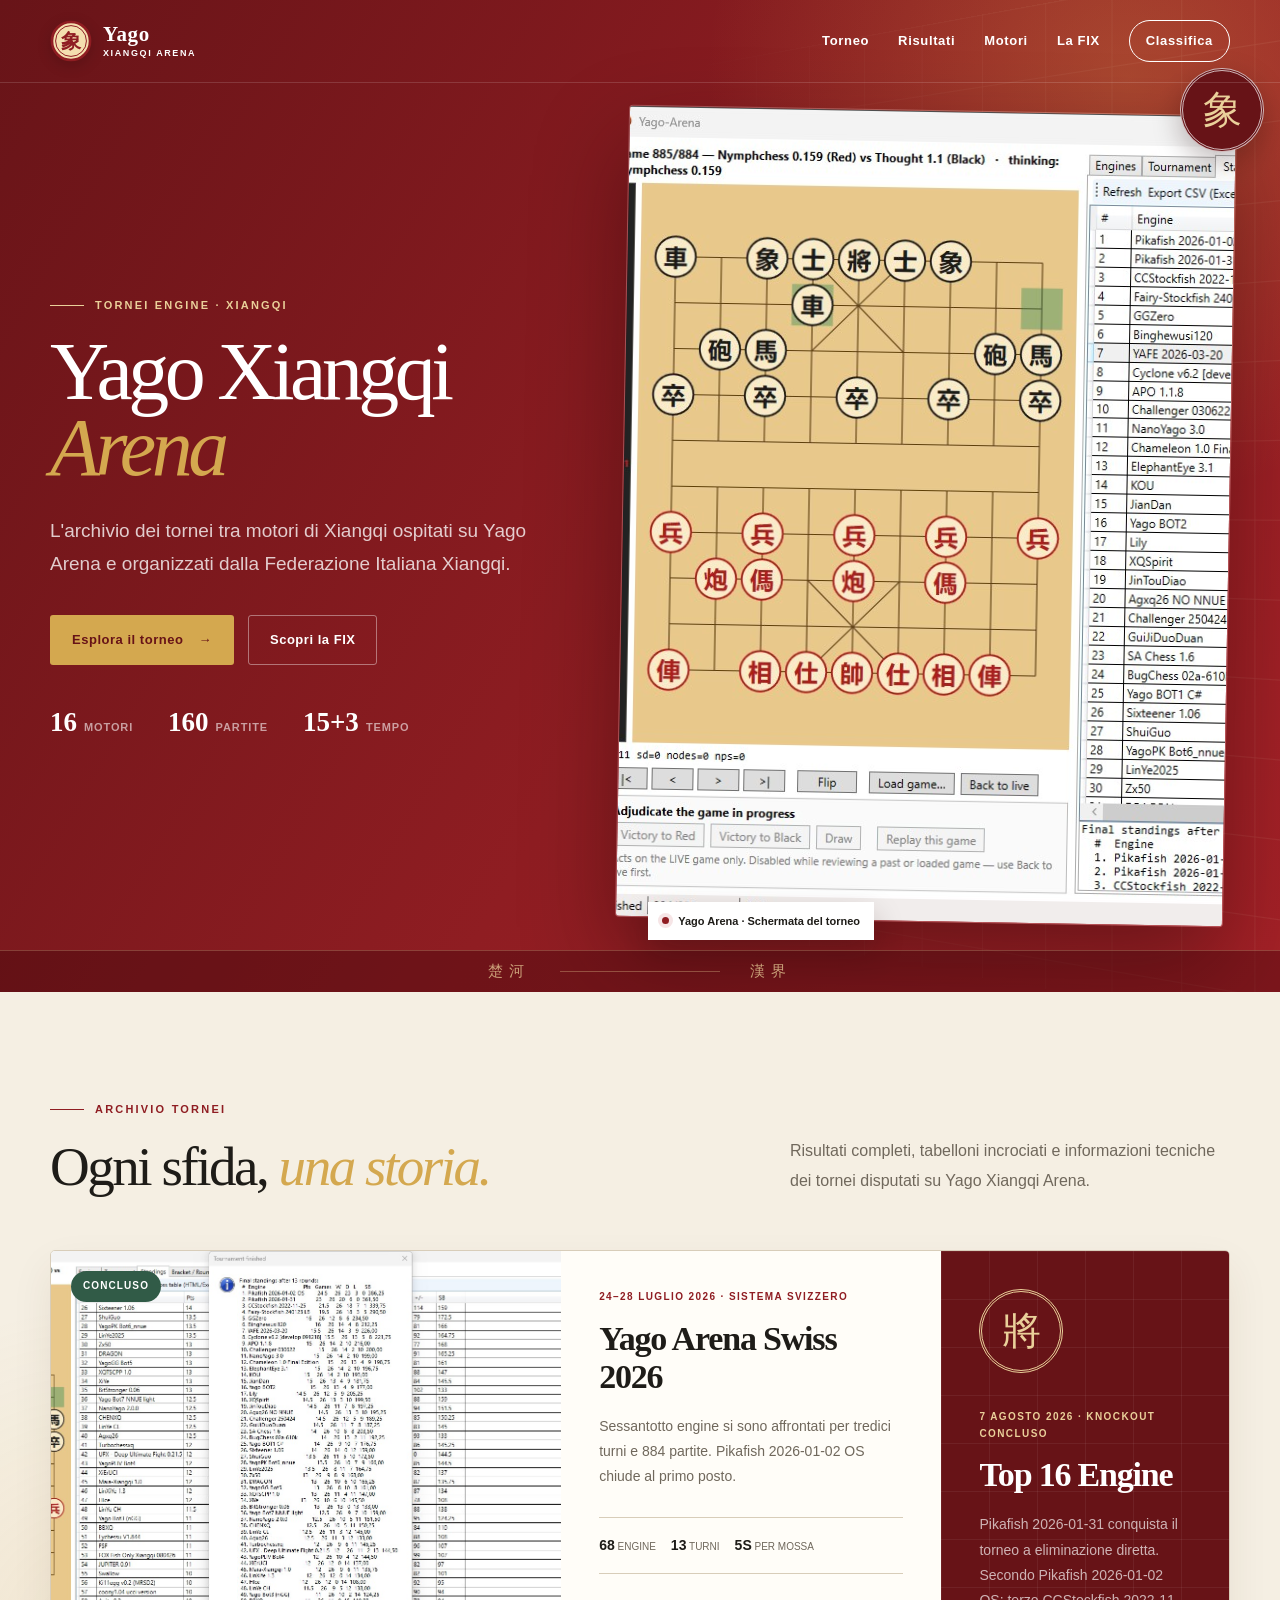
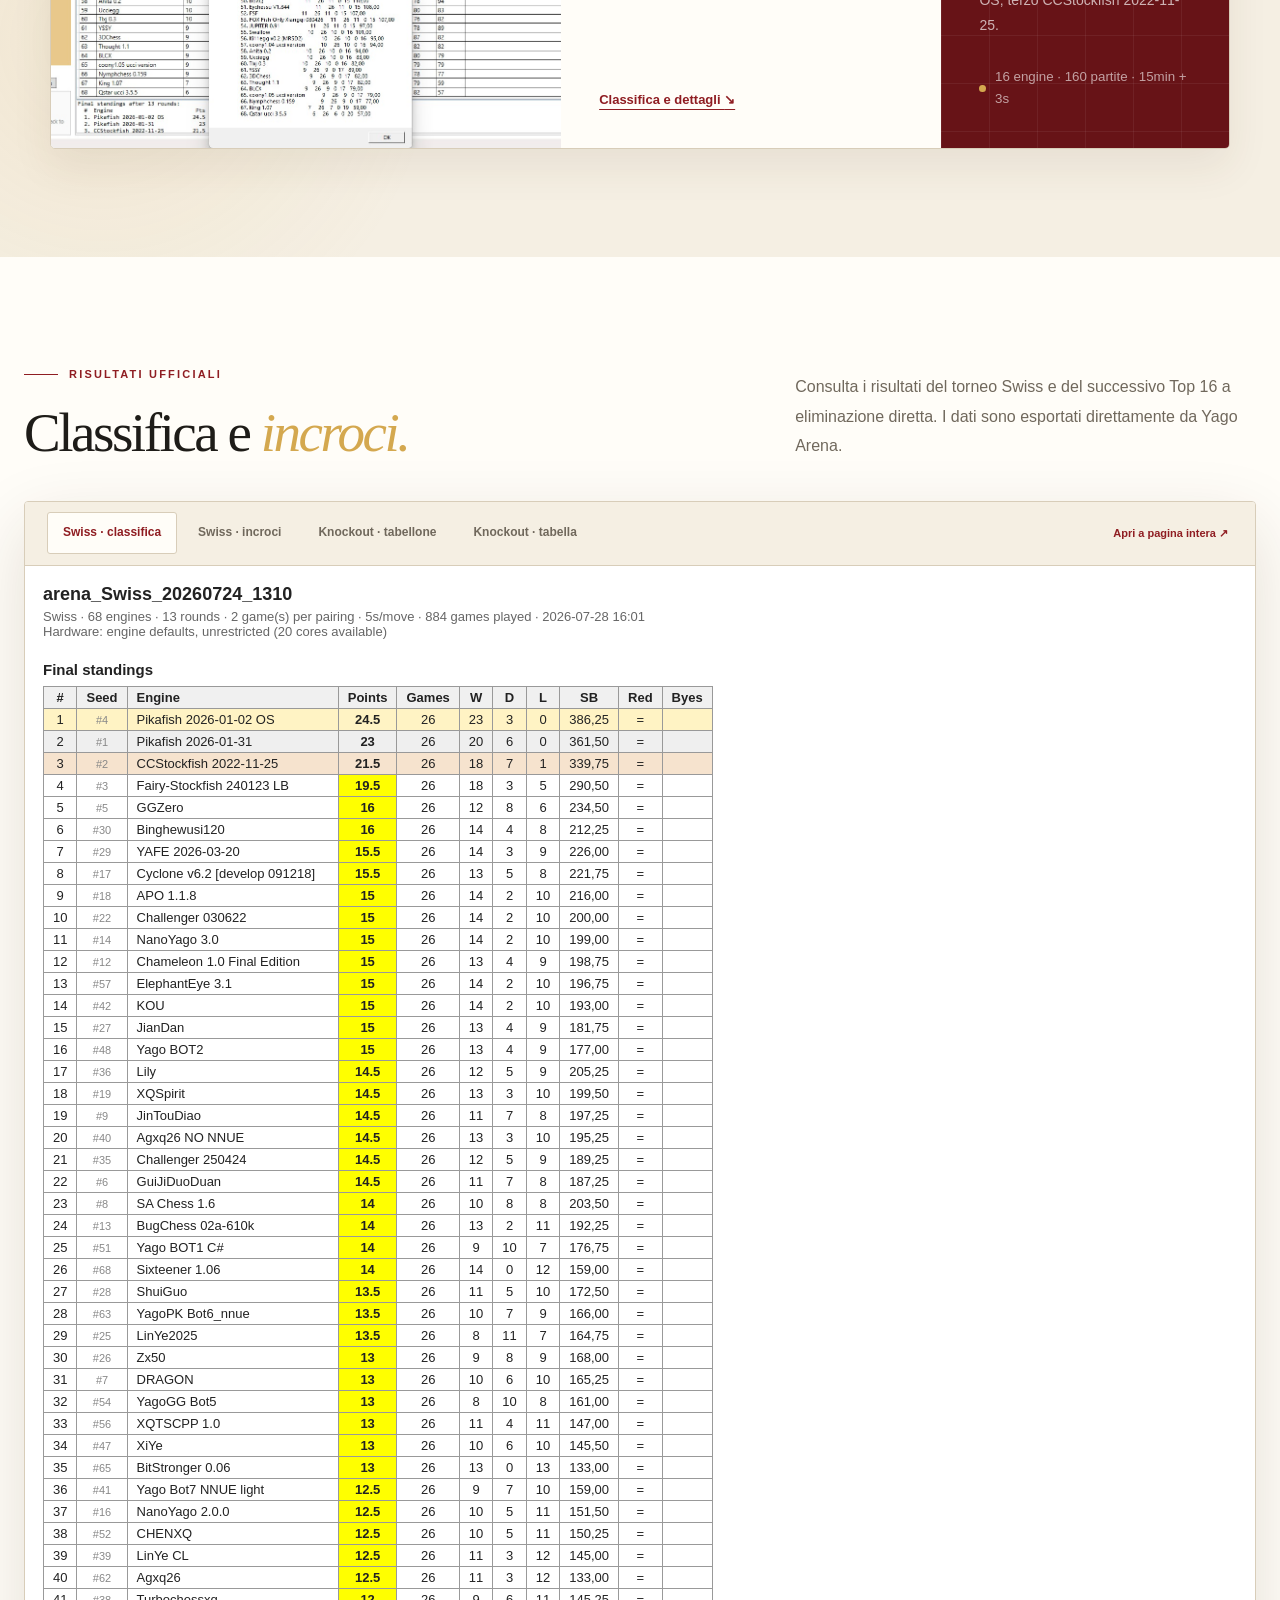
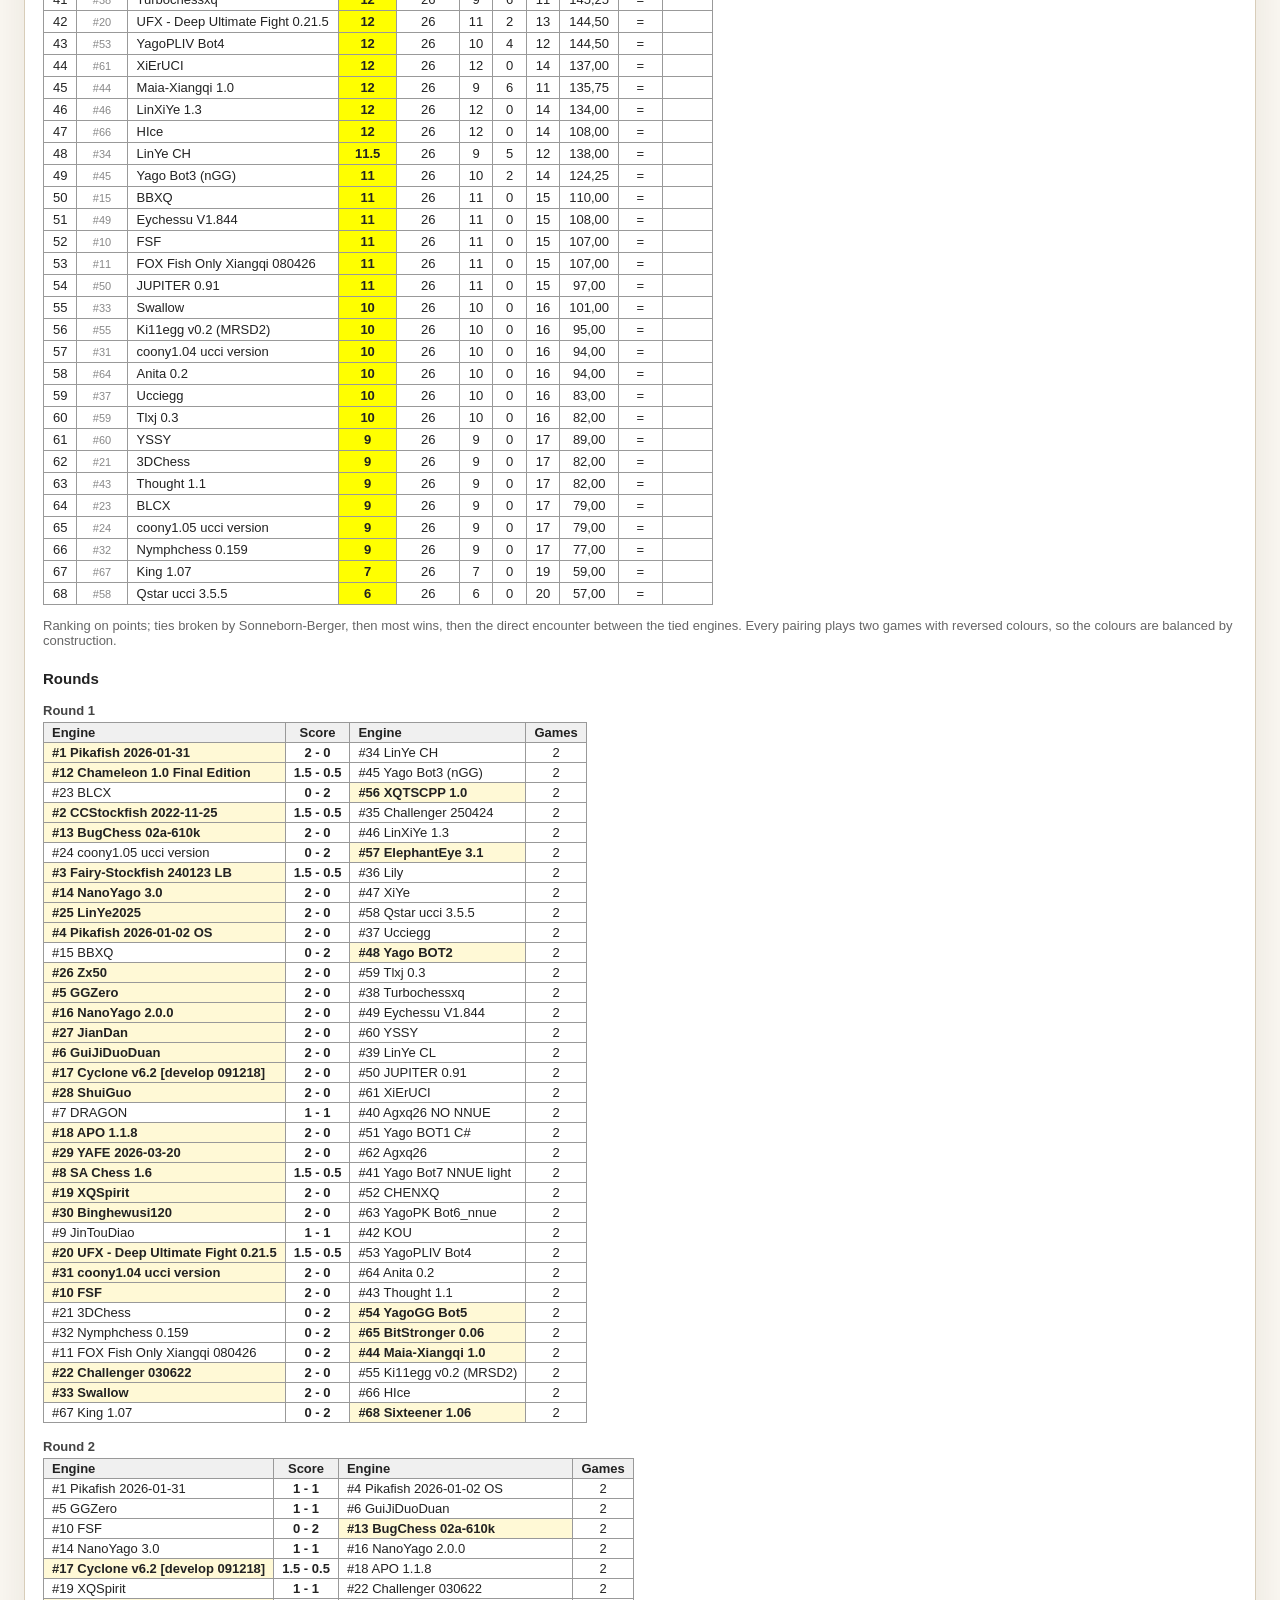
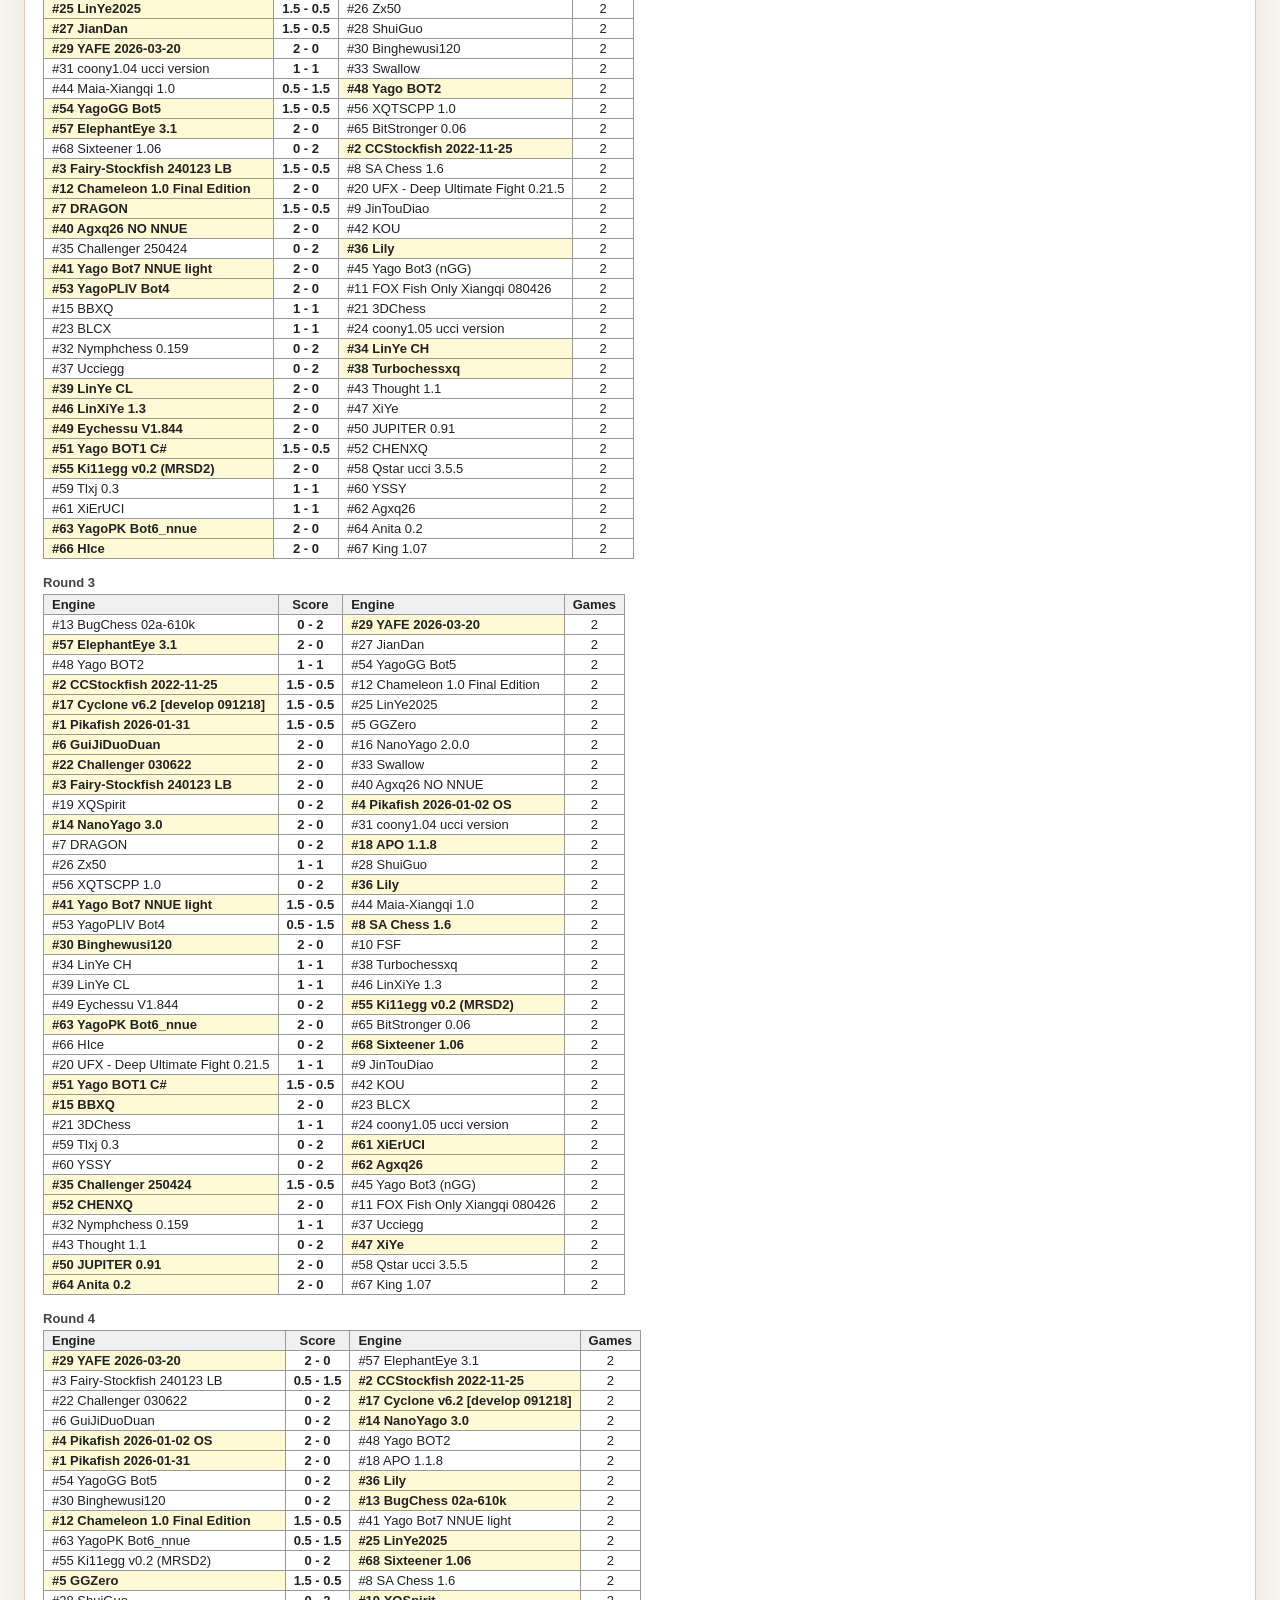
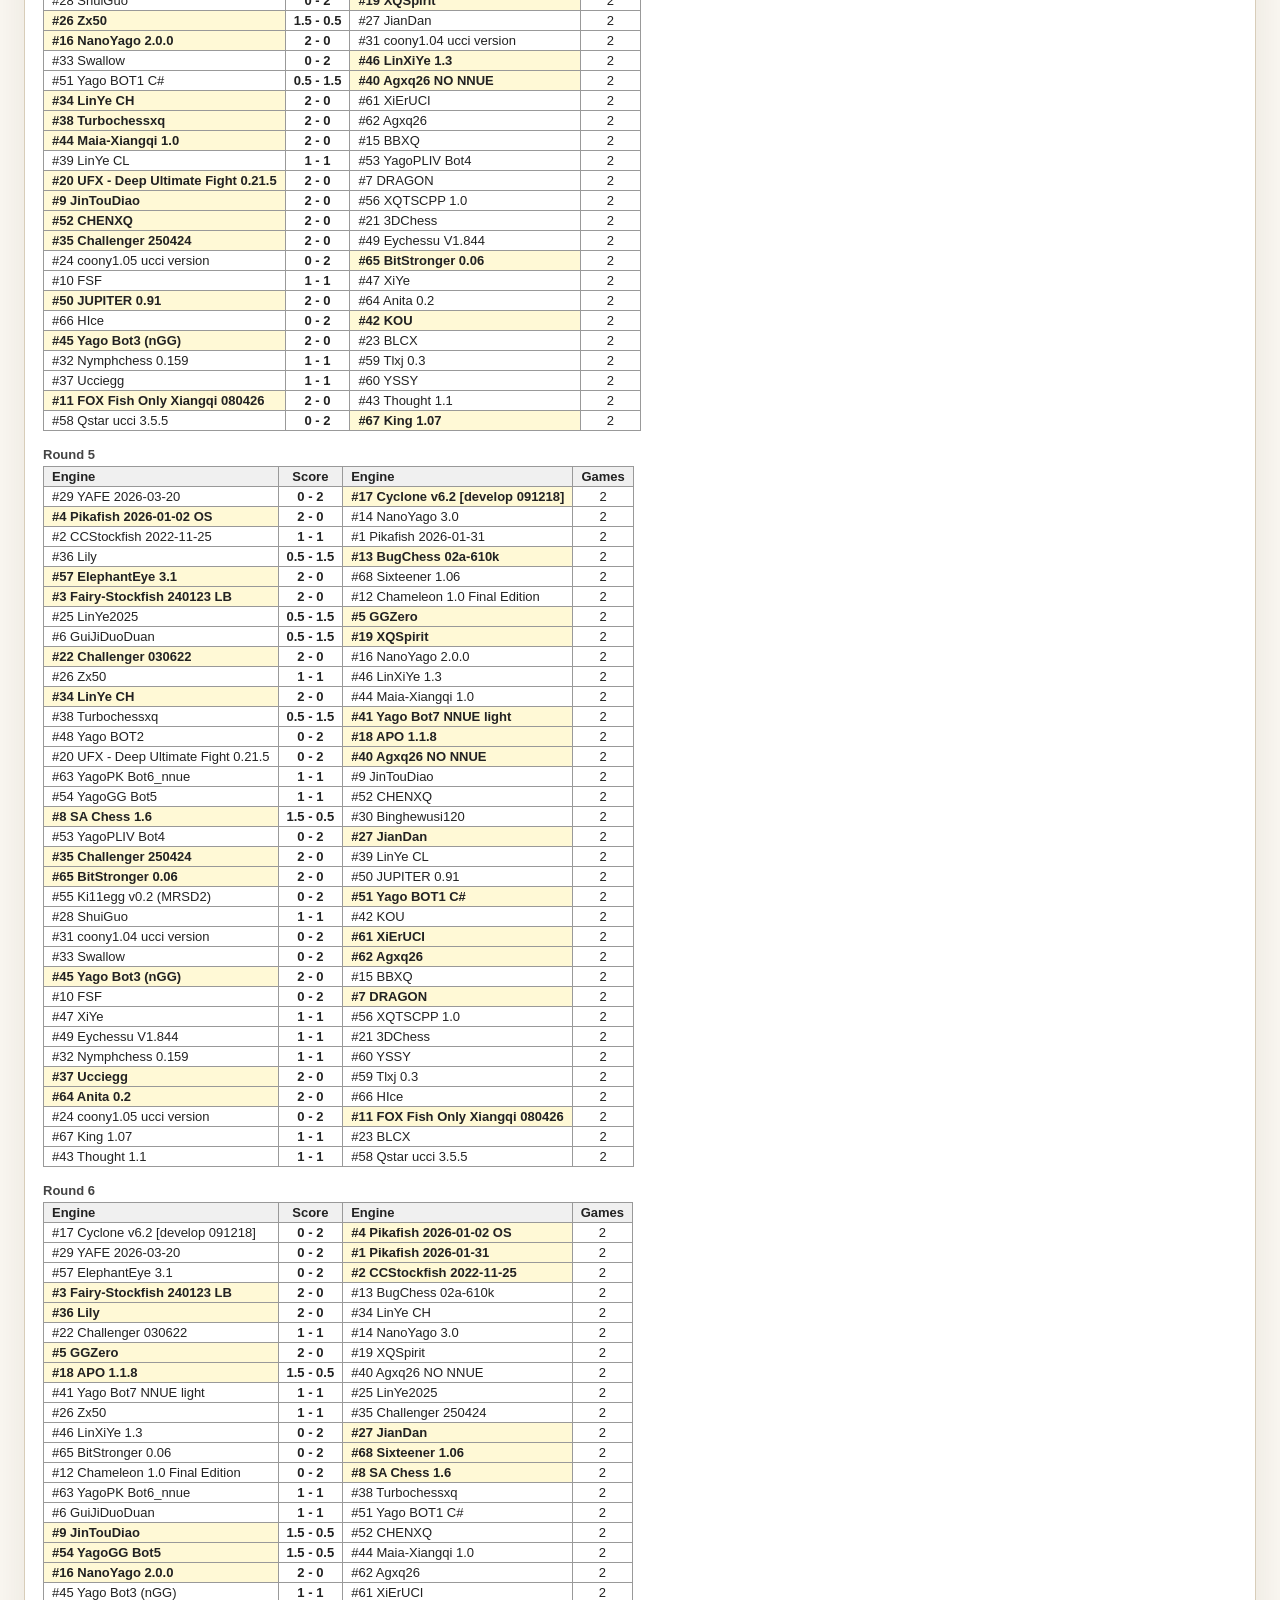
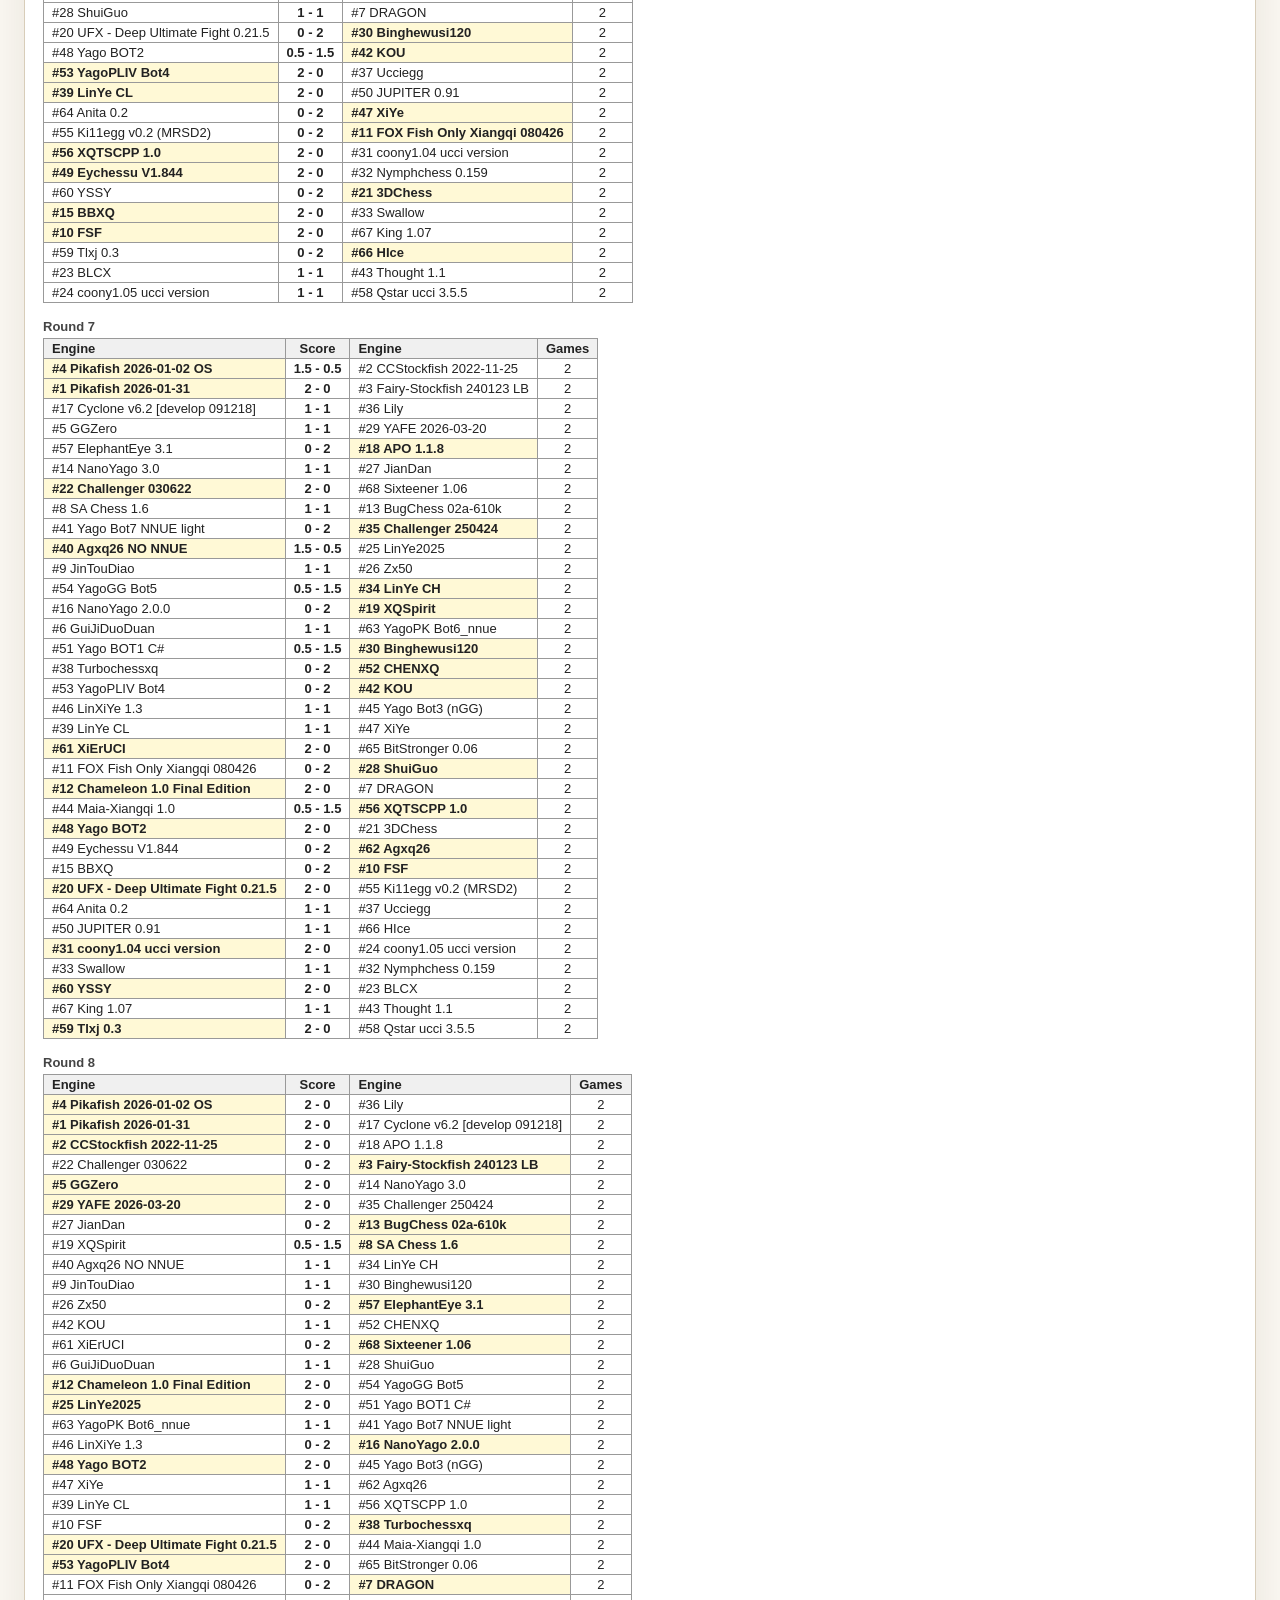
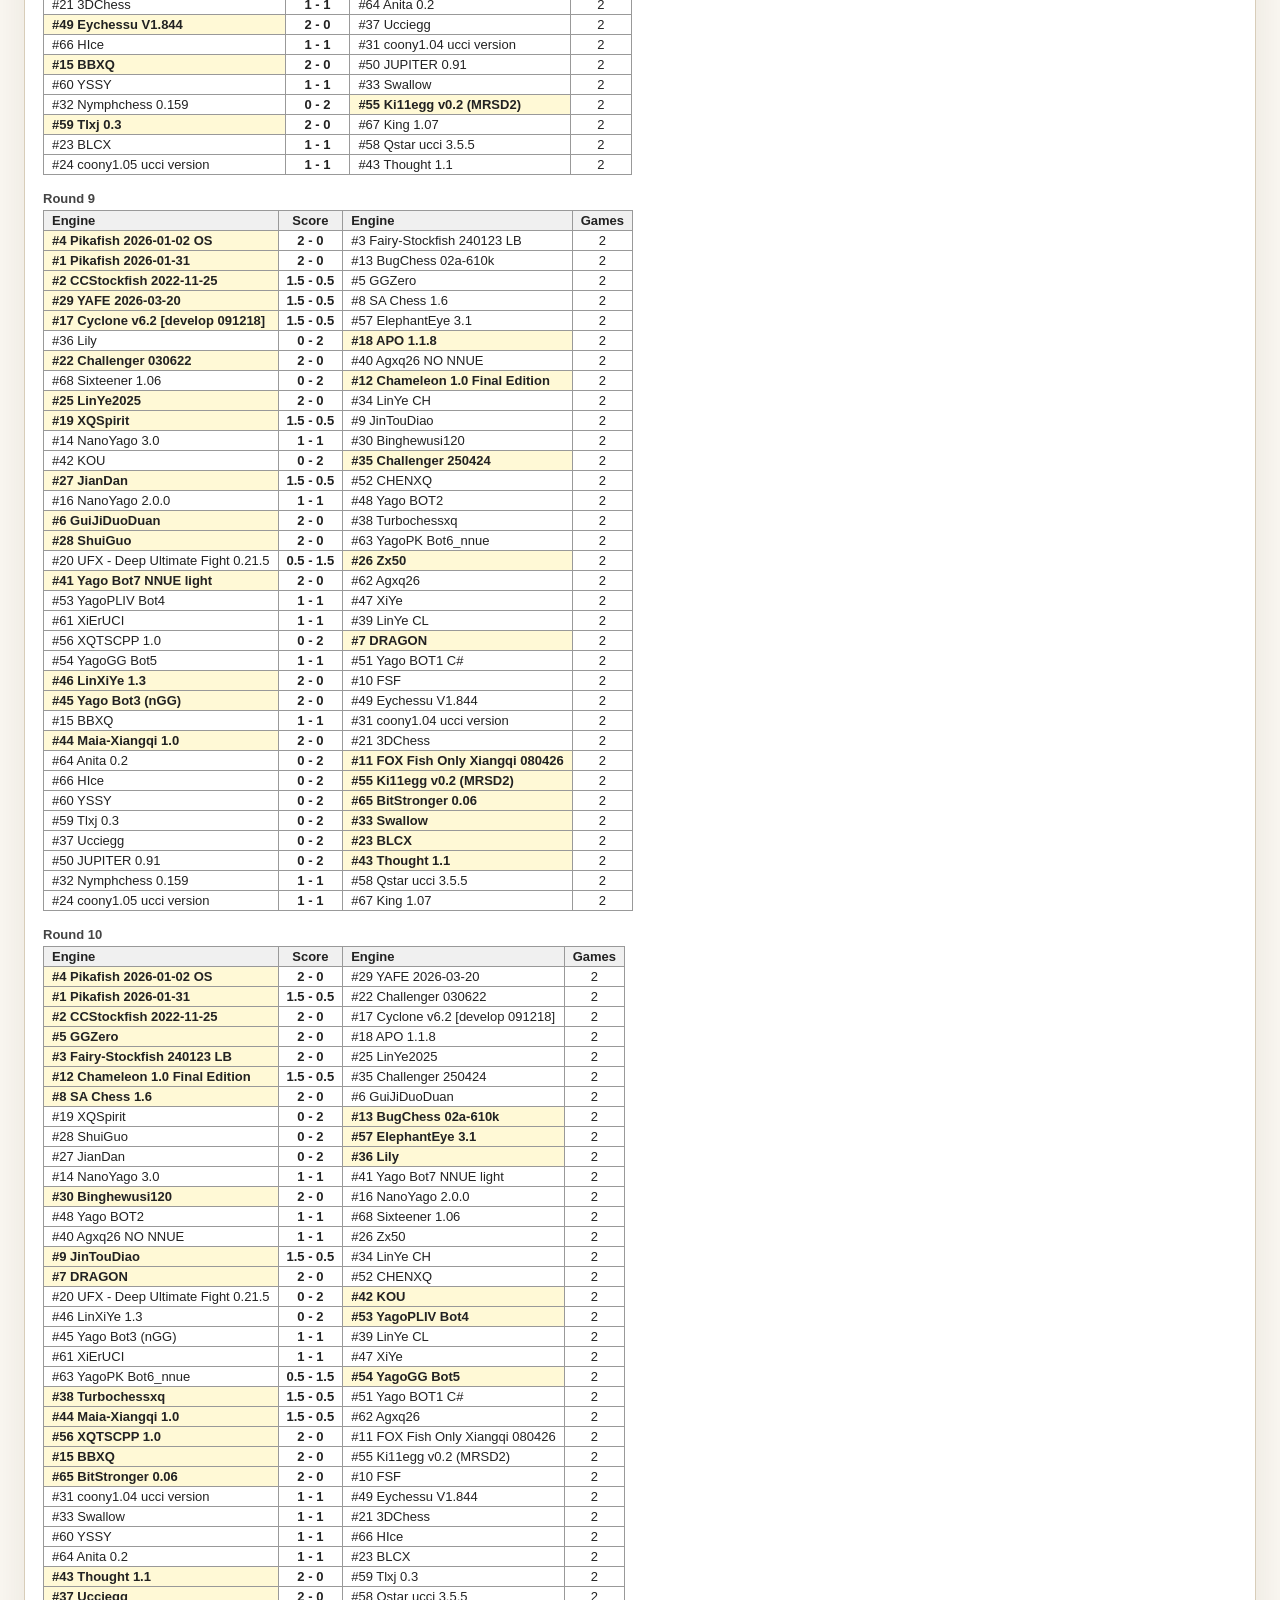
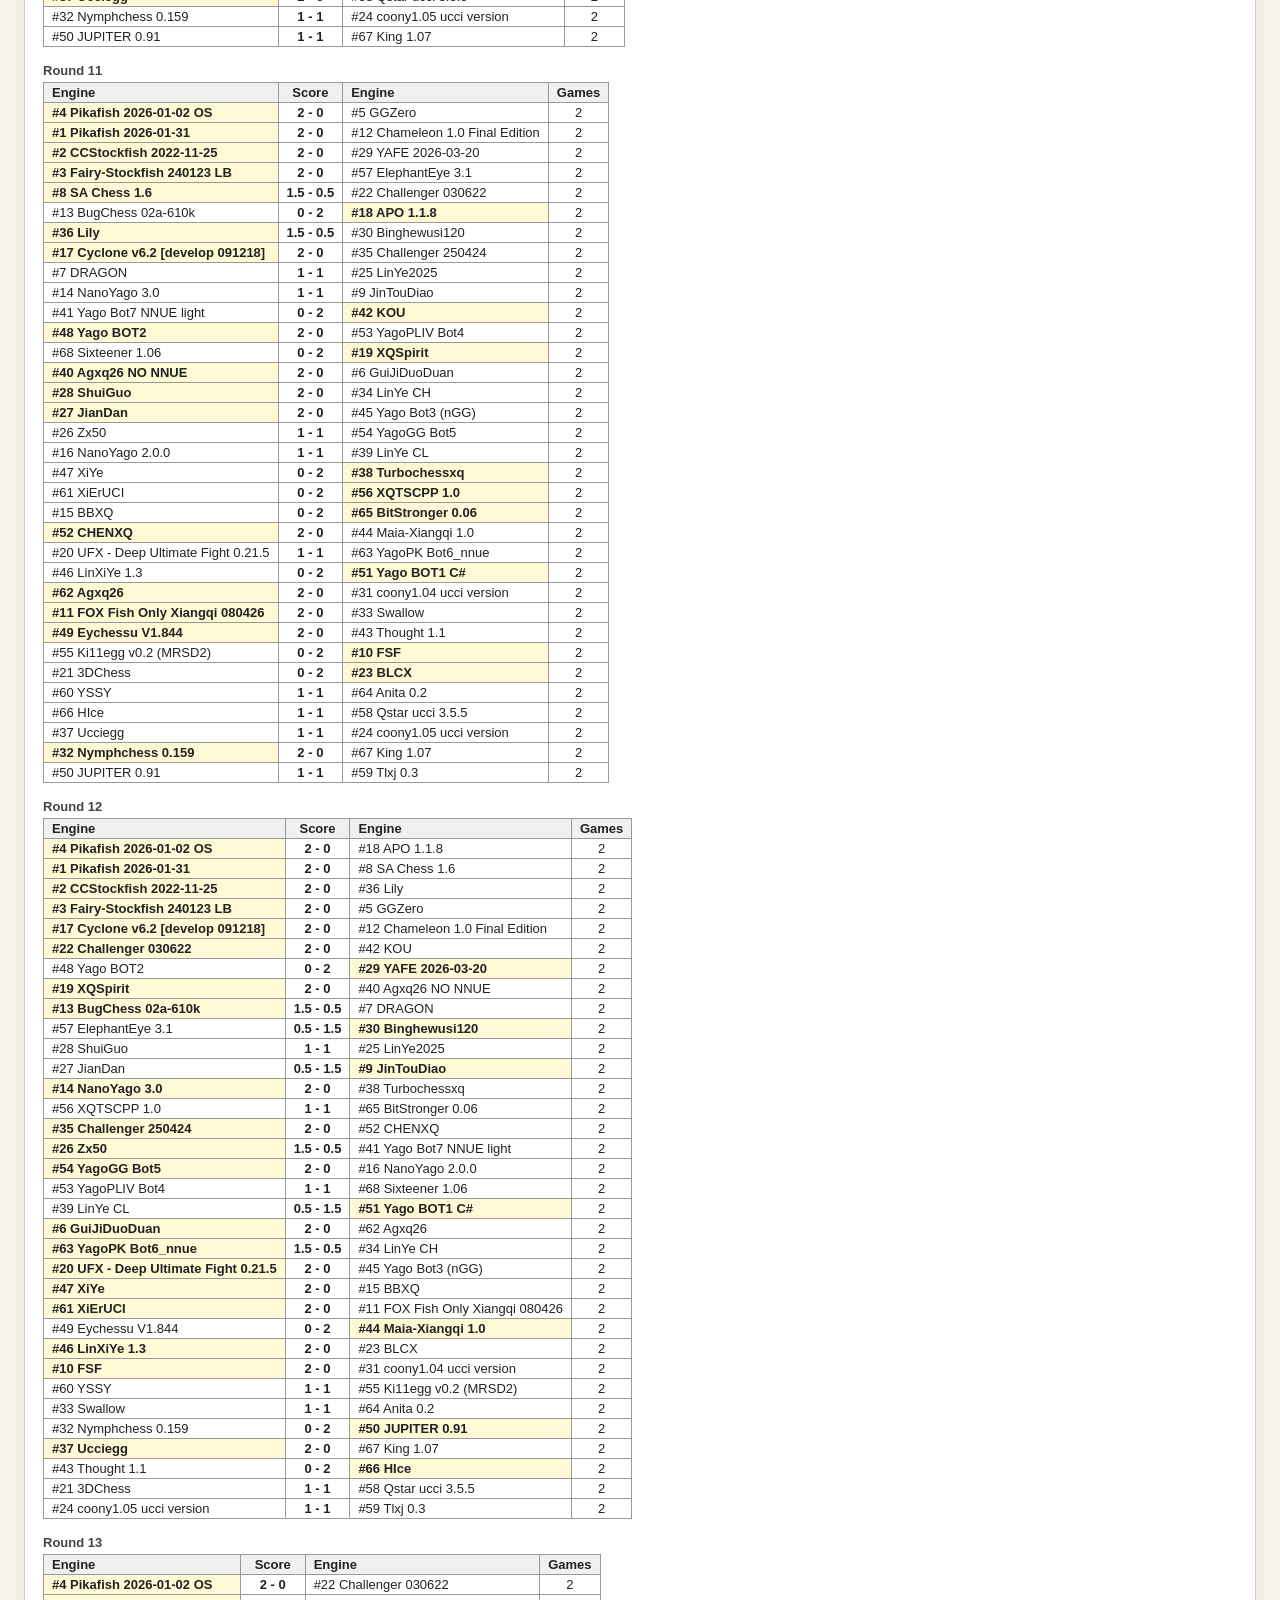
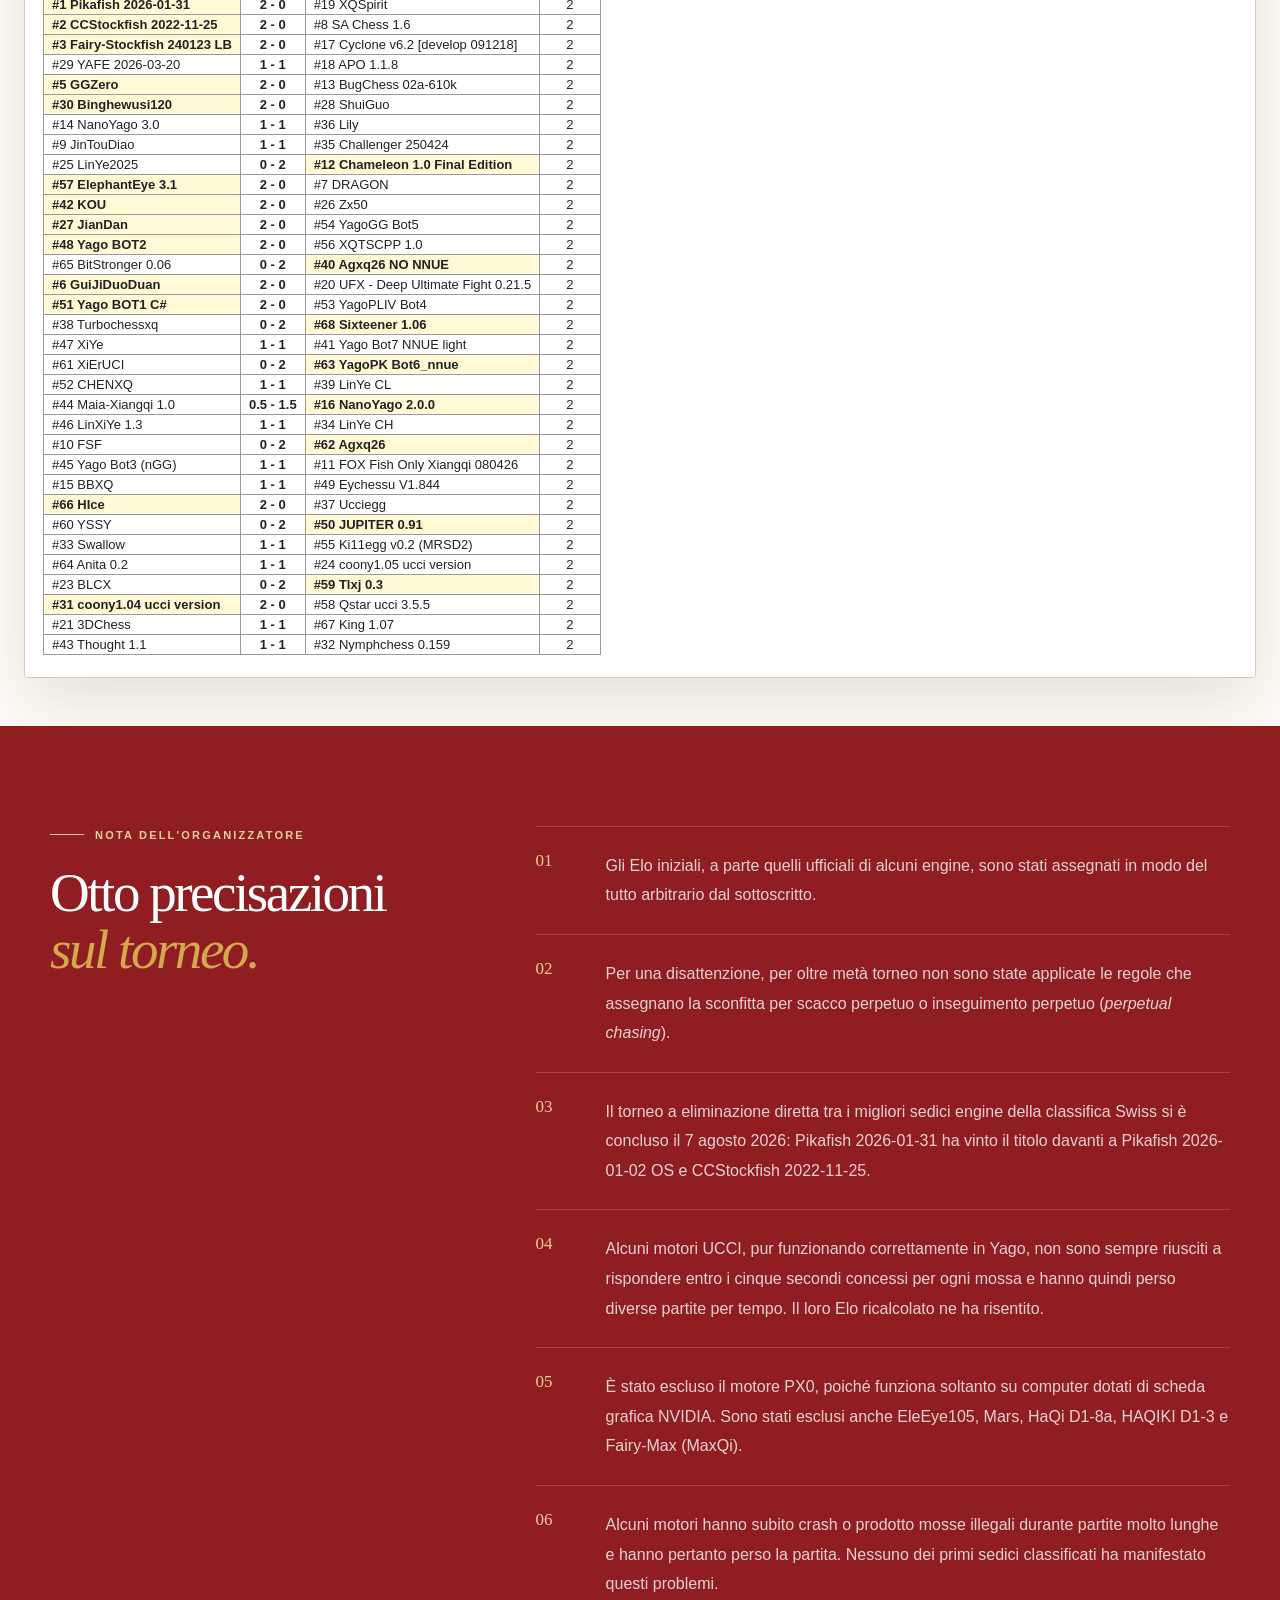
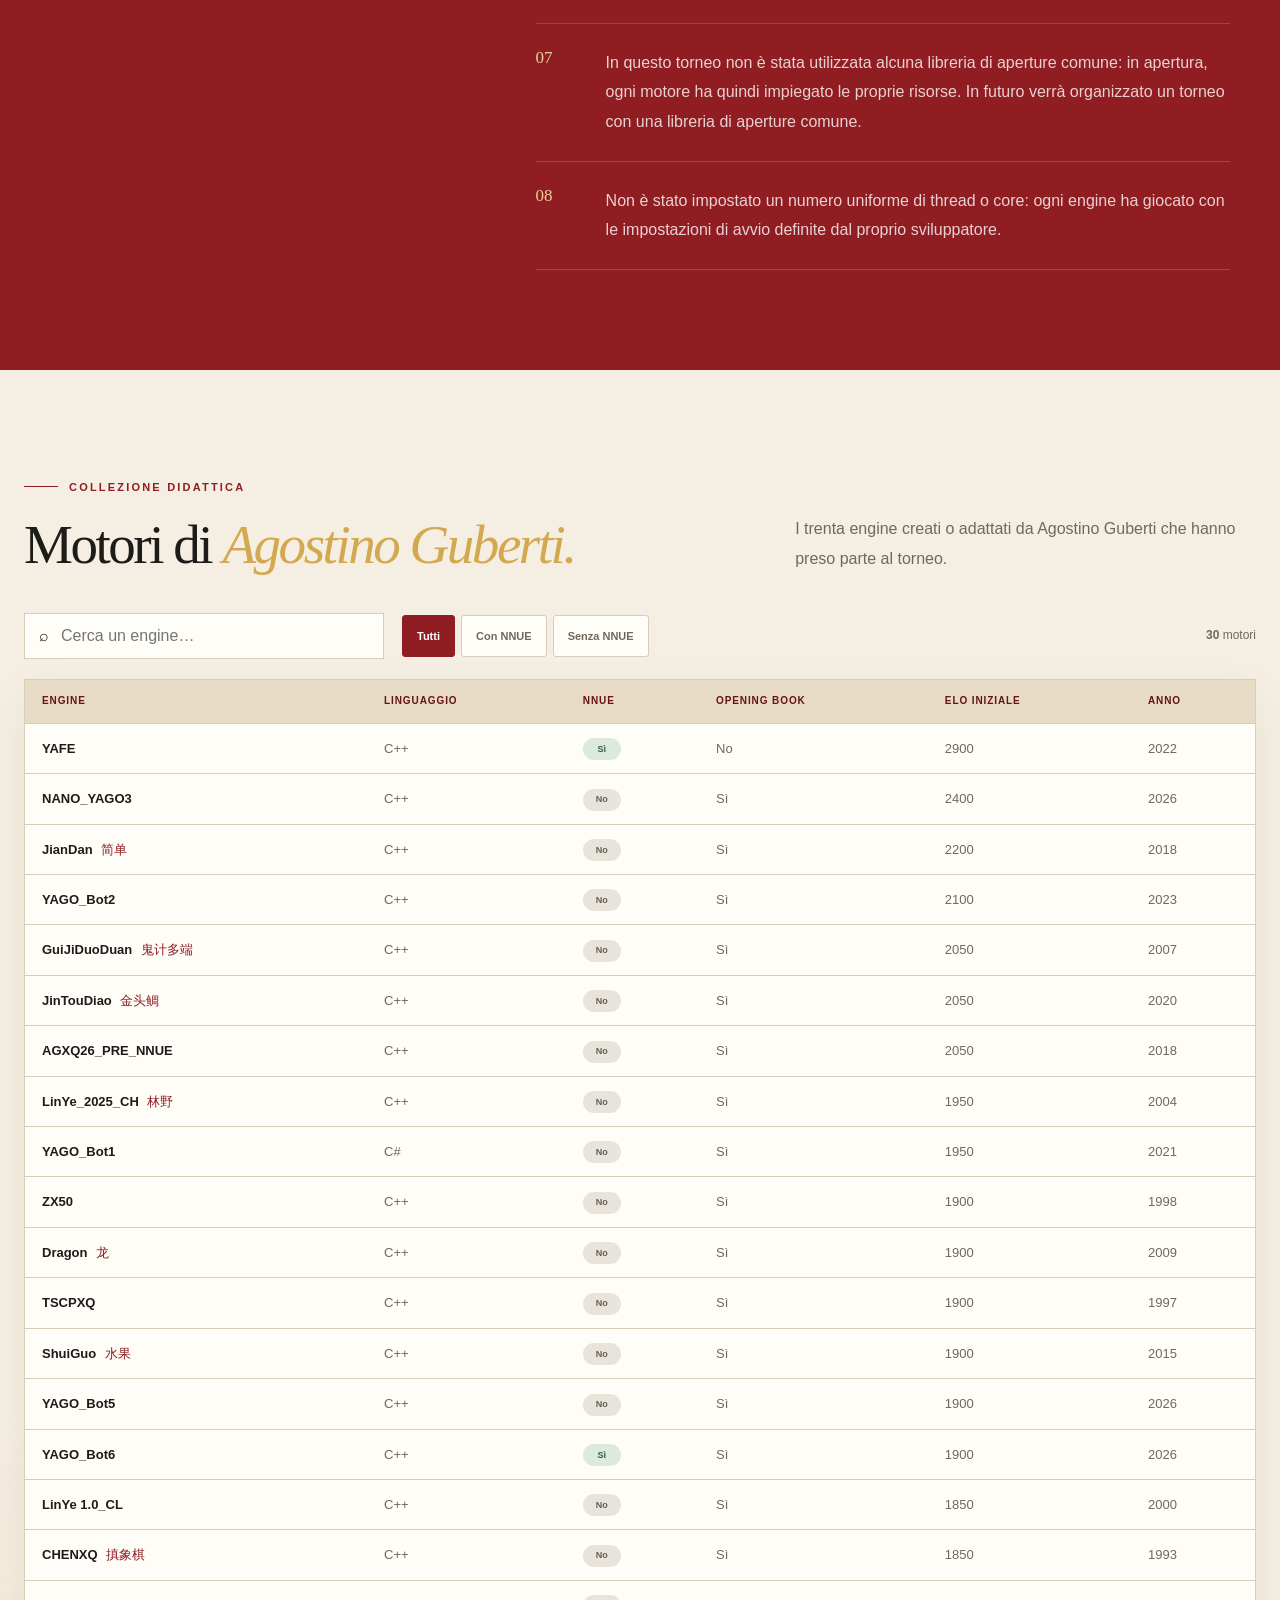
<file: index.html>
<!doctype html>
<html lang="it">
  <head>
    <meta charset="utf-8">
    <meta name="viewport" content="width=device-width, initial-scale=1">
    <meta name="description" content="Yago Xiangqi Arena: classifiche e archivio dei tornei tra motori di Xiangqi organizzati dalla Federazione Italiana Xiangqi.">
    <meta name="theme-color" content="#8f1d22">
    <meta property="og:title" content="Yago Xiangqi Arena">
    <meta property="og:description" content="Tornei tra motori di Xiangqi organizzati dalla Federazione Italiana Xiangqi.">
    <meta property="og:type" content="website">
    <meta property="og:image" content="https://agogugu.github.io/Yago_Arena/assets/images/yago-arena-live.jpg">
    <title>Yago Xiangqi Arena</title>
    <link rel="icon" href="favicon.svg" type="image/svg+xml">
    <link rel="manifest" href="site.webmanifest">
    <link rel="stylesheet" href="assets/css/style.css">
    <script src="assets/js/site.js" defer></script>
  </head>
  <body>
    <a class="skip-link" href="#contenuto">Vai al contenuto</a>

    <header class="site-header" data-header>
      <div class="container nav-wrap">
        <a class="brand" href="#top" aria-label="Yago Xiangqi Arena, homepage">
          <img src="favicon.svg" alt="" width="42" height="42">
          <span><strong>Yago</strong><small>Xiangqi Arena</small></span>
        </a>
        <button class="nav-toggle" type="button" aria-expanded="false" aria-controls="main-nav" data-nav-toggle>
          <span class="sr-only">Apri il menu</span>
          <i></i><i></i><i></i>
        </button>
        <nav class="main-nav" id="main-nav" aria-label="Navigazione principale" data-nav>
          <a href="#torneo">Torneo</a>
          <a href="#risultati">Risultati</a>
          <a href="#motori">Motori</a>
          <a href="#fix">La FIX</a>
          <a class="nav-cta" href="#risultati">Classifica</a>
        </nav>
      </div>
    </header>

    <main id="contenuto">
      <section class="hero" id="top">
        <div class="board-pattern" aria-hidden="true"></div>
        <div class="container hero-grid">
          <div class="hero-copy" data-reveal>
            <p class="eyebrow"><span></span>Tornei engine · Xiangqi</p>
            <h1>Yago Xiangqi <em>Arena</em></h1>
            <p class="hero-lead">
              L'archivio dei tornei tra motori di Xiangqi ospitati su Yago Arena
              e organizzati dalla Federazione Italiana Xiangqi.
            </p>
            <div class="hero-actions">
              <a class="button button-gold" href="#risultati">Esplora il torneo <b aria-hidden="true">→</b></a>
              <a class="button button-outline" href="#fix">Scopri la FIX</a>
            </div>
            <dl class="hero-stats" aria-label="Statistiche dell'ultimo torneo">
              <div><dt>68</dt><dd>motori</dd></div>
              <div><dt>13</dt><dd>turni</dd></div>
              <div><dt>884</dt><dd>partite</dd></div>
            </dl>
          </div>
          <figure class="hero-media" data-reveal>
            <img src="assets/images/yago-arena-live.jpg" alt="Yago Arena durante il torneo Swiss, con scacchiera e classifica dei motori" width="1917" height="812">
            <figcaption><span aria-hidden="true"></span>Yago Arena · Schermata del torneo</figcaption>
            <div class="piece" aria-hidden="true">象</div>
          </figure>
        </div>
        <div class="river" aria-hidden="true"><span>楚河</span><i></i><span>漢界</span></div>
      </section>

      <section class="section intro-section" id="torneo">
        <div class="container">
          <div class="section-heading" data-reveal>
            <div>
              <p class="eyebrow red"><span></span>Archivio tornei</p>
              <h2>Ogni sfida, <em>una storia.</em></h2>
            </div>
            <p>
              Risultati completi, tabelloni incrociati e informazioni tecniche
              dei tornei disputati su Yago Xiangqi Arena.
            </p>
          </div>

          <article class="tournament-card" data-reveal>
            <div class="tournament-photo">
              <img src="assets/images/yago-arena-finale.jpg" alt="Classifica finale del torneo Swiss in Yago Arena" loading="lazy" width="1919" height="1029">
              <span class="status">Concluso</span>
            </div>
            <div class="tournament-copy">
              <p class="kicker">24–28 luglio 2026 · Sistema svizzero</p>
              <h3>Yago Arena Swiss 2026</h3>
              <p>
                Sessantotto engine si sono affrontati per tredici turni e 884
                partite. Pikafish 2026-01-02 OS chiude al primo posto.
              </p>
              <ul>
                <li><strong>68</strong> engine</li>
                <li><strong>13</strong> turni</li>
                <li><strong>5s</strong> per mossa</li>
              </ul>
              <a href="#risultati">Classifica e dettagli <span aria-hidden="true">↘</span></a>
            </div>
            <aside class="next-card">
              <div class="next-piece" aria-hidden="true">將</div>
              <p class="kicker">Prossimamente · Knockout</p>
              <h3>Top 16 Engine</h3>
              <p>I migliori sedici motori della classifica Swiss si affronteranno a eliminazione diretta.</p>
              <small><span aria-hidden="true"></span>Nuovo torneo in preparazione</small>
            </aside>
          </article>
        </div>
      </section>

      <section class="section results-section" id="risultati">
        <div class="wide">
          <div class="section-heading compact" data-reveal>
            <div>
              <p class="eyebrow red"><span></span>Risultati ufficiali</p>
              <h2>Classifica e <em>incroci.</em></h2>
            </div>
            <p>
              Passa dalla classifica completa al tabellone incrociato. I dati
              sono esportati direttamente da Yago Arena.
            </p>
          </div>

          <div class="results-viewer" data-results-viewer>
            <div class="results-toolbar">
              <div class="tabs" role="tablist" aria-label="Viste dei risultati">
                <button class="tab is-active" type="button" role="tab" aria-selected="true"
                  data-result-src="swiss_arena_Swiss_20260724_1310.html"
                  data-result-label="Classifica e turni">Classifica e turni</button>
                <button class="tab" type="button" role="tab" aria-selected="false"
                  data-result-src="crosstable_arena_Swiss_20260724_1310.html"
                  data-result-label="Tabellone incrociato">Tabellone incrociato</button>
              </div>
              <a href="swiss_arena_Swiss_20260724_1310.html" target="_blank" rel="noopener" data-open-result>
                Apri a pagina intera <span aria-hidden="true">↗</span>
              </a>
            </div>
            <div class="frame-shell">
              <p class="loading" data-frame-loading>Caricamento risultati…</p>
              <iframe class="results-frame"
                src="swiss_arena_Swiss_20260724_1310.html"
                title="Classifica e turni del torneo Yago Arena Swiss 2026"
                data-results-frame></iframe>
            </div>
          </div>
        </div>
      </section>

      <section class="notes-section" id="note">
        <div class="container notes-grid">
          <div data-reveal>
            <p class="eyebrow light"><span></span>Nota dell'organizzatore</p>
            <h2>Otto precisazioni<br><em>sul torneo.</em></h2>
          </div>
          <ol>
            <li data-reveal>
              <span>01</span>
              <p>Gli Elo iniziali, a parte quelli ufficiali di alcuni engine, sono stati assegnati in modo del tutto arbitrario dal sottoscritto.</p>
            </li>
            <li data-reveal>
              <span>02</span>
              <p>Per una disattenzione, per oltre metà torneo non sono state applicate le regole che assegnano la sconfitta per scacco perpetuo o inseguimento perpetuo (<i>perpetual chasing</i>).</p>
            </li>
            <li data-reveal>
              <span>03</span>
              <p>Tra pochi giorni inizierà un torneo a eliminazione diretta tra i migliori sedici engine classificati.</p>
            </li>
            <li data-reveal>
              <span>04</span>
              <p>Alcuni motori UCCI, pur funzionando correttamente in Yago, non sono sempre riusciti a rispondere entro i cinque secondi concessi per ogni mossa e hanno quindi perso diverse partite per tempo. Il loro Elo ricalcolato ne ha risentito.</p>
            </li>
            <li data-reveal>
              <span>05</span>
              <p>È stato escluso il motore PX0, poiché funziona soltanto su computer dotati di scheda grafica NVIDIA. Sono stati esclusi anche EleEye105, Mars, HaQi D1-8a, HAQIKI D1-3 e Fairy-Max (MaxQi).</p>
            </li>
            <li data-reveal>
              <span>06</span>
              <p>Alcuni motori hanno subito crash o prodotto mosse illegali durante partite molto lunghe e hanno pertanto perso la partita. Nessuno dei primi sedici classificati ha manifestato questi problemi.</p>
            </li>
            <li data-reveal>
              <span>07</span>
              <p>In questo torneo non è stata utilizzata alcuna libreria di aperture comune: in apertura, ogni motore ha quindi impiegato le proprie risorse. In futuro verrà organizzato un torneo con una libreria di aperture comune.</p>
            </li>
            <li data-reveal>
              <span>08</span>
              <p>Non è stato impostato un numero uniforme di thread o core: ogni engine ha giocato con le impostazioni di avvio definite dal proprio sviluppatore.</p>
            </li>
          </ol>
        </div>
      </section>

      <section class="section engines-section" id="motori">
        <div class="wide">
          <div class="section-heading compact" data-reveal>
            <div>
              <p class="eyebrow red"><span></span>Collezione didattica</p>
              <h2>Motori di <em>Agostino Guberti.</em></h2>
            </div>
            <p>I trenta engine creati o adattati da Agostino Guberti che hanno preso parte al torneo.</p>
          </div>

          <div class="engine-tools" data-reveal>
            <label>
              <span aria-hidden="true">⌕</span>
              <span class="sr-only">Cerca un motore</span>
              <input type="search" placeholder="Cerca un engine…" autocomplete="off" data-engine-search>
            </label>
            <div class="filters" aria-label="Filtra per NNUE">
              <button type="button" class="is-active" data-engine-filter="all">Tutti</button>
              <button type="button" data-engine-filter="yes">Con NNUE</button>
              <button type="button" data-engine-filter="no">Senza NNUE</button>
            </div>
            <p><strong data-engine-count>30</strong> motori</p>
          </div>

          <div class="table-shell" data-reveal>
            <table class="engine-table">
              <caption class="sr-only">Motori di Agostino Guberti partecipanti al torneo</caption>
              <thead><tr><th>Engine</th><th>Linguaggio</th><th>NNUE</th><th>Opening book</th><th>Elo iniziale</th><th>Anno</th></tr></thead>
              <tbody data-engine-body>
                <tr data-nnue="yes"><td><strong>YAFE</strong></td><td>C++</td><td><span class="tag yes">Sì</span></td><td>No</td><td>2900</td><td>2022</td></tr>
                <tr data-nnue="no"><td><strong>NANO_YAGO3</strong></td><td>C++</td><td><span class="tag">No</span></td><td>Sì</td><td>2400</td><td>2026</td></tr>
                <tr data-nnue="no"><td><strong>JianDan</strong> <small>简单</small></td><td>C++</td><td><span class="tag">No</span></td><td>Sì</td><td>2200</td><td>2018</td></tr>
                <tr data-nnue="no"><td><strong>YAGO_Bot2</strong></td><td>C++</td><td><span class="tag">No</span></td><td>Sì</td><td>2100</td><td>2023</td></tr>
                <tr data-nnue="no"><td><strong>GuiJiDuoDuan</strong> <small>鬼计多端</small></td><td>C++</td><td><span class="tag">No</span></td><td>Sì</td><td>2050</td><td>2007</td></tr>
                <tr data-nnue="no"><td><strong>JinTouDiao</strong> <small>金头鲷</small></td><td>C++</td><td><span class="tag">No</span></td><td>Sì</td><td>2050</td><td>2020</td></tr>
                <tr data-nnue="no"><td><strong>AGXQ26_PRE_NNUE</strong></td><td>C++</td><td><span class="tag">No</span></td><td>Sì</td><td>2050</td><td>2018</td></tr>
                <tr data-nnue="no"><td><strong>LinYe_2025_CH</strong> <small>林野</small></td><td>C++</td><td><span class="tag">No</span></td><td>Sì</td><td>1950</td><td>2004</td></tr>
                <tr data-nnue="no"><td><strong>YAGO_Bot1</strong></td><td>C#</td><td><span class="tag">No</span></td><td>Sì</td><td>1950</td><td>2021</td></tr>
                <tr data-nnue="no"><td><strong>ZX50</strong></td><td>C++</td><td><span class="tag">No</span></td><td>Sì</td><td>1900</td><td>1998</td></tr>
                <tr data-nnue="no"><td><strong>Dragon</strong> <small>龙</small></td><td>C++</td><td><span class="tag">No</span></td><td>Sì</td><td>1900</td><td>2009</td></tr>
                <tr data-nnue="no"><td><strong>TSCPXQ</strong></td><td>C++</td><td><span class="tag">No</span></td><td>Sì</td><td>1900</td><td>1997</td></tr>
                <tr data-nnue="no"><td><strong>ShuiGuo</strong> <small>水果</small></td><td>C++</td><td><span class="tag">No</span></td><td>Sì</td><td>1900</td><td>2015</td></tr>
                <tr data-nnue="no"><td><strong>YAGO_Bot5</strong></td><td>C++</td><td><span class="tag">No</span></td><td>Sì</td><td>1900</td><td>2026</td></tr>
                <tr data-nnue="yes"><td><strong>YAGO_Bot6</strong></td><td>C++</td><td><span class="tag yes">Sì</span></td><td>Sì</td><td>1900</td><td>2026</td></tr>
                <tr data-nnue="no"><td><strong>LinYe 1.0_CL</strong></td><td>C++</td><td><span class="tag">No</span></td><td>Sì</td><td>1850</td><td>2000</td></tr>
                <tr data-nnue="no"><td><strong>CHENXQ</strong> <small>搷象棋</small></td><td>C++</td><td><span class="tag">No</span></td><td>Sì</td><td>1850</td><td>1993</td></tr>
                <tr data-nnue="no"><td><strong>NANO_YAGO2</strong></td><td>C++</td><td><span class="tag">No</span></td><td>Sì</td><td>1850</td><td>2025</td></tr>
                <tr data-nnue="yes"><td><strong>YAGO_Bot7</strong></td><td>C++</td><td><span class="tag yes">Sì</span></td><td>No</td><td>1850</td><td>2026</td></tr>
                <tr data-nnue="no"><td><strong>XiYe</strong> <small>西野</small></td><td>C++</td><td><span class="tag">No</span></td><td>Sì</td><td>1800</td><td>1999</td></tr>
                <tr data-nnue="yes"><td><strong>AGXQ26</strong></td><td>C++</td><td><span class="tag yes">Sì</span></td><td>No</td><td>1800</td><td>2021</td></tr>
                <tr data-nnue="bin"><td><strong>MAIA-Xiangqi</strong></td><td>C++</td><td><span class="tag bin">BIN</span></td><td>Sì</td><td>1750</td><td>2020</td></tr>
                <tr data-nnue="no"><td><strong>XiEr</strong> <small>西儿</small></td><td>C++</td><td><span class="tag">No</span></td><td>No</td><td>1750</td><td>2002</td></tr>
                <tr data-nnue="no"><td><strong>LinXiYe 1.3</strong> <small>林西野</small></td><td>C++</td><td><span class="tag">No</span></td><td>Sì</td><td>1750</td><td>2000</td></tr>
                <tr data-nnue="no"><td><strong>TURBOXQ</strong> <small>喘振象棋</small></td><td>C++</td><td><span class="tag">No</span></td><td>Sì</td><td>1750</td><td>1985</td></tr>
                <tr data-nnue="no"><td><strong>YAGO_Bot4</strong></td><td>C++</td><td><span class="tag">No</span></td><td>Sì</td><td>1750</td><td>2025</td></tr>
                <tr data-nnue="no"><td><strong>LinYe 1.1_CH</strong></td><td>C++</td><td><span class="tag">No</span></td><td>Sì</td><td>1450</td><td>1991</td></tr>
                <tr data-nnue="no"><td><strong>FSF</strong> <small>仙子鱼</small></td><td>C++</td><td><span class="tag">No</span></td><td>No</td><td>1350</td><td>2008</td></tr>
                <tr data-nnue="yes"><td><strong>FOX</strong> <small>狐狸</small></td><td>C++</td><td><span class="tag yes">Sì</span></td><td>No</td><td>1350</td><td>2024</td></tr>
                <tr data-nnue="no"><td><strong>YAGO_Bot3</strong></td><td>C++</td><td><span class="tag">No</span></td><td>Sì</td><td>1350</td><td>2024</td></tr>
              </tbody>
            </table>
            <p class="no-results" hidden data-no-engines>Nessun motore corrisponde alla ricerca.</p>
          </div>
          <div class="legend"><p><span class="tag bin">BIN</span> Rete neurale distribuita come file binario.</p><p>Gli Elo riportati sono quelli iniziali del torneo.</p></div>
        </div>
      </section>

      <section class="fix-section" id="fix">
        <div class="container fix-grid">
          <div data-reveal>
            <p class="eyebrow red"><span></span>Federazione Italiana Xiangqi</p>
            <h2>Scopri, gioca, <em>partecipa.</em></h2>
            <p>Segui la FIX per video, aggiornamenti, risorse e attività dedicate allo Xiangqi in Italia.</p>
          </div>
          <div class="links" data-reveal>
            <a href="https://fix-xiangqi.pages.dev/" target="_blank" rel="noopener"><b>官</b><span><strong>Sito FIX</strong><small>Portale della federazione</small></span><i>↗</i></a>
            <a href="https://italianxiangqi.wordpress.com/" target="_blank" rel="noopener"><b>文</b><span><strong>Italian Xiangqi</strong><small>Articoli e notizie</small></span><i>↗</i></a>
            <a href="https://www.youtube.com/@XiangQiFIX-ggxq" target="_blank" rel="noopener"><b>▶</b><span><strong>YouTube FIX</strong><small>Video e partite</small></span><i>↗</i></a>
            <a href="https://www.youtube.com/channel/UCrrZeu7l1tmBrwS25Hf4sgw" target="_blank" rel="noopener"><b>影</b><span><strong>Canale video</strong><small>Archivio YouTube</small></span><i>↗</i></a>
            <a href="https://apps.microsoft.com/store/detail/9ND4VM8R4LNP?cid=DevShareMCLPCS" target="_blank" rel="noopener"><b>棋</b><span><strong>Yago Classic</strong><small>Disponibile su Microsoft Store</small></span><i>↗</i></a>
            <a href="mailto:fixiangqi@hotmail.it"><b>@</b><span><strong>Contatta la FIX</strong><small>fixiangqi@hotmail.it</small></span><i>→</i></a>
          </div>
        </div>
      </section>
    </main>

    <footer>
      <div class="container footer-grid">
        <a class="brand" href="#top"><img src="favicon.svg" alt="" width="38" height="38"><span><strong>Yago</strong><small>Xiangqi Arena</small></span></a>
        <p>Tornei engine organizzati dalla Federazione Italiana Xiangqi.</p>
        <p>© <span data-year>2026</span> Yago Xiangqi Arena</p>
      </div>
    </footer>
  </body>
</html>
</file>
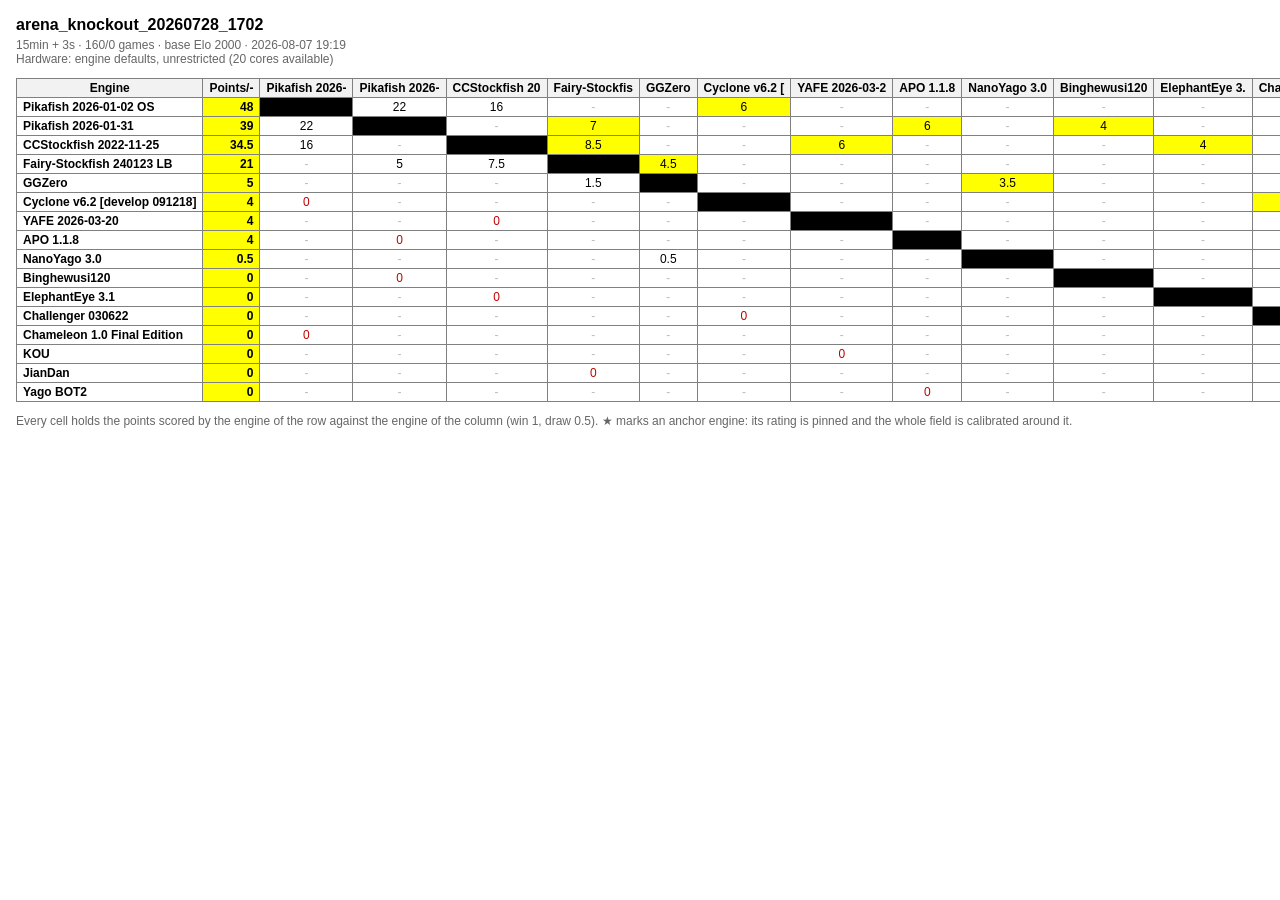
<file: crosstable_arena_knockout_20260728_1702.html>
<!DOCTYPE html><html><head><meta charset='utf-8'>
<title>arena_knockout_20260728_1702</title>
<style>
 body{font-family:Calibri,Segoe UI,Arial,sans-serif;font-size:12px;margin:16px} h1{font-size:16px;margin:0 0 4px 0}.sub{color:#666;margin-bottom:12px}table{border-collapse:collapse}td,th{border:1px solid #808080;padding:2px 6px;text-align:center;white-space:nowrap}th{background:#F2F2F2;font-weight:bold}td.name{text-align:left;font-weight:bold;background:#FFF}td.pts{background:#FFFF00;font-weight:bold;text-align:right}td.self{background:#000}td.win{background:#FFFF00}td.zero{color:#C00000}td.elo{background:#DCE6F1;font-weight:bold}td.empty{background:#FFF;color:#BBB}
</style></head><body>
<h1>arena_knockout_20260728_1702</h1>
<div class='sub'>15min + 3s &middot; 160/0 games &middot; base Elo 2000 &middot; 2026-08-07 19:19<br>Hardware: engine defaults, unrestricted (20 cores available)</div>
<table><tr><th>Engine</th><th>Points/-</th><th>Pikafish 2026-</th><th>Pikafish 2026-</th><th>CCStockfish 20</th><th>Fairy-Stockfis</th><th>GGZero</th><th>Cyclone v6.2 [</th><th>YAFE 2026-03-2</th><th>APO 1.1.8</th><th>NanoYago 3.0</th><th>Binghewusi120</th><th>ElephantEye 3.</th><th>Challenger 030</th><th>Chameleon 1.0 </th><th>KOU</th><th>JianDan</th><th>Yago BOT2</th><th>ELO</th><th>ERROR</th><th>start</th><th>&Delta;</th><th>W</th><th>D</th><th>L</th></tr>
<tr><td class='name'>Pikafish 2026-01-02 OS</td><td class='pts'>48</td><td class='self'></td><td>22</td><td>16</td><td class='empty'>-</td><td class='empty'>-</td><td class='win'>6</td><td class='empty'>-</td><td class='empty'>-</td><td class='empty'>-</td><td class='empty'>-</td><td class='empty'>-</td><td class='empty'>-</td><td class='win'>4</td><td class='empty'>-</td><td class='empty'>-</td><td class='empty'>-</td><td class='elo'>3900 &#9733;</td><td>----</td><td>3900</td><td>+0</td><td>10</td><td>76</td><td>0</td></tr>
<tr><td class='name'>Pikafish 2026-01-31</td><td class='pts'>39</td><td>22</td><td class='self'></td><td class='empty'>-</td><td class='win'>7</td><td class='empty'>-</td><td class='empty'>-</td><td class='empty'>-</td><td class='win'>6</td><td class='empty'>-</td><td class='win'>4</td><td class='empty'>-</td><td class='empty'>-</td><td class='empty'>-</td><td class='empty'>-</td><td class='empty'>-</td><td class='empty'>-</td><td class='elo'>4000 &#9733;</td><td>----</td><td>4000</td><td>+0</td><td>12</td><td>54</td><td>0</td></tr>
<tr><td class='name'>CCStockfish 2022-11-25</td><td class='pts'>34.5</td><td>16</td><td class='empty'>-</td><td class='self'></td><td class='win'>8.5</td><td class='empty'>-</td><td class='empty'>-</td><td class='win'>6</td><td class='empty'>-</td><td class='empty'>-</td><td class='empty'>-</td><td class='win'>4</td><td class='empty'>-</td><td class='empty'>-</td><td class='empty'>-</td><td class='empty'>-</td><td class='empty'>-</td><td class='elo'>3885</td><td>50</td><td>3600</td><td>+285</td><td>11</td><td>47</td><td>0</td></tr>
<tr><td class='name'>Fairy-Stockfish 240123 LB</td><td class='pts'>21</td><td class='empty'>-</td><td>5</td><td>7.5</td><td class='self'></td><td class='win'>4.5</td><td class='empty'>-</td><td class='empty'>-</td><td class='empty'>-</td><td class='empty'>-</td><td class='empty'>-</td><td class='empty'>-</td><td class='empty'>-</td><td class='empty'>-</td><td class='empty'>-</td><td class='win'>4</td><td class='empty'>-</td><td class='elo'>3847</td><td>68</td><td>3400</td><td>+447</td><td>7</td><td>28</td><td>3</td></tr>
<tr><td class='name'>GGZero</td><td class='pts'>5</td><td class='empty'>-</td><td class='empty'>-</td><td class='empty'>-</td><td>1.5</td><td class='self'></td><td class='empty'>-</td><td class='empty'>-</td><td class='empty'>-</td><td class='win'>3.5</td><td class='empty'>-</td><td class='empty'>-</td><td class='empty'>-</td><td class='empty'>-</td><td class='empty'>-</td><td class='empty'>-</td><td class='empty'>-</td><td class='elo'>3100 &#9733;</td><td>----</td><td>3100</td><td>+0</td><td>3</td><td>4</td><td>3</td></tr>
<tr><td class='name'>Cyclone v6.2 [develop 091218]</td><td class='pts'>4</td><td class='zero'>0</td><td class='empty'>-</td><td class='empty'>-</td><td class='empty'>-</td><td class='empty'>-</td><td class='self'></td><td class='empty'>-</td><td class='empty'>-</td><td class='empty'>-</td><td class='empty'>-</td><td class='empty'>-</td><td class='win'>4</td><td class='empty'>-</td><td class='empty'>-</td><td class='empty'>-</td><td class='empty'>-</td><td class='elo'>3003</td><td>384</td><td>2900</td><td>+103</td><td>4</td><td>0</td><td>6</td></tr>
<tr><td class='name'>YAFE 2026-03-20</td><td class='pts'>4</td><td class='empty'>-</td><td class='empty'>-</td><td class='zero'>0</td><td class='empty'>-</td><td class='empty'>-</td><td class='empty'>-</td><td class='self'></td><td class='empty'>-</td><td class='empty'>-</td><td class='empty'>-</td><td class='empty'>-</td><td class='empty'>-</td><td class='empty'>-</td><td class='win'>4</td><td class='empty'>-</td><td class='empty'>-</td><td class='elo'>2935</td><td>553</td><td>2900</td><td>+35</td><td>4</td><td>0</td><td>6</td></tr>
<tr><td class='name'>APO 1.1.8</td><td class='pts'>4</td><td class='empty'>-</td><td class='zero'>0</td><td class='empty'>-</td><td class='empty'>-</td><td class='empty'>-</td><td class='empty'>-</td><td class='empty'>-</td><td class='self'></td><td class='empty'>-</td><td class='empty'>-</td><td class='empty'>-</td><td class='empty'>-</td><td class='empty'>-</td><td class='empty'>-</td><td class='empty'>-</td><td class='win'>4</td><td class='elo'>2829</td><td>739</td><td>2800</td><td>+29</td><td>4</td><td>0</td><td>6</td></tr>
<tr><td class='name'>NanoYago 3.0</td><td class='pts'>0.5</td><td class='empty'>-</td><td class='empty'>-</td><td class='empty'>-</td><td class='empty'>-</td><td>0.5</td><td class='empty'>-</td><td class='empty'>-</td><td class='empty'>-</td><td class='self'></td><td class='empty'>-</td><td class='empty'>-</td><td class='empty'>-</td><td class='empty'>-</td><td class='empty'>-</td><td class='empty'>-</td><td class='empty'>-</td><td class='elo'>2739</td><td>276</td><td>2700</td><td>+39</td><td>0</td><td>1</td><td>3</td></tr>
<tr><td class='name'>Binghewusi120</td><td class='pts'>0</td><td class='empty'>-</td><td class='zero'>0</td><td class='empty'>-</td><td class='empty'>-</td><td class='empty'>-</td><td class='empty'>-</td><td class='empty'>-</td><td class='empty'>-</td><td class='empty'>-</td><td class='self'></td><td class='empty'>-</td><td class='empty'>-</td><td class='empty'>-</td><td class='empty'>-</td><td class='empty'>-</td><td class='empty'>-</td><td class='elo'>2599</td><td>4898</td><td>2600</td><td>-1</td><td>0</td><td>0</td><td>4</td></tr>
<tr><td class='name'>ElephantEye 3.1</td><td class='pts'>0</td><td class='empty'>-</td><td class='empty'>-</td><td class='zero'>0</td><td class='empty'>-</td><td class='empty'>-</td><td class='empty'>-</td><td class='empty'>-</td><td class='empty'>-</td><td class='empty'>-</td><td class='empty'>-</td><td class='self'></td><td class='empty'>-</td><td class='empty'>-</td><td class='empty'>-</td><td class='empty'>-</td><td class='empty'>-</td><td class='elo'>2499</td><td>4695</td><td>2500</td><td>-1</td><td>0</td><td>0</td><td>4</td></tr>
<tr><td class='name'>Challenger 030622</td><td class='pts'>0</td><td class='empty'>-</td><td class='empty'>-</td><td class='empty'>-</td><td class='empty'>-</td><td class='empty'>-</td><td class='zero'>0</td><td class='empty'>-</td><td class='empty'>-</td><td class='empty'>-</td><td class='empty'>-</td><td class='empty'>-</td><td class='self'></td><td class='empty'>-</td><td class='empty'>-</td><td class='empty'>-</td><td class='empty'>-</td><td class='elo'>2470</td><td>421</td><td>2600</td><td>-130</td><td>0</td><td>0</td><td>4</td></tr>
<tr><td class='name'>Chameleon 1.0 Final Edition</td><td class='pts'>0</td><td class='zero'>0</td><td class='empty'>-</td><td class='empty'>-</td><td class='empty'>-</td><td class='empty'>-</td><td class='empty'>-</td><td class='empty'>-</td><td class='empty'>-</td><td class='empty'>-</td><td class='empty'>-</td><td class='empty'>-</td><td class='empty'>-</td><td class='self'></td><td class='empty'>-</td><td class='empty'>-</td><td class='empty'>-</td><td class='elo'>2400</td><td>6524</td><td>2400</td><td>-0</td><td>0</td><td>0</td><td>4</td></tr>
<tr><td class='name'>KOU</td><td class='pts'>0</td><td class='empty'>-</td><td class='empty'>-</td><td class='empty'>-</td><td class='empty'>-</td><td class='empty'>-</td><td class='empty'>-</td><td class='zero'>0</td><td class='empty'>-</td><td class='empty'>-</td><td class='empty'>-</td><td class='empty'>-</td><td class='empty'>-</td><td class='empty'>-</td><td class='self'></td><td class='empty'>-</td><td class='empty'>-</td><td class='elo'>2247</td><td>640</td><td>2300</td><td>-53</td><td>0</td><td>0</td><td>4</td></tr>
<tr><td class='name'>JianDan</td><td class='pts'>0</td><td class='empty'>-</td><td class='empty'>-</td><td class='empty'>-</td><td class='zero'>0</td><td class='empty'>-</td><td class='empty'>-</td><td class='empty'>-</td><td class='empty'>-</td><td class='empty'>-</td><td class='empty'>-</td><td class='empty'>-</td><td class='empty'>-</td><td class='empty'>-</td><td class='empty'>-</td><td class='self'></td><td class='empty'>-</td><td class='elo'>2200</td><td>9960</td><td>2200</td><td>-0</td><td>0</td><td>0</td><td>4</td></tr>
<tr><td class='name'>Yago BOT2</td><td class='pts'>0</td><td class='empty'>-</td><td class='empty'>-</td><td class='empty'>-</td><td class='empty'>-</td><td class='empty'>-</td><td class='empty'>-</td><td class='empty'>-</td><td class='zero'>0</td><td class='empty'>-</td><td class='empty'>-</td><td class='empty'>-</td><td class='empty'>-</td><td class='empty'>-</td><td class='empty'>-</td><td class='empty'>-</td><td class='self'></td><td class='elo'>2066</td><td>791</td><td>2100</td><td>-34</td><td>0</td><td>0</td><td>4</td></tr></table>
<p class='sub'>Every cell holds the points scored by the engine of the row against the engine of the column (win 1, draw 0.5). &#9733; marks an anchor engine: its rating is pinned and the whole field is calibrated around it.</p>
</body></html>
</file>
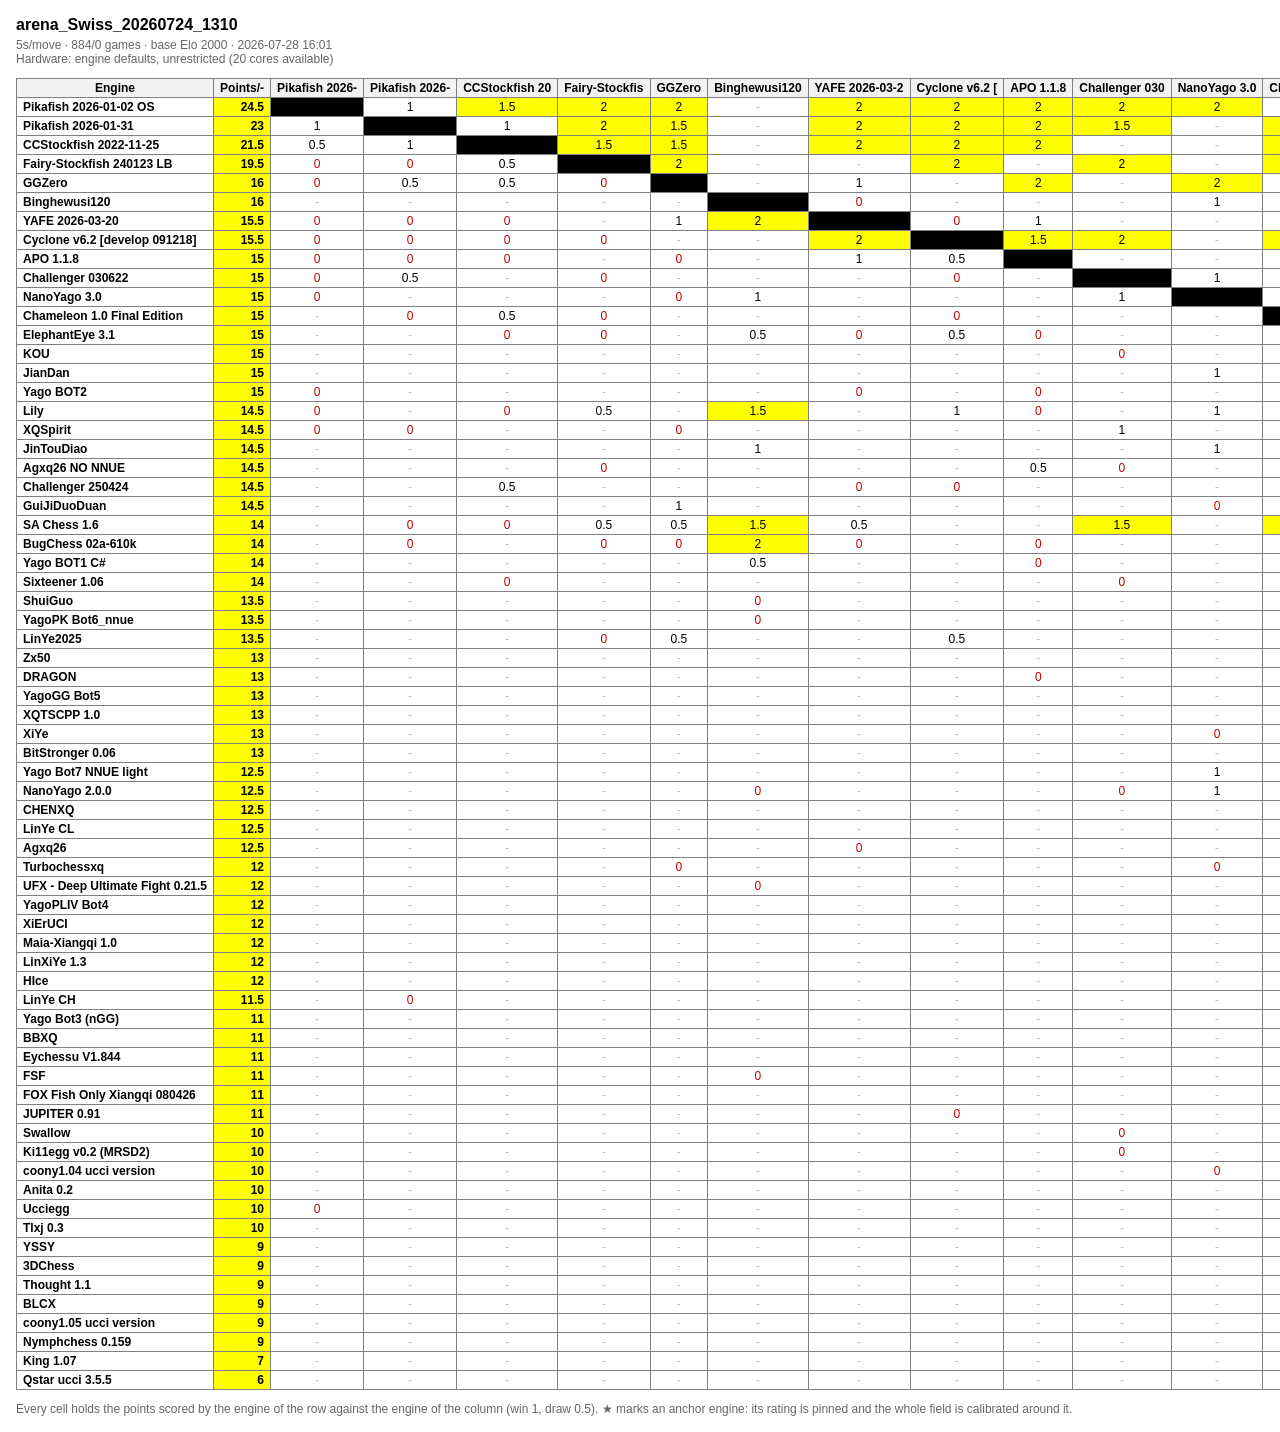
<file: crosstable_arena_Swiss_20260724_1310.html>
﻿<!DOCTYPE html><html><head><meta charset='utf-8'>
<title>arena_Swiss_20260724_1310</title>
<style>
 body{font-family:Calibri,Segoe UI,Arial,sans-serif;font-size:12px;margin:16px}
 h1{font-size:16px;margin:0 0 4px 0}
 .sub{color:#666;margin-bottom:12px}
 table{border-collapse:collapse}
 td,th{border:1px solid #808080;padding:2px 6px;text-align:center;white-space:nowrap}
 th{background:#F2F2F2;font-weight:bold}
 td.name{text-align:left;font-weight:bold;background:#FFF}
 td.pts{background:#FFFF00;font-weight:bold;text-align:right}
 td.self{background:#000}
 td.win{background:#FFFF00}
 td.zero{color:#C00000}
 td.elo{background:#DCE6F1;font-weight:bold}
 td.empty{background:#FFF;color:#BBB}
</style></head><body>
<h1>arena_Swiss_20260724_1310</h1>
<div class='sub'>5s/move &middot; 884/0 games &middot; base Elo 2000 &middot; 2026-07-28 16:01<br>Hardware: engine defaults, unrestricted (20 cores available)</div>
<table>
<tr><th>Engine</th><th>Points/-</th><th>Pikafish 2026-</th><th>Pikafish 2026-</th><th>CCStockfish 20</th><th>Fairy-Stockfis</th><th>GGZero</th><th>Binghewusi120</th><th>YAFE 2026-03-2</th><th>Cyclone v6.2 [</th><th>APO 1.1.8</th><th>Challenger 030</th><th>NanoYago 3.0</th><th>Chameleon 1.0 </th><th>ElephantEye 3.</th><th>KOU</th><th>JianDan</th><th>Yago BOT2</th><th>Lily</th><th>XQSpirit</th><th>JinTouDiao</th><th>Agxq26 NO NNUE</th><th>Challenger 250</th><th>GuiJiDuoDuan</th><th>SA Chess 1.6</th><th>BugChess 02a-6</th><th>Yago BOT1 C#</th><th>Sixteener 1.06</th><th>ShuiGuo</th><th>YagoPK Bot6_nn</th><th>LinYe2025</th><th>Zx50</th><th>DRAGON</th><th>YagoGG Bot5</th><th>XQTSCPP 1.0</th><th>XiYe</th><th>BitStronger 0.</th><th>Yago Bot7 NNUE</th><th>NanoYago 2.0.0</th><th>CHENXQ</th><th>LinYe CL</th><th>Agxq26</th><th>Turbochessxq</th><th>UFX - Deep Ult</th><th>YagoPLIV Bot4</th><th>XiErUCI</th><th>Maia-Xiangqi 1</th><th>LinXiYe 1.3</th><th>HIce</th><th>LinYe CH</th><th>Yago Bot3 (nGG</th><th>BBXQ</th><th>Eychessu V1.84</th><th>FSF</th><th>FOX Fish Only </th><th>JUPITER 0.91</th><th>Swallow</th><th>Ki11egg v0.2 (</th><th>coony1.04 ucci</th><th>Anita 0.2</th><th>Ucciegg</th><th>Tlxj 0.3</th><th>YSSY</th><th>3DChess</th><th>Thought 1.1</th><th>BLCX</th><th>coony1.05 ucci</th><th>Nymphchess 0.1</th><th>King 1.07</th><th>Qstar ucci 3.5</th><th>ELO</th><th>ERROR</th><th>start</th><th>&Delta;</th><th>W</th><th>D</th><th>L</th></tr>
<tr><td class='name'>Pikafish 2026-01-02 OS</td><td class='pts'>24.5</td><td class='self'></td><td class=''>1</td><td class='win'>1.5</td><td class='win'>2</td><td class='win'>2</td><td class='empty'>-</td><td class='win'>2</td><td class='win'>2</td><td class='win'>2</td><td class='win'>2</td><td class='win'>2</td><td class='empty'>-</td><td class='empty'>-</td><td class='empty'>-</td><td class='empty'>-</td><td class='win'>2</td><td class='win'>2</td><td class='win'>2</td><td class='empty'>-</td><td class='empty'>-</td><td class='empty'>-</td><td class='empty'>-</td><td class='empty'>-</td><td class='empty'>-</td><td class='empty'>-</td><td class='empty'>-</td><td class='empty'>-</td><td class='empty'>-</td><td class='empty'>-</td><td class='empty'>-</td><td class='empty'>-</td><td class='empty'>-</td><td class='empty'>-</td><td class='empty'>-</td><td class='empty'>-</td><td class='empty'>-</td><td class='empty'>-</td><td class='empty'>-</td><td class='empty'>-</td><td class='empty'>-</td><td class='empty'>-</td><td class='empty'>-</td><td class='empty'>-</td><td class='empty'>-</td><td class='empty'>-</td><td class='empty'>-</td><td class='empty'>-</td><td class='empty'>-</td><td class='empty'>-</td><td class='empty'>-</td><td class='empty'>-</td><td class='empty'>-</td><td class='empty'>-</td><td class='empty'>-</td><td class='empty'>-</td><td class='empty'>-</td><td class='empty'>-</td><td class='empty'>-</td><td class='win'>2</td><td class='empty'>-</td><td class='empty'>-</td><td class='empty'>-</td><td class='empty'>-</td><td class='empty'>-</td><td class='empty'>-</td><td class='empty'>-</td><td class='empty'>-</td><td class='empty'>-</td><td class='elo'>3800 &#9733;</td><td>----</td><td>3800</td><td>+0</td><td>23</td><td>3</td><td>0</td></tr>
<tr><td class='name'>Pikafish 2026-01-31</td><td class='pts'>23</td><td class=''>1</td><td class='self'></td><td class=''>1</td><td class='win'>2</td><td class='win'>1.5</td><td class='empty'>-</td><td class='win'>2</td><td class='win'>2</td><td class='win'>2</td><td class='win'>1.5</td><td class='empty'>-</td><td class='win'>2</td><td class='empty'>-</td><td class='empty'>-</td><td class='empty'>-</td><td class='empty'>-</td><td class='empty'>-</td><td class='win'>2</td><td class='empty'>-</td><td class='empty'>-</td><td class='empty'>-</td><td class='empty'>-</td><td class='win'>2</td><td class='win'>2</td><td class='empty'>-</td><td class='empty'>-</td><td class='empty'>-</td><td class='empty'>-</td><td class='empty'>-</td><td class='empty'>-</td><td class='empty'>-</td><td class='empty'>-</td><td class='empty'>-</td><td class='empty'>-</td><td class='empty'>-</td><td class='empty'>-</td><td class='empty'>-</td><td class='empty'>-</td><td class='empty'>-</td><td class='empty'>-</td><td class='empty'>-</td><td class='empty'>-</td><td class='empty'>-</td><td class='empty'>-</td><td class='empty'>-</td><td class='empty'>-</td><td class='empty'>-</td><td class='win'>2</td><td class='empty'>-</td><td class='empty'>-</td><td class='empty'>-</td><td class='empty'>-</td><td class='empty'>-</td><td class='empty'>-</td><td class='empty'>-</td><td class='empty'>-</td><td class='empty'>-</td><td class='empty'>-</td><td class='empty'>-</td><td class='empty'>-</td><td class='empty'>-</td><td class='empty'>-</td><td class='empty'>-</td><td class='empty'>-</td><td class='empty'>-</td><td class='empty'>-</td><td class='empty'>-</td><td class='empty'>-</td><td class='elo'>4000 &#9733;</td><td>----</td><td>4000</td><td>+0</td><td>20</td><td>6</td><td>0</td></tr>
<tr><td class='name'>CCStockfish 2022-11-25</td><td class='pts'>21.5</td><td class=''>0.5</td><td class=''>1</td><td class='self'></td><td class='win'>1.5</td><td class='win'>1.5</td><td class='empty'>-</td><td class='win'>2</td><td class='win'>2</td><td class='win'>2</td><td class='empty'>-</td><td class='empty'>-</td><td class='win'>1.5</td><td class='win'>2</td><td class='empty'>-</td><td class='empty'>-</td><td class='empty'>-</td><td class='win'>2</td><td class='empty'>-</td><td class='empty'>-</td><td class='empty'>-</td><td class='win'>1.5</td><td class='empty'>-</td><td class='win'>2</td><td class='empty'>-</td><td class='empty'>-</td><td class='win'>2</td><td class='empty'>-</td><td class='empty'>-</td><td class='empty'>-</td><td class='empty'>-</td><td class='empty'>-</td><td class='empty'>-</td><td class='empty'>-</td><td class='empty'>-</td><td class='empty'>-</td><td class='empty'>-</td><td class='empty'>-</td><td class='empty'>-</td><td class='empty'>-</td><td class='empty'>-</td><td class='empty'>-</td><td class='empty'>-</td><td class='empty'>-</td><td class='empty'>-</td><td class='empty'>-</td><td class='empty'>-</td><td class='empty'>-</td><td class='empty'>-</td><td class='empty'>-</td><td class='empty'>-</td><td class='empty'>-</td><td class='empty'>-</td><td class='empty'>-</td><td class='empty'>-</td><td class='empty'>-</td><td class='empty'>-</td><td class='empty'>-</td><td class='empty'>-</td><td class='empty'>-</td><td class='empty'>-</td><td class='empty'>-</td><td class='empty'>-</td><td class='empty'>-</td><td class='empty'>-</td><td class='empty'>-</td><td class='empty'>-</td><td class='empty'>-</td><td class='empty'>-</td><td class='elo'>3586</td><td>158</td><td>3800</td><td>-214</td><td>18</td><td>7</td><td>1</td></tr>
<tr><td class='name'>Fairy-Stockfish 240123 LB</td><td class='pts'>19.5</td><td class='zero'>0</td><td class='zero'>0</td><td class=''>0.5</td><td class='self'></td><td class='win'>2</td><td class='empty'>-</td><td class='empty'>-</td><td class='win'>2</td><td class='empty'>-</td><td class='win'>2</td><td class='empty'>-</td><td class='win'>2</td><td class='win'>2</td><td class='empty'>-</td><td class='empty'>-</td><td class='empty'>-</td><td class='win'>1.5</td><td class='empty'>-</td><td class='empty'>-</td><td class='win'>2</td><td class='empty'>-</td><td class='empty'>-</td><td class='win'>1.5</td><td class='win'>2</td><td class='empty'>-</td><td class='empty'>-</td><td class='empty'>-</td><td class='empty'>-</td><td class='win'>2</td><td class='empty'>-</td><td class='empty'>-</td><td class='empty'>-</td><td class='empty'>-</td><td class='empty'>-</td><td class='empty'>-</td><td class='empty'>-</td><td class='empty'>-</td><td class='empty'>-</td><td class='empty'>-</td><td class='empty'>-</td><td class='empty'>-</td><td class='empty'>-</td><td class='empty'>-</td><td class='empty'>-</td><td class='empty'>-</td><td class='empty'>-</td><td class='empty'>-</td><td class='empty'>-</td><td class='empty'>-</td><td class='empty'>-</td><td class='empty'>-</td><td class='empty'>-</td><td class='empty'>-</td><td class='empty'>-</td><td class='empty'>-</td><td class='empty'>-</td><td class='empty'>-</td><td class='empty'>-</td><td class='empty'>-</td><td class='empty'>-</td><td class='empty'>-</td><td class='empty'>-</td><td class='empty'>-</td><td class='empty'>-</td><td class='empty'>-</td><td class='empty'>-</td><td class='empty'>-</td><td class='empty'>-</td><td class='elo'>3392</td><td>151</td><td>3800</td><td>-408</td><td>18</td><td>3</td><td>5</td></tr>
<tr><td class='name'>GGZero</td><td class='pts'>16</td><td class='zero'>0</td><td class=''>0.5</td><td class=''>0.5</td><td class='zero'>0</td><td class='self'></td><td class='empty'>-</td><td class=''>1</td><td class='empty'>-</td><td class='win'>2</td><td class='empty'>-</td><td class='win'>2</td><td class='empty'>-</td><td class='empty'>-</td><td class='empty'>-</td><td class='empty'>-</td><td class='empty'>-</td><td class='empty'>-</td><td class='win'>2</td><td class='empty'>-</td><td class='empty'>-</td><td class='empty'>-</td><td class=''>1</td><td class='win'>1.5</td><td class='win'>2</td><td class='empty'>-</td><td class='empty'>-</td><td class='empty'>-</td><td class='empty'>-</td><td class='win'>1.5</td><td class='empty'>-</td><td class='empty'>-</td><td class='empty'>-</td><td class='empty'>-</td><td class='empty'>-</td><td class='empty'>-</td><td class='empty'>-</td><td class='empty'>-</td><td class='empty'>-</td><td class='empty'>-</td><td class='empty'>-</td><td class='win'>2</td><td class='empty'>-</td><td class='empty'>-</td><td class='empty'>-</td><td class='empty'>-</td><td class='empty'>-</td><td class='empty'>-</td><td class='empty'>-</td><td class='empty'>-</td><td class='empty'>-</td><td class='empty'>-</td><td class='empty'>-</td><td class='empty'>-</td><td class='empty'>-</td><td class='empty'>-</td><td class='empty'>-</td><td class='empty'>-</td><td class='empty'>-</td><td class='empty'>-</td><td class='empty'>-</td><td class='empty'>-</td><td class='empty'>-</td><td class='empty'>-</td><td class='empty'>-</td><td class='empty'>-</td><td class='empty'>-</td><td class='empty'>-</td><td class='empty'>-</td><td class='elo'>3100 &#9733;</td><td>----</td><td>3100</td><td>+0</td><td>12</td><td>8</td><td>6</td></tr>
<tr><td class='name'>Binghewusi120</td><td class='pts'>16</td><td class='empty'>-</td><td class='empty'>-</td><td class='empty'>-</td><td class='empty'>-</td><td class='empty'>-</td><td class='self'></td><td class='zero'>0</td><td class='empty'>-</td><td class='empty'>-</td><td class='empty'>-</td><td class=''>1</td><td class='empty'>-</td><td class='win'>1.5</td><td class='empty'>-</td><td class='empty'>-</td><td class='empty'>-</td><td class=''>0.5</td><td class='empty'>-</td><td class=''>1</td><td class='empty'>-</td><td class='empty'>-</td><td class='empty'>-</td><td class=''>0.5</td><td class='zero'>0</td><td class='win'>1.5</td><td class='empty'>-</td><td class='win'>2</td><td class='win'>2</td><td class='empty'>-</td><td class='empty'>-</td><td class='empty'>-</td><td class='empty'>-</td><td class='empty'>-</td><td class='empty'>-</td><td class='empty'>-</td><td class='empty'>-</td><td class='win'>2</td><td class='empty'>-</td><td class='empty'>-</td><td class='empty'>-</td><td class='empty'>-</td><td class='win'>2</td><td class='empty'>-</td><td class='empty'>-</td><td class='empty'>-</td><td class='empty'>-</td><td class='empty'>-</td><td class='empty'>-</td><td class='empty'>-</td><td class='empty'>-</td><td class='empty'>-</td><td class='win'>2</td><td class='empty'>-</td><td class='empty'>-</td><td class='empty'>-</td><td class='empty'>-</td><td class='empty'>-</td><td class='empty'>-</td><td class='empty'>-</td><td class='empty'>-</td><td class='empty'>-</td><td class='empty'>-</td><td class='empty'>-</td><td class='empty'>-</td><td class='empty'>-</td><td class='empty'>-</td><td class='empty'>-</td><td class='empty'>-</td><td class='elo'>2559</td><td>91</td><td>2100</td><td>+459</td><td>14</td><td>4</td><td>8</td></tr>
<tr><td class='name'>YAFE 2026-03-20</td><td class='pts'>15.5</td><td class='zero'>0</td><td class='zero'>0</td><td class='zero'>0</td><td class='empty'>-</td><td class=''>1</td><td class='win'>2</td><td class='self'></td><td class='zero'>0</td><td class=''>1</td><td class='empty'>-</td><td class='empty'>-</td><td class='empty'>-</td><td class='win'>2</td><td class='empty'>-</td><td class='empty'>-</td><td class='win'>2</td><td class='empty'>-</td><td class='empty'>-</td><td class='empty'>-</td><td class='empty'>-</td><td class='win'>2</td><td class='empty'>-</td><td class='win'>1.5</td><td class='win'>2</td><td class='empty'>-</td><td class='empty'>-</td><td class='empty'>-</td><td class='empty'>-</td><td class='empty'>-</td><td class='empty'>-</td><td class='empty'>-</td><td class='empty'>-</td><td class='empty'>-</td><td class='empty'>-</td><td class='empty'>-</td><td class='empty'>-</td><td class='empty'>-</td><td class='empty'>-</td><td class='empty'>-</td><td class='win'>2</td><td class='empty'>-</td><td class='empty'>-</td><td class='empty'>-</td><td class='empty'>-</td><td class='empty'>-</td><td class='empty'>-</td><td class='empty'>-</td><td class='empty'>-</td><td class='empty'>-</td><td class='empty'>-</td><td class='empty'>-</td><td class='empty'>-</td><td class='empty'>-</td><td class='empty'>-</td><td class='empty'>-</td><td class='empty'>-</td><td class='empty'>-</td><td class='empty'>-</td><td class='empty'>-</td><td class='empty'>-</td><td class='empty'>-</td><td class='empty'>-</td><td class='empty'>-</td><td class='empty'>-</td><td class='empty'>-</td><td class='empty'>-</td><td class='empty'>-</td><td class='empty'>-</td><td class='elo'>2965</td><td>103</td><td>2100</td><td>+865</td><td>14</td><td>3</td><td>9</td></tr>
<tr><td class='name'>Cyclone v6.2 [develop 091218]</td><td class='pts'>15.5</td><td class='zero'>0</td><td class='zero'>0</td><td class='zero'>0</td><td class='zero'>0</td><td class='empty'>-</td><td class='empty'>-</td><td class='win'>2</td><td class='self'></td><td class='win'>1.5</td><td class='win'>2</td><td class='empty'>-</td><td class='win'>2</td><td class='win'>1.5</td><td class='empty'>-</td><td class='empty'>-</td><td class='empty'>-</td><td class=''>1</td><td class='empty'>-</td><td class='empty'>-</td><td class='empty'>-</td><td class='win'>2</td><td class='empty'>-</td><td class='empty'>-</td><td class='empty'>-</td><td class='empty'>-</td><td class='empty'>-</td><td class='empty'>-</td><td class='empty'>-</td><td class='win'>1.5</td><td class='empty'>-</td><td class='empty'>-</td><td class='empty'>-</td><td class='empty'>-</td><td class='empty'>-</td><td class='empty'>-</td><td class='empty'>-</td><td class='empty'>-</td><td class='empty'>-</td><td class='empty'>-</td><td class='empty'>-</td><td class='empty'>-</td><td class='empty'>-</td><td class='empty'>-</td><td class='empty'>-</td><td class='empty'>-</td><td class='empty'>-</td><td class='empty'>-</td><td class='empty'>-</td><td class='empty'>-</td><td class='empty'>-</td><td class='empty'>-</td><td class='empty'>-</td><td class='empty'>-</td><td class='win'>2</td><td class='empty'>-</td><td class='empty'>-</td><td class='empty'>-</td><td class='empty'>-</td><td class='empty'>-</td><td class='empty'>-</td><td class='empty'>-</td><td class='empty'>-</td><td class='empty'>-</td><td class='empty'>-</td><td class='empty'>-</td><td class='empty'>-</td><td class='empty'>-</td><td class='empty'>-</td><td class='elo'>2991</td><td>110</td><td>2400</td><td>+591</td><td>13</td><td>5</td><td>8</td></tr>
<tr><td class='name'>APO 1.1.8</td><td class='pts'>15</td><td class='zero'>0</td><td class='zero'>0</td><td class='zero'>0</td><td class='empty'>-</td><td class='zero'>0</td><td class='empty'>-</td><td class=''>1</td><td class=''>0.5</td><td class='self'></td><td class='empty'>-</td><td class='empty'>-</td><td class='empty'>-</td><td class='win'>2</td><td class='empty'>-</td><td class='empty'>-</td><td class='win'>2</td><td class='win'>2</td><td class='empty'>-</td><td class='empty'>-</td><td class='win'>1.5</td><td class='empty'>-</td><td class='empty'>-</td><td class='empty'>-</td><td class='win'>2</td><td class='win'>2</td><td class='empty'>-</td><td class='empty'>-</td><td class='empty'>-</td><td class='empty'>-</td><td class='empty'>-</td><td class='win'>2</td><td class='empty'>-</td><td class='empty'>-</td><td class='empty'>-</td><td class='empty'>-</td><td class='empty'>-</td><td class='empty'>-</td><td class='empty'>-</td><td class='empty'>-</td><td class='empty'>-</td><td class='empty'>-</td><td class='empty'>-</td><td class='empty'>-</td><td class='empty'>-</td><td class='empty'>-</td><td class='empty'>-</td><td class='empty'>-</td><td class='empty'>-</td><td class='empty'>-</td><td class='empty'>-</td><td class='empty'>-</td><td class='empty'>-</td><td class='empty'>-</td><td class='empty'>-</td><td class='empty'>-</td><td class='empty'>-</td><td class='empty'>-</td><td class='empty'>-</td><td class='empty'>-</td><td class='empty'>-</td><td class='empty'>-</td><td class='empty'>-</td><td class='empty'>-</td><td class='empty'>-</td><td class='empty'>-</td><td class='empty'>-</td><td class='empty'>-</td><td class='empty'>-</td><td class='elo'>2917</td><td>105</td><td>2200</td><td>+717</td><td>14</td><td>2</td><td>10</td></tr>
<tr><td class='name'>Challenger 030622</td><td class='pts'>15</td><td class='zero'>0</td><td class=''>0.5</td><td class='empty'>-</td><td class='zero'>0</td><td class='empty'>-</td><td class='empty'>-</td><td class='empty'>-</td><td class='zero'>0</td><td class='empty'>-</td><td class='self'></td><td class=''>1</td><td class='empty'>-</td><td class='empty'>-</td><td class='win'>2</td><td class='empty'>-</td><td class='empty'>-</td><td class='empty'>-</td><td class=''>1</td><td class='empty'>-</td><td class='win'>2</td><td class='empty'>-</td><td class='empty'>-</td><td class=''>0.5</td><td class='empty'>-</td><td class='empty'>-</td><td class='win'>2</td><td class='empty'>-</td><td class='empty'>-</td><td class='empty'>-</td><td class='empty'>-</td><td class='empty'>-</td><td class='empty'>-</td><td class='empty'>-</td><td class='empty'>-</td><td class='empty'>-</td><td class='empty'>-</td><td class='win'>2</td><td class='empty'>-</td><td class='empty'>-</td><td class='empty'>-</td><td class='empty'>-</td><td class='empty'>-</td><td class='empty'>-</td><td class='empty'>-</td><td class='empty'>-</td><td class='empty'>-</td><td class='empty'>-</td><td class='empty'>-</td><td class='empty'>-</td><td class='empty'>-</td><td class='empty'>-</td><td class='empty'>-</td><td class='empty'>-</td><td class='empty'>-</td><td class='win'>2</td><td class='win'>2</td><td class='empty'>-</td><td class='empty'>-</td><td class='empty'>-</td><td class='empty'>-</td><td class='empty'>-</td><td class='empty'>-</td><td class='empty'>-</td><td class='empty'>-</td><td class='empty'>-</td><td class='empty'>-</td><td class='empty'>-</td><td class='empty'>-</td><td class='elo'>2677</td><td>114</td><td>2150</td><td>+527</td><td>14</td><td>2</td><td>10</td></tr>
<tr><td class='name'>NanoYago 3.0</td><td class='pts'>15</td><td class='zero'>0</td><td class='empty'>-</td><td class='empty'>-</td><td class='empty'>-</td><td class='zero'>0</td><td class=''>1</td><td class='empty'>-</td><td class='empty'>-</td><td class='empty'>-</td><td class=''>1</td><td class='self'></td><td class='empty'>-</td><td class='empty'>-</td><td class='empty'>-</td><td class=''>1</td><td class='empty'>-</td><td class=''>1</td><td class='empty'>-</td><td class=''>1</td><td class='empty'>-</td><td class='empty'>-</td><td class='win'>2</td><td class='empty'>-</td><td class='empty'>-</td><td class='empty'>-</td><td class='empty'>-</td><td class='empty'>-</td><td class='empty'>-</td><td class='empty'>-</td><td class='empty'>-</td><td class='empty'>-</td><td class='empty'>-</td><td class='empty'>-</td><td class='win'>2</td><td class='empty'>-</td><td class=''>1</td><td class=''>1</td><td class='empty'>-</td><td class='empty'>-</td><td class='empty'>-</td><td class='win'>2</td><td class='empty'>-</td><td class='empty'>-</td><td class='empty'>-</td><td class='empty'>-</td><td class='empty'>-</td><td class='empty'>-</td><td class='empty'>-</td><td class='empty'>-</td><td class='empty'>-</td><td class='empty'>-</td><td class='empty'>-</td><td class='empty'>-</td><td class='empty'>-</td><td class='empty'>-</td><td class='empty'>-</td><td class='win'>2</td><td class='empty'>-</td><td class='empty'>-</td><td class='empty'>-</td><td class='empty'>-</td><td class='empty'>-</td><td class='empty'>-</td><td class='empty'>-</td><td class='empty'>-</td><td class='empty'>-</td><td class='empty'>-</td><td class='empty'>-</td><td class='elo'>2513</td><td>96</td><td>2700</td><td>-187</td><td>14</td><td>2</td><td>10</td></tr>
<tr><td class='name'>Chameleon 1.0 Final Edition</td><td class='pts'>15</td><td class='empty'>-</td><td class='zero'>0</td><td class=''>0.5</td><td class='zero'>0</td><td class='empty'>-</td><td class='empty'>-</td><td class='empty'>-</td><td class='zero'>0</td><td class='empty'>-</td><td class='empty'>-</td><td class='empty'>-</td><td class='self'></td><td class='empty'>-</td><td class='empty'>-</td><td class='empty'>-</td><td class='empty'>-</td><td class='empty'>-</td><td class='empty'>-</td><td class='empty'>-</td><td class='empty'>-</td><td class='win'>1.5</td><td class='empty'>-</td><td class='zero'>0</td><td class='empty'>-</td><td class='empty'>-</td><td class='win'>2</td><td class='empty'>-</td><td class='empty'>-</td><td class='win'>2</td><td class='empty'>-</td><td class='win'>2</td><td class='win'>2</td><td class='empty'>-</td><td class='empty'>-</td><td class='empty'>-</td><td class='win'>1.5</td><td class='empty'>-</td><td class='empty'>-</td><td class='empty'>-</td><td class='empty'>-</td><td class='empty'>-</td><td class='win'>2</td><td class='empty'>-</td><td class='empty'>-</td><td class='empty'>-</td><td class='empty'>-</td><td class='empty'>-</td><td class='empty'>-</td><td class='win'>1.5</td><td class='empty'>-</td><td class='empty'>-</td><td class='empty'>-</td><td class='empty'>-</td><td class='empty'>-</td><td class='empty'>-</td><td class='empty'>-</td><td class='empty'>-</td><td class='empty'>-</td><td class='empty'>-</td><td class='empty'>-</td><td class='empty'>-</td><td class='empty'>-</td><td class='empty'>-</td><td class='empty'>-</td><td class='empty'>-</td><td class='empty'>-</td><td class='empty'>-</td><td class='empty'>-</td><td class='elo'>2800 &#9733;</td><td>----</td><td>2800</td><td>+0</td><td>13</td><td>4</td><td>9</td></tr>
<tr><td class='name'>ElephantEye 3.1</td><td class='pts'>15</td><td class='empty'>-</td><td class='empty'>-</td><td class='zero'>0</td><td class='zero'>0</td><td class='empty'>-</td><td class=''>0.5</td><td class='zero'>0</td><td class=''>0.5</td><td class='zero'>0</td><td class='empty'>-</td><td class='empty'>-</td><td class='empty'>-</td><td class='self'></td><td class='empty'>-</td><td class='win'>2</td><td class='empty'>-</td><td class='empty'>-</td><td class='empty'>-</td><td class='empty'>-</td><td class='empty'>-</td><td class='empty'>-</td><td class='empty'>-</td><td class='empty'>-</td><td class='empty'>-</td><td class='empty'>-</td><td class='win'>2</td><td class='win'>2</td><td class='empty'>-</td><td class='empty'>-</td><td class='win'>2</td><td class='win'>2</td><td class='empty'>-</td><td class='empty'>-</td><td class='empty'>-</td><td class='win'>2</td><td class='empty'>-</td><td class='empty'>-</td><td class='empty'>-</td><td class='empty'>-</td><td class='empty'>-</td><td class='empty'>-</td><td class='empty'>-</td><td class='empty'>-</td><td class='empty'>-</td><td class='empty'>-</td><td class='empty'>-</td><td class='empty'>-</td><td class='empty'>-</td><td class='empty'>-</td><td class='empty'>-</td><td class='empty'>-</td><td class='empty'>-</td><td class='empty'>-</td><td class='empty'>-</td><td class='empty'>-</td><td class='empty'>-</td><td class='empty'>-</td><td class='empty'>-</td><td class='empty'>-</td><td class='empty'>-</td><td class='empty'>-</td><td class='empty'>-</td><td class='empty'>-</td><td class='empty'>-</td><td class='win'>2</td><td class='empty'>-</td><td class='empty'>-</td><td class='empty'>-</td><td class='elo'>2623</td><td>111</td><td>1550</td><td>+1073</td><td>14</td><td>2</td><td>10</td></tr>
<tr><td class='name'>KOU</td><td class='pts'>15</td><td class='empty'>-</td><td class='empty'>-</td><td class='empty'>-</td><td class='empty'>-</td><td class='empty'>-</td><td class='empty'>-</td><td class='empty'>-</td><td class='empty'>-</td><td class='empty'>-</td><td class='zero'>0</td><td class='empty'>-</td><td class='empty'>-</td><td class='empty'>-</td><td class='self'></td><td class='empty'>-</td><td class='win'>1.5</td><td class='empty'>-</td><td class='empty'>-</td><td class=''>1</td><td class='zero'>0</td><td class='zero'>0</td><td class='empty'>-</td><td class='empty'>-</td><td class='empty'>-</td><td class=''>0.5</td><td class='empty'>-</td><td class=''>1</td><td class='empty'>-</td><td class='empty'>-</td><td class='win'>2</td><td class='empty'>-</td><td class='empty'>-</td><td class='empty'>-</td><td class='empty'>-</td><td class='empty'>-</td><td class='win'>2</td><td class='empty'>-</td><td class=''>1</td><td class='empty'>-</td><td class='empty'>-</td><td class='empty'>-</td><td class='win'>2</td><td class='win'>2</td><td class='empty'>-</td><td class='empty'>-</td><td class='empty'>-</td><td class='win'>2</td><td class='empty'>-</td><td class='empty'>-</td><td class='empty'>-</td><td class='empty'>-</td><td class='empty'>-</td><td class='empty'>-</td><td class='empty'>-</td><td class='empty'>-</td><td class='empty'>-</td><td class='empty'>-</td><td class='empty'>-</td><td class='empty'>-</td><td class='empty'>-</td><td class='empty'>-</td><td class='empty'>-</td><td class='empty'>-</td><td class='empty'>-</td><td class='empty'>-</td><td class='empty'>-</td><td class='empty'>-</td><td class='empty'>-</td><td class='elo'>2321</td><td>77</td><td>1900</td><td>+421</td><td>14</td><td>2</td><td>10</td></tr>
<tr><td class='name'>JianDan</td><td class='pts'>15</td><td class='empty'>-</td><td class='empty'>-</td><td class='empty'>-</td><td class='empty'>-</td><td class='empty'>-</td><td class='empty'>-</td><td class='empty'>-</td><td class='empty'>-</td><td class='empty'>-</td><td class='empty'>-</td><td class=''>1</td><td class='empty'>-</td><td class='zero'>0</td><td class='empty'>-</td><td class='self'></td><td class='empty'>-</td><td class='zero'>0</td><td class='empty'>-</td><td class=''>0.5</td><td class='empty'>-</td><td class='empty'>-</td><td class='empty'>-</td><td class='empty'>-</td><td class='zero'>0</td><td class='empty'>-</td><td class='empty'>-</td><td class='win'>1.5</td><td class='empty'>-</td><td class='empty'>-</td><td class=''>0.5</td><td class='empty'>-</td><td class='win'>2</td><td class='empty'>-</td><td class='empty'>-</td><td class='empty'>-</td><td class='empty'>-</td><td class='empty'>-</td><td class='win'>1.5</td><td class='empty'>-</td><td class='empty'>-</td><td class='empty'>-</td><td class='empty'>-</td><td class='win'>2</td><td class='empty'>-</td><td class='empty'>-</td><td class='win'>2</td><td class='empty'>-</td><td class='empty'>-</td><td class='win'>2</td><td class='empty'>-</td><td class='empty'>-</td><td class='empty'>-</td><td class='empty'>-</td><td class='empty'>-</td><td class='empty'>-</td><td class='empty'>-</td><td class='empty'>-</td><td class='empty'>-</td><td class='empty'>-</td><td class='empty'>-</td><td class='win'>2</td><td class='empty'>-</td><td class='empty'>-</td><td class='empty'>-</td><td class='empty'>-</td><td class='empty'>-</td><td class='empty'>-</td><td class='empty'>-</td><td class='elo'>2352</td><td>88</td><td>2100</td><td>+252</td><td>13</td><td>4</td><td>9</td></tr>
<tr><td class='name'>Yago BOT2</td><td class='pts'>15</td><td class='zero'>0</td><td class='empty'>-</td><td class='empty'>-</td><td class='empty'>-</td><td class='empty'>-</td><td class='empty'>-</td><td class='zero'>0</td><td class='empty'>-</td><td class='zero'>0</td><td class='empty'>-</td><td class='empty'>-</td><td class='empty'>-</td><td class='empty'>-</td><td class=''>0.5</td><td class='empty'>-</td><td class='self'></td><td class='empty'>-</td><td class='empty'>-</td><td class='empty'>-</td><td class='empty'>-</td><td class='empty'>-</td><td class='empty'>-</td><td class='empty'>-</td><td class='empty'>-</td><td class='empty'>-</td><td class=''>1</td><td class='empty'>-</td><td class='empty'>-</td><td class='empty'>-</td><td class='empty'>-</td><td class='empty'>-</td><td class=''>1</td><td class='win'>2</td><td class='empty'>-</td><td class='empty'>-</td><td class='empty'>-</td><td class=''>1</td><td class='empty'>-</td><td class='empty'>-</td><td class='empty'>-</td><td class='empty'>-</td><td class='empty'>-</td><td class='win'>2</td><td class='empty'>-</td><td class='win'>1.5</td><td class='empty'>-</td><td class='empty'>-</td><td class='empty'>-</td><td class='win'>2</td><td class='win'>2</td><td class='empty'>-</td><td class='empty'>-</td><td class='empty'>-</td><td class='empty'>-</td><td class='empty'>-</td><td class='empty'>-</td><td class='empty'>-</td><td class='empty'>-</td><td class='empty'>-</td><td class='empty'>-</td><td class='empty'>-</td><td class='win'>2</td><td class='empty'>-</td><td class='empty'>-</td><td class='empty'>-</td><td class='empty'>-</td><td class='empty'>-</td><td class='empty'>-</td><td class='elo'>2225</td><td>96</td><td>1800</td><td>+425</td><td>13</td><td>4</td><td>9</td></tr>
<tr><td class='name'>Lily</td><td class='pts'>14.5</td><td class='zero'>0</td><td class='empty'>-</td><td class='zero'>0</td><td class=''>0.5</td><td class='empty'>-</td><td class='win'>1.5</td><td class='empty'>-</td><td class=''>1</td><td class='zero'>0</td><td class='empty'>-</td><td class=''>1</td><td class='empty'>-</td><td class='empty'>-</td><td class='empty'>-</td><td class='win'>2</td><td class='empty'>-</td><td class='self'></td><td class='empty'>-</td><td class='empty'>-</td><td class='empty'>-</td><td class='win'>2</td><td class='empty'>-</td><td class='empty'>-</td><td class=''>0.5</td><td class='empty'>-</td><td class='empty'>-</td><td class='empty'>-</td><td class='empty'>-</td><td class='empty'>-</td><td class='empty'>-</td><td class='empty'>-</td><td class='win'>2</td><td class='win'>2</td><td class='empty'>-</td><td class='empty'>-</td><td class='empty'>-</td><td class='empty'>-</td><td class='empty'>-</td><td class='empty'>-</td><td class='empty'>-</td><td class='empty'>-</td><td class='empty'>-</td><td class='empty'>-</td><td class='empty'>-</td><td class='empty'>-</td><td class='empty'>-</td><td class='empty'>-</td><td class='win'>2</td><td class='empty'>-</td><td class='empty'>-</td><td class='empty'>-</td><td class='empty'>-</td><td class='empty'>-</td><td class='empty'>-</td><td class='empty'>-</td><td class='empty'>-</td><td class='empty'>-</td><td class='empty'>-</td><td class='empty'>-</td><td class='empty'>-</td><td class='empty'>-</td><td class='empty'>-</td><td class='empty'>-</td><td class='empty'>-</td><td class='empty'>-</td><td class='empty'>-</td><td class='empty'>-</td><td class='empty'>-</td><td class='elo'>2727</td><td>107</td><td>2000</td><td>+727</td><td>12</td><td>5</td><td>9</td></tr>
<tr><td class='name'>XQSpirit</td><td class='pts'>14.5</td><td class='zero'>0</td><td class='zero'>0</td><td class='empty'>-</td><td class='empty'>-</td><td class='zero'>0</td><td class='empty'>-</td><td class='empty'>-</td><td class='empty'>-</td><td class='empty'>-</td><td class=''>1</td><td class='empty'>-</td><td class='empty'>-</td><td class='empty'>-</td><td class='empty'>-</td><td class='empty'>-</td><td class='empty'>-</td><td class='empty'>-</td><td class='self'></td><td class='win'>1.5</td><td class='win'>2</td><td class='empty'>-</td><td class='win'>1.5</td><td class=''>0.5</td><td class='zero'>0</td><td class='empty'>-</td><td class='win'>2</td><td class='win'>2</td><td class='empty'>-</td><td class='empty'>-</td><td class='empty'>-</td><td class='empty'>-</td><td class='empty'>-</td><td class='empty'>-</td><td class='empty'>-</td><td class='empty'>-</td><td class='empty'>-</td><td class='win'>2</td><td class='win'>2</td><td class='empty'>-</td><td class='empty'>-</td><td class='empty'>-</td><td class='empty'>-</td><td class='empty'>-</td><td class='empty'>-</td><td class='empty'>-</td><td class='empty'>-</td><td class='empty'>-</td><td class='empty'>-</td><td class='empty'>-</td><td class='empty'>-</td><td class='empty'>-</td><td class='empty'>-</td><td class='empty'>-</td><td class='empty'>-</td><td class='empty'>-</td><td class='empty'>-</td><td class='empty'>-</td><td class='empty'>-</td><td class='empty'>-</td><td class='empty'>-</td><td class='empty'>-</td><td class='empty'>-</td><td class='empty'>-</td><td class='empty'>-</td><td class='empty'>-</td><td class='empty'>-</td><td class='empty'>-</td><td class='empty'>-</td><td class='elo'>2635</td><td>100</td><td>2200</td><td>+435</td><td>13</td><td>3</td><td>10</td></tr>
<tr><td class='name'>JinTouDiao</td><td class='pts'>14.5</td><td class='empty'>-</td><td class='empty'>-</td><td class='empty'>-</td><td class='empty'>-</td><td class='empty'>-</td><td class=''>1</td><td class='empty'>-</td><td class='empty'>-</td><td class='empty'>-</td><td class='empty'>-</td><td class=''>1</td><td class='empty'>-</td><td class='empty'>-</td><td class=''>1</td><td class='win'>1.5</td><td class='empty'>-</td><td class='empty'>-</td><td class=''>0.5</td><td class='self'></td><td class='empty'>-</td><td class=''>1</td><td class='empty'>-</td><td class='empty'>-</td><td class='empty'>-</td><td class='empty'>-</td><td class='empty'>-</td><td class='empty'>-</td><td class=''>1</td><td class='empty'>-</td><td class=''>1</td><td class=''>0.5</td><td class='empty'>-</td><td class='win'>2</td><td class='empty'>-</td><td class='empty'>-</td><td class='empty'>-</td><td class='empty'>-</td><td class='win'>1.5</td><td class='empty'>-</td><td class='empty'>-</td><td class='empty'>-</td><td class=''>1</td><td class='empty'>-</td><td class='empty'>-</td><td class='empty'>-</td><td class='empty'>-</td><td class='empty'>-</td><td class='win'>1.5</td><td class='empty'>-</td><td class='empty'>-</td><td class='empty'>-</td><td class='empty'>-</td><td class='empty'>-</td><td class='empty'>-</td><td class='empty'>-</td><td class='empty'>-</td><td class='empty'>-</td><td class='empty'>-</td><td class='empty'>-</td><td class='empty'>-</td><td class='empty'>-</td><td class='empty'>-</td><td class='empty'>-</td><td class='empty'>-</td><td class='empty'>-</td><td class='empty'>-</td><td class='empty'>-</td><td class='empty'>-</td><td class='elo'>2385</td><td>77</td><td>2800</td><td>-415</td><td>11</td><td>7</td><td>8</td></tr>
<tr><td class='name'>Agxq26 NO NNUE</td><td class='pts'>14.5</td><td class='empty'>-</td><td class='empty'>-</td><td class='empty'>-</td><td class='zero'>0</td><td class='empty'>-</td><td class='empty'>-</td><td class='empty'>-</td><td class='empty'>-</td><td class=''>0.5</td><td class='zero'>0</td><td class='empty'>-</td><td class='empty'>-</td><td class='empty'>-</td><td class='win'>2</td><td class='empty'>-</td><td class='empty'>-</td><td class='empty'>-</td><td class='zero'>0</td><td class='empty'>-</td><td class='self'></td><td class='empty'>-</td><td class='win'>2</td><td class='empty'>-</td><td class='empty'>-</td><td class='win'>1.5</td><td class='empty'>-</td><td class='empty'>-</td><td class='empty'>-</td><td class='win'>1.5</td><td class=''>1</td><td class=''>1</td><td class='empty'>-</td><td class='empty'>-</td><td class='empty'>-</td><td class='win'>2</td><td class='empty'>-</td><td class='empty'>-</td><td class='empty'>-</td><td class='empty'>-</td><td class='empty'>-</td><td class='empty'>-</td><td class='win'>2</td><td class='empty'>-</td><td class='empty'>-</td><td class='empty'>-</td><td class='empty'>-</td><td class='empty'>-</td><td class=''>1</td><td class='empty'>-</td><td class='empty'>-</td><td class='empty'>-</td><td class='empty'>-</td><td class='empty'>-</td><td class='empty'>-</td><td class='empty'>-</td><td class='empty'>-</td><td class='empty'>-</td><td class='empty'>-</td><td class='empty'>-</td><td class='empty'>-</td><td class='empty'>-</td><td class='empty'>-</td><td class='empty'>-</td><td class='empty'>-</td><td class='empty'>-</td><td class='empty'>-</td><td class='empty'>-</td><td class='empty'>-</td><td class='elo'>2448</td><td>86</td><td>1900</td><td>+548</td><td>13</td><td>3</td><td>10</td></tr>
<tr><td class='name'>Challenger 250424</td><td class='pts'>14.5</td><td class='empty'>-</td><td class='empty'>-</td><td class=''>0.5</td><td class='empty'>-</td><td class='empty'>-</td><td class='empty'>-</td><td class='zero'>0</td><td class='zero'>0</td><td class='empty'>-</td><td class='empty'>-</td><td class='empty'>-</td><td class=''>0.5</td><td class='empty'>-</td><td class='win'>2</td><td class='empty'>-</td><td class='empty'>-</td><td class='zero'>0</td><td class='empty'>-</td><td class=''>1</td><td class='empty'>-</td><td class='self'></td><td class='empty'>-</td><td class='empty'>-</td><td class='empty'>-</td><td class='empty'>-</td><td class='empty'>-</td><td class='empty'>-</td><td class='empty'>-</td><td class='empty'>-</td><td class=''>1</td><td class='empty'>-</td><td class='empty'>-</td><td class='empty'>-</td><td class='empty'>-</td><td class='empty'>-</td><td class='win'>2</td><td class='empty'>-</td><td class='win'>2</td><td class='win'>2</td><td class='empty'>-</td><td class='empty'>-</td><td class='empty'>-</td><td class='empty'>-</td><td class='empty'>-</td><td class='empty'>-</td><td class='empty'>-</td><td class='empty'>-</td><td class='empty'>-</td><td class='win'>1.5</td><td class='empty'>-</td><td class='win'>2</td><td class='empty'>-</td><td class='empty'>-</td><td class='empty'>-</td><td class='empty'>-</td><td class='empty'>-</td><td class='empty'>-</td><td class='empty'>-</td><td class='empty'>-</td><td class='empty'>-</td><td class='empty'>-</td><td class='empty'>-</td><td class='empty'>-</td><td class='empty'>-</td><td class='empty'>-</td><td class='empty'>-</td><td class='empty'>-</td><td class='empty'>-</td><td class='elo'>2470</td><td>105</td><td>2050</td><td>+420</td><td>12</td><td>5</td><td>9</td></tr>
<tr><td class='name'>GuiJiDuoDuan</td><td class='pts'>14.5</td><td class='empty'>-</td><td class='empty'>-</td><td class='empty'>-</td><td class='empty'>-</td><td class=''>1</td><td class='empty'>-</td><td class='empty'>-</td><td class='empty'>-</td><td class='empty'>-</td><td class='empty'>-</td><td class='zero'>0</td><td class='empty'>-</td><td class='empty'>-</td><td class='empty'>-</td><td class='empty'>-</td><td class='empty'>-</td><td class='empty'>-</td><td class=''>0.5</td><td class='empty'>-</td><td class='zero'>0</td><td class='empty'>-</td><td class='self'></td><td class='zero'>0</td><td class='empty'>-</td><td class=''>1</td><td class='empty'>-</td><td class=''>1</td><td class=''>1</td><td class='empty'>-</td><td class='empty'>-</td><td class='empty'>-</td><td class='empty'>-</td><td class='empty'>-</td><td class='empty'>-</td><td class='empty'>-</td><td class='empty'>-</td><td class='win'>2</td><td class='empty'>-</td><td class='win'>2</td><td class='win'>2</td><td class='win'>2</td><td class='win'>2</td><td class='empty'>-</td><td class='empty'>-</td><td class='empty'>-</td><td class='empty'>-</td><td class='empty'>-</td><td class='empty'>-</td><td class='empty'>-</td><td class='empty'>-</td><td class='empty'>-</td><td class='empty'>-</td><td class='empty'>-</td><td class='empty'>-</td><td class='empty'>-</td><td class='empty'>-</td><td class='empty'>-</td><td class='empty'>-</td><td class='empty'>-</td><td class='empty'>-</td><td class='empty'>-</td><td class='empty'>-</td><td class='empty'>-</td><td class='empty'>-</td><td class='empty'>-</td><td class='empty'>-</td><td class='empty'>-</td><td class='empty'>-</td><td class='elo'>2405</td><td>89</td><td>3000</td><td>-595</td><td>11</td><td>7</td><td>8</td></tr>
<tr><td class='name'>SA Chess 1.6</td><td class='pts'>14</td><td class='empty'>-</td><td class='zero'>0</td><td class='zero'>0</td><td class=''>0.5</td><td class=''>0.5</td><td class='win'>1.5</td><td class=''>0.5</td><td class='empty'>-</td><td class='empty'>-</td><td class='win'>1.5</td><td class='empty'>-</td><td class='win'>2</td><td class='empty'>-</td><td class='empty'>-</td><td class='empty'>-</td><td class='empty'>-</td><td class='empty'>-</td><td class='win'>1.5</td><td class='empty'>-</td><td class='empty'>-</td><td class='empty'>-</td><td class='win'>2</td><td class='self'></td><td class=''>1</td><td class='empty'>-</td><td class='empty'>-</td><td class='empty'>-</td><td class='empty'>-</td><td class='empty'>-</td><td class='empty'>-</td><td class='empty'>-</td><td class='empty'>-</td><td class='empty'>-</td><td class='empty'>-</td><td class='empty'>-</td><td class='win'>1.5</td><td class='empty'>-</td><td class='empty'>-</td><td class='empty'>-</td><td class='empty'>-</td><td class='empty'>-</td><td class='empty'>-</td><td class='win'>1.5</td><td class='empty'>-</td><td class='empty'>-</td><td class='empty'>-</td><td class='empty'>-</td><td class='empty'>-</td><td class='empty'>-</td><td class='empty'>-</td><td class='empty'>-</td><td class='empty'>-</td><td class='empty'>-</td><td class='empty'>-</td><td class='empty'>-</td><td class='empty'>-</td><td class='empty'>-</td><td class='empty'>-</td><td class='empty'>-</td><td class='empty'>-</td><td class='empty'>-</td><td class='empty'>-</td><td class='empty'>-</td><td class='empty'>-</td><td class='empty'>-</td><td class='empty'>-</td><td class='empty'>-</td><td class='empty'>-</td><td class='elo'>2853</td><td>100</td><td>2900</td><td>-47</td><td>10</td><td>8</td><td>8</td></tr>
<tr><td class='name'>BugChess 02a-610k</td><td class='pts'>14</td><td class='empty'>-</td><td class='zero'>0</td><td class='empty'>-</td><td class='zero'>0</td><td class='zero'>0</td><td class='win'>2</td><td class='zero'>0</td><td class='empty'>-</td><td class='zero'>0</td><td class='empty'>-</td><td class='empty'>-</td><td class='empty'>-</td><td class='empty'>-</td><td class='empty'>-</td><td class='win'>2</td><td class='empty'>-</td><td class='win'>1.5</td><td class='win'>2</td><td class='empty'>-</td><td class='empty'>-</td><td class='empty'>-</td><td class='empty'>-</td><td class=''>1</td><td class='self'></td><td class='empty'>-</td><td class='empty'>-</td><td class='empty'>-</td><td class='empty'>-</td><td class='empty'>-</td><td class='empty'>-</td><td class='win'>1.5</td><td class='empty'>-</td><td class='empty'>-</td><td class='empty'>-</td><td class='empty'>-</td><td class='empty'>-</td><td class='empty'>-</td><td class='empty'>-</td><td class='empty'>-</td><td class='empty'>-</td><td class='empty'>-</td><td class='empty'>-</td><td class='empty'>-</td><td class='empty'>-</td><td class='empty'>-</td><td class='win'>2</td><td class='empty'>-</td><td class='empty'>-</td><td class='empty'>-</td><td class='empty'>-</td><td class='empty'>-</td><td class='win'>2</td><td class='empty'>-</td><td class='empty'>-</td><td class='empty'>-</td><td class='empty'>-</td><td class='empty'>-</td><td class='empty'>-</td><td class='empty'>-</td><td class='empty'>-</td><td class='empty'>-</td><td class='empty'>-</td><td class='empty'>-</td><td class='empty'>-</td><td class='empty'>-</td><td class='empty'>-</td><td class='empty'>-</td><td class='empty'>-</td><td class='elo'>2775 &#9733;</td><td>----</td><td>2775</td><td>+0</td><td>13</td><td>2</td><td>11</td></tr>
<tr><td class='name'>Yago BOT1 C#</td><td class='pts'>14</td><td class='empty'>-</td><td class='empty'>-</td><td class='empty'>-</td><td class='empty'>-</td><td class='empty'>-</td><td class=''>0.5</td><td class='empty'>-</td><td class='empty'>-</td><td class='zero'>0</td><td class='empty'>-</td><td class='empty'>-</td><td class='empty'>-</td><td class='empty'>-</td><td class='win'>1.5</td><td class='empty'>-</td><td class='empty'>-</td><td class='empty'>-</td><td class='empty'>-</td><td class='empty'>-</td><td class=''>0.5</td><td class='empty'>-</td><td class=''>1</td><td class='empty'>-</td><td class='empty'>-</td><td class='self'></td><td class='empty'>-</td><td class='empty'>-</td><td class='empty'>-</td><td class='zero'>0</td><td class='empty'>-</td><td class='empty'>-</td><td class=''>1</td><td class='empty'>-</td><td class='empty'>-</td><td class='empty'>-</td><td class='empty'>-</td><td class='empty'>-</td><td class='win'>1.5</td><td class='win'>1.5</td><td class='empty'>-</td><td class=''>0.5</td><td class='empty'>-</td><td class='win'>2</td><td class='empty'>-</td><td class='empty'>-</td><td class='win'>2</td><td class='empty'>-</td><td class='empty'>-</td><td class='empty'>-</td><td class='empty'>-</td><td class='empty'>-</td><td class='empty'>-</td><td class='empty'>-</td><td class='empty'>-</td><td class='empty'>-</td><td class='win'>2</td><td class='empty'>-</td><td class='empty'>-</td><td class='empty'>-</td><td class='empty'>-</td><td class='empty'>-</td><td class='empty'>-</td><td class='empty'>-</td><td class='empty'>-</td><td class='empty'>-</td><td class='empty'>-</td><td class='empty'>-</td><td class='empty'>-</td><td class='elo'>2259</td><td>84</td><td>1750</td><td>+509</td><td>9</td><td>10</td><td>7</td></tr>
<tr><td class='name'>Sixteener 1.06</td><td class='pts'>14</td><td class='empty'>-</td><td class='empty'>-</td><td class='zero'>0</td><td class='empty'>-</td><td class='empty'>-</td><td class='empty'>-</td><td class='empty'>-</td><td class='empty'>-</td><td class='empty'>-</td><td class='zero'>0</td><td class='empty'>-</td><td class='zero'>0</td><td class='zero'>0</td><td class='empty'>-</td><td class='empty'>-</td><td class=''>1</td><td class='empty'>-</td><td class='zero'>0</td><td class='empty'>-</td><td class='empty'>-</td><td class='empty'>-</td><td class='empty'>-</td><td class='empty'>-</td><td class='empty'>-</td><td class='empty'>-</td><td class='self'></td><td class='empty'>-</td><td class='empty'>-</td><td class='empty'>-</td><td class='empty'>-</td><td class='empty'>-</td><td class='empty'>-</td><td class='empty'>-</td><td class='empty'>-</td><td class='win'>2</td><td class='empty'>-</td><td class='empty'>-</td><td class='empty'>-</td><td class='empty'>-</td><td class='empty'>-</td><td class='win'>2</td><td class='empty'>-</td><td class=''>1</td><td class='win'>2</td><td class='empty'>-</td><td class='empty'>-</td><td class='win'>2</td><td class='empty'>-</td><td class='empty'>-</td><td class='empty'>-</td><td class='empty'>-</td><td class='empty'>-</td><td class='empty'>-</td><td class='empty'>-</td><td class='empty'>-</td><td class='win'>2</td><td class='empty'>-</td><td class='empty'>-</td><td class='empty'>-</td><td class='empty'>-</td><td class='empty'>-</td><td class='empty'>-</td><td class='empty'>-</td><td class='empty'>-</td><td class='empty'>-</td><td class='empty'>-</td><td class='win'>2</td><td class='empty'>-</td><td class='elo'>2195</td><td>114</td><td>1500</td><td>+695</td><td>14</td><td>0</td><td>12</td></tr>
<tr><td class='name'>ShuiGuo</td><td class='pts'>13.5</td><td class='empty'>-</td><td class='empty'>-</td><td class='empty'>-</td><td class='empty'>-</td><td class='empty'>-</td><td class='zero'>0</td><td class='empty'>-</td><td class='empty'>-</td><td class='empty'>-</td><td class='empty'>-</td><td class='empty'>-</td><td class='empty'>-</td><td class='zero'>0</td><td class=''>1</td><td class=''>0.5</td><td class='empty'>-</td><td class='empty'>-</td><td class='zero'>0</td><td class='empty'>-</td><td class='empty'>-</td><td class='empty'>-</td><td class=''>1</td><td class='empty'>-</td><td class='empty'>-</td><td class='empty'>-</td><td class='empty'>-</td><td class='self'></td><td class='win'>2</td><td class=''>1</td><td class=''>1</td><td class=''>1</td><td class='empty'>-</td><td class='empty'>-</td><td class='empty'>-</td><td class='empty'>-</td><td class='empty'>-</td><td class='empty'>-</td><td class='empty'>-</td><td class='empty'>-</td><td class='empty'>-</td><td class='empty'>-</td><td class='empty'>-</td><td class='empty'>-</td><td class='win'>2</td><td class='empty'>-</td><td class='empty'>-</td><td class='empty'>-</td><td class='win'>2</td><td class='empty'>-</td><td class='empty'>-</td><td class='empty'>-</td><td class='empty'>-</td><td class='win'>2</td><td class='empty'>-</td><td class='empty'>-</td><td class='empty'>-</td><td class='empty'>-</td><td class='empty'>-</td><td class='empty'>-</td><td class='empty'>-</td><td class='empty'>-</td><td class='empty'>-</td><td class='empty'>-</td><td class='empty'>-</td><td class='empty'>-</td><td class='empty'>-</td><td class='empty'>-</td><td class='empty'>-</td><td class='elo'>2333</td><td>79</td><td>2100</td><td>+233</td><td>11</td><td>5</td><td>10</td></tr>
<tr><td class='name'>YagoPK Bot6_nnue</td><td class='pts'>13.5</td><td class='empty'>-</td><td class='empty'>-</td><td class='empty'>-</td><td class='empty'>-</td><td class='empty'>-</td><td class='zero'>0</td><td class='empty'>-</td><td class='empty'>-</td><td class='empty'>-</td><td class='empty'>-</td><td class='empty'>-</td><td class='empty'>-</td><td class='empty'>-</td><td class='empty'>-</td><td class='empty'>-</td><td class='empty'>-</td><td class='empty'>-</td><td class='empty'>-</td><td class=''>1</td><td class='empty'>-</td><td class='empty'>-</td><td class=''>1</td><td class='empty'>-</td><td class='empty'>-</td><td class='empty'>-</td><td class='empty'>-</td><td class='zero'>0</td><td class='self'></td><td class=''>0.5</td><td class='empty'>-</td><td class='empty'>-</td><td class=''>0.5</td><td class='empty'>-</td><td class='empty'>-</td><td class='win'>2</td><td class=''>1</td><td class='empty'>-</td><td class='empty'>-</td><td class='empty'>-</td><td class='empty'>-</td><td class=''>1</td><td class=''>1</td><td class='empty'>-</td><td class='win'>2</td><td class='empty'>-</td><td class='empty'>-</td><td class='empty'>-</td><td class='win'>1.5</td><td class='empty'>-</td><td class='empty'>-</td><td class='empty'>-</td><td class='empty'>-</td><td class='empty'>-</td><td class='empty'>-</td><td class='empty'>-</td><td class='empty'>-</td><td class='empty'>-</td><td class='win'>2</td><td class='empty'>-</td><td class='empty'>-</td><td class='empty'>-</td><td class='empty'>-</td><td class='empty'>-</td><td class='empty'>-</td><td class='empty'>-</td><td class='empty'>-</td><td class='empty'>-</td><td class='empty'>-</td><td class='elo'>2191</td><td>81</td><td>1500</td><td>+691</td><td>10</td><td>7</td><td>9</td></tr>
<tr><td class='name'>LinYe2025</td><td class='pts'>13.5</td><td class='empty'>-</td><td class='empty'>-</td><td class='empty'>-</td><td class='zero'>0</td><td class=''>0.5</td><td class='empty'>-</td><td class='empty'>-</td><td class=''>0.5</td><td class='empty'>-</td><td class='empty'>-</td><td class='empty'>-</td><td class='zero'>0</td><td class='empty'>-</td><td class='empty'>-</td><td class='empty'>-</td><td class='empty'>-</td><td class='empty'>-</td><td class='empty'>-</td><td class='empty'>-</td><td class=''>0.5</td><td class='empty'>-</td><td class='empty'>-</td><td class='empty'>-</td><td class='empty'>-</td><td class='win'>2</td><td class='empty'>-</td><td class=''>1</td><td class='win'>1.5</td><td class='self'></td><td class='win'>1.5</td><td class=''>1</td><td class='empty'>-</td><td class='empty'>-</td><td class='empty'>-</td><td class='empty'>-</td><td class=''>1</td><td class='empty'>-</td><td class='empty'>-</td><td class='empty'>-</td><td class='empty'>-</td><td class='empty'>-</td><td class='empty'>-</td><td class='empty'>-</td><td class='empty'>-</td><td class='empty'>-</td><td class='empty'>-</td><td class='empty'>-</td><td class='win'>2</td><td class='empty'>-</td><td class='empty'>-</td><td class='empty'>-</td><td class='empty'>-</td><td class='empty'>-</td><td class='empty'>-</td><td class='empty'>-</td><td class='empty'>-</td><td class='empty'>-</td><td class='empty'>-</td><td class='empty'>-</td><td class='empty'>-</td><td class='empty'>-</td><td class='empty'>-</td><td class='empty'>-</td><td class='empty'>-</td><td class='empty'>-</td><td class='empty'>-</td><td class='empty'>-</td><td class='win'>2</td><td class='elo'>2420</td><td>92</td><td>2100</td><td>+320</td><td>8</td><td>11</td><td>7</td></tr>
<tr><td class='name'>Zx50</td><td class='pts'>13</td><td class='empty'>-</td><td class='empty'>-</td><td class='empty'>-</td><td class='empty'>-</td><td class='empty'>-</td><td class='empty'>-</td><td class='empty'>-</td><td class='empty'>-</td><td class='empty'>-</td><td class='empty'>-</td><td class='empty'>-</td><td class='empty'>-</td><td class='zero'>0</td><td class='zero'>0</td><td class='win'>1.5</td><td class='empty'>-</td><td class='empty'>-</td><td class='empty'>-</td><td class=''>1</td><td class=''>1</td><td class=''>1</td><td class='empty'>-</td><td class='empty'>-</td><td class='empty'>-</td><td class='empty'>-</td><td class='empty'>-</td><td class=''>1</td><td class='empty'>-</td><td class=''>0.5</td><td class='self'></td><td class='empty'>-</td><td class=''>1</td><td class='empty'>-</td><td class='empty'>-</td><td class='empty'>-</td><td class='win'>1.5</td><td class='empty'>-</td><td class='empty'>-</td><td class='empty'>-</td><td class='empty'>-</td><td class='empty'>-</td><td class='win'>1.5</td><td class='empty'>-</td><td class='empty'>-</td><td class='empty'>-</td><td class=''>1</td><td class='empty'>-</td><td class='empty'>-</td><td class='empty'>-</td><td class='empty'>-</td><td class='empty'>-</td><td class='empty'>-</td><td class='empty'>-</td><td class='empty'>-</td><td class='empty'>-</td><td class='empty'>-</td><td class='empty'>-</td><td class='empty'>-</td><td class='empty'>-</td><td class='win'>2</td><td class='empty'>-</td><td class='empty'>-</td><td class='empty'>-</td><td class='empty'>-</td><td class='empty'>-</td><td class='empty'>-</td><td class='empty'>-</td><td class='empty'>-</td><td class='elo'>2286</td><td>77</td><td>2100</td><td>+186</td><td>9</td><td>8</td><td>9</td></tr>
<tr><td class='name'>DRAGON</td><td class='pts'>13</td><td class='empty'>-</td><td class='empty'>-</td><td class='empty'>-</td><td class='empty'>-</td><td class='empty'>-</td><td class='empty'>-</td><td class='empty'>-</td><td class='empty'>-</td><td class='zero'>0</td><td class='empty'>-</td><td class='empty'>-</td><td class='zero'>0</td><td class='zero'>0</td><td class='empty'>-</td><td class='empty'>-</td><td class='empty'>-</td><td class='empty'>-</td><td class='empty'>-</td><td class='win'>1.5</td><td class=''>1</td><td class='empty'>-</td><td class='empty'>-</td><td class='empty'>-</td><td class=''>0.5</td><td class='empty'>-</td><td class='empty'>-</td><td class=''>1</td><td class='empty'>-</td><td class=''>1</td><td class='empty'>-</td><td class='self'></td><td class='empty'>-</td><td class='win'>2</td><td class='empty'>-</td><td class='empty'>-</td><td class='empty'>-</td><td class='empty'>-</td><td class='win'>2</td><td class='empty'>-</td><td class='empty'>-</td><td class='empty'>-</td><td class='zero'>0</td><td class='empty'>-</td><td class='empty'>-</td><td class='empty'>-</td><td class='empty'>-</td><td class='empty'>-</td><td class='empty'>-</td><td class='empty'>-</td><td class='empty'>-</td><td class='empty'>-</td><td class='win'>2</td><td class='win'>2</td><td class='empty'>-</td><td class='empty'>-</td><td class='empty'>-</td><td class='empty'>-</td><td class='empty'>-</td><td class='empty'>-</td><td class='empty'>-</td><td class='empty'>-</td><td class='empty'>-</td><td class='empty'>-</td><td class='empty'>-</td><td class='empty'>-</td><td class='empty'>-</td><td class='empty'>-</td><td class='empty'>-</td><td class='elo'>2379</td><td>91</td><td>2900</td><td>-521</td><td>10</td><td>6</td><td>10</td></tr>
<tr><td class='name'>YagoGG Bot5</td><td class='pts'>13</td><td class='empty'>-</td><td class='empty'>-</td><td class='empty'>-</td><td class='empty'>-</td><td class='empty'>-</td><td class='empty'>-</td><td class='empty'>-</td><td class='empty'>-</td><td class='empty'>-</td><td class='empty'>-</td><td class='empty'>-</td><td class='zero'>0</td><td class='empty'>-</td><td class='empty'>-</td><td class='zero'>0</td><td class=''>1</td><td class='zero'>0</td><td class='empty'>-</td><td class='empty'>-</td><td class='empty'>-</td><td class='empty'>-</td><td class='empty'>-</td><td class='empty'>-</td><td class='empty'>-</td><td class=''>1</td><td class='empty'>-</td><td class='empty'>-</td><td class='win'>1.5</td><td class='empty'>-</td><td class=''>1</td><td class='empty'>-</td><td class='self'></td><td class='win'>1.5</td><td class='empty'>-</td><td class='empty'>-</td><td class='empty'>-</td><td class='win'>2</td><td class=''>1</td><td class='empty'>-</td><td class='empty'>-</td><td class='empty'>-</td><td class='empty'>-</td><td class='empty'>-</td><td class='empty'>-</td><td class='win'>1.5</td><td class='empty'>-</td><td class='empty'>-</td><td class=''>0.5</td><td class='empty'>-</td><td class='empty'>-</td><td class='empty'>-</td><td class='empty'>-</td><td class='empty'>-</td><td class='empty'>-</td><td class='empty'>-</td><td class='empty'>-</td><td class='empty'>-</td><td class='empty'>-</td><td class='empty'>-</td><td class='empty'>-</td><td class='empty'>-</td><td class='win'>2</td><td class='empty'>-</td><td class='empty'>-</td><td class='empty'>-</td><td class='empty'>-</td><td class='empty'>-</td><td class='empty'>-</td><td class='elo'>2191</td><td>81</td><td>1700</td><td>+491</td><td>8</td><td>10</td><td>8</td></tr>
<tr><td class='name'>XQTSCPP 1.0</td><td class='pts'>13</td><td class='empty'>-</td><td class='empty'>-</td><td class='empty'>-</td><td class='empty'>-</td><td class='empty'>-</td><td class='empty'>-</td><td class='empty'>-</td><td class='empty'>-</td><td class='empty'>-</td><td class='empty'>-</td><td class='empty'>-</td><td class='empty'>-</td><td class='empty'>-</td><td class='empty'>-</td><td class='empty'>-</td><td class='zero'>0</td><td class='zero'>0</td><td class='empty'>-</td><td class='zero'>0</td><td class='empty'>-</td><td class='empty'>-</td><td class='empty'>-</td><td class='empty'>-</td><td class='empty'>-</td><td class='empty'>-</td><td class='empty'>-</td><td class='empty'>-</td><td class='empty'>-</td><td class='empty'>-</td><td class='empty'>-</td><td class='zero'>0</td><td class=''>0.5</td><td class='self'></td><td class=''>1</td><td class=''>1</td><td class='empty'>-</td><td class='empty'>-</td><td class='empty'>-</td><td class=''>1</td><td class='empty'>-</td><td class='empty'>-</td><td class='empty'>-</td><td class='empty'>-</td><td class='win'>2</td><td class='win'>1.5</td><td class='empty'>-</td><td class='empty'>-</td><td class='empty'>-</td><td class='empty'>-</td><td class='empty'>-</td><td class='empty'>-</td><td class='empty'>-</td><td class='win'>2</td><td class='empty'>-</td><td class='empty'>-</td><td class='empty'>-</td><td class='win'>2</td><td class='empty'>-</td><td class='empty'>-</td><td class='empty'>-</td><td class='empty'>-</td><td class='empty'>-</td><td class='empty'>-</td><td class='win'>2</td><td class='empty'>-</td><td class='empty'>-</td><td class='empty'>-</td><td class='empty'>-</td><td class='elo'>1979</td><td>88</td><td>1600</td><td>+379</td><td>11</td><td>4</td><td>11</td></tr>
<tr><td class='name'>XiYe</td><td class='pts'>13</td><td class='empty'>-</td><td class='empty'>-</td><td class='empty'>-</td><td class='empty'>-</td><td class='empty'>-</td><td class='empty'>-</td><td class='empty'>-</td><td class='empty'>-</td><td class='empty'>-</td><td class='empty'>-</td><td class='zero'>0</td><td class='empty'>-</td><td class='empty'>-</td><td class='empty'>-</td><td class='empty'>-</td><td class='empty'>-</td><td class='empty'>-</td><td class='empty'>-</td><td class='empty'>-</td><td class='empty'>-</td><td class='empty'>-</td><td class='empty'>-</td><td class='empty'>-</td><td class='empty'>-</td><td class='empty'>-</td><td class='empty'>-</td><td class='empty'>-</td><td class='empty'>-</td><td class='empty'>-</td><td class='empty'>-</td><td class='empty'>-</td><td class='empty'>-</td><td class=''>1</td><td class='self'></td><td class='empty'>-</td><td class=''>1</td><td class='empty'>-</td><td class='empty'>-</td><td class=''>1</td><td class=''>1</td><td class='zero'>0</td><td class='empty'>-</td><td class=''>1</td><td class=''>1</td><td class='empty'>-</td><td class='zero'>0</td><td class='empty'>-</td><td class='empty'>-</td><td class='empty'>-</td><td class='win'>2</td><td class='empty'>-</td><td class=''>1</td><td class='empty'>-</td><td class='empty'>-</td><td class='empty'>-</td><td class='empty'>-</td><td class='empty'>-</td><td class='win'>2</td><td class='empty'>-</td><td class='empty'>-</td><td class='empty'>-</td><td class='empty'>-</td><td class='win'>2</td><td class='empty'>-</td><td class='empty'>-</td><td class='empty'>-</td><td class='empty'>-</td><td class='empty'>-</td><td class='elo'>1904</td><td>84</td><td>1800</td><td>+104</td><td>10</td><td>6</td><td>10</td></tr>
<tr><td class='name'>BitStronger 0.06</td><td class='pts'>13</td><td class='empty'>-</td><td class='empty'>-</td><td class='empty'>-</td><td class='empty'>-</td><td class='empty'>-</td><td class='empty'>-</td><td class='empty'>-</td><td class='empty'>-</td><td class='empty'>-</td><td class='empty'>-</td><td class='empty'>-</td><td class='empty'>-</td><td class='zero'>0</td><td class='empty'>-</td><td class='empty'>-</td><td class='empty'>-</td><td class='empty'>-</td><td class='empty'>-</td><td class='empty'>-</td><td class='zero'>0</td><td class='empty'>-</td><td class='empty'>-</td><td class='empty'>-</td><td class='empty'>-</td><td class='empty'>-</td><td class='zero'>0</td><td class='empty'>-</td><td class='zero'>0</td><td class='empty'>-</td><td class='empty'>-</td><td class='empty'>-</td><td class='empty'>-</td><td class=''>1</td><td class='empty'>-</td><td class='self'></td><td class='empty'>-</td><td class='empty'>-</td><td class='empty'>-</td><td class='empty'>-</td><td class='empty'>-</td><td class='empty'>-</td><td class='empty'>-</td><td class='zero'>0</td><td class='zero'>0</td><td class='empty'>-</td><td class='empty'>-</td><td class='empty'>-</td><td class='empty'>-</td><td class='empty'>-</td><td class='win'>2</td><td class='empty'>-</td><td class='win'>2</td><td class='empty'>-</td><td class='win'>2</td><td class='empty'>-</td><td class='empty'>-</td><td class='empty'>-</td><td class='empty'>-</td><td class='empty'>-</td><td class='empty'>-</td><td class='win'>2</td><td class='empty'>-</td><td class='empty'>-</td><td class='empty'>-</td><td class='win'>2</td><td class='win'>2</td><td class='empty'>-</td><td class='empty'>-</td><td class='elo'>1822</td><td>102</td><td>1500</td><td>+322</td><td>13</td><td>0</td><td>13</td></tr>
<tr><td class='name'>Yago Bot7 NNUE light</td><td class='pts'>12.5</td><td class='empty'>-</td><td class='empty'>-</td><td class='empty'>-</td><td class='empty'>-</td><td class='empty'>-</td><td class='empty'>-</td><td class='empty'>-</td><td class='empty'>-</td><td class='empty'>-</td><td class='empty'>-</td><td class=''>1</td><td class=''>0.5</td><td class='empty'>-</td><td class='zero'>0</td><td class='empty'>-</td><td class='empty'>-</td><td class='empty'>-</td><td class='empty'>-</td><td class='empty'>-</td><td class='empty'>-</td><td class='zero'>0</td><td class='empty'>-</td><td class=''>0.5</td><td class='empty'>-</td><td class='empty'>-</td><td class='empty'>-</td><td class='empty'>-</td><td class=''>1</td><td class=''>1</td><td class=''>0.5</td><td class='empty'>-</td><td class='empty'>-</td><td class='empty'>-</td><td class=''>1</td><td class='empty'>-</td><td class='self'></td><td class='empty'>-</td><td class='empty'>-</td><td class='empty'>-</td><td class='win'>2</td><td class='win'>1.5</td><td class='empty'>-</td><td class='empty'>-</td><td class='empty'>-</td><td class='win'>1.5</td><td class='empty'>-</td><td class='empty'>-</td><td class='empty'>-</td><td class='win'>2</td><td class='empty'>-</td><td class='empty'>-</td><td class='empty'>-</td><td class='empty'>-</td><td class='empty'>-</td><td class='empty'>-</td><td class='empty'>-</td><td class='empty'>-</td><td class='empty'>-</td><td class='empty'>-</td><td class='empty'>-</td><td class='empty'>-</td><td class='empty'>-</td><td class='empty'>-</td><td class='empty'>-</td><td class='empty'>-</td><td class='empty'>-</td><td class='empty'>-</td><td class='empty'>-</td><td class='elo'>2222</td><td>88</td><td>1900</td><td>+322</td><td>9</td><td>7</td><td>10</td></tr>
<tr><td class='name'>NanoYago 2.0.0</td><td class='pts'>12.5</td><td class='empty'>-</td><td class='empty'>-</td><td class='empty'>-</td><td class='empty'>-</td><td class='empty'>-</td><td class='zero'>0</td><td class='empty'>-</td><td class='empty'>-</td><td class='empty'>-</td><td class='zero'>0</td><td class=''>1</td><td class='empty'>-</td><td class='empty'>-</td><td class='empty'>-</td><td class='empty'>-</td><td class=''>1</td><td class='empty'>-</td><td class='zero'>0</td><td class='empty'>-</td><td class='empty'>-</td><td class='empty'>-</td><td class='zero'>0</td><td class='empty'>-</td><td class='empty'>-</td><td class='empty'>-</td><td class='empty'>-</td><td class='empty'>-</td><td class='empty'>-</td><td class='empty'>-</td><td class='empty'>-</td><td class='empty'>-</td><td class='zero'>0</td><td class='empty'>-</td><td class='empty'>-</td><td class='empty'>-</td><td class='empty'>-</td><td class='self'></td><td class='empty'>-</td><td class=''>1</td><td class='win'>2</td><td class='empty'>-</td><td class='empty'>-</td><td class='empty'>-</td><td class='empty'>-</td><td class='win'>1.5</td><td class='win'>2</td><td class='empty'>-</td><td class='empty'>-</td><td class='empty'>-</td><td class='empty'>-</td><td class='win'>2</td><td class='empty'>-</td><td class='empty'>-</td><td class='empty'>-</td><td class='empty'>-</td><td class='empty'>-</td><td class='win'>2</td><td class='empty'>-</td><td class='empty'>-</td><td class='empty'>-</td><td class='empty'>-</td><td class='empty'>-</td><td class='empty'>-</td><td class='empty'>-</td><td class='empty'>-</td><td class='empty'>-</td><td class='empty'>-</td><td class='empty'>-</td><td class='elo'>2160</td><td>94</td><td>2400</td><td>-240</td><td>10</td><td>5</td><td>11</td></tr>
<tr><td class='name'>CHENXQ</td><td class='pts'>12.5</td><td class='empty'>-</td><td class='empty'>-</td><td class='empty'>-</td><td class='empty'>-</td><td class='empty'>-</td><td class='empty'>-</td><td class='empty'>-</td><td class='empty'>-</td><td class='empty'>-</td><td class='empty'>-</td><td class='empty'>-</td><td class='empty'>-</td><td class='empty'>-</td><td class=''>1</td><td class=''>0.5</td><td class='empty'>-</td><td class='empty'>-</td><td class='zero'>0</td><td class=''>0.5</td><td class='empty'>-</td><td class='zero'>0</td><td class='empty'>-</td><td class='empty'>-</td><td class='empty'>-</td><td class=''>0.5</td><td class='empty'>-</td><td class='empty'>-</td><td class='empty'>-</td><td class='empty'>-</td><td class='empty'>-</td><td class='zero'>0</td><td class=''>1</td><td class='empty'>-</td><td class='empty'>-</td><td class='empty'>-</td><td class='empty'>-</td><td class='empty'>-</td><td class='self'></td><td class=''>1</td><td class='empty'>-</td><td class='win'>2</td><td class='empty'>-</td><td class='empty'>-</td><td class='empty'>-</td><td class='win'>2</td><td class='empty'>-</td><td class='empty'>-</td><td class='empty'>-</td><td class='empty'>-</td><td class='empty'>-</td><td class='empty'>-</td><td class='empty'>-</td><td class='win'>2</td><td class='empty'>-</td><td class='empty'>-</td><td class='empty'>-</td><td class='empty'>-</td><td class='empty'>-</td><td class='empty'>-</td><td class='empty'>-</td><td class='empty'>-</td><td class='win'>2</td><td class='empty'>-</td><td class='empty'>-</td><td class='empty'>-</td><td class='empty'>-</td><td class='empty'>-</td><td class='empty'>-</td><td class='elo'>2165</td><td>85</td><td>1734</td><td>+431</td><td>10</td><td>5</td><td>11</td></tr>
<tr><td class='name'>LinYe CL</td><td class='pts'>12.5</td><td class='empty'>-</td><td class='empty'>-</td><td class='empty'>-</td><td class='empty'>-</td><td class='empty'>-</td><td class='empty'>-</td><td class='empty'>-</td><td class='empty'>-</td><td class='empty'>-</td><td class='empty'>-</td><td class='empty'>-</td><td class='empty'>-</td><td class='empty'>-</td><td class='empty'>-</td><td class='empty'>-</td><td class='empty'>-</td><td class='empty'>-</td><td class='empty'>-</td><td class='empty'>-</td><td class='empty'>-</td><td class='zero'>0</td><td class='zero'>0</td><td class='empty'>-</td><td class='empty'>-</td><td class=''>0.5</td><td class='empty'>-</td><td class='empty'>-</td><td class='empty'>-</td><td class='empty'>-</td><td class='empty'>-</td><td class='empty'>-</td><td class='empty'>-</td><td class=''>1</td><td class=''>1</td><td class='empty'>-</td><td class='empty'>-</td><td class=''>1</td><td class=''>1</td><td class='self'></td><td class='empty'>-</td><td class='empty'>-</td><td class='empty'>-</td><td class=''>1</td><td class=''>1</td><td class='empty'>-</td><td class=''>1</td><td class='empty'>-</td><td class='empty'>-</td><td class=''>1</td><td class='empty'>-</td><td class='empty'>-</td><td class='empty'>-</td><td class='empty'>-</td><td class='win'>2</td><td class='empty'>-</td><td class='empty'>-</td><td class='empty'>-</td><td class='empty'>-</td><td class='empty'>-</td><td class='empty'>-</td><td class='empty'>-</td><td class='empty'>-</td><td class='win'>2</td><td class='empty'>-</td><td class='empty'>-</td><td class='empty'>-</td><td class='empty'>-</td><td class='empty'>-</td><td class='elo'>1995</td><td>83</td><td>1900</td><td>+95</td><td>11</td><td>3</td><td>12</td></tr>
<tr><td class='name'>Agxq26</td><td class='pts'>12.5</td><td class='empty'>-</td><td class='empty'>-</td><td class='empty'>-</td><td class='empty'>-</td><td class='empty'>-</td><td class='empty'>-</td><td class='zero'>0</td><td class='empty'>-</td><td class='empty'>-</td><td class='empty'>-</td><td class='empty'>-</td><td class='empty'>-</td><td class='empty'>-</td><td class='empty'>-</td><td class='empty'>-</td><td class='empty'>-</td><td class='empty'>-</td><td class='empty'>-</td><td class='empty'>-</td><td class='empty'>-</td><td class='empty'>-</td><td class='zero'>0</td><td class='empty'>-</td><td class='empty'>-</td><td class='empty'>-</td><td class='empty'>-</td><td class='empty'>-</td><td class='empty'>-</td><td class='empty'>-</td><td class='empty'>-</td><td class='empty'>-</td><td class='empty'>-</td><td class='empty'>-</td><td class=''>1</td><td class='empty'>-</td><td class='zero'>0</td><td class='zero'>0</td><td class='empty'>-</td><td class='empty'>-</td><td class='self'></td><td class='zero'>0</td><td class='empty'>-</td><td class='empty'>-</td><td class=''>1</td><td class=''>0.5</td><td class='empty'>-</td><td class='empty'>-</td><td class='empty'>-</td><td class='empty'>-</td><td class='empty'>-</td><td class='win'>2</td><td class='win'>2</td><td class='empty'>-</td><td class='empty'>-</td><td class='win'>2</td><td class='empty'>-</td><td class='win'>2</td><td class='empty'>-</td><td class='empty'>-</td><td class='empty'>-</td><td class='win'>2</td><td class='empty'>-</td><td class='empty'>-</td><td class='empty'>-</td><td class='empty'>-</td><td class='empty'>-</td><td class='empty'>-</td><td class='empty'>-</td><td class='elo'>1864</td><td>93</td><td>1500</td><td>+364</td><td>11</td><td>3</td><td>12</td></tr>
<tr><td class='name'>Turbochessxq</td><td class='pts'>12</td><td class='empty'>-</td><td class='empty'>-</td><td class='empty'>-</td><td class='empty'>-</td><td class='zero'>0</td><td class='empty'>-</td><td class='empty'>-</td><td class='empty'>-</td><td class='empty'>-</td><td class='empty'>-</td><td class='zero'>0</td><td class='empty'>-</td><td class='empty'>-</td><td class='empty'>-</td><td class='empty'>-</td><td class='empty'>-</td><td class='empty'>-</td><td class='empty'>-</td><td class='empty'>-</td><td class='empty'>-</td><td class='empty'>-</td><td class='zero'>0</td><td class='empty'>-</td><td class='empty'>-</td><td class='win'>1.5</td><td class='zero'>0</td><td class='empty'>-</td><td class=''>1</td><td class='empty'>-</td><td class='empty'>-</td><td class='empty'>-</td><td class='empty'>-</td><td class='empty'>-</td><td class='win'>2</td><td class='empty'>-</td><td class=''>0.5</td><td class='empty'>-</td><td class='zero'>0</td><td class='empty'>-</td><td class='win'>2</td><td class='self'></td><td class='empty'>-</td><td class='empty'>-</td><td class='empty'>-</td><td class='empty'>-</td><td class='empty'>-</td><td class='empty'>-</td><td class=''>1</td><td class='empty'>-</td><td class='empty'>-</td><td class='empty'>-</td><td class='win'>2</td><td class='empty'>-</td><td class='empty'>-</td><td class='empty'>-</td><td class='empty'>-</td><td class='empty'>-</td><td class='empty'>-</td><td class='win'>2</td><td class='empty'>-</td><td class='empty'>-</td><td class='empty'>-</td><td class='empty'>-</td><td class='empty'>-</td><td class='empty'>-</td><td class='empty'>-</td><td class='empty'>-</td><td class='empty'>-</td><td class='elo'>2104</td><td>86</td><td>1900</td><td>+204</td><td>9</td><td>6</td><td>11</td></tr>
<tr><td class='name'>UFX - Deep Ultimate Fight 0.21.5</td><td class='pts'>12</td><td class='empty'>-</td><td class='empty'>-</td><td class='empty'>-</td><td class='empty'>-</td><td class='empty'>-</td><td class='zero'>0</td><td class='empty'>-</td><td class='empty'>-</td><td class='empty'>-</td><td class='empty'>-</td><td class='empty'>-</td><td class='zero'>0</td><td class='empty'>-</td><td class='zero'>0</td><td class='empty'>-</td><td class='empty'>-</td><td class='empty'>-</td><td class='empty'>-</td><td class=''>1</td><td class='zero'>0</td><td class='empty'>-</td><td class='zero'>0</td><td class='empty'>-</td><td class='empty'>-</td><td class='empty'>-</td><td class='empty'>-</td><td class='empty'>-</td><td class=''>1</td><td class='empty'>-</td><td class=''>0.5</td><td class='win'>2</td><td class='empty'>-</td><td class='empty'>-</td><td class='empty'>-</td><td class='empty'>-</td><td class='empty'>-</td><td class='empty'>-</td><td class='empty'>-</td><td class='empty'>-</td><td class='empty'>-</td><td class='empty'>-</td><td class='self'></td><td class='win'>1.5</td><td class='empty'>-</td><td class='win'>2</td><td class='empty'>-</td><td class='empty'>-</td><td class='empty'>-</td><td class='win'>2</td><td class='empty'>-</td><td class='empty'>-</td><td class='empty'>-</td><td class='empty'>-</td><td class='empty'>-</td><td class='empty'>-</td><td class='win'>2</td><td class='empty'>-</td><td class='empty'>-</td><td class='empty'>-</td><td class='empty'>-</td><td class='empty'>-</td><td class='empty'>-</td><td class='empty'>-</td><td class='empty'>-</td><td class='empty'>-</td><td class='empty'>-</td><td class='empty'>-</td><td class='empty'>-</td><td class='elo'>2161 &#9733;</td><td>----</td><td>2161</td><td>+0</td><td>11</td><td>2</td><td>13</td></tr>
<tr><td class='name'>YagoPLIV Bot4</td><td class='pts'>12</td><td class='empty'>-</td><td class='empty'>-</td><td class='empty'>-</td><td class='empty'>-</td><td class='empty'>-</td><td class='empty'>-</td><td class='empty'>-</td><td class='empty'>-</td><td class='empty'>-</td><td class='empty'>-</td><td class='empty'>-</td><td class='empty'>-</td><td class='empty'>-</td><td class='zero'>0</td><td class='zero'>0</td><td class='zero'>0</td><td class='empty'>-</td><td class='empty'>-</td><td class='empty'>-</td><td class='empty'>-</td><td class='empty'>-</td><td class='empty'>-</td><td class=''>0.5</td><td class='empty'>-</td><td class='zero'>0</td><td class=''>1</td><td class='empty'>-</td><td class='empty'>-</td><td class='empty'>-</td><td class='empty'>-</td><td class='empty'>-</td><td class='empty'>-</td><td class='empty'>-</td><td class=''>1</td><td class='win'>2</td><td class='empty'>-</td><td class='empty'>-</td><td class='empty'>-</td><td class=''>1</td><td class='empty'>-</td><td class='empty'>-</td><td class=''>0.5</td><td class='self'></td><td class='empty'>-</td><td class='empty'>-</td><td class='win'>2</td><td class='empty'>-</td><td class='empty'>-</td><td class='empty'>-</td><td class='empty'>-</td><td class='empty'>-</td><td class='empty'>-</td><td class='win'>2</td><td class='empty'>-</td><td class='empty'>-</td><td class='empty'>-</td><td class='empty'>-</td><td class='empty'>-</td><td class='win'>2</td><td class='empty'>-</td><td class='empty'>-</td><td class='empty'>-</td><td class='empty'>-</td><td class='empty'>-</td><td class='empty'>-</td><td class='empty'>-</td><td class='empty'>-</td><td class='empty'>-</td><td class='elo'>2038</td><td>85</td><td>1700</td><td>+338</td><td>10</td><td>4</td><td>12</td></tr>
<tr><td class='name'>XiErUCI</td><td class='pts'>12</td><td class='empty'>-</td><td class='empty'>-</td><td class='empty'>-</td><td class='empty'>-</td><td class='empty'>-</td><td class='empty'>-</td><td class='empty'>-</td><td class='empty'>-</td><td class='empty'>-</td><td class='empty'>-</td><td class='empty'>-</td><td class='empty'>-</td><td class='empty'>-</td><td class='empty'>-</td><td class='empty'>-</td><td class='empty'>-</td><td class='empty'>-</td><td class='empty'>-</td><td class='empty'>-</td><td class='empty'>-</td><td class='empty'>-</td><td class='empty'>-</td><td class='empty'>-</td><td class='empty'>-</td><td class='empty'>-</td><td class='zero'>0</td><td class='zero'>0</td><td class='zero'>0</td><td class='empty'>-</td><td class='empty'>-</td><td class='empty'>-</td><td class='empty'>-</td><td class='zero'>0</td><td class=''>1</td><td class='win'>2</td><td class='empty'>-</td><td class='empty'>-</td><td class='empty'>-</td><td class=''>1</td><td class=''>1</td><td class='empty'>-</td><td class='empty'>-</td><td class='empty'>-</td><td class='self'></td><td class='empty'>-</td><td class='empty'>-</td><td class='empty'>-</td><td class='zero'>0</td><td class=''>1</td><td class='empty'>-</td><td class='empty'>-</td><td class='empty'>-</td><td class='win'>2</td><td class='empty'>-</td><td class='empty'>-</td><td class='empty'>-</td><td class='win'>2</td><td class='empty'>-</td><td class='empty'>-</td><td class='win'>2</td><td class='empty'>-</td><td class='empty'>-</td><td class='empty'>-</td><td class='empty'>-</td><td class='empty'>-</td><td class='empty'>-</td><td class='empty'>-</td><td class='empty'>-</td><td class='elo'>1883</td><td>82</td><td>1500</td><td>+383</td><td>12</td><td>0</td><td>14</td></tr>
<tr><td class='name'>Maia-Xiangqi 1.0</td><td class='pts'>12</td><td class='empty'>-</td><td class='empty'>-</td><td class='empty'>-</td><td class='empty'>-</td><td class='empty'>-</td><td class='empty'>-</td><td class='empty'>-</td><td class='empty'>-</td><td class='empty'>-</td><td class='empty'>-</td><td class='empty'>-</td><td class='empty'>-</td><td class='empty'>-</td><td class='empty'>-</td><td class='empty'>-</td><td class=''>0.5</td><td class='empty'>-</td><td class='empty'>-</td><td class='empty'>-</td><td class='empty'>-</td><td class='empty'>-</td><td class='empty'>-</td><td class='empty'>-</td><td class='empty'>-</td><td class='empty'>-</td><td class='empty'>-</td><td class='empty'>-</td><td class='empty'>-</td><td class='empty'>-</td><td class='empty'>-</td><td class='empty'>-</td><td class=''>0.5</td><td class=''>0.5</td><td class='empty'>-</td><td class='empty'>-</td><td class=''>0.5</td><td class=''>0.5</td><td class='zero'>0</td><td class='empty'>-</td><td class='win'>1.5</td><td class='empty'>-</td><td class='zero'>0</td><td class='empty'>-</td><td class='empty'>-</td><td class='self'></td><td class='empty'>-</td><td class='empty'>-</td><td class='zero'>0</td><td class='empty'>-</td><td class='win'>2</td><td class='win'>2</td><td class='empty'>-</td><td class='win'>2</td><td class='empty'>-</td><td class='empty'>-</td><td class='empty'>-</td><td class='empty'>-</td><td class='empty'>-</td><td class='empty'>-</td><td class='empty'>-</td><td class='empty'>-</td><td class='win'>2</td><td class='empty'>-</td><td class='empty'>-</td><td class='empty'>-</td><td class='empty'>-</td><td class='empty'>-</td><td class='empty'>-</td><td class='elo'>1939</td><td>87</td><td>1850</td><td>+89</td><td>9</td><td>6</td><td>11</td></tr>
<tr><td class='name'>LinXiYe 1.3</td><td class='pts'>12</td><td class='empty'>-</td><td class='empty'>-</td><td class='empty'>-</td><td class='empty'>-</td><td class='empty'>-</td><td class='empty'>-</td><td class='empty'>-</td><td class='empty'>-</td><td class='empty'>-</td><td class='empty'>-</td><td class='empty'>-</td><td class='empty'>-</td><td class='empty'>-</td><td class='empty'>-</td><td class='zero'>0</td><td class='empty'>-</td><td class='empty'>-</td><td class='empty'>-</td><td class='empty'>-</td><td class='empty'>-</td><td class='empty'>-</td><td class='empty'>-</td><td class='empty'>-</td><td class='zero'>0</td><td class='zero'>0</td><td class='empty'>-</td><td class='empty'>-</td><td class='empty'>-</td><td class='empty'>-</td><td class=''>1</td><td class='empty'>-</td><td class='empty'>-</td><td class='empty'>-</td><td class='win'>2</td><td class='empty'>-</td><td class='empty'>-</td><td class='zero'>0</td><td class='empty'>-</td><td class=''>1</td><td class='empty'>-</td><td class='empty'>-</td><td class='empty'>-</td><td class='zero'>0</td><td class='empty'>-</td><td class='empty'>-</td><td class='self'></td><td class='empty'>-</td><td class=''>1</td><td class=''>1</td><td class='empty'>-</td><td class='empty'>-</td><td class='win'>2</td><td class='empty'>-</td><td class='empty'>-</td><td class='win'>2</td><td class='empty'>-</td><td class='empty'>-</td><td class='empty'>-</td><td class='empty'>-</td><td class='empty'>-</td><td class='empty'>-</td><td class='empty'>-</td><td class='empty'>-</td><td class='win'>2</td><td class='empty'>-</td><td class='empty'>-</td><td class='empty'>-</td><td class='empty'>-</td><td class='elo'>1991</td><td>87</td><td>1800</td><td>+191</td><td>12</td><td>0</td><td>14</td></tr>
<tr><td class='name'>HIce</td><td class='pts'>12</td><td class='empty'>-</td><td class='empty'>-</td><td class='empty'>-</td><td class='empty'>-</td><td class='empty'>-</td><td class='empty'>-</td><td class='empty'>-</td><td class='empty'>-</td><td class='empty'>-</td><td class='empty'>-</td><td class='empty'>-</td><td class='empty'>-</td><td class='empty'>-</td><td class='zero'>0</td><td class='empty'>-</td><td class='empty'>-</td><td class='empty'>-</td><td class='empty'>-</td><td class='empty'>-</td><td class='empty'>-</td><td class='empty'>-</td><td class='empty'>-</td><td class='empty'>-</td><td class='empty'>-</td><td class='empty'>-</td><td class='zero'>0</td><td class='empty'>-</td><td class='empty'>-</td><td class='empty'>-</td><td class='empty'>-</td><td class='empty'>-</td><td class='empty'>-</td><td class='empty'>-</td><td class='empty'>-</td><td class='empty'>-</td><td class='empty'>-</td><td class='empty'>-</td><td class='empty'>-</td><td class='empty'>-</td><td class='empty'>-</td><td class='empty'>-</td><td class='empty'>-</td><td class='empty'>-</td><td class='empty'>-</td><td class='empty'>-</td><td class='empty'>-</td><td class='self'></td><td class='empty'>-</td><td class='empty'>-</td><td class='empty'>-</td><td class='empty'>-</td><td class='empty'>-</td><td class='empty'>-</td><td class=''>1</td><td class='zero'>0</td><td class='zero'>0</td><td class=''>1</td><td class='zero'>0</td><td class='win'>2</td><td class='win'>2</td><td class=''>1</td><td class='empty'>-</td><td class='win'>2</td><td class='empty'>-</td><td class='empty'>-</td><td class='empty'>-</td><td class='win'>2</td><td class=''>1</td><td class='elo'>1388</td><td>78</td><td>1500</td><td>-112</td><td>12</td><td>0</td><td>14</td></tr>
<tr><td class='name'>LinYe CH</td><td class='pts'>11.5</td><td class='empty'>-</td><td class='zero'>0</td><td class='empty'>-</td><td class='empty'>-</td><td class='empty'>-</td><td class='empty'>-</td><td class='empty'>-</td><td class='empty'>-</td><td class='empty'>-</td><td class='empty'>-</td><td class='empty'>-</td><td class='empty'>-</td><td class='empty'>-</td><td class='empty'>-</td><td class='empty'>-</td><td class='empty'>-</td><td class='zero'>0</td><td class='empty'>-</td><td class=''>0.5</td><td class=''>1</td><td class='empty'>-</td><td class='empty'>-</td><td class='empty'>-</td><td class='empty'>-</td><td class='empty'>-</td><td class='empty'>-</td><td class='zero'>0</td><td class=''>0.5</td><td class='zero'>0</td><td class='empty'>-</td><td class='empty'>-</td><td class='win'>1.5</td><td class='empty'>-</td><td class='empty'>-</td><td class='empty'>-</td><td class='empty'>-</td><td class='empty'>-</td><td class='empty'>-</td><td class='empty'>-</td><td class='empty'>-</td><td class=''>1</td><td class='empty'>-</td><td class='empty'>-</td><td class='win'>2</td><td class='win'>2</td><td class=''>1</td><td class='empty'>-</td><td class='self'></td><td class='empty'>-</td><td class='empty'>-</td><td class='empty'>-</td><td class='empty'>-</td><td class='empty'>-</td><td class='empty'>-</td><td class='empty'>-</td><td class='empty'>-</td><td class='empty'>-</td><td class='empty'>-</td><td class='empty'>-</td><td class='empty'>-</td><td class='empty'>-</td><td class='empty'>-</td><td class='empty'>-</td><td class='empty'>-</td><td class='empty'>-</td><td class='win'>2</td><td class='empty'>-</td><td class='empty'>-</td><td class='elo'>2159</td><td>88</td><td>2050</td><td>+109</td><td>9</td><td>5</td><td>12</td></tr>
<tr><td class='name'>Yago Bot3 (nGG)</td><td class='pts'>11</td><td class='empty'>-</td><td class='empty'>-</td><td class='empty'>-</td><td class='empty'>-</td><td class='empty'>-</td><td class='empty'>-</td><td class='empty'>-</td><td class='empty'>-</td><td class='empty'>-</td><td class='empty'>-</td><td class='empty'>-</td><td class=''>0.5</td><td class='empty'>-</td><td class='empty'>-</td><td class='zero'>0</td><td class='zero'>0</td><td class='empty'>-</td><td class='empty'>-</td><td class='empty'>-</td><td class='empty'>-</td><td class=''>0.5</td><td class='empty'>-</td><td class='empty'>-</td><td class='empty'>-</td><td class='empty'>-</td><td class='empty'>-</td><td class='empty'>-</td><td class='empty'>-</td><td class='empty'>-</td><td class='empty'>-</td><td class='empty'>-</td><td class='empty'>-</td><td class='empty'>-</td><td class='empty'>-</td><td class='empty'>-</td><td class='zero'>0</td><td class='empty'>-</td><td class='empty'>-</td><td class=''>1</td><td class='empty'>-</td><td class='empty'>-</td><td class='zero'>0</td><td class='empty'>-</td><td class=''>1</td><td class='empty'>-</td><td class=''>1</td><td class='empty'>-</td><td class='empty'>-</td><td class='self'></td><td class='win'>2</td><td class='win'>2</td><td class='empty'>-</td><td class=''>1</td><td class='empty'>-</td><td class='empty'>-</td><td class='empty'>-</td><td class='empty'>-</td><td class='empty'>-</td><td class='empty'>-</td><td class='empty'>-</td><td class='empty'>-</td><td class='empty'>-</td><td class='empty'>-</td><td class='win'>2</td><td class='empty'>-</td><td class='empty'>-</td><td class='empty'>-</td><td class='empty'>-</td><td class='elo'>1922</td><td>95</td><td>1850</td><td>+72</td><td>10</td><td>2</td><td>14</td></tr>
<tr><td class='name'>BBXQ</td><td class='pts'>11</td><td class='empty'>-</td><td class='empty'>-</td><td class='empty'>-</td><td class='empty'>-</td><td class='empty'>-</td><td class='empty'>-</td><td class='empty'>-</td><td class='empty'>-</td><td class='empty'>-</td><td class='empty'>-</td><td class='empty'>-</td><td class='empty'>-</td><td class='empty'>-</td><td class='empty'>-</td><td class='empty'>-</td><td class='zero'>0</td><td class='empty'>-</td><td class='empty'>-</td><td class='empty'>-</td><td class='empty'>-</td><td class='empty'>-</td><td class='empty'>-</td><td class='empty'>-</td><td class='empty'>-</td><td class='empty'>-</td><td class='empty'>-</td><td class='empty'>-</td><td class='empty'>-</td><td class='empty'>-</td><td class='empty'>-</td><td class='empty'>-</td><td class='empty'>-</td><td class='empty'>-</td><td class='zero'>0</td><td class='zero'>0</td><td class='empty'>-</td><td class='empty'>-</td><td class='empty'>-</td><td class='empty'>-</td><td class='empty'>-</td><td class='empty'>-</td><td class='empty'>-</td><td class='empty'>-</td><td class='empty'>-</td><td class='zero'>0</td><td class='empty'>-</td><td class='empty'>-</td><td class='empty'>-</td><td class='zero'>0</td><td class='self'></td><td class=''>1</td><td class='zero'>0</td><td class='empty'>-</td><td class='win'>2</td><td class='win'>2</td><td class='win'>2</td><td class=''>1</td><td class='empty'>-</td><td class='empty'>-</td><td class='empty'>-</td><td class='empty'>-</td><td class=''>1</td><td class='empty'>-</td><td class='win'>2</td><td class='empty'>-</td><td class='empty'>-</td><td class='empty'>-</td><td class='empty'>-</td><td class='elo'>1593</td><td>84</td><td>2700</td><td>-1107</td><td>11</td><td>0</td><td>15</td></tr>
<tr><td class='name'>Eychessu V1.844</td><td class='pts'>11</td><td class='empty'>-</td><td class='empty'>-</td><td class='empty'>-</td><td class='empty'>-</td><td class='empty'>-</td><td class='empty'>-</td><td class='empty'>-</td><td class='empty'>-</td><td class='empty'>-</td><td class='empty'>-</td><td class='empty'>-</td><td class='empty'>-</td><td class='empty'>-</td><td class='empty'>-</td><td class='empty'>-</td><td class='empty'>-</td><td class='empty'>-</td><td class='empty'>-</td><td class='empty'>-</td><td class='empty'>-</td><td class='zero'>0</td><td class='empty'>-</td><td class='empty'>-</td><td class='empty'>-</td><td class='empty'>-</td><td class='empty'>-</td><td class='empty'>-</td><td class='empty'>-</td><td class='empty'>-</td><td class='empty'>-</td><td class='empty'>-</td><td class='empty'>-</td><td class='empty'>-</td><td class='empty'>-</td><td class='empty'>-</td><td class='empty'>-</td><td class='zero'>0</td><td class='empty'>-</td><td class='empty'>-</td><td class='zero'>0</td><td class='empty'>-</td><td class='empty'>-</td><td class='empty'>-</td><td class='empty'>-</td><td class='zero'>0</td><td class='empty'>-</td><td class='empty'>-</td><td class='empty'>-</td><td class='zero'>0</td><td class=''>1</td><td class='self'></td><td class='empty'>-</td><td class='empty'>-</td><td class='win'>2</td><td class='empty'>-</td><td class='zero'>0</td><td class=''>1</td><td class='empty'>-</td><td class='win'>2</td><td class='empty'>-</td><td class='empty'>-</td><td class=''>1</td><td class='win'>2</td><td class='empty'>-</td><td class='empty'>-</td><td class='win'>2</td><td class='empty'>-</td><td class='empty'>-</td><td class='elo'>1543</td><td>88</td><td>1800</td><td>-257</td><td>11</td><td>0</td><td>15</td></tr>
<tr><td class='name'>FSF</td><td class='pts'>11</td><td class='empty'>-</td><td class='empty'>-</td><td class='empty'>-</td><td class='empty'>-</td><td class='empty'>-</td><td class='zero'>0</td><td class='empty'>-</td><td class='empty'>-</td><td class='empty'>-</td><td class='empty'>-</td><td class='empty'>-</td><td class='empty'>-</td><td class='empty'>-</td><td class='empty'>-</td><td class='empty'>-</td><td class='empty'>-</td><td class='empty'>-</td><td class='empty'>-</td><td class='empty'>-</td><td class='empty'>-</td><td class='empty'>-</td><td class='empty'>-</td><td class='empty'>-</td><td class='zero'>0</td><td class='empty'>-</td><td class='empty'>-</td><td class='empty'>-</td><td class='empty'>-</td><td class='empty'>-</td><td class='empty'>-</td><td class='zero'>0</td><td class='empty'>-</td><td class='empty'>-</td><td class=''>1</td><td class='zero'>0</td><td class='empty'>-</td><td class='empty'>-</td><td class='empty'>-</td><td class='empty'>-</td><td class='zero'>0</td><td class='zero'>0</td><td class='empty'>-</td><td class='empty'>-</td><td class='empty'>-</td><td class='empty'>-</td><td class='zero'>0</td><td class='empty'>-</td><td class='empty'>-</td><td class='empty'>-</td><td class='win'>2</td><td class='empty'>-</td><td class='self'></td><td class='empty'>-</td><td class='empty'>-</td><td class='empty'>-</td><td class='win'>2</td><td class='win'>2</td><td class='empty'>-</td><td class='empty'>-</td><td class='empty'>-</td><td class='empty'>-</td><td class='empty'>-</td><td class='win'>2</td><td class='empty'>-</td><td class='empty'>-</td><td class='empty'>-</td><td class='win'>2</td><td class='empty'>-</td><td class='elo'>1772</td><td>96</td><td>2800</td><td>-1028</td><td>11</td><td>0</td><td>15</td></tr>
<tr><td class='name'>FOX Fish Only Xiangqi 080426</td><td class='pts'>11</td><td class='empty'>-</td><td class='empty'>-</td><td class='empty'>-</td><td class='empty'>-</td><td class='empty'>-</td><td class='empty'>-</td><td class='empty'>-</td><td class='empty'>-</td><td class='empty'>-</td><td class='empty'>-</td><td class='empty'>-</td><td class='empty'>-</td><td class='empty'>-</td><td class='empty'>-</td><td class='empty'>-</td><td class='empty'>-</td><td class='empty'>-</td><td class='empty'>-</td><td class='empty'>-</td><td class='empty'>-</td><td class='empty'>-</td><td class='empty'>-</td><td class='empty'>-</td><td class='empty'>-</td><td class='empty'>-</td><td class='empty'>-</td><td class='zero'>0</td><td class='empty'>-</td><td class='empty'>-</td><td class='empty'>-</td><td class='zero'>0</td><td class='empty'>-</td><td class='zero'>0</td><td class='empty'>-</td><td class='empty'>-</td><td class='empty'>-</td><td class='empty'>-</td><td class='zero'>0</td><td class='empty'>-</td><td class='empty'>-</td><td class='empty'>-</td><td class='empty'>-</td><td class='zero'>0</td><td class='zero'>0</td><td class='zero'>0</td><td class='empty'>-</td><td class='empty'>-</td><td class='empty'>-</td><td class=''>1</td><td class='empty'>-</td><td class='empty'>-</td><td class='empty'>-</td><td class='self'></td><td class='empty'>-</td><td class='win'>2</td><td class='win'>2</td><td class='empty'>-</td><td class='win'>2</td><td class='empty'>-</td><td class='empty'>-</td><td class='empty'>-</td><td class='empty'>-</td><td class='win'>2</td><td class='empty'>-</td><td class='win'>2</td><td class='empty'>-</td><td class='empty'>-</td><td class='empty'>-</td><td class='elo'>1748</td><td>99</td><td>2800</td><td>-1052</td><td>11</td><td>0</td><td>15</td></tr>
<tr><td class='name'>JUPITER 0.91</td><td class='pts'>11</td><td class='empty'>-</td><td class='empty'>-</td><td class='empty'>-</td><td class='empty'>-</td><td class='empty'>-</td><td class='empty'>-</td><td class='empty'>-</td><td class='zero'>0</td><td class='empty'>-</td><td class='empty'>-</td><td class='empty'>-</td><td class='empty'>-</td><td class='empty'>-</td><td class='empty'>-</td><td class='empty'>-</td><td class='empty'>-</td><td class='empty'>-</td><td class='empty'>-</td><td class='empty'>-</td><td class='empty'>-</td><td class='empty'>-</td><td class='empty'>-</td><td class='empty'>-</td><td class='empty'>-</td><td class='empty'>-</td><td class='empty'>-</td><td class='empty'>-</td><td class='empty'>-</td><td class='empty'>-</td><td class='empty'>-</td><td class='empty'>-</td><td class='empty'>-</td><td class='empty'>-</td><td class='empty'>-</td><td class='zero'>0</td><td class='empty'>-</td><td class='empty'>-</td><td class='empty'>-</td><td class='zero'>0</td><td class='empty'>-</td><td class='empty'>-</td><td class='empty'>-</td><td class='empty'>-</td><td class='empty'>-</td><td class='empty'>-</td><td class='empty'>-</td><td class=''>1</td><td class='empty'>-</td><td class='empty'>-</td><td class='zero'>0</td><td class='zero'>0</td><td class='empty'>-</td><td class='empty'>-</td><td class='self'></td><td class='empty'>-</td><td class='empty'>-</td><td class='empty'>-</td><td class='win'>2</td><td class='empty'>-</td><td class=''>1</td><td class='win'>2</td><td class='empty'>-</td><td class='zero'>0</td><td class='empty'>-</td><td class='empty'>-</td><td class='win'>2</td><td class=''>1</td><td class='win'>2</td><td class='elo'>1388</td><td>82</td><td>1800</td><td>-412</td><td>11</td><td>0</td><td>15</td></tr>
<tr><td class='name'>Swallow</td><td class='pts'>10</td><td class='empty'>-</td><td class='empty'>-</td><td class='empty'>-</td><td class='empty'>-</td><td class='empty'>-</td><td class='empty'>-</td><td class='empty'>-</td><td class='empty'>-</td><td class='empty'>-</td><td class='zero'>0</td><td class='empty'>-</td><td class='empty'>-</td><td class='empty'>-</td><td class='empty'>-</td><td class='empty'>-</td><td class='empty'>-</td><td class='empty'>-</td><td class='empty'>-</td><td class='empty'>-</td><td class='empty'>-</td><td class='empty'>-</td><td class='empty'>-</td><td class='empty'>-</td><td class='empty'>-</td><td class='empty'>-</td><td class='empty'>-</td><td class='empty'>-</td><td class='empty'>-</td><td class='empty'>-</td><td class='empty'>-</td><td class='empty'>-</td><td class='empty'>-</td><td class='empty'>-</td><td class='empty'>-</td><td class='empty'>-</td><td class='empty'>-</td><td class='empty'>-</td><td class='empty'>-</td><td class='empty'>-</td><td class='zero'>0</td><td class='empty'>-</td><td class='empty'>-</td><td class='empty'>-</td><td class='empty'>-</td><td class='empty'>-</td><td class='zero'>0</td><td class='win'>2</td><td class='empty'>-</td><td class='empty'>-</td><td class='zero'>0</td><td class='empty'>-</td><td class='empty'>-</td><td class='zero'>0</td><td class='empty'>-</td><td class='self'></td><td class=''>1</td><td class=''>1</td><td class=''>1</td><td class='empty'>-</td><td class='win'>2</td><td class=''>1</td><td class=''>1</td><td class='empty'>-</td><td class='empty'>-</td><td class='empty'>-</td><td class=''>1</td><td class='empty'>-</td><td class='empty'>-</td><td class='elo'>1444</td><td>82</td><td>2100</td><td>-656</td><td>10</td><td>0</td><td>16</td></tr>
<tr><td class='name'>Ki11egg v0.2 (MRSD2)</td><td class='pts'>10</td><td class='empty'>-</td><td class='empty'>-</td><td class='empty'>-</td><td class='empty'>-</td><td class='empty'>-</td><td class='empty'>-</td><td class='empty'>-</td><td class='empty'>-</td><td class='empty'>-</td><td class='zero'>0</td><td class='empty'>-</td><td class='empty'>-</td><td class='empty'>-</td><td class='empty'>-</td><td class='empty'>-</td><td class='empty'>-</td><td class='empty'>-</td><td class='empty'>-</td><td class='empty'>-</td><td class='empty'>-</td><td class='empty'>-</td><td class='empty'>-</td><td class='empty'>-</td><td class='empty'>-</td><td class='zero'>0</td><td class='zero'>0</td><td class='empty'>-</td><td class='empty'>-</td><td class='empty'>-</td><td class='empty'>-</td><td class='empty'>-</td><td class='empty'>-</td><td class='empty'>-</td><td class='empty'>-</td><td class='empty'>-</td><td class='empty'>-</td><td class='empty'>-</td><td class='empty'>-</td><td class='empty'>-</td><td class='empty'>-</td><td class='empty'>-</td><td class='zero'>0</td><td class='empty'>-</td><td class='empty'>-</td><td class='empty'>-</td><td class='empty'>-</td><td class='win'>2</td><td class='empty'>-</td><td class='empty'>-</td><td class='zero'>0</td><td class='win'>2</td><td class='zero'>0</td><td class='zero'>0</td><td class='empty'>-</td><td class=''>1</td><td class='self'></td><td class='empty'>-</td><td class='empty'>-</td><td class='empty'>-</td><td class='empty'>-</td><td class=''>1</td><td class='empty'>-</td><td class='empty'>-</td><td class='empty'>-</td><td class='empty'>-</td><td class='win'>2</td><td class='empty'>-</td><td class='win'>2</td><td class='elo'>1524</td><td>92</td><td>1650</td><td>-126</td><td>10</td><td>0</td><td>16</td></tr>
<tr><td class='name'>coony1.04 ucci version</td><td class='pts'>10</td><td class='empty'>-</td><td class='empty'>-</td><td class='empty'>-</td><td class='empty'>-</td><td class='empty'>-</td><td class='empty'>-</td><td class='empty'>-</td><td class='empty'>-</td><td class='empty'>-</td><td class='empty'>-</td><td class='zero'>0</td><td class='empty'>-</td><td class='empty'>-</td><td class='empty'>-</td><td class='empty'>-</td><td class='empty'>-</td><td class='empty'>-</td><td class='empty'>-</td><td class='empty'>-</td><td class='empty'>-</td><td class='empty'>-</td><td class='empty'>-</td><td class='empty'>-</td><td class='empty'>-</td><td class='empty'>-</td><td class='empty'>-</td><td class='empty'>-</td><td class='empty'>-</td><td class='empty'>-</td><td class='empty'>-</td><td class='empty'>-</td><td class='empty'>-</td><td class='zero'>0</td><td class='empty'>-</td><td class='empty'>-</td><td class='empty'>-</td><td class='zero'>0</td><td class='empty'>-</td><td class='empty'>-</td><td class='zero'>0</td><td class='empty'>-</td><td class='empty'>-</td><td class='empty'>-</td><td class='zero'>0</td><td class='empty'>-</td><td class='empty'>-</td><td class=''>1</td><td class='empty'>-</td><td class='empty'>-</td><td class=''>1</td><td class=''>1</td><td class='zero'>0</td><td class='empty'>-</td><td class='empty'>-</td><td class=''>1</td><td class='empty'>-</td><td class='self'></td><td class='win'>2</td><td class='empty'>-</td><td class='empty'>-</td><td class='empty'>-</td><td class='empty'>-</td><td class='empty'>-</td><td class='empty'>-</td><td class='win'>2</td><td class='empty'>-</td><td class='empty'>-</td><td class='win'>2</td><td class='elo'>1534</td><td>90</td><td>2100</td><td>-566</td><td>10</td><td>0</td><td>16</td></tr>
<tr><td class='name'>Anita 0.2</td><td class='pts'>10</td><td class='empty'>-</td><td class='empty'>-</td><td class='empty'>-</td><td class='empty'>-</td><td class='empty'>-</td><td class='empty'>-</td><td class='empty'>-</td><td class='empty'>-</td><td class='empty'>-</td><td class='empty'>-</td><td class='empty'>-</td><td class='empty'>-</td><td class='empty'>-</td><td class='empty'>-</td><td class='empty'>-</td><td class='empty'>-</td><td class='empty'>-</td><td class='empty'>-</td><td class='empty'>-</td><td class='empty'>-</td><td class='empty'>-</td><td class='empty'>-</td><td class='empty'>-</td><td class='empty'>-</td><td class='empty'>-</td><td class='empty'>-</td><td class='empty'>-</td><td class='zero'>0</td><td class='empty'>-</td><td class='empty'>-</td><td class='empty'>-</td><td class='empty'>-</td><td class='empty'>-</td><td class='zero'>0</td><td class='empty'>-</td><td class='empty'>-</td><td class='empty'>-</td><td class='empty'>-</td><td class='empty'>-</td><td class='empty'>-</td><td class='empty'>-</td><td class='empty'>-</td><td class='empty'>-</td><td class='empty'>-</td><td class='empty'>-</td><td class='empty'>-</td><td class='win'>2</td><td class='empty'>-</td><td class='empty'>-</td><td class='empty'>-</td><td class='empty'>-</td><td class='empty'>-</td><td class='zero'>0</td><td class='zero'>0</td><td class=''>1</td><td class='empty'>-</td><td class='zero'>0</td><td class='self'></td><td class=''>1</td><td class='empty'>-</td><td class=''>1</td><td class=''>1</td><td class='empty'>-</td><td class=''>1</td><td class=''>1</td><td class='empty'>-</td><td class='win'>2</td><td class='empty'>-</td><td class='elo'>1350</td><td>78</td><td>1500</td><td>-150</td><td>10</td><td>0</td><td>16</td></tr>
<tr><td class='name'>Ucciegg</td><td class='pts'>10</td><td class='zero'>0</td><td class='empty'>-</td><td class='empty'>-</td><td class='empty'>-</td><td class='empty'>-</td><td class='empty'>-</td><td class='empty'>-</td><td class='empty'>-</td><td class='empty'>-</td><td class='empty'>-</td><td class='empty'>-</td><td class='empty'>-</td><td class='empty'>-</td><td class='empty'>-</td><td class='empty'>-</td><td class='empty'>-</td><td class='empty'>-</td><td class='empty'>-</td><td class='empty'>-</td><td class='empty'>-</td><td class='empty'>-</td><td class='empty'>-</td><td class='empty'>-</td><td class='empty'>-</td><td class='empty'>-</td><td class='empty'>-</td><td class='empty'>-</td><td class='empty'>-</td><td class='empty'>-</td><td class='empty'>-</td><td class='empty'>-</td><td class='empty'>-</td><td class='empty'>-</td><td class='empty'>-</td><td class='empty'>-</td><td class='empty'>-</td><td class='empty'>-</td><td class='empty'>-</td><td class='empty'>-</td><td class='empty'>-</td><td class='zero'>0</td><td class='empty'>-</td><td class='zero'>0</td><td class='empty'>-</td><td class='empty'>-</td><td class='empty'>-</td><td class='zero'>0</td><td class='empty'>-</td><td class='empty'>-</td><td class='empty'>-</td><td class='zero'>0</td><td class='empty'>-</td><td class='empty'>-</td><td class='empty'>-</td><td class='empty'>-</td><td class='empty'>-</td><td class='empty'>-</td><td class=''>1</td><td class='self'></td><td class='win'>2</td><td class=''>1</td><td class='empty'>-</td><td class='empty'>-</td><td class='zero'>0</td><td class=''>1</td><td class=''>1</td><td class='win'>2</td><td class='win'>2</td><td class='elo'>1324</td><td>80</td><td>1950</td><td>-626</td><td>10</td><td>0</td><td>16</td></tr>
<tr><td class='name'>Tlxj 0.3</td><td class='pts'>10</td><td class='empty'>-</td><td class='empty'>-</td><td class='empty'>-</td><td class='empty'>-</td><td class='empty'>-</td><td class='empty'>-</td><td class='empty'>-</td><td class='empty'>-</td><td class='empty'>-</td><td class='empty'>-</td><td class='empty'>-</td><td class='empty'>-</td><td class='empty'>-</td><td class='empty'>-</td><td class='empty'>-</td><td class='empty'>-</td><td class='empty'>-</td><td class='empty'>-</td><td class='empty'>-</td><td class='empty'>-</td><td class='empty'>-</td><td class='empty'>-</td><td class='empty'>-</td><td class='empty'>-</td><td class='empty'>-</td><td class='empty'>-</td><td class='empty'>-</td><td class='empty'>-</td><td class='empty'>-</td><td class='zero'>0</td><td class='empty'>-</td><td class='empty'>-</td><td class='empty'>-</td><td class='empty'>-</td><td class='empty'>-</td><td class='empty'>-</td><td class='empty'>-</td><td class='empty'>-</td><td class='empty'>-</td><td class='empty'>-</td><td class='empty'>-</td><td class='empty'>-</td><td class='empty'>-</td><td class='zero'>0</td><td class='empty'>-</td><td class='empty'>-</td><td class='zero'>0</td><td class='empty'>-</td><td class='empty'>-</td><td class='empty'>-</td><td class='empty'>-</td><td class='empty'>-</td><td class='empty'>-</td><td class=''>1</td><td class='zero'>0</td><td class='empty'>-</td><td class='empty'>-</td><td class='empty'>-</td><td class='zero'>0</td><td class='self'></td><td class=''>1</td><td class='empty'>-</td><td class='zero'>0</td><td class='win'>2</td><td class=''>1</td><td class=''>1</td><td class='win'>2</td><td class='win'>2</td><td class='elo'>1284</td><td>76</td><td>1550</td><td>-266</td><td>10</td><td>0</td><td>16</td></tr>
<tr><td class='name'>YSSY</td><td class='pts'>9</td><td class='empty'>-</td><td class='empty'>-</td><td class='empty'>-</td><td class='empty'>-</td><td class='empty'>-</td><td class='empty'>-</td><td class='empty'>-</td><td class='empty'>-</td><td class='empty'>-</td><td class='empty'>-</td><td class='empty'>-</td><td class='empty'>-</td><td class='empty'>-</td><td class='empty'>-</td><td class='zero'>0</td><td class='empty'>-</td><td class='empty'>-</td><td class='empty'>-</td><td class='empty'>-</td><td class='empty'>-</td><td class='empty'>-</td><td class='empty'>-</td><td class='empty'>-</td><td class='empty'>-</td><td class='empty'>-</td><td class='empty'>-</td><td class='empty'>-</td><td class='empty'>-</td><td class='empty'>-</td><td class='empty'>-</td><td class='empty'>-</td><td class='empty'>-</td><td class='empty'>-</td><td class='empty'>-</td><td class='zero'>0</td><td class='empty'>-</td><td class='empty'>-</td><td class='empty'>-</td><td class='empty'>-</td><td class='zero'>0</td><td class='empty'>-</td><td class='empty'>-</td><td class='empty'>-</td><td class='empty'>-</td><td class='empty'>-</td><td class='empty'>-</td><td class=''>1</td><td class='empty'>-</td><td class='empty'>-</td><td class='empty'>-</td><td class='empty'>-</td><td class='empty'>-</td><td class='empty'>-</td><td class='zero'>0</td><td class=''>1</td><td class=''>1</td><td class='empty'>-</td><td class=''>1</td><td class=''>1</td><td class=''>1</td><td class='self'></td><td class='zero'>0</td><td class='empty'>-</td><td class='win'>2</td><td class='empty'>-</td><td class=''>1</td><td class='empty'>-</td><td class='empty'>-</td><td class='elo'>1330</td><td>78</td><td>1550</td><td>-220</td><td>9</td><td>0</td><td>17</td></tr>
<tr><td class='name'>3DChess</td><td class='pts'>9</td><td class='empty'>-</td><td class='empty'>-</td><td class='empty'>-</td><td class='empty'>-</td><td class='empty'>-</td><td class='empty'>-</td><td class='empty'>-</td><td class='empty'>-</td><td class='empty'>-</td><td class='empty'>-</td><td class='empty'>-</td><td class='empty'>-</td><td class='empty'>-</td><td class='empty'>-</td><td class='empty'>-</td><td class='zero'>0</td><td class='empty'>-</td><td class='empty'>-</td><td class='empty'>-</td><td class='empty'>-</td><td class='empty'>-</td><td class='empty'>-</td><td class='empty'>-</td><td class='empty'>-</td><td class='empty'>-</td><td class='empty'>-</td><td class='empty'>-</td><td class='empty'>-</td><td class='empty'>-</td><td class='empty'>-</td><td class='empty'>-</td><td class='zero'>0</td><td class='empty'>-</td><td class='empty'>-</td><td class='empty'>-</td><td class='empty'>-</td><td class='empty'>-</td><td class='zero'>0</td><td class='empty'>-</td><td class='empty'>-</td><td class='empty'>-</td><td class='empty'>-</td><td class='empty'>-</td><td class='empty'>-</td><td class='zero'>0</td><td class='empty'>-</td><td class='empty'>-</td><td class='empty'>-</td><td class='empty'>-</td><td class=''>1</td><td class=''>1</td><td class='empty'>-</td><td class='empty'>-</td><td class='empty'>-</td><td class=''>1</td><td class='empty'>-</td><td class='empty'>-</td><td class=''>1</td><td class='empty'>-</td><td class='empty'>-</td><td class='win'>2</td><td class='self'></td><td class='empty'>-</td><td class='zero'>0</td><td class=''>1</td><td class='empty'>-</td><td class=''>1</td><td class=''>1</td><td class='elo'>1367</td><td>87</td><td>2150</td><td>-783</td><td>9</td><td>0</td><td>17</td></tr>
<tr><td class='name'>Thought 1.1</td><td class='pts'>9</td><td class='empty'>-</td><td class='empty'>-</td><td class='empty'>-</td><td class='empty'>-</td><td class='empty'>-</td><td class='empty'>-</td><td class='empty'>-</td><td class='empty'>-</td><td class='empty'>-</td><td class='empty'>-</td><td class='empty'>-</td><td class='empty'>-</td><td class='empty'>-</td><td class='empty'>-</td><td class='empty'>-</td><td class='empty'>-</td><td class='empty'>-</td><td class='empty'>-</td><td class='empty'>-</td><td class='empty'>-</td><td class='empty'>-</td><td class='empty'>-</td><td class='empty'>-</td><td class='empty'>-</td><td class='empty'>-</td><td class='empty'>-</td><td class='empty'>-</td><td class='empty'>-</td><td class='empty'>-</td><td class='empty'>-</td><td class='empty'>-</td><td class='empty'>-</td><td class='empty'>-</td><td class='zero'>0</td><td class='empty'>-</td><td class='empty'>-</td><td class='empty'>-</td><td class='empty'>-</td><td class='zero'>0</td><td class='empty'>-</td><td class='empty'>-</td><td class='empty'>-</td><td class='empty'>-</td><td class='empty'>-</td><td class='empty'>-</td><td class='empty'>-</td><td class='zero'>0</td><td class='empty'>-</td><td class='empty'>-</td><td class='empty'>-</td><td class='zero'>0</td><td class='zero'>0</td><td class='zero'>0</td><td class='win'>2</td><td class='empty'>-</td><td class='empty'>-</td><td class='empty'>-</td><td class='empty'>-</td><td class='empty'>-</td><td class='win'>2</td><td class='empty'>-</td><td class='empty'>-</td><td class='self'></td><td class=''>1</td><td class=''>1</td><td class=''>1</td><td class=''>1</td><td class=''>1</td><td class='elo'>1313</td><td>82</td><td>1900</td><td>-587</td><td>9</td><td>0</td><td>17</td></tr>
<tr><td class='name'>BLCX</td><td class='pts'>9</td><td class='empty'>-</td><td class='empty'>-</td><td class='empty'>-</td><td class='empty'>-</td><td class='empty'>-</td><td class='empty'>-</td><td class='empty'>-</td><td class='empty'>-</td><td class='empty'>-</td><td class='empty'>-</td><td class='empty'>-</td><td class='empty'>-</td><td class='empty'>-</td><td class='empty'>-</td><td class='empty'>-</td><td class='empty'>-</td><td class='empty'>-</td><td class='empty'>-</td><td class='empty'>-</td><td class='empty'>-</td><td class='empty'>-</td><td class='empty'>-</td><td class='empty'>-</td><td class='empty'>-</td><td class='empty'>-</td><td class='empty'>-</td><td class='empty'>-</td><td class='empty'>-</td><td class='empty'>-</td><td class='empty'>-</td><td class='empty'>-</td><td class='empty'>-</td><td class='zero'>0</td><td class='empty'>-</td><td class='empty'>-</td><td class='empty'>-</td><td class='empty'>-</td><td class='empty'>-</td><td class='empty'>-</td><td class='empty'>-</td><td class='empty'>-</td><td class='empty'>-</td><td class='empty'>-</td><td class='empty'>-</td><td class='empty'>-</td><td class='zero'>0</td><td class='empty'>-</td><td class='empty'>-</td><td class='zero'>0</td><td class='zero'>0</td><td class='empty'>-</td><td class='empty'>-</td><td class='empty'>-</td><td class='empty'>-</td><td class='empty'>-</td><td class='empty'>-</td><td class='empty'>-</td><td class=''>1</td><td class='win'>2</td><td class='zero'>0</td><td class='zero'>0</td><td class='win'>2</td><td class=''>1</td><td class='self'></td><td class=''>1</td><td class='empty'>-</td><td class=''>1</td><td class=''>1</td><td class='elo'>1292</td><td>80</td><td>2150</td><td>-858</td><td>9</td><td>0</td><td>17</td></tr>
<tr><td class='name'>coony1.05 ucci version</td><td class='pts'>9</td><td class='empty'>-</td><td class='empty'>-</td><td class='empty'>-</td><td class='empty'>-</td><td class='empty'>-</td><td class='empty'>-</td><td class='empty'>-</td><td class='empty'>-</td><td class='empty'>-</td><td class='empty'>-</td><td class='empty'>-</td><td class='empty'>-</td><td class='zero'>0</td><td class='empty'>-</td><td class='empty'>-</td><td class='empty'>-</td><td class='empty'>-</td><td class='empty'>-</td><td class='empty'>-</td><td class='empty'>-</td><td class='empty'>-</td><td class='empty'>-</td><td class='empty'>-</td><td class='empty'>-</td><td class='empty'>-</td><td class='empty'>-</td><td class='empty'>-</td><td class='empty'>-</td><td class='empty'>-</td><td class='empty'>-</td><td class='empty'>-</td><td class='empty'>-</td><td class='empty'>-</td><td class='empty'>-</td><td class='zero'>0</td><td class='empty'>-</td><td class='empty'>-</td><td class='empty'>-</td><td class='empty'>-</td><td class='empty'>-</td><td class='empty'>-</td><td class='empty'>-</td><td class='empty'>-</td><td class='empty'>-</td><td class='empty'>-</td><td class='empty'>-</td><td class='empty'>-</td><td class='empty'>-</td><td class='empty'>-</td><td class='empty'>-</td><td class='empty'>-</td><td class='empty'>-</td><td class='zero'>0</td><td class='empty'>-</td><td class='empty'>-</td><td class='empty'>-</td><td class='zero'>0</td><td class=''>1</td><td class=''>1</td><td class=''>1</td><td class='empty'>-</td><td class=''>1</td><td class=''>1</td><td class=''>1</td><td class='self'></td><td class=''>1</td><td class=''>1</td><td class=''>1</td><td class='elo'>1281</td><td>79</td><td>2150</td><td>-869</td><td>9</td><td>0</td><td>17</td></tr>
<tr><td class='name'>Nymphchess 0.159</td><td class='pts'>9</td><td class='empty'>-</td><td class='empty'>-</td><td class='empty'>-</td><td class='empty'>-</td><td class='empty'>-</td><td class='empty'>-</td><td class='empty'>-</td><td class='empty'>-</td><td class='empty'>-</td><td class='empty'>-</td><td class='empty'>-</td><td class='empty'>-</td><td class='empty'>-</td><td class='empty'>-</td><td class='empty'>-</td><td class='empty'>-</td><td class='empty'>-</td><td class='empty'>-</td><td class='empty'>-</td><td class='empty'>-</td><td class='empty'>-</td><td class='empty'>-</td><td class='empty'>-</td><td class='empty'>-</td><td class='empty'>-</td><td class='empty'>-</td><td class='empty'>-</td><td class='empty'>-</td><td class='empty'>-</td><td class='empty'>-</td><td class='empty'>-</td><td class='empty'>-</td><td class='empty'>-</td><td class='empty'>-</td><td class='zero'>0</td><td class='empty'>-</td><td class='empty'>-</td><td class='empty'>-</td><td class='empty'>-</td><td class='empty'>-</td><td class='empty'>-</td><td class='empty'>-</td><td class='empty'>-</td><td class='empty'>-</td><td class='empty'>-</td><td class='empty'>-</td><td class='empty'>-</td><td class='zero'>0</td><td class='empty'>-</td><td class='empty'>-</td><td class='zero'>0</td><td class='empty'>-</td><td class='empty'>-</td><td class='zero'>0</td><td class=''>1</td><td class='zero'>0</td><td class='empty'>-</td><td class='empty'>-</td><td class=''>1</td><td class=''>1</td><td class=''>1</td><td class='empty'>-</td><td class=''>1</td><td class='empty'>-</td><td class=''>1</td><td class='self'></td><td class='win'>2</td><td class=''>1</td><td class='elo'>1286</td><td>78</td><td>2100</td><td>-814</td><td>9</td><td>0</td><td>17</td></tr>
<tr><td class='name'>King 1.07</td><td class='pts'>7</td><td class='empty'>-</td><td class='empty'>-</td><td class='empty'>-</td><td class='empty'>-</td><td class='empty'>-</td><td class='empty'>-</td><td class='empty'>-</td><td class='empty'>-</td><td class='empty'>-</td><td class='empty'>-</td><td class='empty'>-</td><td class='empty'>-</td><td class='empty'>-</td><td class='empty'>-</td><td class='empty'>-</td><td class='empty'>-</td><td class='empty'>-</td><td class='empty'>-</td><td class='empty'>-</td><td class='empty'>-</td><td class='empty'>-</td><td class='empty'>-</td><td class='empty'>-</td><td class='empty'>-</td><td class='empty'>-</td><td class='zero'>0</td><td class='empty'>-</td><td class='empty'>-</td><td class='empty'>-</td><td class='empty'>-</td><td class='empty'>-</td><td class='empty'>-</td><td class='empty'>-</td><td class='empty'>-</td><td class='empty'>-</td><td class='empty'>-</td><td class='empty'>-</td><td class='empty'>-</td><td class='empty'>-</td><td class='empty'>-</td><td class='empty'>-</td><td class='empty'>-</td><td class='empty'>-</td><td class='empty'>-</td><td class='empty'>-</td><td class='empty'>-</td><td class='zero'>0</td><td class='empty'>-</td><td class='empty'>-</td><td class='empty'>-</td><td class='empty'>-</td><td class='zero'>0</td><td class='empty'>-</td><td class=''>1</td><td class='empty'>-</td><td class='empty'>-</td><td class='empty'>-</td><td class='zero'>0</td><td class='zero'>0</td><td class='zero'>0</td><td class='empty'>-</td><td class=''>1</td><td class=''>1</td><td class=''>1</td><td class=''>1</td><td class='zero'>0</td><td class='self'></td><td class='win'>2</td><td class='elo'>1187</td><td>79</td><td>1500</td><td>-313</td><td>7</td><td>0</td><td>19</td></tr>
<tr><td class='name'>Qstar ucci 3.5.5</td><td class='pts'>6</td><td class='empty'>-</td><td class='empty'>-</td><td class='empty'>-</td><td class='empty'>-</td><td class='empty'>-</td><td class='empty'>-</td><td class='empty'>-</td><td class='empty'>-</td><td class='empty'>-</td><td class='empty'>-</td><td class='empty'>-</td><td class='empty'>-</td><td class='empty'>-</td><td class='empty'>-</td><td class='empty'>-</td><td class='empty'>-</td><td class='empty'>-</td><td class='empty'>-</td><td class='empty'>-</td><td class='empty'>-</td><td class='empty'>-</td><td class='empty'>-</td><td class='empty'>-</td><td class='empty'>-</td><td class='empty'>-</td><td class='empty'>-</td><td class='empty'>-</td><td class='empty'>-</td><td class='zero'>0</td><td class='empty'>-</td><td class='empty'>-</td><td class='empty'>-</td><td class='empty'>-</td><td class='empty'>-</td><td class='empty'>-</td><td class='empty'>-</td><td class='empty'>-</td><td class='empty'>-</td><td class='empty'>-</td><td class='empty'>-</td><td class='empty'>-</td><td class='empty'>-</td><td class='empty'>-</td><td class='empty'>-</td><td class='empty'>-</td><td class='empty'>-</td><td class=''>1</td><td class='empty'>-</td><td class='empty'>-</td><td class='empty'>-</td><td class='empty'>-</td><td class='empty'>-</td><td class='empty'>-</td><td class='zero'>0</td><td class='empty'>-</td><td class='zero'>0</td><td class='zero'>0</td><td class='empty'>-</td><td class='zero'>0</td><td class='zero'>0</td><td class='empty'>-</td><td class=''>1</td><td class=''>1</td><td class=''>1</td><td class=''>1</td><td class=''>1</td><td class='zero'>0</td><td class='self'></td><td class='elo'>1159</td><td>82</td><td>1550</td><td>-391</td><td>6</td><td>0</td><td>20</td></tr>
</table>
<p class='sub'>Every cell holds the points scored by the engine of the row against the engine of the column (win 1, draw 0.5). &#9733; marks an anchor engine: its rating is pinned and the whole field is calibrated around it.</p>
</body></html>
</file>
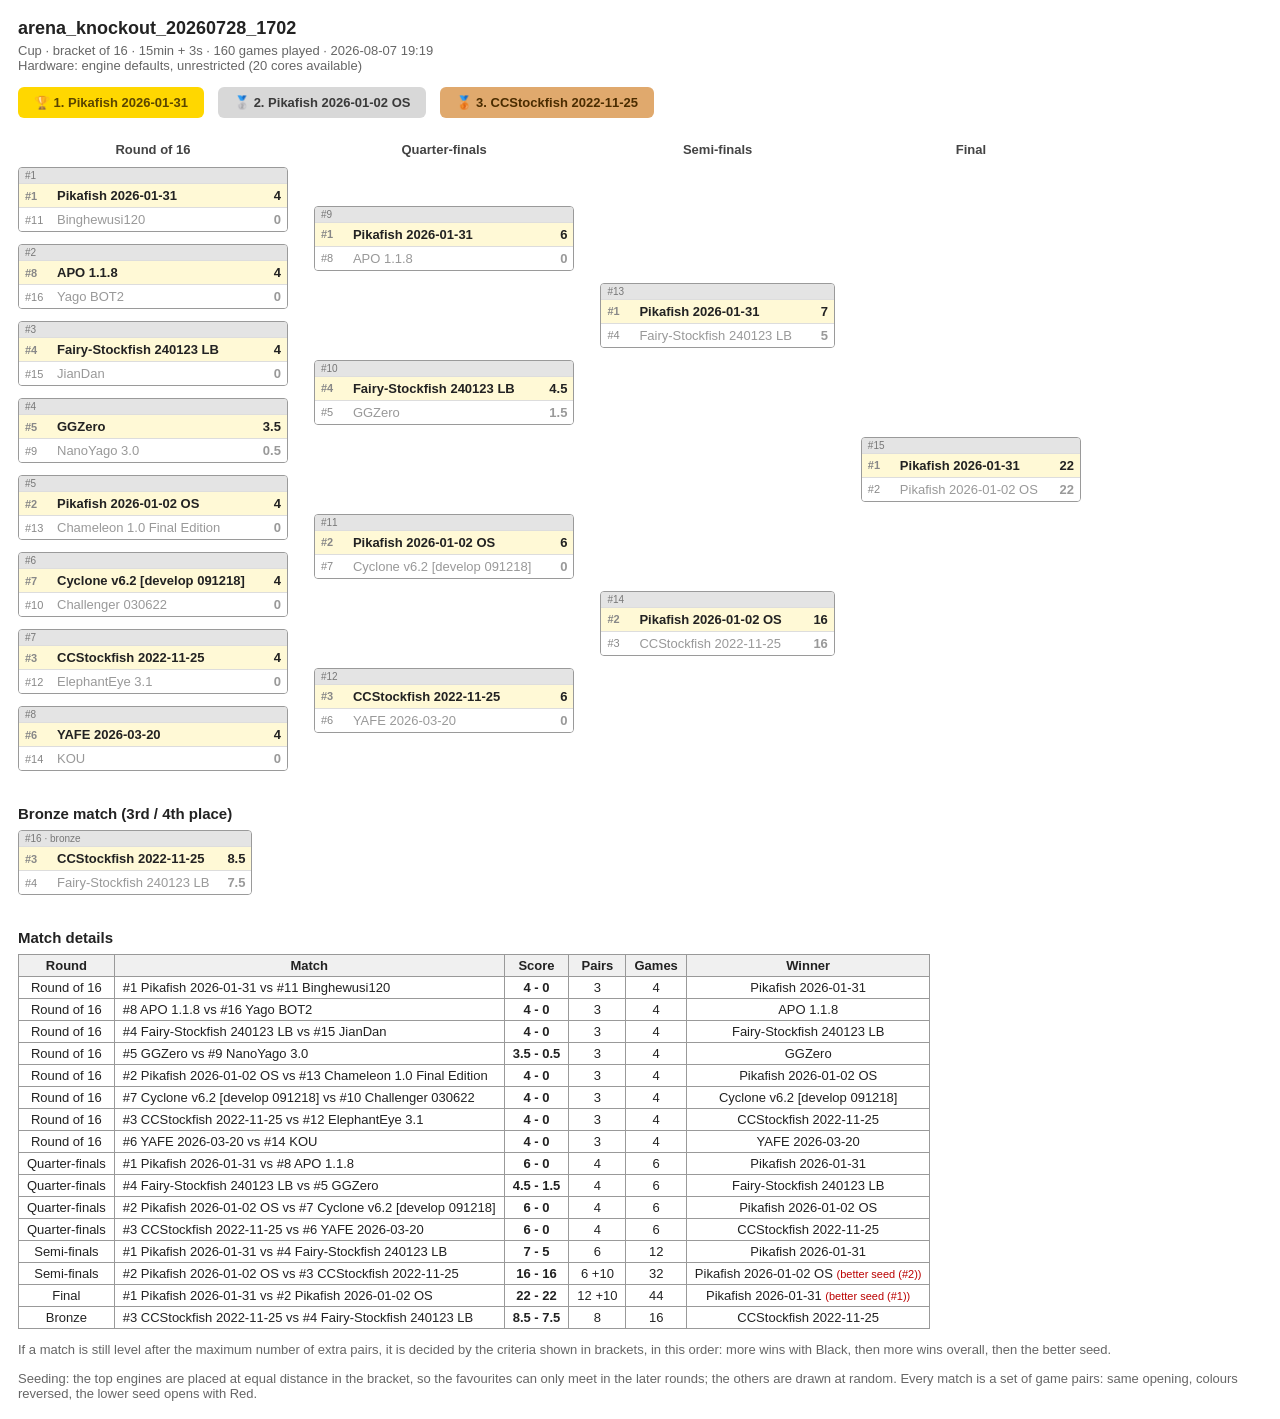
<file: knockout_arena_knockout_20260728_1702.html>
<!DOCTYPE html><html><head><meta charset='utf-8'>
<title>arena_knockout_20260728_1702</title>
<style>
 body{font-family:Calibri,Segoe UI,Arial,sans-serif;font-size:13px;margin:18px;background:#fff;color:#222}
 h1{font-size:18px;margin:0 0 4px 0}
 h2{font-size:15px;margin:22px 0 8px 0}
 .sub{color:#666;margin-bottom:14px}
 .podium{display:flex;gap:14px;margin:10px 0 20px 0;flex-wrap:wrap}
 .podium div{padding:8px 16px;border-radius:6px;font-weight:bold}
 .p1{background:#FFD700;color:#5a4500}.p2{background:#D8D8D8;color:#3a3a3a}.p3{background:#E0A96D;color:#4a2c00}
 .bracket{display:flex;gap:26px;align-items:stretch;overflow-x:auto;padding-bottom:12px}
 .round{display:flex;flex-direction:column;min-width:210px}.roundname{font-weight:bold;text-align:center;padding:4px 0 10px 0;color:#444}
 .matches{display:flex;flex-direction:column;justify-content:space-around;flex:1;gap:12px}
 .match{border:1px solid #9a9a9a;border-radius:4px;background:#F4F4F4;overflow:hidden}.mid{font-size:10px;color:#777;padding:2px 6px;background:#E4E4E4}
 .side{display:flex;align-items:center;gap:6px;padding:4px 6px;background:#fff;border-top:1px solid #DDD}.side .seed{color:#888;font-size:11px;min-width:26px}.side .nm{flex:1;white-space:nowrap;overflow:hidden;text-overflow:ellipsis}.side .sc{font-weight:bold;min-width:30px;text-align:right}.side.win{background:#FFF9D6;font-weight:bold}.side.lose{color:#999}
 table.detail{border-collapse:collapse;margin-top:6px}table.detail td,table.detail th{border:1px solid #999;padding:3px 8px;text-align:center;white-space:nowrap}table.detail th{background:#F0F0F0}table.detail td.left{text-align:left}.tb{color:#B00;font-size:11px}
</style></head><body>
<h1>arena_knockout_20260728_1702</h1>
<div class='sub'>Cup &middot; bracket of 16 &middot; 15min + 3s &middot; 160 games played &middot; 2026-08-07 19:19<br>Hardware: engine defaults, unrestricted (20 cores available)</div>
<div class='podium'><div class='p1'>&#127942; 1. Pikafish 2026-01-31</div><div class='p2'>&#129352; 2. Pikafish 2026-01-02 OS</div><div class='p3'>&#129353; 3. CCStockfish 2022-11-25</div></div>
<div class='bracket'>
<div class='round'><div class='roundname'>Round of 16</div><div class='matches'>
<div class='match'><div class='mid'>#1</div><div class='side win'><span class='seed'>#1</span><span class='nm'>Pikafish 2026-01-31</span><span class='sc'>4</span></div><div class='side lose'><span class='seed'>#11</span><span class='nm'>Binghewusi120</span><span class='sc'>0</span></div></div>
<div class='match'><div class='mid'>#2</div><div class='side win'><span class='seed'>#8</span><span class='nm'>APO 1.1.8</span><span class='sc'>4</span></div><div class='side lose'><span class='seed'>#16</span><span class='nm'>Yago BOT2</span><span class='sc'>0</span></div></div>
<div class='match'><div class='mid'>#3</div><div class='side win'><span class='seed'>#4</span><span class='nm'>Fairy-Stockfish 240123 LB</span><span class='sc'>4</span></div><div class='side lose'><span class='seed'>#15</span><span class='nm'>JianDan</span><span class='sc'>0</span></div></div>
<div class='match'><div class='mid'>#4</div><div class='side win'><span class='seed'>#5</span><span class='nm'>GGZero</span><span class='sc'>3.5</span></div><div class='side lose'><span class='seed'>#9</span><span class='nm'>NanoYago 3.0</span><span class='sc'>0.5</span></div></div>
<div class='match'><div class='mid'>#5</div><div class='side win'><span class='seed'>#2</span><span class='nm'>Pikafish 2026-01-02 OS</span><span class='sc'>4</span></div><div class='side lose'><span class='seed'>#13</span><span class='nm'>Chameleon 1.0 Final Edition</span><span class='sc'>0</span></div></div>
<div class='match'><div class='mid'>#6</div><div class='side win'><span class='seed'>#7</span><span class='nm'>Cyclone v6.2 [develop 091218]</span><span class='sc'>4</span></div><div class='side lose'><span class='seed'>#10</span><span class='nm'>Challenger 030622</span><span class='sc'>0</span></div></div>
<div class='match'><div class='mid'>#7</div><div class='side win'><span class='seed'>#3</span><span class='nm'>CCStockfish 2022-11-25</span><span class='sc'>4</span></div><div class='side lose'><span class='seed'>#12</span><span class='nm'>ElephantEye 3.1</span><span class='sc'>0</span></div></div>
<div class='match'><div class='mid'>#8</div><div class='side win'><span class='seed'>#6</span><span class='nm'>YAFE 2026-03-20</span><span class='sc'>4</span></div><div class='side lose'><span class='seed'>#14</span><span class='nm'>KOU</span><span class='sc'>0</span></div></div>
</div></div>
<div class='round'><div class='roundname'>Quarter-finals</div><div class='matches'>
<div class='match'><div class='mid'>#9</div><div class='side win'><span class='seed'>#1</span><span class='nm'>Pikafish 2026-01-31</span><span class='sc'>6</span></div><div class='side lose'><span class='seed'>#8</span><span class='nm'>APO 1.1.8</span><span class='sc'>0</span></div></div>
<div class='match'><div class='mid'>#10</div><div class='side win'><span class='seed'>#4</span><span class='nm'>Fairy-Stockfish 240123 LB</span><span class='sc'>4.5</span></div><div class='side lose'><span class='seed'>#5</span><span class='nm'>GGZero</span><span class='sc'>1.5</span></div></div>
<div class='match'><div class='mid'>#11</div><div class='side win'><span class='seed'>#2</span><span class='nm'>Pikafish 2026-01-02 OS</span><span class='sc'>6</span></div><div class='side lose'><span class='seed'>#7</span><span class='nm'>Cyclone v6.2 [develop 091218]</span><span class='sc'>0</span></div></div>
<div class='match'><div class='mid'>#12</div><div class='side win'><span class='seed'>#3</span><span class='nm'>CCStockfish 2022-11-25</span><span class='sc'>6</span></div><div class='side lose'><span class='seed'>#6</span><span class='nm'>YAFE 2026-03-20</span><span class='sc'>0</span></div></div>
</div></div>
<div class='round'><div class='roundname'>Semi-finals</div><div class='matches'>
<div class='match'><div class='mid'>#13</div><div class='side win'><span class='seed'>#1</span><span class='nm'>Pikafish 2026-01-31</span><span class='sc'>7</span></div><div class='side lose'><span class='seed'>#4</span><span class='nm'>Fairy-Stockfish 240123 LB</span><span class='sc'>5</span></div></div>
<div class='match'><div class='mid'>#14</div><div class='side win'><span class='seed'>#2</span><span class='nm'>Pikafish 2026-01-02 OS</span><span class='sc'>16</span></div><div class='side lose'><span class='seed'>#3</span><span class='nm'>CCStockfish 2022-11-25</span><span class='sc'>16</span></div></div>
</div></div>
<div class='round'><div class='roundname'>Final</div><div class='matches'><div class='match'><div class='mid'>#15</div><div class='side win'><span class='seed'>#1</span><span class='nm'>Pikafish 2026-01-31</span><span class='sc'>22</span></div><div class='side lose'><span class='seed'>#2</span><span class='nm'>Pikafish 2026-01-02 OS</span><span class='sc'>22</span></div></div></div></div>
</div>
<h2>Bronze match (3rd / 4th place)</h2><div class='bracket'><div class='round'><div class='matches'><div class='match'><div class='mid'>#16 &middot; bronze</div><div class='side win'><span class='seed'>#3</span><span class='nm'>CCStockfish 2022-11-25</span><span class='sc'>8.5</span></div><div class='side lose'><span class='seed'>#4</span><span class='nm'>Fairy-Stockfish 240123 LB</span><span class='sc'>7.5</span></div></div></div></div></div>
<h2>Match details</h2><table class='detail'><tr><th>Round</th><th>Match</th><th>Score</th><th>Pairs</th><th>Games</th><th>Winner</th></tr>
<tr><td>Round of 16</td><td class='left'>#1 Pikafish 2026-01-31 vs #11 Binghewusi120</td><td><b>4 - 0</b></td><td>3</td><td>4</td><td>Pikafish 2026-01-31</td></tr>
<tr><td>Round of 16</td><td class='left'>#8 APO 1.1.8 vs #16 Yago BOT2</td><td><b>4 - 0</b></td><td>3</td><td>4</td><td>APO 1.1.8</td></tr>
<tr><td>Round of 16</td><td class='left'>#4 Fairy-Stockfish 240123 LB vs #15 JianDan</td><td><b>4 - 0</b></td><td>3</td><td>4</td><td>Fairy-Stockfish 240123 LB</td></tr>
<tr><td>Round of 16</td><td class='left'>#5 GGZero vs #9 NanoYago 3.0</td><td><b>3.5 - 0.5</b></td><td>3</td><td>4</td><td>GGZero</td></tr>
<tr><td>Round of 16</td><td class='left'>#2 Pikafish 2026-01-02 OS vs #13 Chameleon 1.0 Final Edition</td><td><b>4 - 0</b></td><td>3</td><td>4</td><td>Pikafish 2026-01-02 OS</td></tr>
<tr><td>Round of 16</td><td class='left'>#7 Cyclone v6.2 [develop 091218] vs #10 Challenger 030622</td><td><b>4 - 0</b></td><td>3</td><td>4</td><td>Cyclone v6.2 [develop 091218]</td></tr>
<tr><td>Round of 16</td><td class='left'>#3 CCStockfish 2022-11-25 vs #12 ElephantEye 3.1</td><td><b>4 - 0</b></td><td>3</td><td>4</td><td>CCStockfish 2022-11-25</td></tr>
<tr><td>Round of 16</td><td class='left'>#6 YAFE 2026-03-20 vs #14 KOU</td><td><b>4 - 0</b></td><td>3</td><td>4</td><td>YAFE 2026-03-20</td></tr>
<tr><td>Quarter-finals</td><td class='left'>#1 Pikafish 2026-01-31 vs #8 APO 1.1.8</td><td><b>6 - 0</b></td><td>4</td><td>6</td><td>Pikafish 2026-01-31</td></tr>
<tr><td>Quarter-finals</td><td class='left'>#4 Fairy-Stockfish 240123 LB vs #5 GGZero</td><td><b>4.5 - 1.5</b></td><td>4</td><td>6</td><td>Fairy-Stockfish 240123 LB</td></tr>
<tr><td>Quarter-finals</td><td class='left'>#2 Pikafish 2026-01-02 OS vs #7 Cyclone v6.2 [develop 091218]</td><td><b>6 - 0</b></td><td>4</td><td>6</td><td>Pikafish 2026-01-02 OS</td></tr>
<tr><td>Quarter-finals</td><td class='left'>#3 CCStockfish 2022-11-25 vs #6 YAFE 2026-03-20</td><td><b>6 - 0</b></td><td>4</td><td>6</td><td>CCStockfish 2022-11-25</td></tr>
<tr><td>Semi-finals</td><td class='left'>#1 Pikafish 2026-01-31 vs #4 Fairy-Stockfish 240123 LB</td><td><b>7 - 5</b></td><td>6</td><td>12</td><td>Pikafish 2026-01-31</td></tr>
<tr><td>Semi-finals</td><td class='left'>#2 Pikafish 2026-01-02 OS vs #3 CCStockfish 2022-11-25</td><td><b>16 - 16</b></td><td>6 +10</td><td>32</td><td>Pikafish 2026-01-02 OS <span class='tb'>(better seed (#2))</span></td></tr>
<tr><td>Final</td><td class='left'>#1 Pikafish 2026-01-31 vs #2 Pikafish 2026-01-02 OS</td><td><b>22 - 22</b></td><td>12 +10</td><td>44</td><td>Pikafish 2026-01-31 <span class='tb'>(better seed (#1))</span></td></tr>
<tr><td>Bronze</td><td class='left'>#3 CCStockfish 2022-11-25 vs #4 Fairy-Stockfish 240123 LB</td><td><b>8.5 - 7.5</b></td><td>8</td><td>16</td><td>CCStockfish 2022-11-25</td></tr></table>
<p class='sub'>If a match is still level after the maximum number of extra pairs, it is decided by the criteria shown in brackets, in this order: more wins with Black, then more wins overall, then the better seed.</p>
<p class='sub'>Seeding: the top engines are placed at equal distance in the bracket, so the favourites can only meet in the later rounds; the others are drawn at random. Every match is a set of game pairs: same opening, colours reversed, the lower seed opens with Red.</p>
</body></html>
</file>
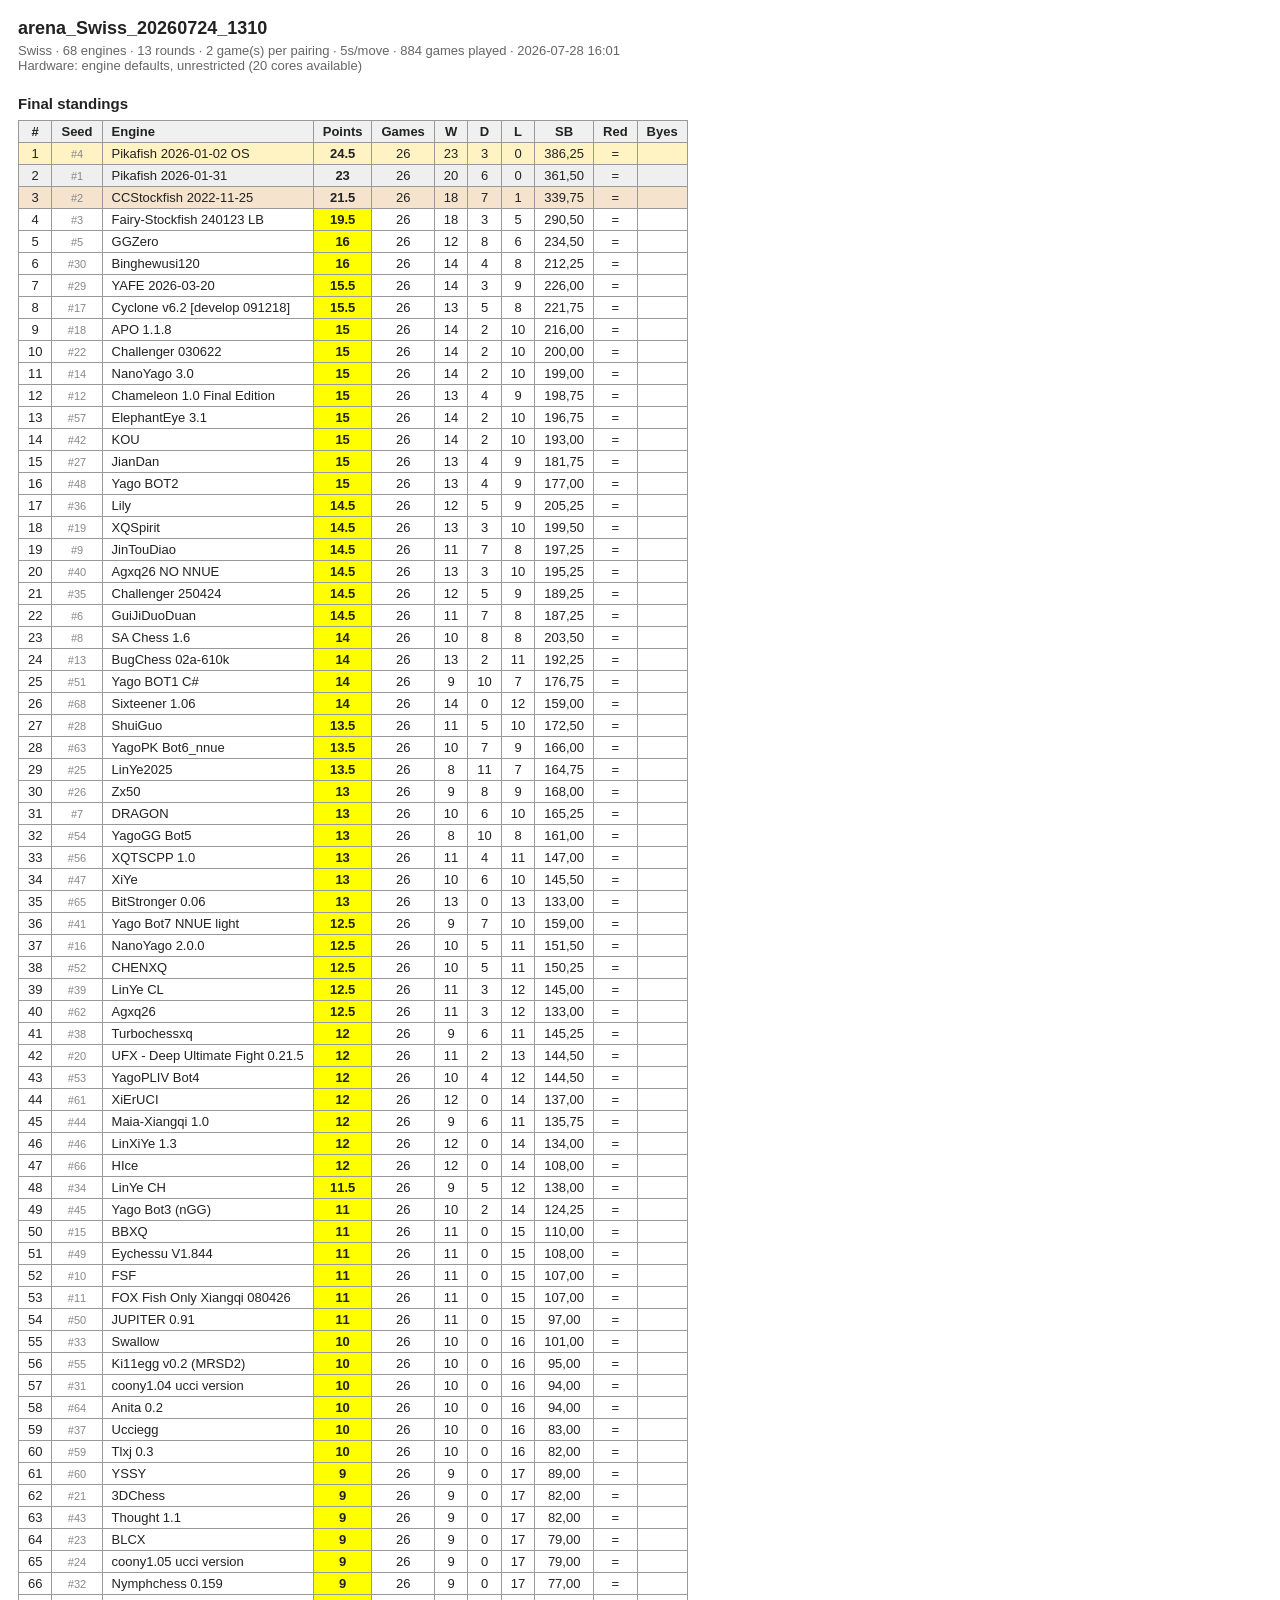
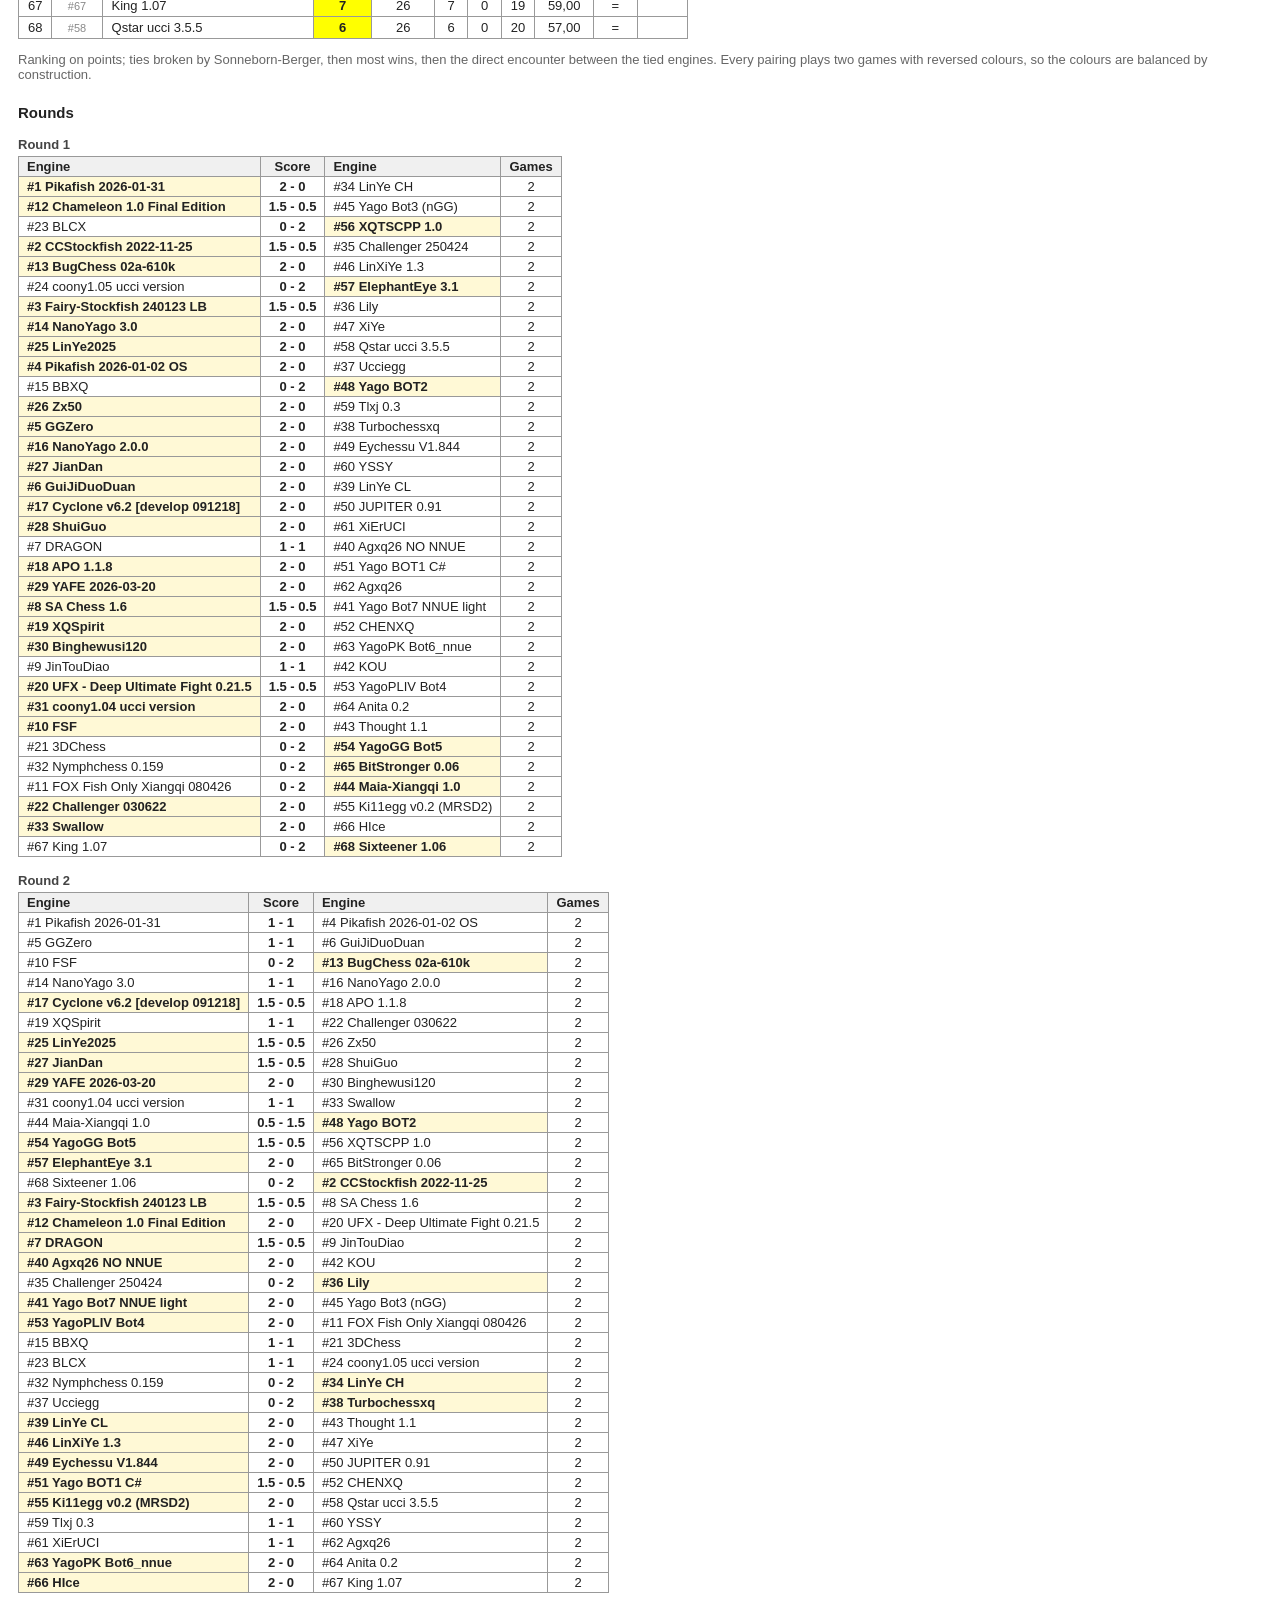
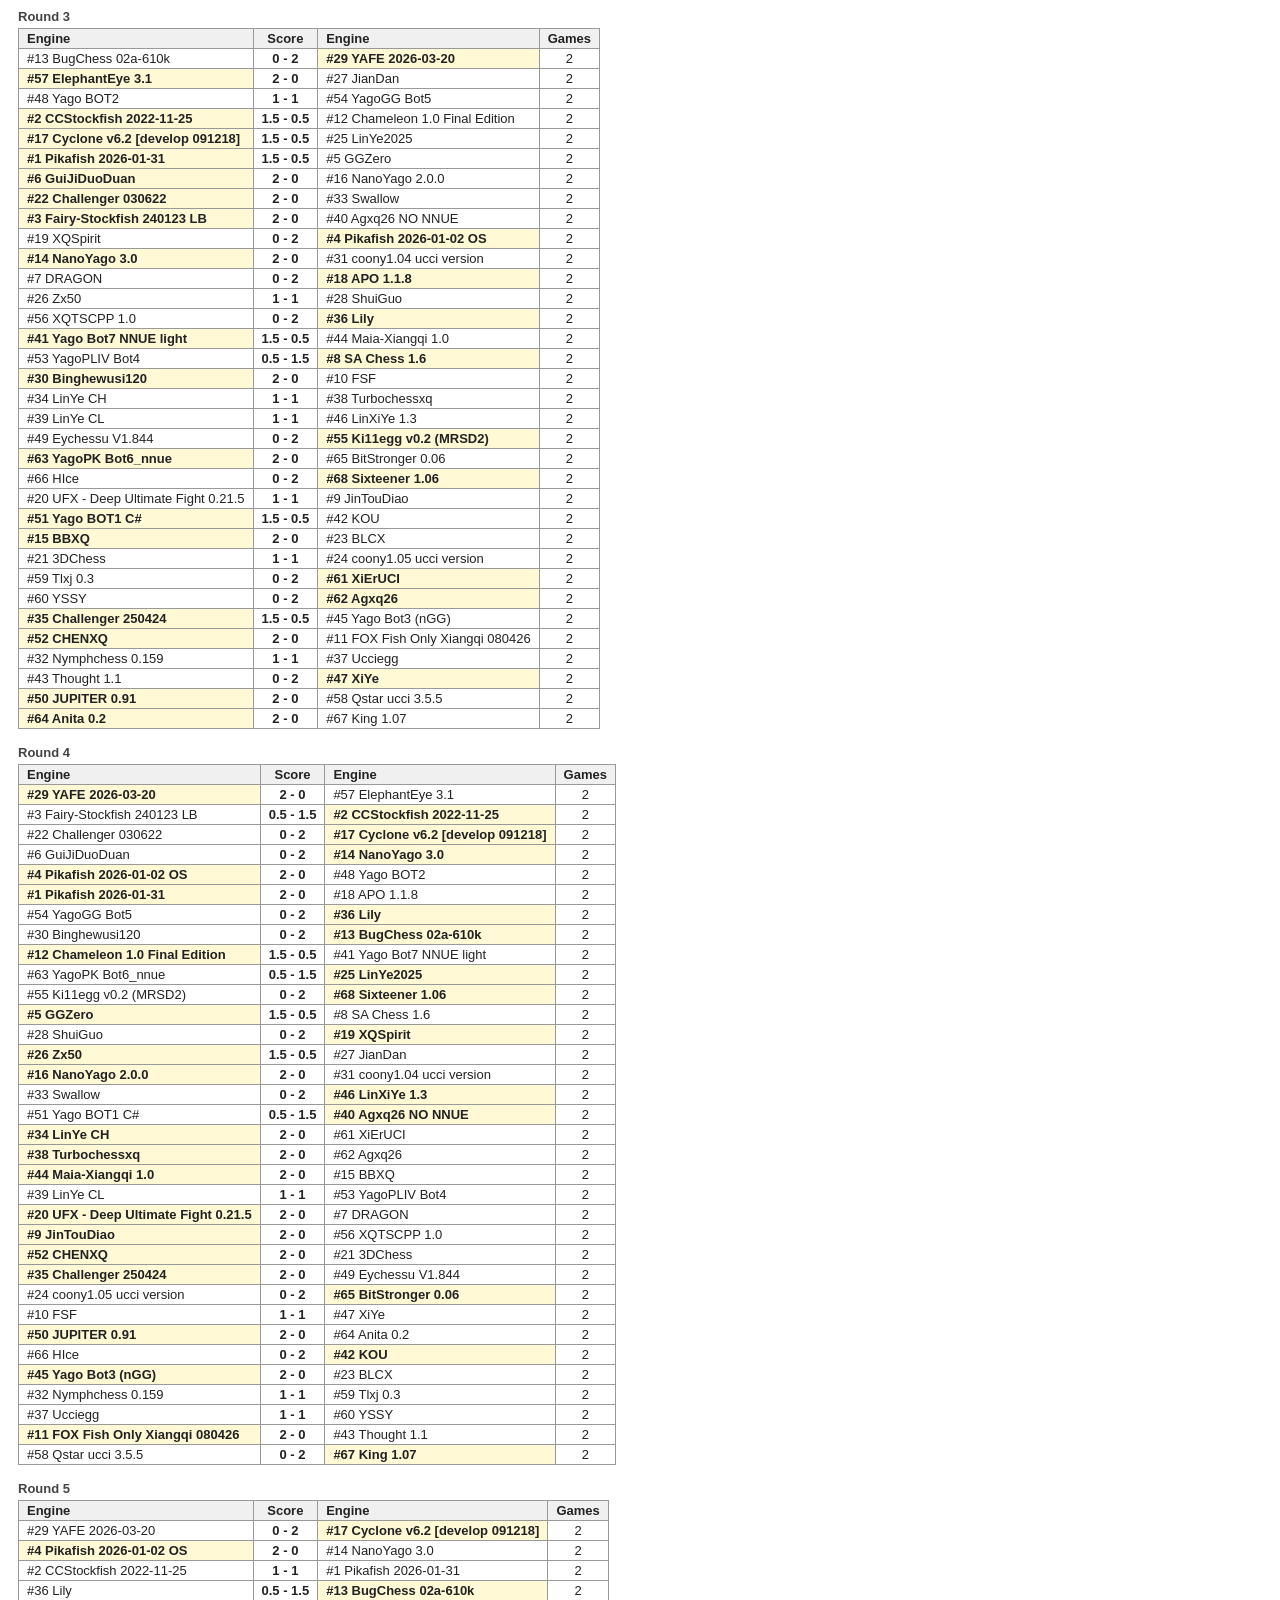
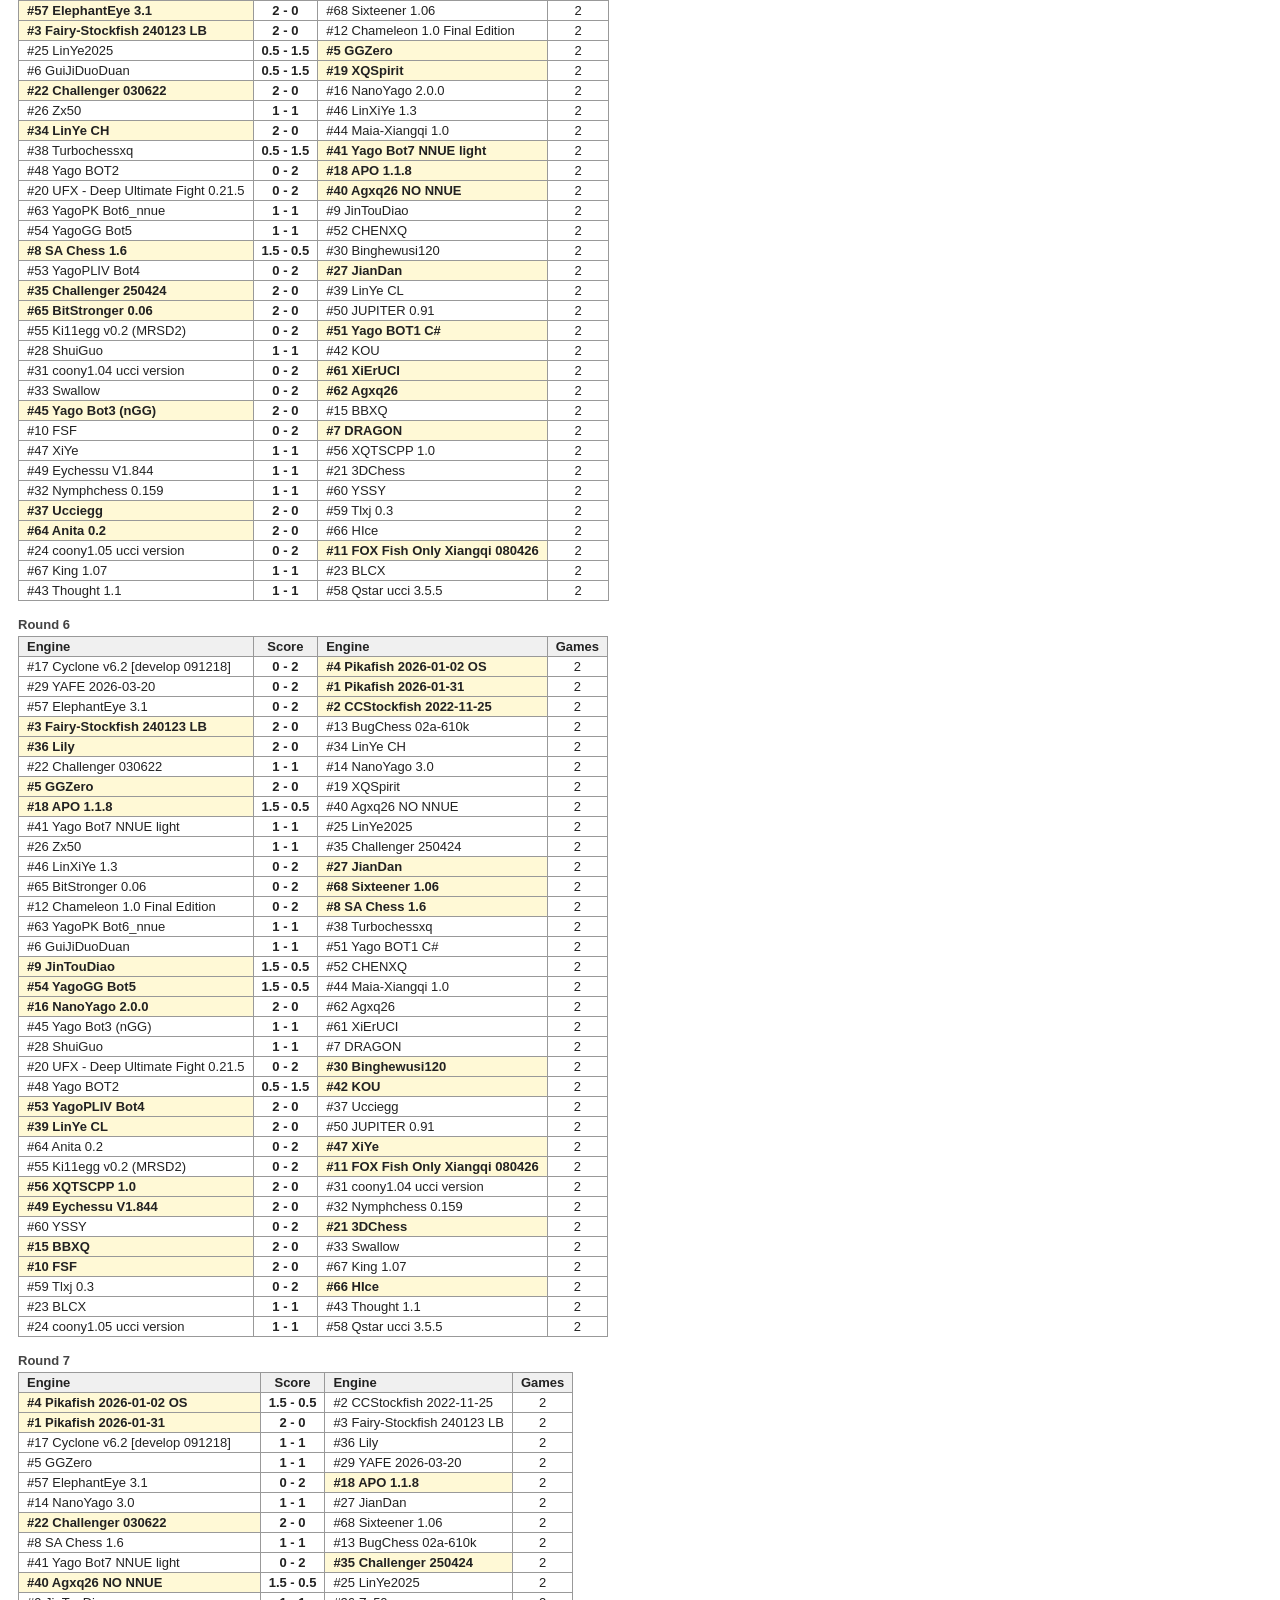
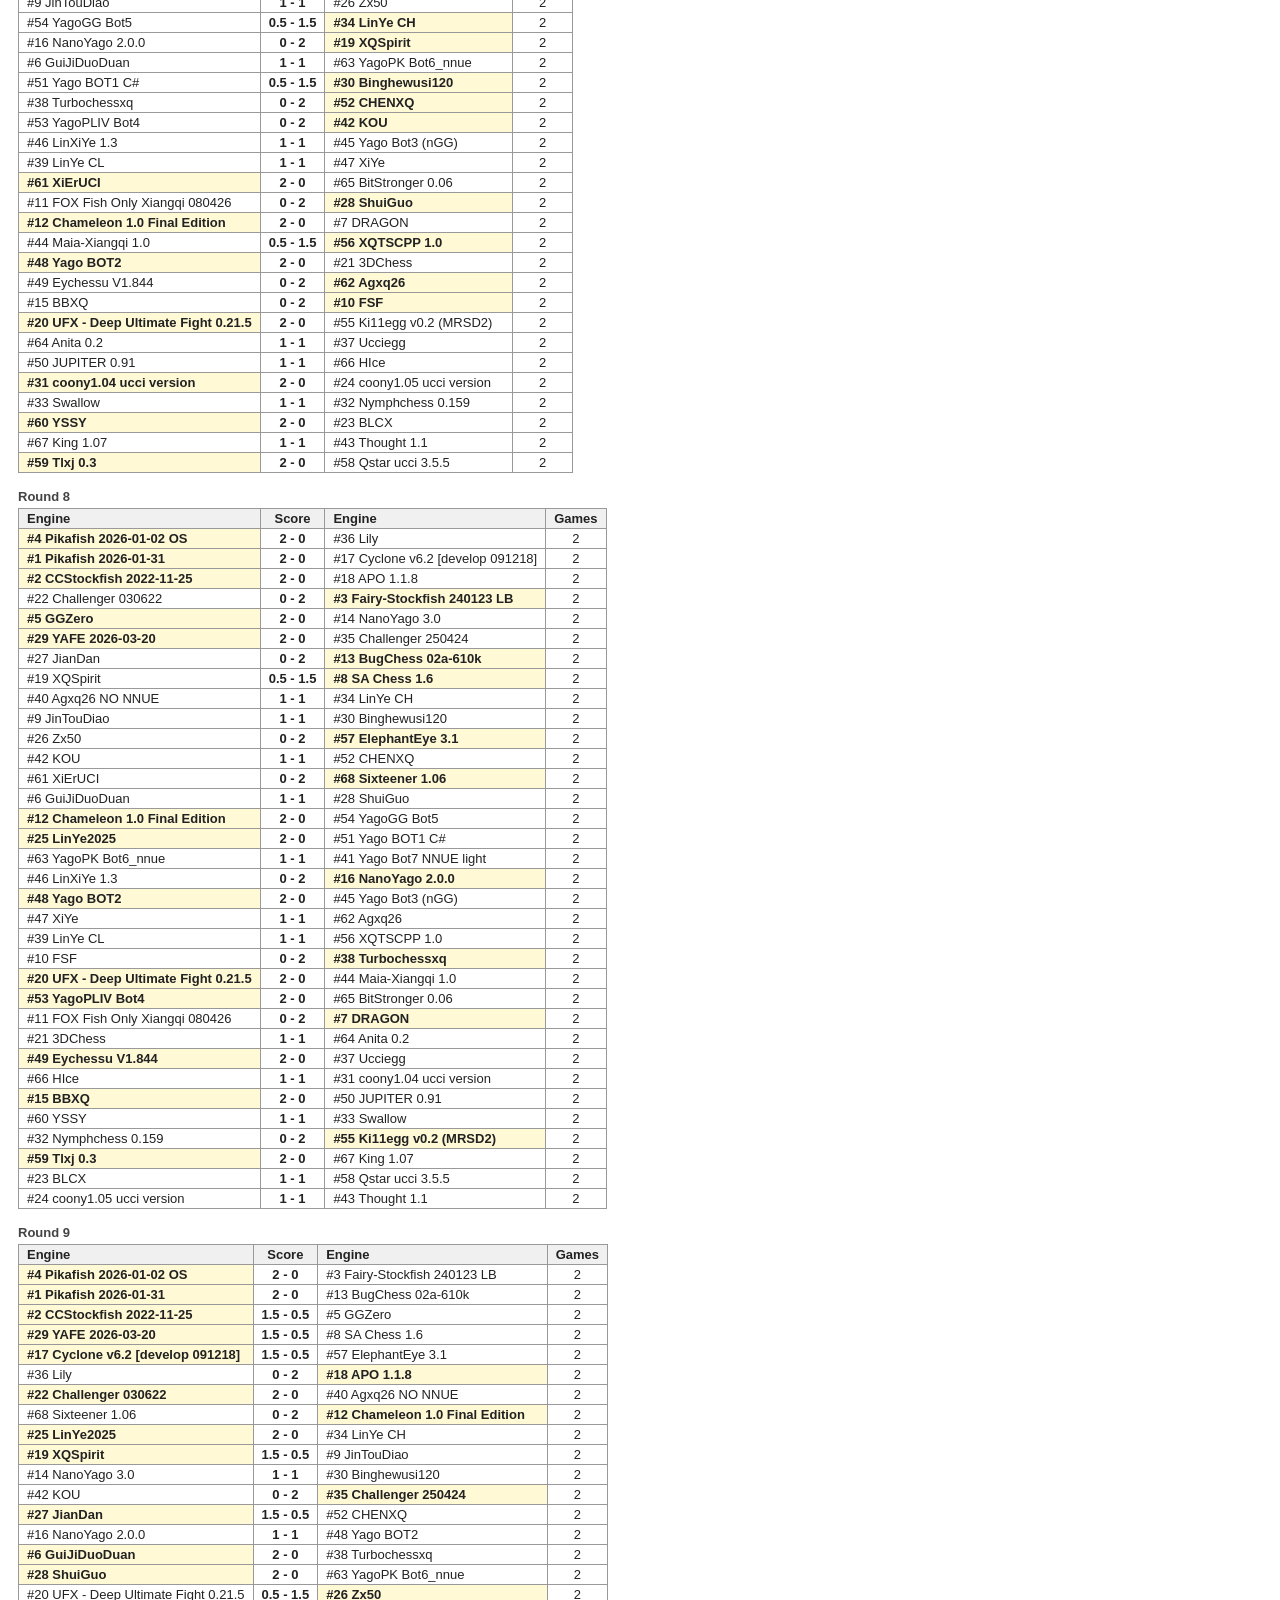
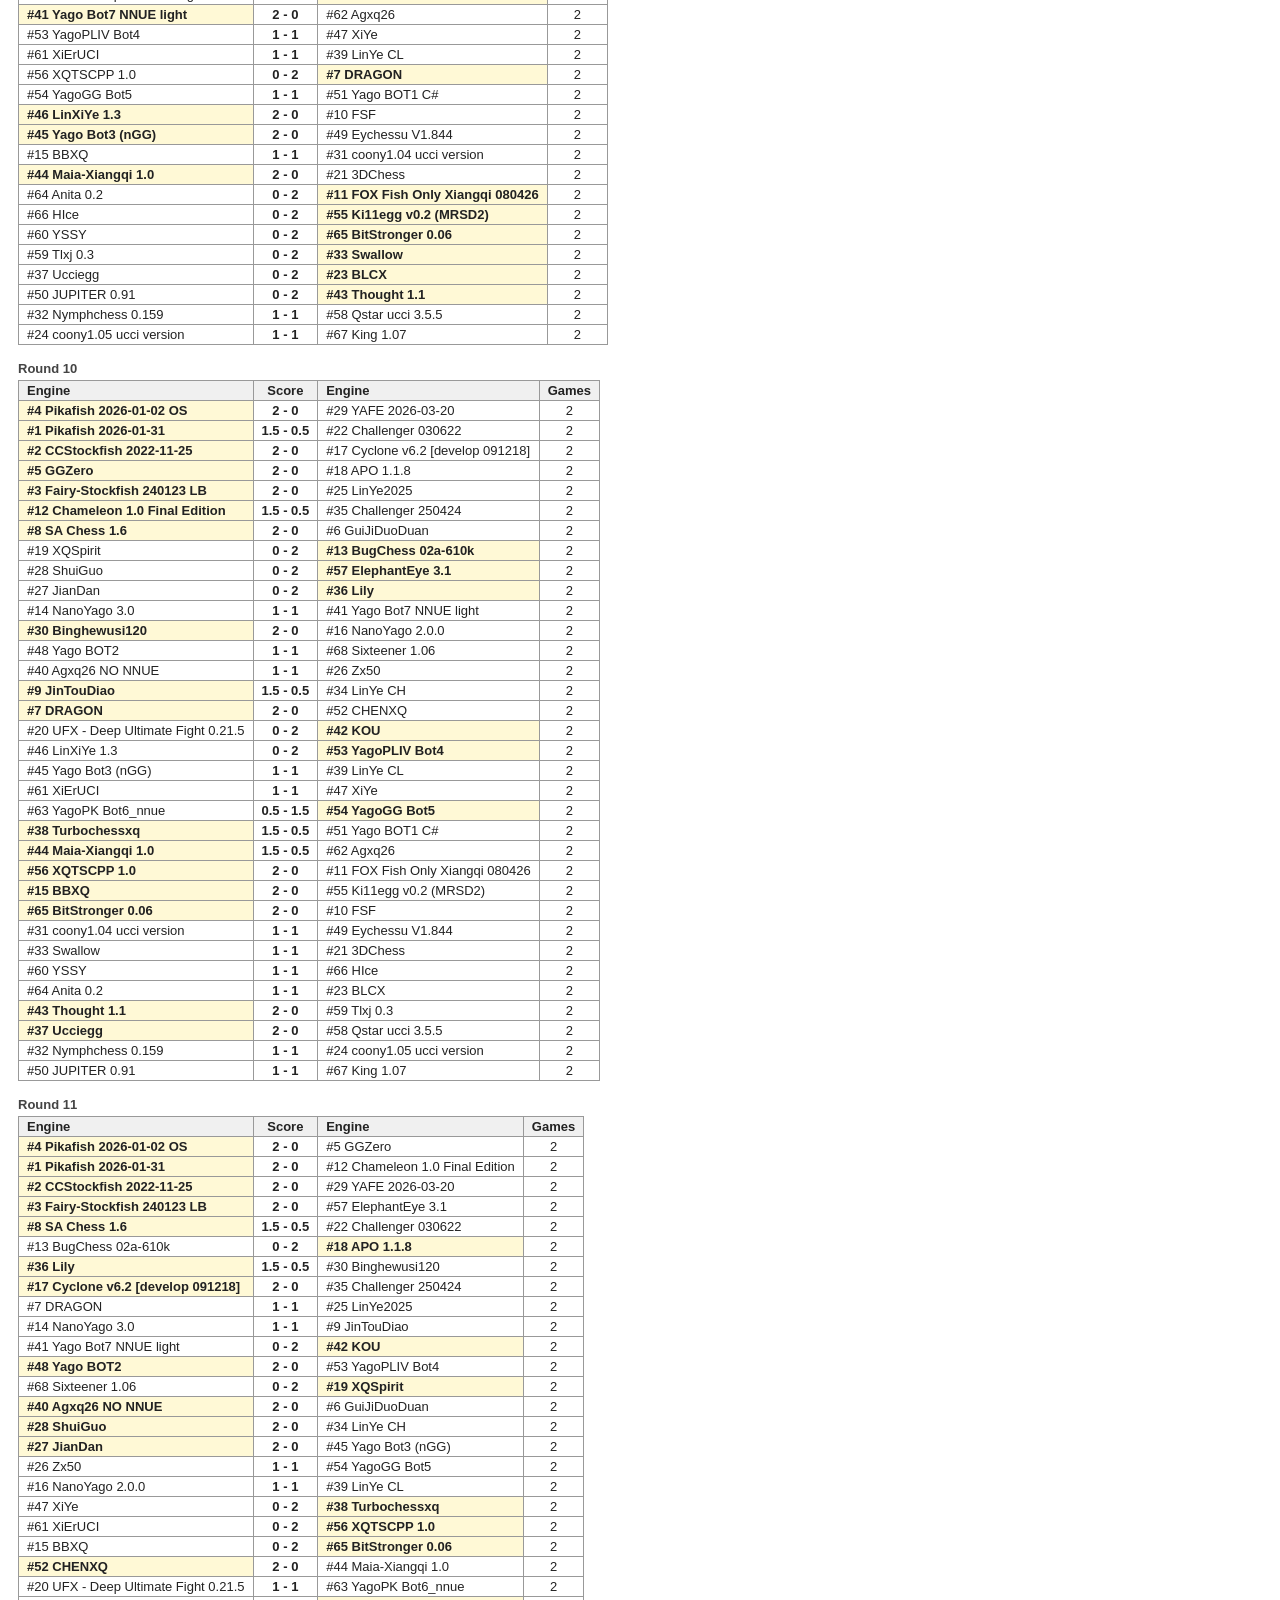
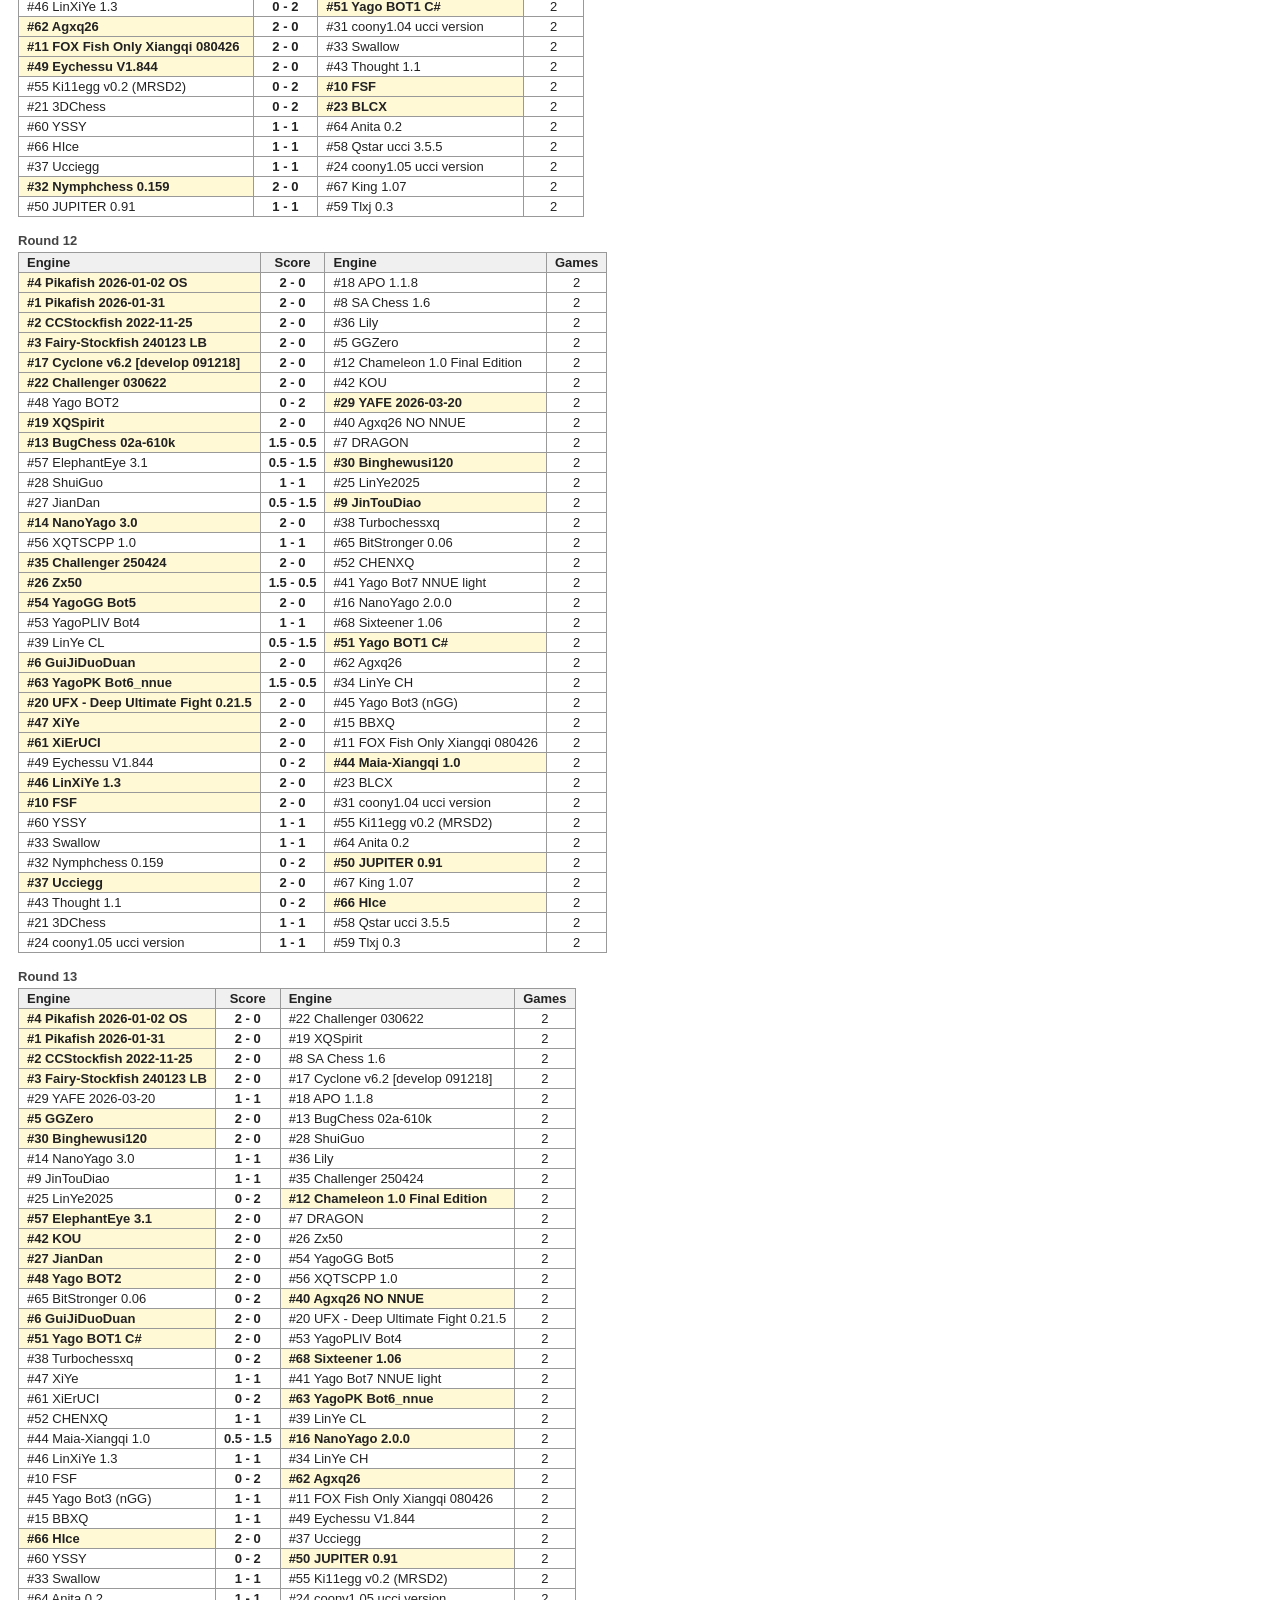
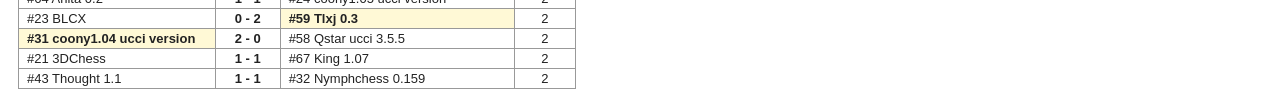
<file: swiss_arena_Swiss_20260724_1310.html>
﻿<!DOCTYPE html><html><head><meta charset='utf-8'>
<title>arena_Swiss_20260724_1310</title>
<style>
 body{font-family:Calibri,Segoe UI,Arial,sans-serif;font-size:13px;margin:18px;color:#222}
 h1{font-size:18px;margin:0 0 4px 0}
 h2{font-size:15px;margin:22px 0 8px 0}
 h3{font-size:13px;margin:16px 0 4px 0;color:#444}
 .sub{color:#666;margin-bottom:12px}
 table{border-collapse:collapse;margin-bottom:6px}
 td,th{border:1px solid #999;padding:3px 9px;text-align:center;white-space:nowrap}
 th{background:#F0F0F0}
 td.left,th.left{text-align:left}
 td.pts{background:#FFFF00;font-weight:bold}
 td.seed{color:#888;font-size:11px}
 td.sc{font-weight:bold}
 td.win{font-weight:bold;background:#FFF9D6}
 tr.gold td{background:#FFF3C4}
 tr.silver td{background:#EFEFEF}
 tr.bronze td{background:#F6E3CE}
 tr.bye td{color:#888;font-style:italic}
 table.round td,table.round th{padding:2px 8px}
</style>
</head><body>
<h1>arena_Swiss_20260724_1310</h1>
<div class='sub'>Swiss &middot; 68 engines &middot; 13 rounds &middot; 2 game(s) per pairing &middot; 5s/move &middot; 884 games played &middot; 2026-07-28 16:01<br>Hardware: engine defaults, unrestricted (20 cores available)</div>
<h2>Final standings</h2>
<table>
<tr><th>#</th><th>Seed</th><th class='left'>Engine</th><th>Points</th><th>Games</th><th>W</th><th>D</th><th>L</th><th>SB</th><th>Red</th><th>Byes</th></tr>
<tr class='gold'><td>1</td><td class='seed'>#4</td><td class='left'>Pikafish 2026-01-02 OS</td><td class='pts'>24.5</td><td>26</td><td>23</td><td>3</td><td>0</td><td>386,25</td><td>=</td><td></td></tr>
<tr class='silver'><td>2</td><td class='seed'>#1</td><td class='left'>Pikafish 2026-01-31</td><td class='pts'>23</td><td>26</td><td>20</td><td>6</td><td>0</td><td>361,50</td><td>=</td><td></td></tr>
<tr class='bronze'><td>3</td><td class='seed'>#2</td><td class='left'>CCStockfish 2022-11-25</td><td class='pts'>21.5</td><td>26</td><td>18</td><td>7</td><td>1</td><td>339,75</td><td>=</td><td></td></tr>
<tr><td>4</td><td class='seed'>#3</td><td class='left'>Fairy-Stockfish 240123 LB</td><td class='pts'>19.5</td><td>26</td><td>18</td><td>3</td><td>5</td><td>290,50</td><td>=</td><td></td></tr>
<tr><td>5</td><td class='seed'>#5</td><td class='left'>GGZero</td><td class='pts'>16</td><td>26</td><td>12</td><td>8</td><td>6</td><td>234,50</td><td>=</td><td></td></tr>
<tr><td>6</td><td class='seed'>#30</td><td class='left'>Binghewusi120</td><td class='pts'>16</td><td>26</td><td>14</td><td>4</td><td>8</td><td>212,25</td><td>=</td><td></td></tr>
<tr><td>7</td><td class='seed'>#29</td><td class='left'>YAFE 2026-03-20</td><td class='pts'>15.5</td><td>26</td><td>14</td><td>3</td><td>9</td><td>226,00</td><td>=</td><td></td></tr>
<tr><td>8</td><td class='seed'>#17</td><td class='left'>Cyclone v6.2 [develop 091218]</td><td class='pts'>15.5</td><td>26</td><td>13</td><td>5</td><td>8</td><td>221,75</td><td>=</td><td></td></tr>
<tr><td>9</td><td class='seed'>#18</td><td class='left'>APO 1.1.8</td><td class='pts'>15</td><td>26</td><td>14</td><td>2</td><td>10</td><td>216,00</td><td>=</td><td></td></tr>
<tr><td>10</td><td class='seed'>#22</td><td class='left'>Challenger 030622</td><td class='pts'>15</td><td>26</td><td>14</td><td>2</td><td>10</td><td>200,00</td><td>=</td><td></td></tr>
<tr><td>11</td><td class='seed'>#14</td><td class='left'>NanoYago 3.0</td><td class='pts'>15</td><td>26</td><td>14</td><td>2</td><td>10</td><td>199,00</td><td>=</td><td></td></tr>
<tr><td>12</td><td class='seed'>#12</td><td class='left'>Chameleon 1.0 Final Edition</td><td class='pts'>15</td><td>26</td><td>13</td><td>4</td><td>9</td><td>198,75</td><td>=</td><td></td></tr>
<tr><td>13</td><td class='seed'>#57</td><td class='left'>ElephantEye 3.1</td><td class='pts'>15</td><td>26</td><td>14</td><td>2</td><td>10</td><td>196,75</td><td>=</td><td></td></tr>
<tr><td>14</td><td class='seed'>#42</td><td class='left'>KOU</td><td class='pts'>15</td><td>26</td><td>14</td><td>2</td><td>10</td><td>193,00</td><td>=</td><td></td></tr>
<tr><td>15</td><td class='seed'>#27</td><td class='left'>JianDan</td><td class='pts'>15</td><td>26</td><td>13</td><td>4</td><td>9</td><td>181,75</td><td>=</td><td></td></tr>
<tr><td>16</td><td class='seed'>#48</td><td class='left'>Yago BOT2</td><td class='pts'>15</td><td>26</td><td>13</td><td>4</td><td>9</td><td>177,00</td><td>=</td><td></td></tr>
<tr><td>17</td><td class='seed'>#36</td><td class='left'>Lily</td><td class='pts'>14.5</td><td>26</td><td>12</td><td>5</td><td>9</td><td>205,25</td><td>=</td><td></td></tr>
<tr><td>18</td><td class='seed'>#19</td><td class='left'>XQSpirit</td><td class='pts'>14.5</td><td>26</td><td>13</td><td>3</td><td>10</td><td>199,50</td><td>=</td><td></td></tr>
<tr><td>19</td><td class='seed'>#9</td><td class='left'>JinTouDiao</td><td class='pts'>14.5</td><td>26</td><td>11</td><td>7</td><td>8</td><td>197,25</td><td>=</td><td></td></tr>
<tr><td>20</td><td class='seed'>#40</td><td class='left'>Agxq26 NO NNUE</td><td class='pts'>14.5</td><td>26</td><td>13</td><td>3</td><td>10</td><td>195,25</td><td>=</td><td></td></tr>
<tr><td>21</td><td class='seed'>#35</td><td class='left'>Challenger 250424</td><td class='pts'>14.5</td><td>26</td><td>12</td><td>5</td><td>9</td><td>189,25</td><td>=</td><td></td></tr>
<tr><td>22</td><td class='seed'>#6</td><td class='left'>GuiJiDuoDuan</td><td class='pts'>14.5</td><td>26</td><td>11</td><td>7</td><td>8</td><td>187,25</td><td>=</td><td></td></tr>
<tr><td>23</td><td class='seed'>#8</td><td class='left'>SA Chess 1.6</td><td class='pts'>14</td><td>26</td><td>10</td><td>8</td><td>8</td><td>203,50</td><td>=</td><td></td></tr>
<tr><td>24</td><td class='seed'>#13</td><td class='left'>BugChess 02a-610k</td><td class='pts'>14</td><td>26</td><td>13</td><td>2</td><td>11</td><td>192,25</td><td>=</td><td></td></tr>
<tr><td>25</td><td class='seed'>#51</td><td class='left'>Yago BOT1 C#</td><td class='pts'>14</td><td>26</td><td>9</td><td>10</td><td>7</td><td>176,75</td><td>=</td><td></td></tr>
<tr><td>26</td><td class='seed'>#68</td><td class='left'>Sixteener 1.06</td><td class='pts'>14</td><td>26</td><td>14</td><td>0</td><td>12</td><td>159,00</td><td>=</td><td></td></tr>
<tr><td>27</td><td class='seed'>#28</td><td class='left'>ShuiGuo</td><td class='pts'>13.5</td><td>26</td><td>11</td><td>5</td><td>10</td><td>172,50</td><td>=</td><td></td></tr>
<tr><td>28</td><td class='seed'>#63</td><td class='left'>YagoPK Bot6_nnue</td><td class='pts'>13.5</td><td>26</td><td>10</td><td>7</td><td>9</td><td>166,00</td><td>=</td><td></td></tr>
<tr><td>29</td><td class='seed'>#25</td><td class='left'>LinYe2025</td><td class='pts'>13.5</td><td>26</td><td>8</td><td>11</td><td>7</td><td>164,75</td><td>=</td><td></td></tr>
<tr><td>30</td><td class='seed'>#26</td><td class='left'>Zx50</td><td class='pts'>13</td><td>26</td><td>9</td><td>8</td><td>9</td><td>168,00</td><td>=</td><td></td></tr>
<tr><td>31</td><td class='seed'>#7</td><td class='left'>DRAGON</td><td class='pts'>13</td><td>26</td><td>10</td><td>6</td><td>10</td><td>165,25</td><td>=</td><td></td></tr>
<tr><td>32</td><td class='seed'>#54</td><td class='left'>YagoGG Bot5</td><td class='pts'>13</td><td>26</td><td>8</td><td>10</td><td>8</td><td>161,00</td><td>=</td><td></td></tr>
<tr><td>33</td><td class='seed'>#56</td><td class='left'>XQTSCPP 1.0</td><td class='pts'>13</td><td>26</td><td>11</td><td>4</td><td>11</td><td>147,00</td><td>=</td><td></td></tr>
<tr><td>34</td><td class='seed'>#47</td><td class='left'>XiYe</td><td class='pts'>13</td><td>26</td><td>10</td><td>6</td><td>10</td><td>145,50</td><td>=</td><td></td></tr>
<tr><td>35</td><td class='seed'>#65</td><td class='left'>BitStronger 0.06</td><td class='pts'>13</td><td>26</td><td>13</td><td>0</td><td>13</td><td>133,00</td><td>=</td><td></td></tr>
<tr><td>36</td><td class='seed'>#41</td><td class='left'>Yago Bot7 NNUE light</td><td class='pts'>12.5</td><td>26</td><td>9</td><td>7</td><td>10</td><td>159,00</td><td>=</td><td></td></tr>
<tr><td>37</td><td class='seed'>#16</td><td class='left'>NanoYago 2.0.0</td><td class='pts'>12.5</td><td>26</td><td>10</td><td>5</td><td>11</td><td>151,50</td><td>=</td><td></td></tr>
<tr><td>38</td><td class='seed'>#52</td><td class='left'>CHENXQ</td><td class='pts'>12.5</td><td>26</td><td>10</td><td>5</td><td>11</td><td>150,25</td><td>=</td><td></td></tr>
<tr><td>39</td><td class='seed'>#39</td><td class='left'>LinYe CL</td><td class='pts'>12.5</td><td>26</td><td>11</td><td>3</td><td>12</td><td>145,00</td><td>=</td><td></td></tr>
<tr><td>40</td><td class='seed'>#62</td><td class='left'>Agxq26</td><td class='pts'>12.5</td><td>26</td><td>11</td><td>3</td><td>12</td><td>133,00</td><td>=</td><td></td></tr>
<tr><td>41</td><td class='seed'>#38</td><td class='left'>Turbochessxq</td><td class='pts'>12</td><td>26</td><td>9</td><td>6</td><td>11</td><td>145,25</td><td>=</td><td></td></tr>
<tr><td>42</td><td class='seed'>#20</td><td class='left'>UFX - Deep Ultimate Fight 0.21.5</td><td class='pts'>12</td><td>26</td><td>11</td><td>2</td><td>13</td><td>144,50</td><td>=</td><td></td></tr>
<tr><td>43</td><td class='seed'>#53</td><td class='left'>YagoPLIV Bot4</td><td class='pts'>12</td><td>26</td><td>10</td><td>4</td><td>12</td><td>144,50</td><td>=</td><td></td></tr>
<tr><td>44</td><td class='seed'>#61</td><td class='left'>XiErUCI</td><td class='pts'>12</td><td>26</td><td>12</td><td>0</td><td>14</td><td>137,00</td><td>=</td><td></td></tr>
<tr><td>45</td><td class='seed'>#44</td><td class='left'>Maia-Xiangqi 1.0</td><td class='pts'>12</td><td>26</td><td>9</td><td>6</td><td>11</td><td>135,75</td><td>=</td><td></td></tr>
<tr><td>46</td><td class='seed'>#46</td><td class='left'>LinXiYe 1.3</td><td class='pts'>12</td><td>26</td><td>12</td><td>0</td><td>14</td><td>134,00</td><td>=</td><td></td></tr>
<tr><td>47</td><td class='seed'>#66</td><td class='left'>HIce</td><td class='pts'>12</td><td>26</td><td>12</td><td>0</td><td>14</td><td>108,00</td><td>=</td><td></td></tr>
<tr><td>48</td><td class='seed'>#34</td><td class='left'>LinYe CH</td><td class='pts'>11.5</td><td>26</td><td>9</td><td>5</td><td>12</td><td>138,00</td><td>=</td><td></td></tr>
<tr><td>49</td><td class='seed'>#45</td><td class='left'>Yago Bot3 (nGG)</td><td class='pts'>11</td><td>26</td><td>10</td><td>2</td><td>14</td><td>124,25</td><td>=</td><td></td></tr>
<tr><td>50</td><td class='seed'>#15</td><td class='left'>BBXQ</td><td class='pts'>11</td><td>26</td><td>11</td><td>0</td><td>15</td><td>110,00</td><td>=</td><td></td></tr>
<tr><td>51</td><td class='seed'>#49</td><td class='left'>Eychessu V1.844</td><td class='pts'>11</td><td>26</td><td>11</td><td>0</td><td>15</td><td>108,00</td><td>=</td><td></td></tr>
<tr><td>52</td><td class='seed'>#10</td><td class='left'>FSF</td><td class='pts'>11</td><td>26</td><td>11</td><td>0</td><td>15</td><td>107,00</td><td>=</td><td></td></tr>
<tr><td>53</td><td class='seed'>#11</td><td class='left'>FOX Fish Only Xiangqi 080426</td><td class='pts'>11</td><td>26</td><td>11</td><td>0</td><td>15</td><td>107,00</td><td>=</td><td></td></tr>
<tr><td>54</td><td class='seed'>#50</td><td class='left'>JUPITER 0.91</td><td class='pts'>11</td><td>26</td><td>11</td><td>0</td><td>15</td><td>97,00</td><td>=</td><td></td></tr>
<tr><td>55</td><td class='seed'>#33</td><td class='left'>Swallow</td><td class='pts'>10</td><td>26</td><td>10</td><td>0</td><td>16</td><td>101,00</td><td>=</td><td></td></tr>
<tr><td>56</td><td class='seed'>#55</td><td class='left'>Ki11egg v0.2 (MRSD2)</td><td class='pts'>10</td><td>26</td><td>10</td><td>0</td><td>16</td><td>95,00</td><td>=</td><td></td></tr>
<tr><td>57</td><td class='seed'>#31</td><td class='left'>coony1.04 ucci version</td><td class='pts'>10</td><td>26</td><td>10</td><td>0</td><td>16</td><td>94,00</td><td>=</td><td></td></tr>
<tr><td>58</td><td class='seed'>#64</td><td class='left'>Anita 0.2</td><td class='pts'>10</td><td>26</td><td>10</td><td>0</td><td>16</td><td>94,00</td><td>=</td><td></td></tr>
<tr><td>59</td><td class='seed'>#37</td><td class='left'>Ucciegg</td><td class='pts'>10</td><td>26</td><td>10</td><td>0</td><td>16</td><td>83,00</td><td>=</td><td></td></tr>
<tr><td>60</td><td class='seed'>#59</td><td class='left'>Tlxj 0.3</td><td class='pts'>10</td><td>26</td><td>10</td><td>0</td><td>16</td><td>82,00</td><td>=</td><td></td></tr>
<tr><td>61</td><td class='seed'>#60</td><td class='left'>YSSY</td><td class='pts'>9</td><td>26</td><td>9</td><td>0</td><td>17</td><td>89,00</td><td>=</td><td></td></tr>
<tr><td>62</td><td class='seed'>#21</td><td class='left'>3DChess</td><td class='pts'>9</td><td>26</td><td>9</td><td>0</td><td>17</td><td>82,00</td><td>=</td><td></td></tr>
<tr><td>63</td><td class='seed'>#43</td><td class='left'>Thought 1.1</td><td class='pts'>9</td><td>26</td><td>9</td><td>0</td><td>17</td><td>82,00</td><td>=</td><td></td></tr>
<tr><td>64</td><td class='seed'>#23</td><td class='left'>BLCX</td><td class='pts'>9</td><td>26</td><td>9</td><td>0</td><td>17</td><td>79,00</td><td>=</td><td></td></tr>
<tr><td>65</td><td class='seed'>#24</td><td class='left'>coony1.05 ucci version</td><td class='pts'>9</td><td>26</td><td>9</td><td>0</td><td>17</td><td>79,00</td><td>=</td><td></td></tr>
<tr><td>66</td><td class='seed'>#32</td><td class='left'>Nymphchess 0.159</td><td class='pts'>9</td><td>26</td><td>9</td><td>0</td><td>17</td><td>77,00</td><td>=</td><td></td></tr>
<tr><td>67</td><td class='seed'>#67</td><td class='left'>King 1.07</td><td class='pts'>7</td><td>26</td><td>7</td><td>0</td><td>19</td><td>59,00</td><td>=</td><td></td></tr>
<tr><td>68</td><td class='seed'>#58</td><td class='left'>Qstar ucci 3.5.5</td><td class='pts'>6</td><td>26</td><td>6</td><td>0</td><td>20</td><td>57,00</td><td>=</td><td></td></tr>
</table>
<p class='sub'>Ranking on points; ties broken by Sonneborn-Berger, then most wins, then the direct encounter between the tied engines. Every pairing plays two games with reversed colours, so the colours are balanced by construction.</p>
<h2>Rounds</h2>
<h3>Round 1</h3>
<table class='round'>
<tr><th class='left'>Engine</th><th>Score</th><th class='left'>Engine</th><th>Games</th></tr>
<tr><td class='left win'>#1 Pikafish 2026-01-31</td><td class='sc'>2 - 0</td><td class='left'>#34 LinYe CH</td><td>2</td></tr>
<tr><td class='left win'>#12 Chameleon 1.0 Final Edition</td><td class='sc'>1.5 - 0.5</td><td class='left'>#45 Yago Bot3 (nGG)</td><td>2</td></tr>
<tr><td class='left'>#23 BLCX</td><td class='sc'>0 - 2</td><td class='left win'>#56 XQTSCPP 1.0</td><td>2</td></tr>
<tr><td class='left win'>#2 CCStockfish 2022-11-25</td><td class='sc'>1.5 - 0.5</td><td class='left'>#35 Challenger 250424</td><td>2</td></tr>
<tr><td class='left win'>#13 BugChess 02a-610k</td><td class='sc'>2 - 0</td><td class='left'>#46 LinXiYe 1.3</td><td>2</td></tr>
<tr><td class='left'>#24 coony1.05 ucci version</td><td class='sc'>0 - 2</td><td class='left win'>#57 ElephantEye 3.1</td><td>2</td></tr>
<tr><td class='left win'>#3 Fairy-Stockfish 240123 LB</td><td class='sc'>1.5 - 0.5</td><td class='left'>#36 Lily</td><td>2</td></tr>
<tr><td class='left win'>#14 NanoYago 3.0</td><td class='sc'>2 - 0</td><td class='left'>#47 XiYe</td><td>2</td></tr>
<tr><td class='left win'>#25 LinYe2025</td><td class='sc'>2 - 0</td><td class='left'>#58 Qstar ucci 3.5.5</td><td>2</td></tr>
<tr><td class='left win'>#4 Pikafish 2026-01-02 OS</td><td class='sc'>2 - 0</td><td class='left'>#37 Ucciegg</td><td>2</td></tr>
<tr><td class='left'>#15 BBXQ</td><td class='sc'>0 - 2</td><td class='left win'>#48 Yago BOT2</td><td>2</td></tr>
<tr><td class='left win'>#26 Zx50</td><td class='sc'>2 - 0</td><td class='left'>#59 Tlxj 0.3</td><td>2</td></tr>
<tr><td class='left win'>#5 GGZero</td><td class='sc'>2 - 0</td><td class='left'>#38 Turbochessxq</td><td>2</td></tr>
<tr><td class='left win'>#16 NanoYago 2.0.0</td><td class='sc'>2 - 0</td><td class='left'>#49 Eychessu V1.844</td><td>2</td></tr>
<tr><td class='left win'>#27 JianDan</td><td class='sc'>2 - 0</td><td class='left'>#60 YSSY</td><td>2</td></tr>
<tr><td class='left win'>#6 GuiJiDuoDuan</td><td class='sc'>2 - 0</td><td class='left'>#39 LinYe CL</td><td>2</td></tr>
<tr><td class='left win'>#17 Cyclone v6.2 [develop 091218]</td><td class='sc'>2 - 0</td><td class='left'>#50 JUPITER 0.91</td><td>2</td></tr>
<tr><td class='left win'>#28 ShuiGuo</td><td class='sc'>2 - 0</td><td class='left'>#61 XiErUCI</td><td>2</td></tr>
<tr><td class='left'>#7 DRAGON</td><td class='sc'>1 - 1</td><td class='left'>#40 Agxq26 NO NNUE</td><td>2</td></tr>
<tr><td class='left win'>#18 APO 1.1.8</td><td class='sc'>2 - 0</td><td class='left'>#51 Yago BOT1 C#</td><td>2</td></tr>
<tr><td class='left win'>#29 YAFE 2026-03-20</td><td class='sc'>2 - 0</td><td class='left'>#62 Agxq26</td><td>2</td></tr>
<tr><td class='left win'>#8 SA Chess 1.6</td><td class='sc'>1.5 - 0.5</td><td class='left'>#41 Yago Bot7 NNUE light</td><td>2</td></tr>
<tr><td class='left win'>#19 XQSpirit</td><td class='sc'>2 - 0</td><td class='left'>#52 CHENXQ</td><td>2</td></tr>
<tr><td class='left win'>#30 Binghewusi120</td><td class='sc'>2 - 0</td><td class='left'>#63 YagoPK Bot6_nnue</td><td>2</td></tr>
<tr><td class='left'>#9 JinTouDiao</td><td class='sc'>1 - 1</td><td class='left'>#42 KOU</td><td>2</td></tr>
<tr><td class='left win'>#20 UFX - Deep Ultimate Fight 0.21.5</td><td class='sc'>1.5 - 0.5</td><td class='left'>#53 YagoPLIV Bot4</td><td>2</td></tr>
<tr><td class='left win'>#31 coony1.04 ucci version</td><td class='sc'>2 - 0</td><td class='left'>#64 Anita 0.2</td><td>2</td></tr>
<tr><td class='left win'>#10 FSF</td><td class='sc'>2 - 0</td><td class='left'>#43 Thought 1.1</td><td>2</td></tr>
<tr><td class='left'>#21 3DChess</td><td class='sc'>0 - 2</td><td class='left win'>#54 YagoGG Bot5</td><td>2</td></tr>
<tr><td class='left'>#32 Nymphchess 0.159</td><td class='sc'>0 - 2</td><td class='left win'>#65 BitStronger 0.06</td><td>2</td></tr>
<tr><td class='left'>#11 FOX Fish Only Xiangqi 080426</td><td class='sc'>0 - 2</td><td class='left win'>#44 Maia-Xiangqi 1.0</td><td>2</td></tr>
<tr><td class='left win'>#22 Challenger 030622</td><td class='sc'>2 - 0</td><td class='left'>#55 Ki11egg v0.2 (MRSD2)</td><td>2</td></tr>
<tr><td class='left win'>#33 Swallow</td><td class='sc'>2 - 0</td><td class='left'>#66 HIce</td><td>2</td></tr>
<tr><td class='left'>#67 King 1.07</td><td class='sc'>0 - 2</td><td class='left win'>#68 Sixteener 1.06</td><td>2</td></tr>
</table>
<h3>Round 2</h3>
<table class='round'>
<tr><th class='left'>Engine</th><th>Score</th><th class='left'>Engine</th><th>Games</th></tr>
<tr><td class='left'>#1 Pikafish 2026-01-31</td><td class='sc'>1 - 1</td><td class='left'>#4 Pikafish 2026-01-02 OS</td><td>2</td></tr>
<tr><td class='left'>#5 GGZero</td><td class='sc'>1 - 1</td><td class='left'>#6 GuiJiDuoDuan</td><td>2</td></tr>
<tr><td class='left'>#10 FSF</td><td class='sc'>0 - 2</td><td class='left win'>#13 BugChess 02a-610k</td><td>2</td></tr>
<tr><td class='left'>#14 NanoYago 3.0</td><td class='sc'>1 - 1</td><td class='left'>#16 NanoYago 2.0.0</td><td>2</td></tr>
<tr><td class='left win'>#17 Cyclone v6.2 [develop 091218]</td><td class='sc'>1.5 - 0.5</td><td class='left'>#18 APO 1.1.8</td><td>2</td></tr>
<tr><td class='left'>#19 XQSpirit</td><td class='sc'>1 - 1</td><td class='left'>#22 Challenger 030622</td><td>2</td></tr>
<tr><td class='left win'>#25 LinYe2025</td><td class='sc'>1.5 - 0.5</td><td class='left'>#26 Zx50</td><td>2</td></tr>
<tr><td class='left win'>#27 JianDan</td><td class='sc'>1.5 - 0.5</td><td class='left'>#28 ShuiGuo</td><td>2</td></tr>
<tr><td class='left win'>#29 YAFE 2026-03-20</td><td class='sc'>2 - 0</td><td class='left'>#30 Binghewusi120</td><td>2</td></tr>
<tr><td class='left'>#31 coony1.04 ucci version</td><td class='sc'>1 - 1</td><td class='left'>#33 Swallow</td><td>2</td></tr>
<tr><td class='left'>#44 Maia-Xiangqi 1.0</td><td class='sc'>0.5 - 1.5</td><td class='left win'>#48 Yago BOT2</td><td>2</td></tr>
<tr><td class='left win'>#54 YagoGG Bot5</td><td class='sc'>1.5 - 0.5</td><td class='left'>#56 XQTSCPP 1.0</td><td>2</td></tr>
<tr><td class='left win'>#57 ElephantEye 3.1</td><td class='sc'>2 - 0</td><td class='left'>#65 BitStronger 0.06</td><td>2</td></tr>
<tr><td class='left'>#68 Sixteener 1.06</td><td class='sc'>0 - 2</td><td class='left win'>#2 CCStockfish 2022-11-25</td><td>2</td></tr>
<tr><td class='left win'>#3 Fairy-Stockfish 240123 LB</td><td class='sc'>1.5 - 0.5</td><td class='left'>#8 SA Chess 1.6</td><td>2</td></tr>
<tr><td class='left win'>#12 Chameleon 1.0 Final Edition</td><td class='sc'>2 - 0</td><td class='left'>#20 UFX - Deep Ultimate Fight 0.21.5</td><td>2</td></tr>
<tr><td class='left win'>#7 DRAGON</td><td class='sc'>1.5 - 0.5</td><td class='left'>#9 JinTouDiao</td><td>2</td></tr>
<tr><td class='left win'>#40 Agxq26 NO NNUE</td><td class='sc'>2 - 0</td><td class='left'>#42 KOU</td><td>2</td></tr>
<tr><td class='left'>#35 Challenger 250424</td><td class='sc'>0 - 2</td><td class='left win'>#36 Lily</td><td>2</td></tr>
<tr><td class='left win'>#41 Yago Bot7 NNUE light</td><td class='sc'>2 - 0</td><td class='left'>#45 Yago Bot3 (nGG)</td><td>2</td></tr>
<tr><td class='left win'>#53 YagoPLIV Bot4</td><td class='sc'>2 - 0</td><td class='left'>#11 FOX Fish Only Xiangqi 080426</td><td>2</td></tr>
<tr><td class='left'>#15 BBXQ</td><td class='sc'>1 - 1</td><td class='left'>#21 3DChess</td><td>2</td></tr>
<tr><td class='left'>#23 BLCX</td><td class='sc'>1 - 1</td><td class='left'>#24 coony1.05 ucci version</td><td>2</td></tr>
<tr><td class='left'>#32 Nymphchess 0.159</td><td class='sc'>0 - 2</td><td class='left win'>#34 LinYe CH</td><td>2</td></tr>
<tr><td class='left'>#37 Ucciegg</td><td class='sc'>0 - 2</td><td class='left win'>#38 Turbochessxq</td><td>2</td></tr>
<tr><td class='left win'>#39 LinYe CL</td><td class='sc'>2 - 0</td><td class='left'>#43 Thought 1.1</td><td>2</td></tr>
<tr><td class='left win'>#46 LinXiYe 1.3</td><td class='sc'>2 - 0</td><td class='left'>#47 XiYe</td><td>2</td></tr>
<tr><td class='left win'>#49 Eychessu V1.844</td><td class='sc'>2 - 0</td><td class='left'>#50 JUPITER 0.91</td><td>2</td></tr>
<tr><td class='left win'>#51 Yago BOT1 C#</td><td class='sc'>1.5 - 0.5</td><td class='left'>#52 CHENXQ</td><td>2</td></tr>
<tr><td class='left win'>#55 Ki11egg v0.2 (MRSD2)</td><td class='sc'>2 - 0</td><td class='left'>#58 Qstar ucci 3.5.5</td><td>2</td></tr>
<tr><td class='left'>#59 Tlxj 0.3</td><td class='sc'>1 - 1</td><td class='left'>#60 YSSY</td><td>2</td></tr>
<tr><td class='left'>#61 XiErUCI</td><td class='sc'>1 - 1</td><td class='left'>#62 Agxq26</td><td>2</td></tr>
<tr><td class='left win'>#63 YagoPK Bot6_nnue</td><td class='sc'>2 - 0</td><td class='left'>#64 Anita 0.2</td><td>2</td></tr>
<tr><td class='left win'>#66 HIce</td><td class='sc'>2 - 0</td><td class='left'>#67 King 1.07</td><td>2</td></tr>
</table>
<h3>Round 3</h3>
<table class='round'>
<tr><th class='left'>Engine</th><th>Score</th><th class='left'>Engine</th><th>Games</th></tr>
<tr><td class='left'>#13 BugChess 02a-610k</td><td class='sc'>0 - 2</td><td class='left win'>#29 YAFE 2026-03-20</td><td>2</td></tr>
<tr><td class='left win'>#57 ElephantEye 3.1</td><td class='sc'>2 - 0</td><td class='left'>#27 JianDan</td><td>2</td></tr>
<tr><td class='left'>#48 Yago BOT2</td><td class='sc'>1 - 1</td><td class='left'>#54 YagoGG Bot5</td><td>2</td></tr>
<tr><td class='left win'>#2 CCStockfish 2022-11-25</td><td class='sc'>1.5 - 0.5</td><td class='left'>#12 Chameleon 1.0 Final Edition</td><td>2</td></tr>
<tr><td class='left win'>#17 Cyclone v6.2 [develop 091218]</td><td class='sc'>1.5 - 0.5</td><td class='left'>#25 LinYe2025</td><td>2</td></tr>
<tr><td class='left win'>#1 Pikafish 2026-01-31</td><td class='sc'>1.5 - 0.5</td><td class='left'>#5 GGZero</td><td>2</td></tr>
<tr><td class='left win'>#6 GuiJiDuoDuan</td><td class='sc'>2 - 0</td><td class='left'>#16 NanoYago 2.0.0</td><td>2</td></tr>
<tr><td class='left win'>#22 Challenger 030622</td><td class='sc'>2 - 0</td><td class='left'>#33 Swallow</td><td>2</td></tr>
<tr><td class='left win'>#3 Fairy-Stockfish 240123 LB</td><td class='sc'>2 - 0</td><td class='left'>#40 Agxq26 NO NNUE</td><td>2</td></tr>
<tr><td class='left'>#19 XQSpirit</td><td class='sc'>0 - 2</td><td class='left win'>#4 Pikafish 2026-01-02 OS</td><td>2</td></tr>
<tr><td class='left win'>#14 NanoYago 3.0</td><td class='sc'>2 - 0</td><td class='left'>#31 coony1.04 ucci version</td><td>2</td></tr>
<tr><td class='left'>#7 DRAGON</td><td class='sc'>0 - 2</td><td class='left win'>#18 APO 1.1.8</td><td>2</td></tr>
<tr><td class='left'>#26 Zx50</td><td class='sc'>1 - 1</td><td class='left'>#28 ShuiGuo</td><td>2</td></tr>
<tr><td class='left'>#56 XQTSCPP 1.0</td><td class='sc'>0 - 2</td><td class='left win'>#36 Lily</td><td>2</td></tr>
<tr><td class='left win'>#41 Yago Bot7 NNUE light</td><td class='sc'>1.5 - 0.5</td><td class='left'>#44 Maia-Xiangqi 1.0</td><td>2</td></tr>
<tr><td class='left'>#53 YagoPLIV Bot4</td><td class='sc'>0.5 - 1.5</td><td class='left win'>#8 SA Chess 1.6</td><td>2</td></tr>
<tr><td class='left win'>#30 Binghewusi120</td><td class='sc'>2 - 0</td><td class='left'>#10 FSF</td><td>2</td></tr>
<tr><td class='left'>#34 LinYe CH</td><td class='sc'>1 - 1</td><td class='left'>#38 Turbochessxq</td><td>2</td></tr>
<tr><td class='left'>#39 LinYe CL</td><td class='sc'>1 - 1</td><td class='left'>#46 LinXiYe 1.3</td><td>2</td></tr>
<tr><td class='left'>#49 Eychessu V1.844</td><td class='sc'>0 - 2</td><td class='left win'>#55 Ki11egg v0.2 (MRSD2)</td><td>2</td></tr>
<tr><td class='left win'>#63 YagoPK Bot6_nnue</td><td class='sc'>2 - 0</td><td class='left'>#65 BitStronger 0.06</td><td>2</td></tr>
<tr><td class='left'>#66 HIce</td><td class='sc'>0 - 2</td><td class='left win'>#68 Sixteener 1.06</td><td>2</td></tr>
<tr><td class='left'>#20 UFX - Deep Ultimate Fight 0.21.5</td><td class='sc'>1 - 1</td><td class='left'>#9 JinTouDiao</td><td>2</td></tr>
<tr><td class='left win'>#51 Yago BOT1 C#</td><td class='sc'>1.5 - 0.5</td><td class='left'>#42 KOU</td><td>2</td></tr>
<tr><td class='left win'>#15 BBXQ</td><td class='sc'>2 - 0</td><td class='left'>#23 BLCX</td><td>2</td></tr>
<tr><td class='left'>#21 3DChess</td><td class='sc'>1 - 1</td><td class='left'>#24 coony1.05 ucci version</td><td>2</td></tr>
<tr><td class='left'>#59 Tlxj 0.3</td><td class='sc'>0 - 2</td><td class='left win'>#61 XiErUCI</td><td>2</td></tr>
<tr><td class='left'>#60 YSSY</td><td class='sc'>0 - 2</td><td class='left win'>#62 Agxq26</td><td>2</td></tr>
<tr><td class='left win'>#35 Challenger 250424</td><td class='sc'>1.5 - 0.5</td><td class='left'>#45 Yago Bot3 (nGG)</td><td>2</td></tr>
<tr><td class='left win'>#52 CHENXQ</td><td class='sc'>2 - 0</td><td class='left'>#11 FOX Fish Only Xiangqi 080426</td><td>2</td></tr>
<tr><td class='left'>#32 Nymphchess 0.159</td><td class='sc'>1 - 1</td><td class='left'>#37 Ucciegg</td><td>2</td></tr>
<tr><td class='left'>#43 Thought 1.1</td><td class='sc'>0 - 2</td><td class='left win'>#47 XiYe</td><td>2</td></tr>
<tr><td class='left win'>#50 JUPITER 0.91</td><td class='sc'>2 - 0</td><td class='left'>#58 Qstar ucci 3.5.5</td><td>2</td></tr>
<tr><td class='left win'>#64 Anita 0.2</td><td class='sc'>2 - 0</td><td class='left'>#67 King 1.07</td><td>2</td></tr>
</table>
<h3>Round 4</h3>
<table class='round'>
<tr><th class='left'>Engine</th><th>Score</th><th class='left'>Engine</th><th>Games</th></tr>
<tr><td class='left win'>#29 YAFE 2026-03-20</td><td class='sc'>2 - 0</td><td class='left'>#57 ElephantEye 3.1</td><td>2</td></tr>
<tr><td class='left'>#3 Fairy-Stockfish 240123 LB</td><td class='sc'>0.5 - 1.5</td><td class='left win'>#2 CCStockfish 2022-11-25</td><td>2</td></tr>
<tr><td class='left'>#22 Challenger 030622</td><td class='sc'>0 - 2</td><td class='left win'>#17 Cyclone v6.2 [develop 091218]</td><td>2</td></tr>
<tr><td class='left'>#6 GuiJiDuoDuan</td><td class='sc'>0 - 2</td><td class='left win'>#14 NanoYago 3.0</td><td>2</td></tr>
<tr><td class='left win'>#4 Pikafish 2026-01-02 OS</td><td class='sc'>2 - 0</td><td class='left'>#48 Yago BOT2</td><td>2</td></tr>
<tr><td class='left win'>#1 Pikafish 2026-01-31</td><td class='sc'>2 - 0</td><td class='left'>#18 APO 1.1.8</td><td>2</td></tr>
<tr><td class='left'>#54 YagoGG Bot5</td><td class='sc'>0 - 2</td><td class='left win'>#36 Lily</td><td>2</td></tr>
<tr><td class='left'>#30 Binghewusi120</td><td class='sc'>0 - 2</td><td class='left win'>#13 BugChess 02a-610k</td><td>2</td></tr>
<tr><td class='left win'>#12 Chameleon 1.0 Final Edition</td><td class='sc'>1.5 - 0.5</td><td class='left'>#41 Yago Bot7 NNUE light</td><td>2</td></tr>
<tr><td class='left'>#63 YagoPK Bot6_nnue</td><td class='sc'>0.5 - 1.5</td><td class='left win'>#25 LinYe2025</td><td>2</td></tr>
<tr><td class='left'>#55 Ki11egg v0.2 (MRSD2)</td><td class='sc'>0 - 2</td><td class='left win'>#68 Sixteener 1.06</td><td>2</td></tr>
<tr><td class='left win'>#5 GGZero</td><td class='sc'>1.5 - 0.5</td><td class='left'>#8 SA Chess 1.6</td><td>2</td></tr>
<tr><td class='left'>#28 ShuiGuo</td><td class='sc'>0 - 2</td><td class='left win'>#19 XQSpirit</td><td>2</td></tr>
<tr><td class='left win'>#26 Zx50</td><td class='sc'>1.5 - 0.5</td><td class='left'>#27 JianDan</td><td>2</td></tr>
<tr><td class='left win'>#16 NanoYago 2.0.0</td><td class='sc'>2 - 0</td><td class='left'>#31 coony1.04 ucci version</td><td>2</td></tr>
<tr><td class='left'>#33 Swallow</td><td class='sc'>0 - 2</td><td class='left win'>#46 LinXiYe 1.3</td><td>2</td></tr>
<tr><td class='left'>#51 Yago BOT1 C#</td><td class='sc'>0.5 - 1.5</td><td class='left win'>#40 Agxq26 NO NNUE</td><td>2</td></tr>
<tr><td class='left win'>#34 LinYe CH</td><td class='sc'>2 - 0</td><td class='left'>#61 XiErUCI</td><td>2</td></tr>
<tr><td class='left win'>#38 Turbochessxq</td><td class='sc'>2 - 0</td><td class='left'>#62 Agxq26</td><td>2</td></tr>
<tr><td class='left win'>#44 Maia-Xiangqi 1.0</td><td class='sc'>2 - 0</td><td class='left'>#15 BBXQ</td><td>2</td></tr>
<tr><td class='left'>#39 LinYe CL</td><td class='sc'>1 - 1</td><td class='left'>#53 YagoPLIV Bot4</td><td>2</td></tr>
<tr><td class='left win'>#20 UFX - Deep Ultimate Fight 0.21.5</td><td class='sc'>2 - 0</td><td class='left'>#7 DRAGON</td><td>2</td></tr>
<tr><td class='left win'>#9 JinTouDiao</td><td class='sc'>2 - 0</td><td class='left'>#56 XQTSCPP 1.0</td><td>2</td></tr>
<tr><td class='left win'>#52 CHENXQ</td><td class='sc'>2 - 0</td><td class='left'>#21 3DChess</td><td>2</td></tr>
<tr><td class='left win'>#35 Challenger 250424</td><td class='sc'>2 - 0</td><td class='left'>#49 Eychessu V1.844</td><td>2</td></tr>
<tr><td class='left'>#24 coony1.05 ucci version</td><td class='sc'>0 - 2</td><td class='left win'>#65 BitStronger 0.06</td><td>2</td></tr>
<tr><td class='left'>#10 FSF</td><td class='sc'>1 - 1</td><td class='left'>#47 XiYe</td><td>2</td></tr>
<tr><td class='left win'>#50 JUPITER 0.91</td><td class='sc'>2 - 0</td><td class='left'>#64 Anita 0.2</td><td>2</td></tr>
<tr><td class='left'>#66 HIce</td><td class='sc'>0 - 2</td><td class='left win'>#42 KOU</td><td>2</td></tr>
<tr><td class='left win'>#45 Yago Bot3 (nGG)</td><td class='sc'>2 - 0</td><td class='left'>#23 BLCX</td><td>2</td></tr>
<tr><td class='left'>#32 Nymphchess 0.159</td><td class='sc'>1 - 1</td><td class='left'>#59 Tlxj 0.3</td><td>2</td></tr>
<tr><td class='left'>#37 Ucciegg</td><td class='sc'>1 - 1</td><td class='left'>#60 YSSY</td><td>2</td></tr>
<tr><td class='left win'>#11 FOX Fish Only Xiangqi 080426</td><td class='sc'>2 - 0</td><td class='left'>#43 Thought 1.1</td><td>2</td></tr>
<tr><td class='left'>#58 Qstar ucci 3.5.5</td><td class='sc'>0 - 2</td><td class='left win'>#67 King 1.07</td><td>2</td></tr>
</table>
<h3>Round 5</h3>
<table class='round'>
<tr><th class='left'>Engine</th><th>Score</th><th class='left'>Engine</th><th>Games</th></tr>
<tr><td class='left'>#29 YAFE 2026-03-20</td><td class='sc'>0 - 2</td><td class='left win'>#17 Cyclone v6.2 [develop 091218]</td><td>2</td></tr>
<tr><td class='left win'>#4 Pikafish 2026-01-02 OS</td><td class='sc'>2 - 0</td><td class='left'>#14 NanoYago 3.0</td><td>2</td></tr>
<tr><td class='left'>#2 CCStockfish 2022-11-25</td><td class='sc'>1 - 1</td><td class='left'>#1 Pikafish 2026-01-31</td><td>2</td></tr>
<tr><td class='left'>#36 Lily</td><td class='sc'>0.5 - 1.5</td><td class='left win'>#13 BugChess 02a-610k</td><td>2</td></tr>
<tr><td class='left win'>#57 ElephantEye 3.1</td><td class='sc'>2 - 0</td><td class='left'>#68 Sixteener 1.06</td><td>2</td></tr>
<tr><td class='left win'>#3 Fairy-Stockfish 240123 LB</td><td class='sc'>2 - 0</td><td class='left'>#12 Chameleon 1.0 Final Edition</td><td>2</td></tr>
<tr><td class='left'>#25 LinYe2025</td><td class='sc'>0.5 - 1.5</td><td class='left win'>#5 GGZero</td><td>2</td></tr>
<tr><td class='left'>#6 GuiJiDuoDuan</td><td class='sc'>0.5 - 1.5</td><td class='left win'>#19 XQSpirit</td><td>2</td></tr>
<tr><td class='left win'>#22 Challenger 030622</td><td class='sc'>2 - 0</td><td class='left'>#16 NanoYago 2.0.0</td><td>2</td></tr>
<tr><td class='left'>#26 Zx50</td><td class='sc'>1 - 1</td><td class='left'>#46 LinXiYe 1.3</td><td>2</td></tr>
<tr><td class='left win'>#34 LinYe CH</td><td class='sc'>2 - 0</td><td class='left'>#44 Maia-Xiangqi 1.0</td><td>2</td></tr>
<tr><td class='left'>#38 Turbochessxq</td><td class='sc'>0.5 - 1.5</td><td class='left win'>#41 Yago Bot7 NNUE light</td><td>2</td></tr>
<tr><td class='left'>#48 Yago BOT2</td><td class='sc'>0 - 2</td><td class='left win'>#18 APO 1.1.8</td><td>2</td></tr>
<tr><td class='left'>#20 UFX - Deep Ultimate Fight 0.21.5</td><td class='sc'>0 - 2</td><td class='left win'>#40 Agxq26 NO NNUE</td><td>2</td></tr>
<tr><td class='left'>#63 YagoPK Bot6_nnue</td><td class='sc'>1 - 1</td><td class='left'>#9 JinTouDiao</td><td>2</td></tr>
<tr><td class='left'>#54 YagoGG Bot5</td><td class='sc'>1 - 1</td><td class='left'>#52 CHENXQ</td><td>2</td></tr>
<tr><td class='left win'>#8 SA Chess 1.6</td><td class='sc'>1.5 - 0.5</td><td class='left'>#30 Binghewusi120</td><td>2</td></tr>
<tr><td class='left'>#53 YagoPLIV Bot4</td><td class='sc'>0 - 2</td><td class='left win'>#27 JianDan</td><td>2</td></tr>
<tr><td class='left win'>#35 Challenger 250424</td><td class='sc'>2 - 0</td><td class='left'>#39 LinYe CL</td><td>2</td></tr>
<tr><td class='left win'>#65 BitStronger 0.06</td><td class='sc'>2 - 0</td><td class='left'>#50 JUPITER 0.91</td><td>2</td></tr>
<tr><td class='left'>#55 Ki11egg v0.2 (MRSD2)</td><td class='sc'>0 - 2</td><td class='left win'>#51 Yago BOT1 C#</td><td>2</td></tr>
<tr><td class='left'>#28 ShuiGuo</td><td class='sc'>1 - 1</td><td class='left'>#42 KOU</td><td>2</td></tr>
<tr><td class='left'>#31 coony1.04 ucci version</td><td class='sc'>0 - 2</td><td class='left win'>#61 XiErUCI</td><td>2</td></tr>
<tr><td class='left'>#33 Swallow</td><td class='sc'>0 - 2</td><td class='left win'>#62 Agxq26</td><td>2</td></tr>
<tr><td class='left win'>#45 Yago Bot3 (nGG)</td><td class='sc'>2 - 0</td><td class='left'>#15 BBXQ</td><td>2</td></tr>
<tr><td class='left'>#10 FSF</td><td class='sc'>0 - 2</td><td class='left win'>#7 DRAGON</td><td>2</td></tr>
<tr><td class='left'>#47 XiYe</td><td class='sc'>1 - 1</td><td class='left'>#56 XQTSCPP 1.0</td><td>2</td></tr>
<tr><td class='left'>#49 Eychessu V1.844</td><td class='sc'>1 - 1</td><td class='left'>#21 3DChess</td><td>2</td></tr>
<tr><td class='left'>#32 Nymphchess 0.159</td><td class='sc'>1 - 1</td><td class='left'>#60 YSSY</td><td>2</td></tr>
<tr><td class='left win'>#37 Ucciegg</td><td class='sc'>2 - 0</td><td class='left'>#59 Tlxj 0.3</td><td>2</td></tr>
<tr><td class='left win'>#64 Anita 0.2</td><td class='sc'>2 - 0</td><td class='left'>#66 HIce</td><td>2</td></tr>
<tr><td class='left'>#24 coony1.05 ucci version</td><td class='sc'>0 - 2</td><td class='left win'>#11 FOX Fish Only Xiangqi 080426</td><td>2</td></tr>
<tr><td class='left'>#67 King 1.07</td><td class='sc'>1 - 1</td><td class='left'>#23 BLCX</td><td>2</td></tr>
<tr><td class='left'>#43 Thought 1.1</td><td class='sc'>1 - 1</td><td class='left'>#58 Qstar ucci 3.5.5</td><td>2</td></tr>
</table>
<h3>Round 6</h3>
<table class='round'>
<tr><th class='left'>Engine</th><th>Score</th><th class='left'>Engine</th><th>Games</th></tr>
<tr><td class='left'>#17 Cyclone v6.2 [develop 091218]</td><td class='sc'>0 - 2</td><td class='left win'>#4 Pikafish 2026-01-02 OS</td><td>2</td></tr>
<tr><td class='left'>#29 YAFE 2026-03-20</td><td class='sc'>0 - 2</td><td class='left win'>#1 Pikafish 2026-01-31</td><td>2</td></tr>
<tr><td class='left'>#57 ElephantEye 3.1</td><td class='sc'>0 - 2</td><td class='left win'>#2 CCStockfish 2022-11-25</td><td>2</td></tr>
<tr><td class='left win'>#3 Fairy-Stockfish 240123 LB</td><td class='sc'>2 - 0</td><td class='left'>#13 BugChess 02a-610k</td><td>2</td></tr>
<tr><td class='left win'>#36 Lily</td><td class='sc'>2 - 0</td><td class='left'>#34 LinYe CH</td><td>2</td></tr>
<tr><td class='left'>#22 Challenger 030622</td><td class='sc'>1 - 1</td><td class='left'>#14 NanoYago 3.0</td><td>2</td></tr>
<tr><td class='left win'>#5 GGZero</td><td class='sc'>2 - 0</td><td class='left'>#19 XQSpirit</td><td>2</td></tr>
<tr><td class='left win'>#18 APO 1.1.8</td><td class='sc'>1.5 - 0.5</td><td class='left'>#40 Agxq26 NO NNUE</td><td>2</td></tr>
<tr><td class='left'>#41 Yago Bot7 NNUE light</td><td class='sc'>1 - 1</td><td class='left'>#25 LinYe2025</td><td>2</td></tr>
<tr><td class='left'>#26 Zx50</td><td class='sc'>1 - 1</td><td class='left'>#35 Challenger 250424</td><td>2</td></tr>
<tr><td class='left'>#46 LinXiYe 1.3</td><td class='sc'>0 - 2</td><td class='left win'>#27 JianDan</td><td>2</td></tr>
<tr><td class='left'>#65 BitStronger 0.06</td><td class='sc'>0 - 2</td><td class='left win'>#68 Sixteener 1.06</td><td>2</td></tr>
<tr><td class='left'>#12 Chameleon 1.0 Final Edition</td><td class='sc'>0 - 2</td><td class='left win'>#8 SA Chess 1.6</td><td>2</td></tr>
<tr><td class='left'>#63 YagoPK Bot6_nnue</td><td class='sc'>1 - 1</td><td class='left'>#38 Turbochessxq</td><td>2</td></tr>
<tr><td class='left'>#6 GuiJiDuoDuan</td><td class='sc'>1 - 1</td><td class='left'>#51 Yago BOT1 C#</td><td>2</td></tr>
<tr><td class='left win'>#9 JinTouDiao</td><td class='sc'>1.5 - 0.5</td><td class='left'>#52 CHENXQ</td><td>2</td></tr>
<tr><td class='left win'>#54 YagoGG Bot5</td><td class='sc'>1.5 - 0.5</td><td class='left'>#44 Maia-Xiangqi 1.0</td><td>2</td></tr>
<tr><td class='left win'>#16 NanoYago 2.0.0</td><td class='sc'>2 - 0</td><td class='left'>#62 Agxq26</td><td>2</td></tr>
<tr><td class='left'>#45 Yago Bot3 (nGG)</td><td class='sc'>1 - 1</td><td class='left'>#61 XiErUCI</td><td>2</td></tr>
<tr><td class='left'>#28 ShuiGuo</td><td class='sc'>1 - 1</td><td class='left'>#7 DRAGON</td><td>2</td></tr>
<tr><td class='left'>#20 UFX - Deep Ultimate Fight 0.21.5</td><td class='sc'>0 - 2</td><td class='left win'>#30 Binghewusi120</td><td>2</td></tr>
<tr><td class='left'>#48 Yago BOT2</td><td class='sc'>0.5 - 1.5</td><td class='left win'>#42 KOU</td><td>2</td></tr>
<tr><td class='left win'>#53 YagoPLIV Bot4</td><td class='sc'>2 - 0</td><td class='left'>#37 Ucciegg</td><td>2</td></tr>
<tr><td class='left win'>#39 LinYe CL</td><td class='sc'>2 - 0</td><td class='left'>#50 JUPITER 0.91</td><td>2</td></tr>
<tr><td class='left'>#64 Anita 0.2</td><td class='sc'>0 - 2</td><td class='left win'>#47 XiYe</td><td>2</td></tr>
<tr><td class='left'>#55 Ki11egg v0.2 (MRSD2)</td><td class='sc'>0 - 2</td><td class='left win'>#11 FOX Fish Only Xiangqi 080426</td><td>2</td></tr>
<tr><td class='left win'>#56 XQTSCPP 1.0</td><td class='sc'>2 - 0</td><td class='left'>#31 coony1.04 ucci version</td><td>2</td></tr>
<tr><td class='left win'>#49 Eychessu V1.844</td><td class='sc'>2 - 0</td><td class='left'>#32 Nymphchess 0.159</td><td>2</td></tr>
<tr><td class='left'>#60 YSSY</td><td class='sc'>0 - 2</td><td class='left win'>#21 3DChess</td><td>2</td></tr>
<tr><td class='left win'>#15 BBXQ</td><td class='sc'>2 - 0</td><td class='left'>#33 Swallow</td><td>2</td></tr>
<tr><td class='left win'>#10 FSF</td><td class='sc'>2 - 0</td><td class='left'>#67 King 1.07</td><td>2</td></tr>
<tr><td class='left'>#59 Tlxj 0.3</td><td class='sc'>0 - 2</td><td class='left win'>#66 HIce</td><td>2</td></tr>
<tr><td class='left'>#23 BLCX</td><td class='sc'>1 - 1</td><td class='left'>#43 Thought 1.1</td><td>2</td></tr>
<tr><td class='left'>#24 coony1.05 ucci version</td><td class='sc'>1 - 1</td><td class='left'>#58 Qstar ucci 3.5.5</td><td>2</td></tr>
</table>
<h3>Round 7</h3>
<table class='round'>
<tr><th class='left'>Engine</th><th>Score</th><th class='left'>Engine</th><th>Games</th></tr>
<tr><td class='left win'>#4 Pikafish 2026-01-02 OS</td><td class='sc'>1.5 - 0.5</td><td class='left'>#2 CCStockfish 2022-11-25</td><td>2</td></tr>
<tr><td class='left win'>#1 Pikafish 2026-01-31</td><td class='sc'>2 - 0</td><td class='left'>#3 Fairy-Stockfish 240123 LB</td><td>2</td></tr>
<tr><td class='left'>#17 Cyclone v6.2 [develop 091218]</td><td class='sc'>1 - 1</td><td class='left'>#36 Lily</td><td>2</td></tr>
<tr><td class='left'>#5 GGZero</td><td class='sc'>1 - 1</td><td class='left'>#29 YAFE 2026-03-20</td><td>2</td></tr>
<tr><td class='left'>#57 ElephantEye 3.1</td><td class='sc'>0 - 2</td><td class='left win'>#18 APO 1.1.8</td><td>2</td></tr>
<tr><td class='left'>#14 NanoYago 3.0</td><td class='sc'>1 - 1</td><td class='left'>#27 JianDan</td><td>2</td></tr>
<tr><td class='left win'>#22 Challenger 030622</td><td class='sc'>2 - 0</td><td class='left'>#68 Sixteener 1.06</td><td>2</td></tr>
<tr><td class='left'>#8 SA Chess 1.6</td><td class='sc'>1 - 1</td><td class='left'>#13 BugChess 02a-610k</td><td>2</td></tr>
<tr><td class='left'>#41 Yago Bot7 NNUE light</td><td class='sc'>0 - 2</td><td class='left win'>#35 Challenger 250424</td><td>2</td></tr>
<tr><td class='left win'>#40 Agxq26 NO NNUE</td><td class='sc'>1.5 - 0.5</td><td class='left'>#25 LinYe2025</td><td>2</td></tr>
<tr><td class='left'>#9 JinTouDiao</td><td class='sc'>1 - 1</td><td class='left'>#26 Zx50</td><td>2</td></tr>
<tr><td class='left'>#54 YagoGG Bot5</td><td class='sc'>0.5 - 1.5</td><td class='left win'>#34 LinYe CH</td><td>2</td></tr>
<tr><td class='left'>#16 NanoYago 2.0.0</td><td class='sc'>0 - 2</td><td class='left win'>#19 XQSpirit</td><td>2</td></tr>
<tr><td class='left'>#6 GuiJiDuoDuan</td><td class='sc'>1 - 1</td><td class='left'>#63 YagoPK Bot6_nnue</td><td>2</td></tr>
<tr><td class='left'>#51 Yago BOT1 C#</td><td class='sc'>0.5 - 1.5</td><td class='left win'>#30 Binghewusi120</td><td>2</td></tr>
<tr><td class='left'>#38 Turbochessxq</td><td class='sc'>0 - 2</td><td class='left win'>#52 CHENXQ</td><td>2</td></tr>
<tr><td class='left'>#53 YagoPLIV Bot4</td><td class='sc'>0 - 2</td><td class='left win'>#42 KOU</td><td>2</td></tr>
<tr><td class='left'>#46 LinXiYe 1.3</td><td class='sc'>1 - 1</td><td class='left'>#45 Yago Bot3 (nGG)</td><td>2</td></tr>
<tr><td class='left'>#39 LinYe CL</td><td class='sc'>1 - 1</td><td class='left'>#47 XiYe</td><td>2</td></tr>
<tr><td class='left win'>#61 XiErUCI</td><td class='sc'>2 - 0</td><td class='left'>#65 BitStronger 0.06</td><td>2</td></tr>
<tr><td class='left'>#11 FOX Fish Only Xiangqi 080426</td><td class='sc'>0 - 2</td><td class='left win'>#28 ShuiGuo</td><td>2</td></tr>
<tr><td class='left win'>#12 Chameleon 1.0 Final Edition</td><td class='sc'>2 - 0</td><td class='left'>#7 DRAGON</td><td>2</td></tr>
<tr><td class='left'>#44 Maia-Xiangqi 1.0</td><td class='sc'>0.5 - 1.5</td><td class='left win'>#56 XQTSCPP 1.0</td><td>2</td></tr>
<tr><td class='left win'>#48 Yago BOT2</td><td class='sc'>2 - 0</td><td class='left'>#21 3DChess</td><td>2</td></tr>
<tr><td class='left'>#49 Eychessu V1.844</td><td class='sc'>0 - 2</td><td class='left win'>#62 Agxq26</td><td>2</td></tr>
<tr><td class='left'>#15 BBXQ</td><td class='sc'>0 - 2</td><td class='left win'>#10 FSF</td><td>2</td></tr>
<tr><td class='left win'>#20 UFX - Deep Ultimate Fight 0.21.5</td><td class='sc'>2 - 0</td><td class='left'>#55 Ki11egg v0.2 (MRSD2)</td><td>2</td></tr>
<tr><td class='left'>#64 Anita 0.2</td><td class='sc'>1 - 1</td><td class='left'>#37 Ucciegg</td><td>2</td></tr>
<tr><td class='left'>#50 JUPITER 0.91</td><td class='sc'>1 - 1</td><td class='left'>#66 HIce</td><td>2</td></tr>
<tr><td class='left win'>#31 coony1.04 ucci version</td><td class='sc'>2 - 0</td><td class='left'>#24 coony1.05 ucci version</td><td>2</td></tr>
<tr><td class='left'>#33 Swallow</td><td class='sc'>1 - 1</td><td class='left'>#32 Nymphchess 0.159</td><td>2</td></tr>
<tr><td class='left win'>#60 YSSY</td><td class='sc'>2 - 0</td><td class='left'>#23 BLCX</td><td>2</td></tr>
<tr><td class='left'>#67 King 1.07</td><td class='sc'>1 - 1</td><td class='left'>#43 Thought 1.1</td><td>2</td></tr>
<tr><td class='left win'>#59 Tlxj 0.3</td><td class='sc'>2 - 0</td><td class='left'>#58 Qstar ucci 3.5.5</td><td>2</td></tr>
</table>
<h3>Round 8</h3>
<table class='round'>
<tr><th class='left'>Engine</th><th>Score</th><th class='left'>Engine</th><th>Games</th></tr>
<tr><td class='left win'>#4 Pikafish 2026-01-02 OS</td><td class='sc'>2 - 0</td><td class='left'>#36 Lily</td><td>2</td></tr>
<tr><td class='left win'>#1 Pikafish 2026-01-31</td><td class='sc'>2 - 0</td><td class='left'>#17 Cyclone v6.2 [develop 091218]</td><td>2</td></tr>
<tr><td class='left win'>#2 CCStockfish 2022-11-25</td><td class='sc'>2 - 0</td><td class='left'>#18 APO 1.1.8</td><td>2</td></tr>
<tr><td class='left'>#22 Challenger 030622</td><td class='sc'>0 - 2</td><td class='left win'>#3 Fairy-Stockfish 240123 LB</td><td>2</td></tr>
<tr><td class='left win'>#5 GGZero</td><td class='sc'>2 - 0</td><td class='left'>#14 NanoYago 3.0</td><td>2</td></tr>
<tr><td class='left win'>#29 YAFE 2026-03-20</td><td class='sc'>2 - 0</td><td class='left'>#35 Challenger 250424</td><td>2</td></tr>
<tr><td class='left'>#27 JianDan</td><td class='sc'>0 - 2</td><td class='left win'>#13 BugChess 02a-610k</td><td>2</td></tr>
<tr><td class='left'>#19 XQSpirit</td><td class='sc'>0.5 - 1.5</td><td class='left win'>#8 SA Chess 1.6</td><td>2</td></tr>
<tr><td class='left'>#40 Agxq26 NO NNUE</td><td class='sc'>1 - 1</td><td class='left'>#34 LinYe CH</td><td>2</td></tr>
<tr><td class='left'>#9 JinTouDiao</td><td class='sc'>1 - 1</td><td class='left'>#30 Binghewusi120</td><td>2</td></tr>
<tr><td class='left'>#26 Zx50</td><td class='sc'>0 - 2</td><td class='left win'>#57 ElephantEye 3.1</td><td>2</td></tr>
<tr><td class='left'>#42 KOU</td><td class='sc'>1 - 1</td><td class='left'>#52 CHENXQ</td><td>2</td></tr>
<tr><td class='left'>#61 XiErUCI</td><td class='sc'>0 - 2</td><td class='left win'>#68 Sixteener 1.06</td><td>2</td></tr>
<tr><td class='left'>#6 GuiJiDuoDuan</td><td class='sc'>1 - 1</td><td class='left'>#28 ShuiGuo</td><td>2</td></tr>
<tr><td class='left win'>#12 Chameleon 1.0 Final Edition</td><td class='sc'>2 - 0</td><td class='left'>#54 YagoGG Bot5</td><td>2</td></tr>
<tr><td class='left win'>#25 LinYe2025</td><td class='sc'>2 - 0</td><td class='left'>#51 Yago BOT1 C#</td><td>2</td></tr>
<tr><td class='left'>#63 YagoPK Bot6_nnue</td><td class='sc'>1 - 1</td><td class='left'>#41 Yago Bot7 NNUE light</td><td>2</td></tr>
<tr><td class='left'>#46 LinXiYe 1.3</td><td class='sc'>0 - 2</td><td class='left win'>#16 NanoYago 2.0.0</td><td>2</td></tr>
<tr><td class='left win'>#48 Yago BOT2</td><td class='sc'>2 - 0</td><td class='left'>#45 Yago Bot3 (nGG)</td><td>2</td></tr>
<tr><td class='left'>#47 XiYe</td><td class='sc'>1 - 1</td><td class='left'>#62 Agxq26</td><td>2</td></tr>
<tr><td class='left'>#39 LinYe CL</td><td class='sc'>1 - 1</td><td class='left'>#56 XQTSCPP 1.0</td><td>2</td></tr>
<tr><td class='left'>#10 FSF</td><td class='sc'>0 - 2</td><td class='left win'>#38 Turbochessxq</td><td>2</td></tr>
<tr><td class='left win'>#20 UFX - Deep Ultimate Fight 0.21.5</td><td class='sc'>2 - 0</td><td class='left'>#44 Maia-Xiangqi 1.0</td><td>2</td></tr>
<tr><td class='left win'>#53 YagoPLIV Bot4</td><td class='sc'>2 - 0</td><td class='left'>#65 BitStronger 0.06</td><td>2</td></tr>
<tr><td class='left'>#11 FOX Fish Only Xiangqi 080426</td><td class='sc'>0 - 2</td><td class='left win'>#7 DRAGON</td><td>2</td></tr>
<tr><td class='left'>#21 3DChess</td><td class='sc'>1 - 1</td><td class='left'>#64 Anita 0.2</td><td>2</td></tr>
<tr><td class='left win'>#49 Eychessu V1.844</td><td class='sc'>2 - 0</td><td class='left'>#37 Ucciegg</td><td>2</td></tr>
<tr><td class='left'>#66 HIce</td><td class='sc'>1 - 1</td><td class='left'>#31 coony1.04 ucci version</td><td>2</td></tr>
<tr><td class='left win'>#15 BBXQ</td><td class='sc'>2 - 0</td><td class='left'>#50 JUPITER 0.91</td><td>2</td></tr>
<tr><td class='left'>#60 YSSY</td><td class='sc'>1 - 1</td><td class='left'>#33 Swallow</td><td>2</td></tr>
<tr><td class='left'>#32 Nymphchess 0.159</td><td class='sc'>0 - 2</td><td class='left win'>#55 Ki11egg v0.2 (MRSD2)</td><td>2</td></tr>
<tr><td class='left win'>#59 Tlxj 0.3</td><td class='sc'>2 - 0</td><td class='left'>#67 King 1.07</td><td>2</td></tr>
<tr><td class='left'>#23 BLCX</td><td class='sc'>1 - 1</td><td class='left'>#58 Qstar ucci 3.5.5</td><td>2</td></tr>
<tr><td class='left'>#24 coony1.05 ucci version</td><td class='sc'>1 - 1</td><td class='left'>#43 Thought 1.1</td><td>2</td></tr>
</table>
<h3>Round 9</h3>
<table class='round'>
<tr><th class='left'>Engine</th><th>Score</th><th class='left'>Engine</th><th>Games</th></tr>
<tr><td class='left win'>#4 Pikafish 2026-01-02 OS</td><td class='sc'>2 - 0</td><td class='left'>#3 Fairy-Stockfish 240123 LB</td><td>2</td></tr>
<tr><td class='left win'>#1 Pikafish 2026-01-31</td><td class='sc'>2 - 0</td><td class='left'>#13 BugChess 02a-610k</td><td>2</td></tr>
<tr><td class='left win'>#2 CCStockfish 2022-11-25</td><td class='sc'>1.5 - 0.5</td><td class='left'>#5 GGZero</td><td>2</td></tr>
<tr><td class='left win'>#29 YAFE 2026-03-20</td><td class='sc'>1.5 - 0.5</td><td class='left'>#8 SA Chess 1.6</td><td>2</td></tr>
<tr><td class='left win'>#17 Cyclone v6.2 [develop 091218]</td><td class='sc'>1.5 - 0.5</td><td class='left'>#57 ElephantEye 3.1</td><td>2</td></tr>
<tr><td class='left'>#36 Lily</td><td class='sc'>0 - 2</td><td class='left win'>#18 APO 1.1.8</td><td>2</td></tr>
<tr><td class='left win'>#22 Challenger 030622</td><td class='sc'>2 - 0</td><td class='left'>#40 Agxq26 NO NNUE</td><td>2</td></tr>
<tr><td class='left'>#68 Sixteener 1.06</td><td class='sc'>0 - 2</td><td class='left win'>#12 Chameleon 1.0 Final Edition</td><td>2</td></tr>
<tr><td class='left win'>#25 LinYe2025</td><td class='sc'>2 - 0</td><td class='left'>#34 LinYe CH</td><td>2</td></tr>
<tr><td class='left win'>#19 XQSpirit</td><td class='sc'>1.5 - 0.5</td><td class='left'>#9 JinTouDiao</td><td>2</td></tr>
<tr><td class='left'>#14 NanoYago 3.0</td><td class='sc'>1 - 1</td><td class='left'>#30 Binghewusi120</td><td>2</td></tr>
<tr><td class='left'>#42 KOU</td><td class='sc'>0 - 2</td><td class='left win'>#35 Challenger 250424</td><td>2</td></tr>
<tr><td class='left win'>#27 JianDan</td><td class='sc'>1.5 - 0.5</td><td class='left'>#52 CHENXQ</td><td>2</td></tr>
<tr><td class='left'>#16 NanoYago 2.0.0</td><td class='sc'>1 - 1</td><td class='left'>#48 Yago BOT2</td><td>2</td></tr>
<tr><td class='left win'>#6 GuiJiDuoDuan</td><td class='sc'>2 - 0</td><td class='left'>#38 Turbochessxq</td><td>2</td></tr>
<tr><td class='left win'>#28 ShuiGuo</td><td class='sc'>2 - 0</td><td class='left'>#63 YagoPK Bot6_nnue</td><td>2</td></tr>
<tr><td class='left'>#20 UFX - Deep Ultimate Fight 0.21.5</td><td class='sc'>0.5 - 1.5</td><td class='left win'>#26 Zx50</td><td>2</td></tr>
<tr><td class='left win'>#41 Yago Bot7 NNUE light</td><td class='sc'>2 - 0</td><td class='left'>#62 Agxq26</td><td>2</td></tr>
<tr><td class='left'>#53 YagoPLIV Bot4</td><td class='sc'>1 - 1</td><td class='left'>#47 XiYe</td><td>2</td></tr>
<tr><td class='left'>#61 XiErUCI</td><td class='sc'>1 - 1</td><td class='left'>#39 LinYe CL</td><td>2</td></tr>
<tr><td class='left'>#56 XQTSCPP 1.0</td><td class='sc'>0 - 2</td><td class='left win'>#7 DRAGON</td><td>2</td></tr>
<tr><td class='left'>#54 YagoGG Bot5</td><td class='sc'>1 - 1</td><td class='left'>#51 Yago BOT1 C#</td><td>2</td></tr>
<tr><td class='left win'>#46 LinXiYe 1.3</td><td class='sc'>2 - 0</td><td class='left'>#10 FSF</td><td>2</td></tr>
<tr><td class='left win'>#45 Yago Bot3 (nGG)</td><td class='sc'>2 - 0</td><td class='left'>#49 Eychessu V1.844</td><td>2</td></tr>
<tr><td class='left'>#15 BBXQ</td><td class='sc'>1 - 1</td><td class='left'>#31 coony1.04 ucci version</td><td>2</td></tr>
<tr><td class='left win'>#44 Maia-Xiangqi 1.0</td><td class='sc'>2 - 0</td><td class='left'>#21 3DChess</td><td>2</td></tr>
<tr><td class='left'>#64 Anita 0.2</td><td class='sc'>0 - 2</td><td class='left win'>#11 FOX Fish Only Xiangqi 080426</td><td>2</td></tr>
<tr><td class='left'>#66 HIce</td><td class='sc'>0 - 2</td><td class='left win'>#55 Ki11egg v0.2 (MRSD2)</td><td>2</td></tr>
<tr><td class='left'>#60 YSSY</td><td class='sc'>0 - 2</td><td class='left win'>#65 BitStronger 0.06</td><td>2</td></tr>
<tr><td class='left'>#59 Tlxj 0.3</td><td class='sc'>0 - 2</td><td class='left win'>#33 Swallow</td><td>2</td></tr>
<tr><td class='left'>#37 Ucciegg</td><td class='sc'>0 - 2</td><td class='left win'>#23 BLCX</td><td>2</td></tr>
<tr><td class='left'>#50 JUPITER 0.91</td><td class='sc'>0 - 2</td><td class='left win'>#43 Thought 1.1</td><td>2</td></tr>
<tr><td class='left'>#32 Nymphchess 0.159</td><td class='sc'>1 - 1</td><td class='left'>#58 Qstar ucci 3.5.5</td><td>2</td></tr>
<tr><td class='left'>#24 coony1.05 ucci version</td><td class='sc'>1 - 1</td><td class='left'>#67 King 1.07</td><td>2</td></tr>
</table>
<h3>Round 10</h3>
<table class='round'>
<tr><th class='left'>Engine</th><th>Score</th><th class='left'>Engine</th><th>Games</th></tr>
<tr><td class='left win'>#4 Pikafish 2026-01-02 OS</td><td class='sc'>2 - 0</td><td class='left'>#29 YAFE 2026-03-20</td><td>2</td></tr>
<tr><td class='left win'>#1 Pikafish 2026-01-31</td><td class='sc'>1.5 - 0.5</td><td class='left'>#22 Challenger 030622</td><td>2</td></tr>
<tr><td class='left win'>#2 CCStockfish 2022-11-25</td><td class='sc'>2 - 0</td><td class='left'>#17 Cyclone v6.2 [develop 091218]</td><td>2</td></tr>
<tr><td class='left win'>#5 GGZero</td><td class='sc'>2 - 0</td><td class='left'>#18 APO 1.1.8</td><td>2</td></tr>
<tr><td class='left win'>#3 Fairy-Stockfish 240123 LB</td><td class='sc'>2 - 0</td><td class='left'>#25 LinYe2025</td><td>2</td></tr>
<tr><td class='left win'>#12 Chameleon 1.0 Final Edition</td><td class='sc'>1.5 - 0.5</td><td class='left'>#35 Challenger 250424</td><td>2</td></tr>
<tr><td class='left win'>#8 SA Chess 1.6</td><td class='sc'>2 - 0</td><td class='left'>#6 GuiJiDuoDuan</td><td>2</td></tr>
<tr><td class='left'>#19 XQSpirit</td><td class='sc'>0 - 2</td><td class='left win'>#13 BugChess 02a-610k</td><td>2</td></tr>
<tr><td class='left'>#28 ShuiGuo</td><td class='sc'>0 - 2</td><td class='left win'>#57 ElephantEye 3.1</td><td>2</td></tr>
<tr><td class='left'>#27 JianDan</td><td class='sc'>0 - 2</td><td class='left win'>#36 Lily</td><td>2</td></tr>
<tr><td class='left'>#14 NanoYago 3.0</td><td class='sc'>1 - 1</td><td class='left'>#41 Yago Bot7 NNUE light</td><td>2</td></tr>
<tr><td class='left win'>#30 Binghewusi120</td><td class='sc'>2 - 0</td><td class='left'>#16 NanoYago 2.0.0</td><td>2</td></tr>
<tr><td class='left'>#48 Yago BOT2</td><td class='sc'>1 - 1</td><td class='left'>#68 Sixteener 1.06</td><td>2</td></tr>
<tr><td class='left'>#40 Agxq26 NO NNUE</td><td class='sc'>1 - 1</td><td class='left'>#26 Zx50</td><td>2</td></tr>
<tr><td class='left win'>#9 JinTouDiao</td><td class='sc'>1.5 - 0.5</td><td class='left'>#34 LinYe CH</td><td>2</td></tr>
<tr><td class='left win'>#7 DRAGON</td><td class='sc'>2 - 0</td><td class='left'>#52 CHENXQ</td><td>2</td></tr>
<tr><td class='left'>#20 UFX - Deep Ultimate Fight 0.21.5</td><td class='sc'>0 - 2</td><td class='left win'>#42 KOU</td><td>2</td></tr>
<tr><td class='left'>#46 LinXiYe 1.3</td><td class='sc'>0 - 2</td><td class='left win'>#53 YagoPLIV Bot4</td><td>2</td></tr>
<tr><td class='left'>#45 Yago Bot3 (nGG)</td><td class='sc'>1 - 1</td><td class='left'>#39 LinYe CL</td><td>2</td></tr>
<tr><td class='left'>#61 XiErUCI</td><td class='sc'>1 - 1</td><td class='left'>#47 XiYe</td><td>2</td></tr>
<tr><td class='left'>#63 YagoPK Bot6_nnue</td><td class='sc'>0.5 - 1.5</td><td class='left win'>#54 YagoGG Bot5</td><td>2</td></tr>
<tr><td class='left win'>#38 Turbochessxq</td><td class='sc'>1.5 - 0.5</td><td class='left'>#51 Yago BOT1 C#</td><td>2</td></tr>
<tr><td class='left win'>#44 Maia-Xiangqi 1.0</td><td class='sc'>1.5 - 0.5</td><td class='left'>#62 Agxq26</td><td>2</td></tr>
<tr><td class='left win'>#56 XQTSCPP 1.0</td><td class='sc'>2 - 0</td><td class='left'>#11 FOX Fish Only Xiangqi 080426</td><td>2</td></tr>
<tr><td class='left win'>#15 BBXQ</td><td class='sc'>2 - 0</td><td class='left'>#55 Ki11egg v0.2 (MRSD2)</td><td>2</td></tr>
<tr><td class='left win'>#65 BitStronger 0.06</td><td class='sc'>2 - 0</td><td class='left'>#10 FSF</td><td>2</td></tr>
<tr><td class='left'>#31 coony1.04 ucci version</td><td class='sc'>1 - 1</td><td class='left'>#49 Eychessu V1.844</td><td>2</td></tr>
<tr><td class='left'>#33 Swallow</td><td class='sc'>1 - 1</td><td class='left'>#21 3DChess</td><td>2</td></tr>
<tr><td class='left'>#60 YSSY</td><td class='sc'>1 - 1</td><td class='left'>#66 HIce</td><td>2</td></tr>
<tr><td class='left'>#64 Anita 0.2</td><td class='sc'>1 - 1</td><td class='left'>#23 BLCX</td><td>2</td></tr>
<tr><td class='left win'>#43 Thought 1.1</td><td class='sc'>2 - 0</td><td class='left'>#59 Tlxj 0.3</td><td>2</td></tr>
<tr><td class='left win'>#37 Ucciegg</td><td class='sc'>2 - 0</td><td class='left'>#58 Qstar ucci 3.5.5</td><td>2</td></tr>
<tr><td class='left'>#32 Nymphchess 0.159</td><td class='sc'>1 - 1</td><td class='left'>#24 coony1.05 ucci version</td><td>2</td></tr>
<tr><td class='left'>#50 JUPITER 0.91</td><td class='sc'>1 - 1</td><td class='left'>#67 King 1.07</td><td>2</td></tr>
</table>
<h3>Round 11</h3>
<table class='round'>
<tr><th class='left'>Engine</th><th>Score</th><th class='left'>Engine</th><th>Games</th></tr>
<tr><td class='left win'>#4 Pikafish 2026-01-02 OS</td><td class='sc'>2 - 0</td><td class='left'>#5 GGZero</td><td>2</td></tr>
<tr><td class='left win'>#1 Pikafish 2026-01-31</td><td class='sc'>2 - 0</td><td class='left'>#12 Chameleon 1.0 Final Edition</td><td>2</td></tr>
<tr><td class='left win'>#2 CCStockfish 2022-11-25</td><td class='sc'>2 - 0</td><td class='left'>#29 YAFE 2026-03-20</td><td>2</td></tr>
<tr><td class='left win'>#3 Fairy-Stockfish 240123 LB</td><td class='sc'>2 - 0</td><td class='left'>#57 ElephantEye 3.1</td><td>2</td></tr>
<tr><td class='left win'>#8 SA Chess 1.6</td><td class='sc'>1.5 - 0.5</td><td class='left'>#22 Challenger 030622</td><td>2</td></tr>
<tr><td class='left'>#13 BugChess 02a-610k</td><td class='sc'>0 - 2</td><td class='left win'>#18 APO 1.1.8</td><td>2</td></tr>
<tr><td class='left win'>#36 Lily</td><td class='sc'>1.5 - 0.5</td><td class='left'>#30 Binghewusi120</td><td>2</td></tr>
<tr><td class='left win'>#17 Cyclone v6.2 [develop 091218]</td><td class='sc'>2 - 0</td><td class='left'>#35 Challenger 250424</td><td>2</td></tr>
<tr><td class='left'>#7 DRAGON</td><td class='sc'>1 - 1</td><td class='left'>#25 LinYe2025</td><td>2</td></tr>
<tr><td class='left'>#14 NanoYago 3.0</td><td class='sc'>1 - 1</td><td class='left'>#9 JinTouDiao</td><td>2</td></tr>
<tr><td class='left'>#41 Yago Bot7 NNUE light</td><td class='sc'>0 - 2</td><td class='left win'>#42 KOU</td><td>2</td></tr>
<tr><td class='left win'>#48 Yago BOT2</td><td class='sc'>2 - 0</td><td class='left'>#53 YagoPLIV Bot4</td><td>2</td></tr>
<tr><td class='left'>#68 Sixteener 1.06</td><td class='sc'>0 - 2</td><td class='left win'>#19 XQSpirit</td><td>2</td></tr>
<tr><td class='left win'>#40 Agxq26 NO NNUE</td><td class='sc'>2 - 0</td><td class='left'>#6 GuiJiDuoDuan</td><td>2</td></tr>
<tr><td class='left win'>#28 ShuiGuo</td><td class='sc'>2 - 0</td><td class='left'>#34 LinYe CH</td><td>2</td></tr>
<tr><td class='left win'>#27 JianDan</td><td class='sc'>2 - 0</td><td class='left'>#45 Yago Bot3 (nGG)</td><td>2</td></tr>
<tr><td class='left'>#26 Zx50</td><td class='sc'>1 - 1</td><td class='left'>#54 YagoGG Bot5</td><td>2</td></tr>
<tr><td class='left'>#16 NanoYago 2.0.0</td><td class='sc'>1 - 1</td><td class='left'>#39 LinYe CL</td><td>2</td></tr>
<tr><td class='left'>#47 XiYe</td><td class='sc'>0 - 2</td><td class='left win'>#38 Turbochessxq</td><td>2</td></tr>
<tr><td class='left'>#61 XiErUCI</td><td class='sc'>0 - 2</td><td class='left win'>#56 XQTSCPP 1.0</td><td>2</td></tr>
<tr><td class='left'>#15 BBXQ</td><td class='sc'>0 - 2</td><td class='left win'>#65 BitStronger 0.06</td><td>2</td></tr>
<tr><td class='left win'>#52 CHENXQ</td><td class='sc'>2 - 0</td><td class='left'>#44 Maia-Xiangqi 1.0</td><td>2</td></tr>
<tr><td class='left'>#20 UFX - Deep Ultimate Fight 0.21.5</td><td class='sc'>1 - 1</td><td class='left'>#63 YagoPK Bot6_nnue</td><td>2</td></tr>
<tr><td class='left'>#46 LinXiYe 1.3</td><td class='sc'>0 - 2</td><td class='left win'>#51 Yago BOT1 C#</td><td>2</td></tr>
<tr><td class='left win'>#62 Agxq26</td><td class='sc'>2 - 0</td><td class='left'>#31 coony1.04 ucci version</td><td>2</td></tr>
<tr><td class='left win'>#11 FOX Fish Only Xiangqi 080426</td><td class='sc'>2 - 0</td><td class='left'>#33 Swallow</td><td>2</td></tr>
<tr><td class='left win'>#49 Eychessu V1.844</td><td class='sc'>2 - 0</td><td class='left'>#43 Thought 1.1</td><td>2</td></tr>
<tr><td class='left'>#55 Ki11egg v0.2 (MRSD2)</td><td class='sc'>0 - 2</td><td class='left win'>#10 FSF</td><td>2</td></tr>
<tr><td class='left'>#21 3DChess</td><td class='sc'>0 - 2</td><td class='left win'>#23 BLCX</td><td>2</td></tr>
<tr><td class='left'>#60 YSSY</td><td class='sc'>1 - 1</td><td class='left'>#64 Anita 0.2</td><td>2</td></tr>
<tr><td class='left'>#66 HIce</td><td class='sc'>1 - 1</td><td class='left'>#58 Qstar ucci 3.5.5</td><td>2</td></tr>
<tr><td class='left'>#37 Ucciegg</td><td class='sc'>1 - 1</td><td class='left'>#24 coony1.05 ucci version</td><td>2</td></tr>
<tr><td class='left win'>#32 Nymphchess 0.159</td><td class='sc'>2 - 0</td><td class='left'>#67 King 1.07</td><td>2</td></tr>
<tr><td class='left'>#50 JUPITER 0.91</td><td class='sc'>1 - 1</td><td class='left'>#59 Tlxj 0.3</td><td>2</td></tr>
</table>
<h3>Round 12</h3>
<table class='round'>
<tr><th class='left'>Engine</th><th>Score</th><th class='left'>Engine</th><th>Games</th></tr>
<tr><td class='left win'>#4 Pikafish 2026-01-02 OS</td><td class='sc'>2 - 0</td><td class='left'>#18 APO 1.1.8</td><td>2</td></tr>
<tr><td class='left win'>#1 Pikafish 2026-01-31</td><td class='sc'>2 - 0</td><td class='left'>#8 SA Chess 1.6</td><td>2</td></tr>
<tr><td class='left win'>#2 CCStockfish 2022-11-25</td><td class='sc'>2 - 0</td><td class='left'>#36 Lily</td><td>2</td></tr>
<tr><td class='left win'>#3 Fairy-Stockfish 240123 LB</td><td class='sc'>2 - 0</td><td class='left'>#5 GGZero</td><td>2</td></tr>
<tr><td class='left win'>#17 Cyclone v6.2 [develop 091218]</td><td class='sc'>2 - 0</td><td class='left'>#12 Chameleon 1.0 Final Edition</td><td>2</td></tr>
<tr><td class='left win'>#22 Challenger 030622</td><td class='sc'>2 - 0</td><td class='left'>#42 KOU</td><td>2</td></tr>
<tr><td class='left'>#48 Yago BOT2</td><td class='sc'>0 - 2</td><td class='left win'>#29 YAFE 2026-03-20</td><td>2</td></tr>
<tr><td class='left win'>#19 XQSpirit</td><td class='sc'>2 - 0</td><td class='left'>#40 Agxq26 NO NNUE</td><td>2</td></tr>
<tr><td class='left win'>#13 BugChess 02a-610k</td><td class='sc'>1.5 - 0.5</td><td class='left'>#7 DRAGON</td><td>2</td></tr>
<tr><td class='left'>#57 ElephantEye 3.1</td><td class='sc'>0.5 - 1.5</td><td class='left win'>#30 Binghewusi120</td><td>2</td></tr>
<tr><td class='left'>#28 ShuiGuo</td><td class='sc'>1 - 1</td><td class='left'>#25 LinYe2025</td><td>2</td></tr>
<tr><td class='left'>#27 JianDan</td><td class='sc'>0.5 - 1.5</td><td class='left win'>#9 JinTouDiao</td><td>2</td></tr>
<tr><td class='left win'>#14 NanoYago 3.0</td><td class='sc'>2 - 0</td><td class='left'>#38 Turbochessxq</td><td>2</td></tr>
<tr><td class='left'>#56 XQTSCPP 1.0</td><td class='sc'>1 - 1</td><td class='left'>#65 BitStronger 0.06</td><td>2</td></tr>
<tr><td class='left win'>#35 Challenger 250424</td><td class='sc'>2 - 0</td><td class='left'>#52 CHENXQ</td><td>2</td></tr>
<tr><td class='left win'>#26 Zx50</td><td class='sc'>1.5 - 0.5</td><td class='left'>#41 Yago Bot7 NNUE light</td><td>2</td></tr>
<tr><td class='left win'>#54 YagoGG Bot5</td><td class='sc'>2 - 0</td><td class='left'>#16 NanoYago 2.0.0</td><td>2</td></tr>
<tr><td class='left'>#53 YagoPLIV Bot4</td><td class='sc'>1 - 1</td><td class='left'>#68 Sixteener 1.06</td><td>2</td></tr>
<tr><td class='left'>#39 LinYe CL</td><td class='sc'>0.5 - 1.5</td><td class='left win'>#51 Yago BOT1 C#</td><td>2</td></tr>
<tr><td class='left win'>#6 GuiJiDuoDuan</td><td class='sc'>2 - 0</td><td class='left'>#62 Agxq26</td><td>2</td></tr>
<tr><td class='left win'>#63 YagoPK Bot6_nnue</td><td class='sc'>1.5 - 0.5</td><td class='left'>#34 LinYe CH</td><td>2</td></tr>
<tr><td class='left win'>#20 UFX - Deep Ultimate Fight 0.21.5</td><td class='sc'>2 - 0</td><td class='left'>#45 Yago Bot3 (nGG)</td><td>2</td></tr>
<tr><td class='left win'>#47 XiYe</td><td class='sc'>2 - 0</td><td class='left'>#15 BBXQ</td><td>2</td></tr>
<tr><td class='left win'>#61 XiErUCI</td><td class='sc'>2 - 0</td><td class='left'>#11 FOX Fish Only Xiangqi 080426</td><td>2</td></tr>
<tr><td class='left'>#49 Eychessu V1.844</td><td class='sc'>0 - 2</td><td class='left win'>#44 Maia-Xiangqi 1.0</td><td>2</td></tr>
<tr><td class='left win'>#46 LinXiYe 1.3</td><td class='sc'>2 - 0</td><td class='left'>#23 BLCX</td><td>2</td></tr>
<tr><td class='left win'>#10 FSF</td><td class='sc'>2 - 0</td><td class='left'>#31 coony1.04 ucci version</td><td>2</td></tr>
<tr><td class='left'>#60 YSSY</td><td class='sc'>1 - 1</td><td class='left'>#55 Ki11egg v0.2 (MRSD2)</td><td>2</td></tr>
<tr><td class='left'>#33 Swallow</td><td class='sc'>1 - 1</td><td class='left'>#64 Anita 0.2</td><td>2</td></tr>
<tr><td class='left'>#32 Nymphchess 0.159</td><td class='sc'>0 - 2</td><td class='left win'>#50 JUPITER 0.91</td><td>2</td></tr>
<tr><td class='left win'>#37 Ucciegg</td><td class='sc'>2 - 0</td><td class='left'>#67 King 1.07</td><td>2</td></tr>
<tr><td class='left'>#43 Thought 1.1</td><td class='sc'>0 - 2</td><td class='left win'>#66 HIce</td><td>2</td></tr>
<tr><td class='left'>#21 3DChess</td><td class='sc'>1 - 1</td><td class='left'>#58 Qstar ucci 3.5.5</td><td>2</td></tr>
<tr><td class='left'>#24 coony1.05 ucci version</td><td class='sc'>1 - 1</td><td class='left'>#59 Tlxj 0.3</td><td>2</td></tr>
</table>
<h3>Round 13</h3>
<table class='round'>
<tr><th class='left'>Engine</th><th>Score</th><th class='left'>Engine</th><th>Games</th></tr>
<tr><td class='left win'>#4 Pikafish 2026-01-02 OS</td><td class='sc'>2 - 0</td><td class='left'>#22 Challenger 030622</td><td>2</td></tr>
<tr><td class='left win'>#1 Pikafish 2026-01-31</td><td class='sc'>2 - 0</td><td class='left'>#19 XQSpirit</td><td>2</td></tr>
<tr><td class='left win'>#2 CCStockfish 2022-11-25</td><td class='sc'>2 - 0</td><td class='left'>#8 SA Chess 1.6</td><td>2</td></tr>
<tr><td class='left win'>#3 Fairy-Stockfish 240123 LB</td><td class='sc'>2 - 0</td><td class='left'>#17 Cyclone v6.2 [develop 091218]</td><td>2</td></tr>
<tr><td class='left'>#29 YAFE 2026-03-20</td><td class='sc'>1 - 1</td><td class='left'>#18 APO 1.1.8</td><td>2</td></tr>
<tr><td class='left win'>#5 GGZero</td><td class='sc'>2 - 0</td><td class='left'>#13 BugChess 02a-610k</td><td>2</td></tr>
<tr><td class='left win'>#30 Binghewusi120</td><td class='sc'>2 - 0</td><td class='left'>#28 ShuiGuo</td><td>2</td></tr>
<tr><td class='left'>#14 NanoYago 3.0</td><td class='sc'>1 - 1</td><td class='left'>#36 Lily</td><td>2</td></tr>
<tr><td class='left'>#9 JinTouDiao</td><td class='sc'>1 - 1</td><td class='left'>#35 Challenger 250424</td><td>2</td></tr>
<tr><td class='left'>#25 LinYe2025</td><td class='sc'>0 - 2</td><td class='left win'>#12 Chameleon 1.0 Final Edition</td><td>2</td></tr>
<tr><td class='left win'>#57 ElephantEye 3.1</td><td class='sc'>2 - 0</td><td class='left'>#7 DRAGON</td><td>2</td></tr>
<tr><td class='left win'>#42 KOU</td><td class='sc'>2 - 0</td><td class='left'>#26 Zx50</td><td>2</td></tr>
<tr><td class='left win'>#27 JianDan</td><td class='sc'>2 - 0</td><td class='left'>#54 YagoGG Bot5</td><td>2</td></tr>
<tr><td class='left win'>#48 Yago BOT2</td><td class='sc'>2 - 0</td><td class='left'>#56 XQTSCPP 1.0</td><td>2</td></tr>
<tr><td class='left'>#65 BitStronger 0.06</td><td class='sc'>0 - 2</td><td class='left win'>#40 Agxq26 NO NNUE</td><td>2</td></tr>
<tr><td class='left win'>#6 GuiJiDuoDuan</td><td class='sc'>2 - 0</td><td class='left'>#20 UFX - Deep Ultimate Fight 0.21.5</td><td>2</td></tr>
<tr><td class='left win'>#51 Yago BOT1 C#</td><td class='sc'>2 - 0</td><td class='left'>#53 YagoPLIV Bot4</td><td>2</td></tr>
<tr><td class='left'>#38 Turbochessxq</td><td class='sc'>0 - 2</td><td class='left win'>#68 Sixteener 1.06</td><td>2</td></tr>
<tr><td class='left'>#47 XiYe</td><td class='sc'>1 - 1</td><td class='left'>#41 Yago Bot7 NNUE light</td><td>2</td></tr>
<tr><td class='left'>#61 XiErUCI</td><td class='sc'>0 - 2</td><td class='left win'>#63 YagoPK Bot6_nnue</td><td>2</td></tr>
<tr><td class='left'>#52 CHENXQ</td><td class='sc'>1 - 1</td><td class='left'>#39 LinYe CL</td><td>2</td></tr>
<tr><td class='left'>#44 Maia-Xiangqi 1.0</td><td class='sc'>0.5 - 1.5</td><td class='left win'>#16 NanoYago 2.0.0</td><td>2</td></tr>
<tr><td class='left'>#46 LinXiYe 1.3</td><td class='sc'>1 - 1</td><td class='left'>#34 LinYe CH</td><td>2</td></tr>
<tr><td class='left'>#10 FSF</td><td class='sc'>0 - 2</td><td class='left win'>#62 Agxq26</td><td>2</td></tr>
<tr><td class='left'>#45 Yago Bot3 (nGG)</td><td class='sc'>1 - 1</td><td class='left'>#11 FOX Fish Only Xiangqi 080426</td><td>2</td></tr>
<tr><td class='left'>#15 BBXQ</td><td class='sc'>1 - 1</td><td class='left'>#49 Eychessu V1.844</td><td>2</td></tr>
<tr><td class='left win'>#66 HIce</td><td class='sc'>2 - 0</td><td class='left'>#37 Ucciegg</td><td>2</td></tr>
<tr><td class='left'>#60 YSSY</td><td class='sc'>0 - 2</td><td class='left win'>#50 JUPITER 0.91</td><td>2</td></tr>
<tr><td class='left'>#33 Swallow</td><td class='sc'>1 - 1</td><td class='left'>#55 Ki11egg v0.2 (MRSD2)</td><td>2</td></tr>
<tr><td class='left'>#64 Anita 0.2</td><td class='sc'>1 - 1</td><td class='left'>#24 coony1.05 ucci version</td><td>2</td></tr>
<tr><td class='left'>#23 BLCX</td><td class='sc'>0 - 2</td><td class='left win'>#59 Tlxj 0.3</td><td>2</td></tr>
<tr><td class='left win'>#31 coony1.04 ucci version</td><td class='sc'>2 - 0</td><td class='left'>#58 Qstar ucci 3.5.5</td><td>2</td></tr>
<tr><td class='left'>#21 3DChess</td><td class='sc'>1 - 1</td><td class='left'>#67 King 1.07</td><td>2</td></tr>
<tr><td class='left'>#43 Thought 1.1</td><td class='sc'>1 - 1</td><td class='left'>#32 Nymphchess 0.159</td><td>2</td></tr>
</table>
</body></html>
</file>
<file: assets/css/style.css>
:root {
  --red: #8f1d22;
  --red-dark: #671317;
  --gold: #d4a84f;
  --gold-light: #ead09a;
  --cream: #f5efe3;
  --paper: #fffdf8;
  --ink: #1e1c18;
  --muted: #70685c;
  --line: #d8cdb9;
  --green: #315b47;
  --serif: Georgia, "Times New Roman", "Noto Serif CJK SC", serif;
  --sans: "Segoe UI", "Helvetica Neue", Arial, "Noto Sans CJK SC", sans-serif;
  --shadow: 0 24px 70px rgba(62, 34, 16, .14);
}

* { box-sizing: border-box; }
html { scroll-behavior: smooth; scroll-padding-top: 90px; }
body { margin: 0; background: var(--paper); color: var(--ink); font: 16px/1.65 var(--sans); -webkit-font-smoothing: antialiased; }
a { color: inherit; }
img { display: block; max-width: 100%; }
button, input { font: inherit; }
.container { width: min(1180px, calc(100% - 48px)); margin-inline: auto; }
.wide { width: min(1420px, calc(100% - 48px)); margin-inline: auto; }
.section { padding: 108px 0; }
.sr-only { position: absolute; width: 1px; height: 1px; padding: 0; margin: -1px; overflow: hidden; clip: rect(0,0,0,0); white-space: nowrap; border: 0; }
.skip-link { position: fixed; z-index: 999; top: 12px; left: 12px; transform: translateY(-160%); padding: 10px 16px; background: white; color: var(--red); font-weight: 700; }
.skip-link:focus { transform: none; }

.site-header { position: absolute; z-index: 100; inset: 0 0 auto; border-bottom: 1px solid rgba(255,255,255,.14); color: white; }
.site-header.is-scrolled { position: fixed; background: rgba(255,253,248,.96); color: var(--ink); border-bottom-color: rgba(40,25,10,.12); box-shadow: 0 10px 30px rgba(40,25,10,.06); backdrop-filter: blur(15px); animation: header-in .25s ease; }
@keyframes header-in { from { transform: translateY(-100%); } }
.nav-wrap { display: flex; min-height: 82px; align-items: center; justify-content: space-between; gap: 30px; }
.brand { display: inline-flex; align-items: center; gap: 11px; color: inherit; line-height: 1; text-decoration: none; }
.brand img { filter: drop-shadow(0 4px 7px rgba(0,0,0,.16)); }
.brand span { display: flex; flex-direction: column; gap: 4px; }
.brand strong { font: 700 21px/1 var(--serif); letter-spacing: .03em; }
.brand small { font-size: 9px; font-weight: 800; letter-spacing: .18em; text-transform: uppercase; }
.main-nav { display: flex; align-items: center; gap: 29px; }
.main-nav a { position: relative; font-size: 13px; font-weight: 700; letter-spacing: .05em; text-decoration: none; }
.main-nav a:not(.nav-cta)::after { position: absolute; right: 0; bottom: -7px; left: 0; height: 2px; background: var(--gold); content: ""; transform: scaleX(0); transition: transform .2s ease; }
.main-nav a:hover::after, .main-nav a:focus-visible::after { transform: scaleX(1); }
.nav-cta { padding: 9px 16px; border: 1px solid currentColor; border-radius: 99px; }
.nav-toggle { display: none; width: 44px; height: 44px; padding: 10px; border: 0; background: none; color: inherit; cursor: pointer; }
.nav-toggle i { display: block; height: 2px; margin: 5px 0; background: currentColor; transition: .2s; }

.hero { position: relative; min-height: 790px; overflow: hidden; background: radial-gradient(circle at 88% 8%, rgba(226,177,80,.28), transparent 29%), linear-gradient(120deg, #681418, #8f1d22 55%, #a52127); color: white; }
.board-pattern { position: absolute; top: 0; right: 0; width: 54%; height: 100%; opacity: .13; background-image: linear-gradient(rgba(255,235,196,.55) 1px, transparent 1px),linear-gradient(90deg,rgba(255,235,196,.55) 1px,transparent 1px); background-size: 74px 74px; mask-image: linear-gradient(to left,black,transparent); transform: perspective(900px) rotateY(-17deg) scale(1.08); transform-origin: right; }
.hero-grid { position: relative; z-index: 2; display: grid; min-height: 750px; grid-template-columns: .9fr 1.1fr; align-items: center; gap: 75px; padding: 110px 0 70px; }
.eyebrow { display: flex; align-items: center; gap: 11px; margin: 0 0 20px; color: var(--gold-light); font-size: 11px; font-weight: 800; letter-spacing: .2em; text-transform: uppercase; }
.eyebrow span { display: inline-block; width: 34px; height: 1px; background: currentColor; }
.eyebrow.red { color: var(--red); }
.eyebrow.light { color: var(--gold-light); }
.hero h1 { margin: 0; font: 500 clamp(58px,6.4vw,94px)/.92 var(--serif); letter-spacing: -.055em; }
h1 em, h2 em { color: var(--gold); font-weight: 400; }
.hero-lead { max-width: 580px; margin: 30px 0 0; color: rgba(255,255,255,.78); font-size: 19px; line-height: 1.72; }
.hero-actions { display: flex; flex-wrap: wrap; gap: 14px; margin-top: 34px; }
.button { display: inline-flex; min-height: 50px; align-items: center; justify-content: center; gap: 15px; padding: 12px 21px; border: 1px solid transparent; border-radius: 3px; font-size: 13px; font-weight: 800; letter-spacing: .04em; text-decoration: none; transition: transform .2s, background .2s; }
.button:hover { transform: translateY(-2px); }
.button-gold { background: var(--gold); color: var(--red-dark); }
.button-outline { border-color: rgba(255,255,255,.4); color: white; }
.hero-stats { display: flex; gap: 35px; margin: 44px 0 0; }
.hero-stats div { display: flex; align-items: baseline; gap: 7px; }
.hero-stats dt { font: 700 27px/1 var(--serif); }
.hero-stats dd { margin: 0; color: rgba(255,255,255,.58); font-size: 11px; font-weight: 700; letter-spacing: .08em; text-transform: uppercase; }
.hero-media { position: relative; margin: 0; }
.hero-media > img { width: 100%; aspect-ratio: 1.68; object-fit: cover; border: 1px solid rgba(255,255,255,.24); border-radius: 4px; box-shadow: 0 40px 90px rgba(23,4,4,.38); transform: rotate(1deg); }
.hero-media figcaption { position: absolute; bottom: -18px; left: 26px; display: flex; align-items: center; gap: 9px; padding: 10px 14px; background: white; color: var(--ink); box-shadow: 0 13px 30px rgba(40,12,12,.22); font-size: 11px; font-weight: 700; }
.hero-media figcaption span { width: 7px; height: 7px; border-radius: 50%; background: var(--red); box-shadow: 0 0 0 4px rgba(177,42,48,.12); }
.piece { position: absolute; top: -42px; right: -34px; display: grid; width: 84px; height: 84px; place-items: center; border: 3px double rgba(255,255,255,.7); border-radius: 50%; background: var(--red-dark); color: var(--gold-light); font: 39px var(--serif); box-shadow: 0 10px 28px rgba(30,6,6,.28); }
.river { position: absolute; z-index: 3; right: 0; bottom: 0; left: 0; display: flex; height: 42px; align-items: center; justify-content: center; gap: 30px; border-top: 1px solid rgba(234,208,154,.25); background: rgba(68,9,12,.42); color: rgba(234,208,154,.75); font: 15px var(--serif); letter-spacing: .4em; }
.river i { width: 160px; height: 1px; background: rgba(234,208,154,.32); }

.intro-section, .engines-section { background: radial-gradient(circle at 8% 75%, rgba(212,168,79,.12), transparent 25%), var(--cream); }
.section-heading { display: grid; grid-template-columns: 1.2fr .8fr; align-items: end; gap: 80px; margin-bottom: 55px; }
.section-heading h2, .notes-section h2, .fix-section h2 { margin: 0; font: 500 clamp(42px,4.3vw,65px)/1.04 var(--serif); letter-spacing: -.045em; }
.section-heading > p, .fix-section p { margin: 0; color: var(--muted); line-height: 1.85; }
.section-heading.compact { margin-bottom: 40px; }
.tournament-card { display: grid; overflow: hidden; grid-template-columns: 1.1fr .82fr .62fr; border: 1px solid var(--line); border-radius: 5px; background: var(--paper); box-shadow: 0 18px 42px rgba(74,52,25,.08); }
.tournament-photo { position: relative; min-height: 430px; overflow: hidden; }
.tournament-photo img { width: 100%; height: 100%; object-fit: cover; }
.status { position: absolute; top: 20px; left: 20px; padding: 7px 12px; border-radius: 99px; background: var(--green); color: white; font-size: 10px; font-weight: 800; letter-spacing: .11em; text-transform: uppercase; }
.tournament-copy, .next-card { display: flex; flex-direction: column; align-items: flex-start; justify-content: center; padding: 38px; }
.kicker { margin: 0 0 14px; color: var(--red); font-size: 10px; font-weight: 800; letter-spacing: .14em; text-transform: uppercase; }
.tournament-card h3 { margin: 0; font: 600 34px/1.12 var(--serif); letter-spacing: -.035em; }
.tournament-copy > p:not(.kicker), .next-card > p:not(.kicker) { margin: 18px 0 0; color: var(--muted); font-size: 14px; line-height: 1.8; }
.tournament-copy ul { display: flex; width: 100%; gap: 15px; margin: 27px 0; padding: 16px 0; border-block: 1px solid var(--line); list-style: none; }
.tournament-copy li { color: var(--muted); font-size: 10px; text-transform: uppercase; }
.tournament-copy li strong { color: var(--ink); font-size: 14px; }
.tournament-copy > a { margin-top: auto; color: var(--red); font-size: 13px; font-weight: 800; text-underline-offset: 5px; }
.next-card { position: relative; overflow: hidden; background: var(--red-dark); color: white; }
.next-card::after { position: absolute; inset: 0; background-image: linear-gradient(rgba(255,255,255,.06) 1px,transparent 1px),linear-gradient(90deg,rgba(255,255,255,.06) 1px,transparent 1px); background-size: 48px 48px; content: ""; }
.next-card > * { position: relative; z-index: 2; }
.next-card .kicker { color: var(--gold-light); }
.next-card > p:not(.kicker) { color: rgba(255,255,255,.68); }
.next-piece { display: grid; width: 84px; height: 84px; margin-bottom: 36px; place-items: center; border: 3px double var(--gold-light); border-radius: 50%; color: var(--gold-light); font: 39px var(--serif); }
.next-card small { display: flex; align-items: center; gap: 9px; margin-top: 28px; color: rgba(255,255,255,.6); }
.next-card small span { width: 7px; height: 7px; border-radius: 50%; background: var(--gold); }

.results-section { background: var(--paper); }
.results-viewer { overflow: hidden; border: 1px solid var(--line); border-radius: 4px; background: white; box-shadow: var(--shadow); }
.results-toolbar { display: flex; min-height: 64px; align-items: center; justify-content: space-between; gap: 20px; padding: 10px 15px 10px 22px; border-bottom: 1px solid var(--line); background: var(--cream); }
.tabs { display: flex; gap: 5px; }
.tab { padding: 10px 15px; border: 1px solid transparent; border-radius: 3px; background: none; color: var(--muted); font-size: 12px; font-weight: 800; cursor: pointer; }
.tab:hover, .tab.is-active { border-color: var(--line); background: var(--paper); color: var(--red); }
.results-toolbar a { padding: 8px 12px; color: var(--red); font-size: 11px; font-weight: 800; text-decoration: none; }
.frame-shell { position: relative; min-height: 760px; overflow: auto; }
.results-frame { position: relative; z-index: 1; display: block; width: 100%; min-width: 820px; height: 1080px; border: 0; background: white; }
.loading { position: absolute; inset: 60px 0 auto; color: var(--muted); text-align: center; }

.notes-section { padding: 100px 0; background: var(--red); color: white; }
.notes-grid { display: grid; grid-template-columns: .72fr 1.28fr; gap: 95px; }
.notes-section ol { margin: 0; padding: 0; list-style: none; }
.notes-section li { display: grid; grid-template-columns: 50px 1fr; gap: 20px; padding: 24px 0; border-top: 1px solid rgba(255,255,255,.17); }
.notes-section li:last-child { border-bottom: 1px solid rgba(255,255,255,.17); }
.notes-section li span { color: var(--gold-light); font: 17px var(--serif); }
.notes-section li p { margin: 0; color: rgba(255,255,255,.8); line-height: 1.85; }

.engine-tools { display: flex; align-items: center; gap: 18px; margin-bottom: 20px; }
.engine-tools > label { display: flex; width: min(360px,100%); height: 46px; align-items: center; gap: 10px; padding: 0 14px; border: 1px solid var(--line); background: var(--paper); }
.engine-tools input { width: 100%; border: 0; outline: 0; background: none; }
.filters { display: flex; gap: 6px; }
.filters button { min-height: 42px; padding: 8px 14px; border: 1px solid var(--line); border-radius: 3px; background: var(--paper); color: var(--muted); font-size: 11px; font-weight: 800; cursor: pointer; }
.filters button:hover, .filters button.is-active { border-color: var(--red); background: var(--red); color: white; }
.engine-tools > p { margin-left: auto; color: var(--muted); font-size: 12px; }
.table-shell { overflow-x: auto; border: 1px solid var(--line); background: var(--paper); box-shadow: 0 20px 45px rgba(67,45,21,.07); }
.engine-table { width: 100%; min-width: 810px; border-collapse: collapse; }
.engine-table th, .engine-table td { padding: 13px 17px; border-bottom: 1px solid var(--line); text-align: left; }
.engine-table th { background: #e7dbc6; color: var(--red-dark); font-size: 10px; font-weight: 900; letter-spacing: .09em; text-transform: uppercase; }
.engine-table tbody tr:hover { background: rgba(212,168,79,.09); }
.engine-table tbody tr:last-child td { border: 0; }
.engine-table td { color: var(--muted); font-size: 13px; }
.engine-table td:first-child { color: var(--ink); }
.engine-table td small { margin-left: 5px; color: var(--red); font-size: 13px; }
.tag { display: inline-flex; min-width: 38px; min-height: 22px; align-items: center; justify-content: center; padding: 3px 7px; border-radius: 99px; background: #e8e4dc; color: #625d55; font-size: 9px; font-weight: 900; }
.tag.yes { background: #dbe9df; color: var(--green); }
.tag.bin { background: #e7dcf0; color: #63367e; }
.no-results { padding: 35px; color: var(--muted); text-align: center; }
.legend { display: flex; justify-content: space-between; gap: 20px; margin-top: 14px; color: var(--muted); font-size: 11px; }
.legend p { margin: 0; }

.fix-section { padding: 108px 0; background: var(--paper); }
.fix-grid { display: grid; grid-template-columns: .8fr 1.2fr; gap: 95px; padding: 65px; border: 1px solid var(--line); background: var(--cream); box-shadow: 18px 18px 0 rgba(212,168,79,.13); }
.fix-section p { margin-top: 24px; }
.links { border-top: 1px solid var(--line); }
.links a { display: grid; grid-template-columns: 42px 1fr 24px; align-items: center; gap: 18px; padding: 15px 4px; border-bottom: 1px solid var(--line); text-decoration: none; transition: padding .2s, color .2s; }
.links a:hover { padding-left: 9px; color: var(--red); }
.links b { display: grid; width: 38px; height: 38px; place-items: center; border: 1px solid var(--line); border-radius: 50%; color: var(--red); font: 15px var(--serif); }
.links span { display: flex; flex-direction: column; line-height: 1.35; }
.links strong { font-size: 13px; }
.links small { margin-top: 3px; color: var(--muted); font-size: 11px; }
.links i { font-style: normal; }

footer { padding: 38px 0; background: #141512; color: rgba(255,255,255,.66); }
.footer-grid { display: grid; grid-template-columns: 1fr auto 1fr; align-items: center; gap: 30px; }
footer .brand { color: white; }
footer p { margin: 0; font-size: 11px; }
footer p:last-child { text-align: right; }

[data-reveal] { opacity: 0; transform: translateY(20px); transition: opacity .65s ease, transform .65s ease; }
[data-reveal].is-visible { opacity: 1; transform: none; }
@media (prefers-reduced-motion: reduce) {
  html { scroll-behavior: auto; }
  *,*::before,*::after { animation-duration: .01ms !important; transition-duration: .01ms !important; }
  [data-reveal] { opacity: 1; transform: none; }
}

@media (max-width: 1060px) {
  .hero { min-height: 1100px; }
  .hero-grid { grid-template-columns: 1fr; gap: 55px; padding-top: 150px; }
  .hero-media { width: min(820px,94%); margin-left: auto; }
  .tournament-card { grid-template-columns: 1.25fr .75fr; }
  .next-card { grid-column: 1/-1; min-height: 330px; }
  .notes-grid, .fix-grid { grid-template-columns: 1fr; gap: 55px; }
}

@media (max-width: 820px) {
  .container,.wide { width: min(100% - 32px,720px); }
  .section { padding: 78px 0; }
  .nav-toggle { position: relative; z-index: 102; display: block; }
  .nav-toggle[aria-expanded=true] i:nth-of-type(1) { transform: translateY(7px) rotate(45deg); }
  .nav-toggle[aria-expanded=true] i:nth-of-type(2) { opacity: 0; }
  .nav-toggle[aria-expanded=true] i:nth-of-type(3) { transform: translateY(-7px) rotate(-45deg); }
  .main-nav { position: absolute; z-index: 101; top: 100%; right: 0; left: 0; display: none; align-items: stretch; flex-direction: column; gap: 0; padding: 18px 24px 26px; background: var(--paper); color: var(--ink); box-shadow: 0 22px 35px rgba(55,39,24,.13); }
  .main-nav.is-open { display: flex; }
  .main-nav a { padding: 11px 0; }
  .main-nav a::after { display: none; }
  .nav-cta { margin-top: 7px; color: var(--red); text-align: center; }
  .section-heading { grid-template-columns: 1fr; gap: 20px; margin-bottom: 40px; }
  .tournament-card { grid-template-columns: 1fr; }
  .next-card { grid-column: auto; }
  .tournament-photo { min-height: 330px; }
  .results-toolbar { align-items: flex-start; flex-direction: column; }
  .tabs { width: 100%; }
  .tab { flex: 1; }
  .engine-tools { flex-wrap: wrap; }
  .engine-tools > label { width: 100%; }
  .engine-tools > p { margin-left: auto; }
  .fix-grid { padding: 42px 32px; }
  .footer-grid { grid-template-columns: 1fr; gap: 16px; text-align: center; }
  footer .brand { justify-self: center; }
  footer p:last-child { text-align: center; }
}

@media (max-width: 560px) {
  .container,.wide { width: min(100% - 24px,520px); }
  .nav-wrap { min-height: 72px; }
  .hero { min-height: 940px; }
  .hero-grid { gap: 45px; padding-top: 120px; }
  .hero h1 { font-size: 52px; }
  .hero-lead { font-size: 16px; }
  .hero-stats { gap: 18px; }
  .hero-stats div { align-items: flex-start; flex-direction: column; gap: 1px; }
  .piece { top: -28px; right: -4px; width: 64px; height: 64px; font-size: 29px; }
  .river i { width: 75px; }
  .section-heading h2,.notes-section h2,.fix-section h2 { font-size: 40px; }
  .tournament-photo { min-height: 240px; }
  .tournament-copy,.next-card { padding: 30px 24px; }
  .tabs { flex-direction: column; }
  .tab { text-align: left; }
  .notes-section { padding: 72px 0; }
  .notes-section li { grid-template-columns: 38px 1fr; gap: 10px; }
  .filters { width: 100%; }
  .filters button { flex: 1; }
  .engine-tools > p { width: 100%; margin: 0; }
  .legend { flex-direction: column; gap: 6px; }
  .fix-grid { padding: 36px 22px; box-shadow: 8px 8px 0 rgba(212,168,79,.13); }
}
</file>
